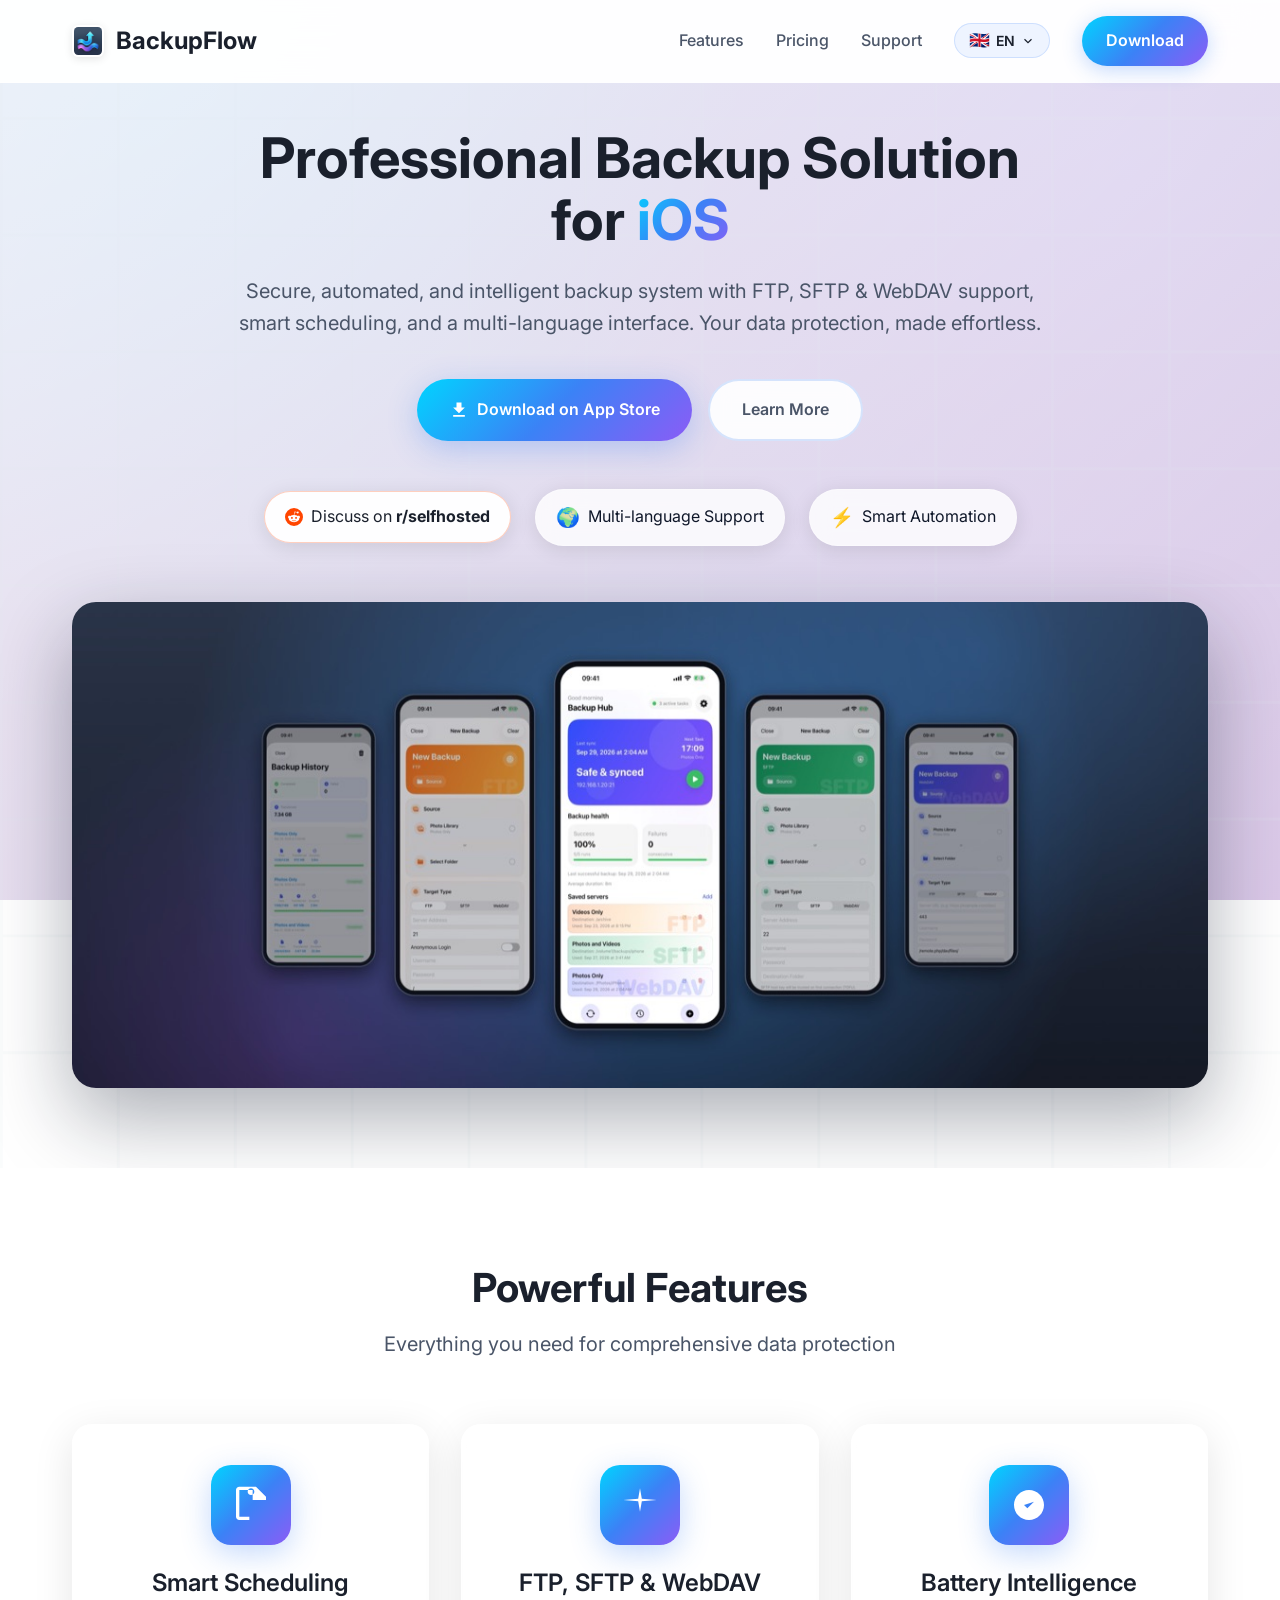
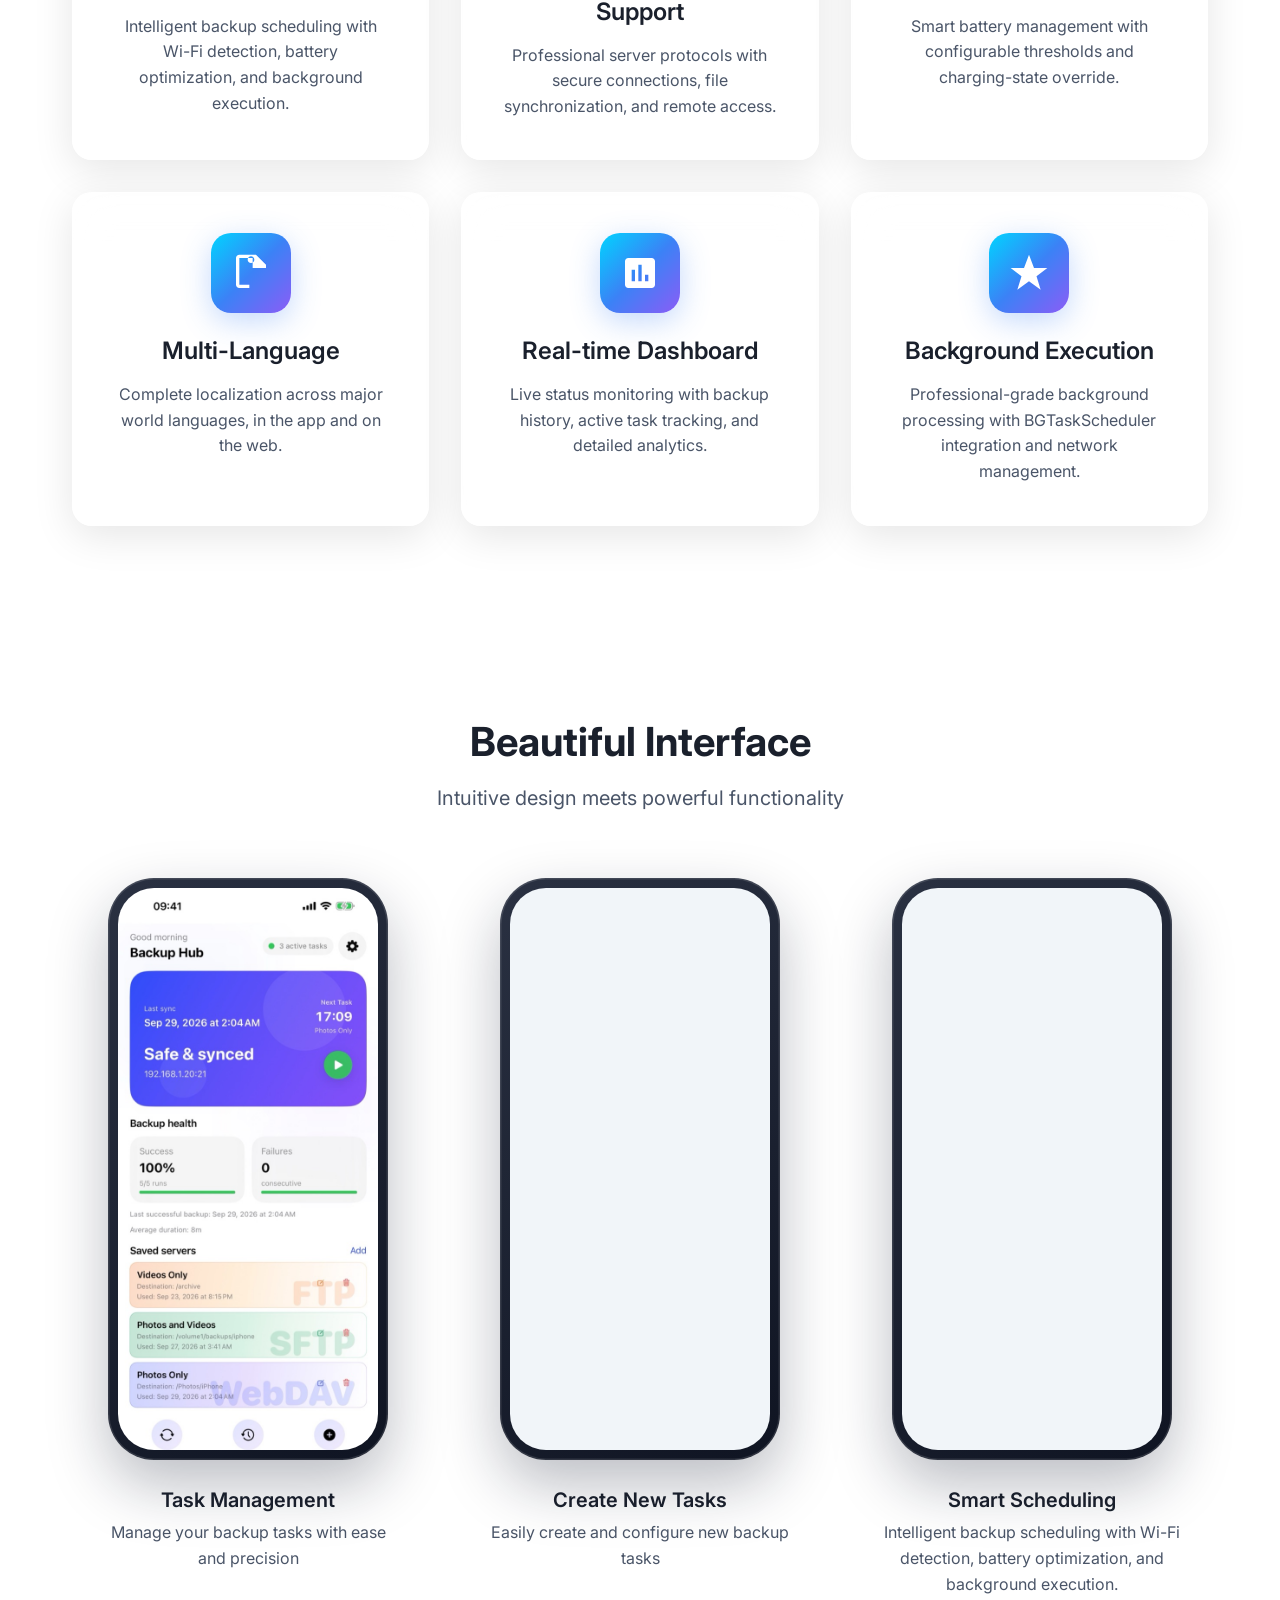
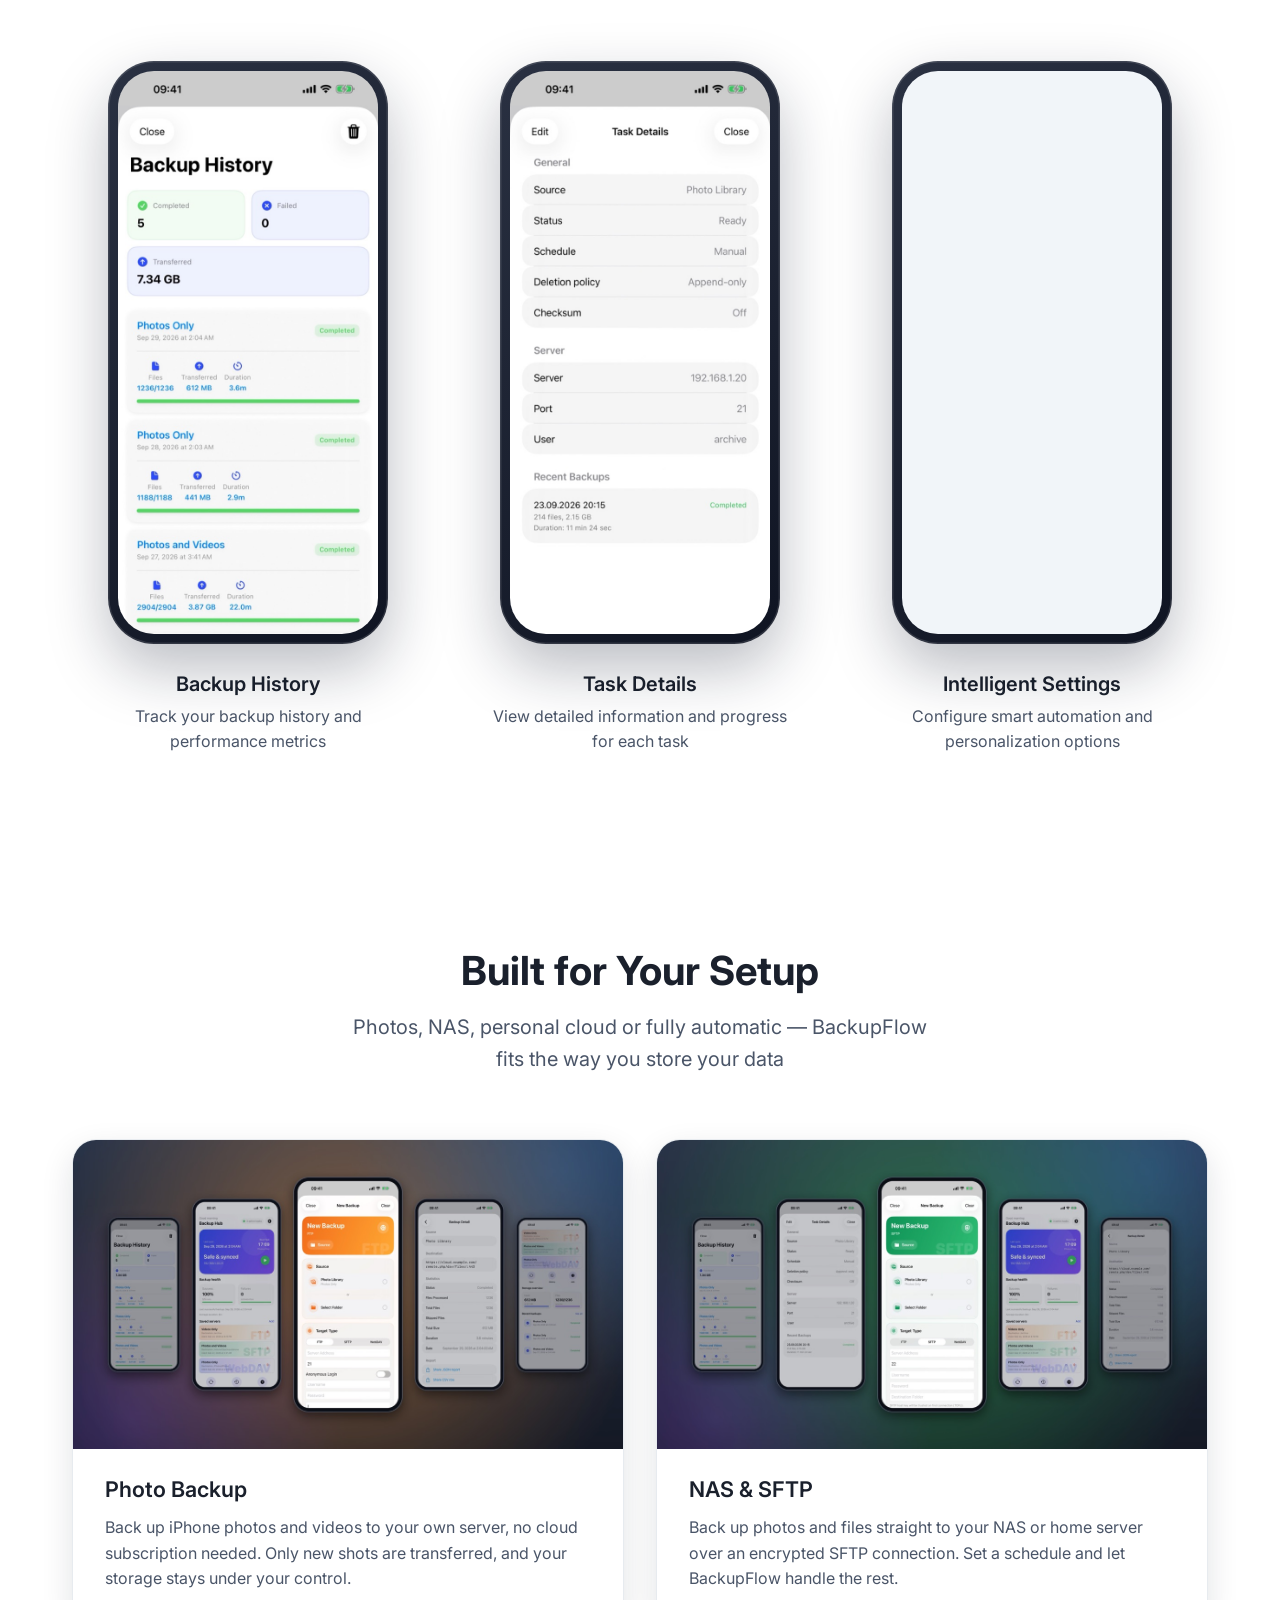
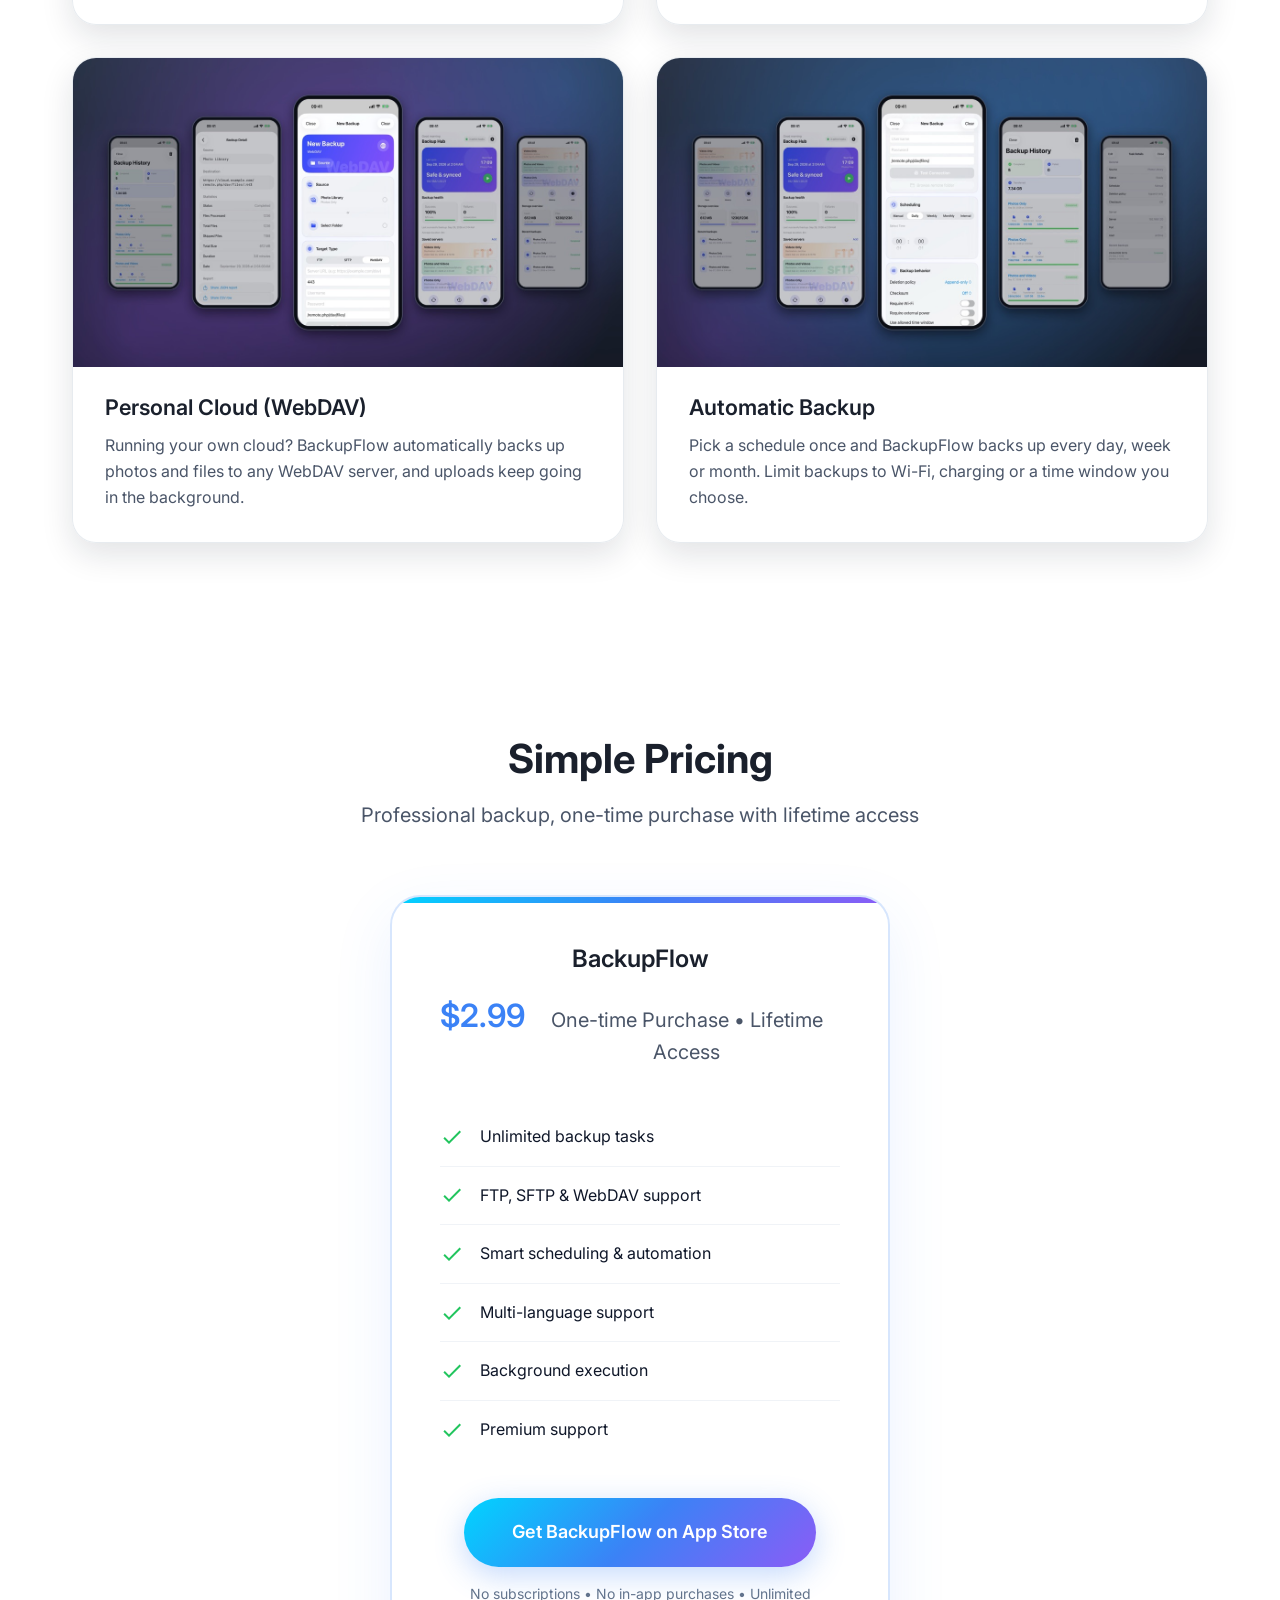
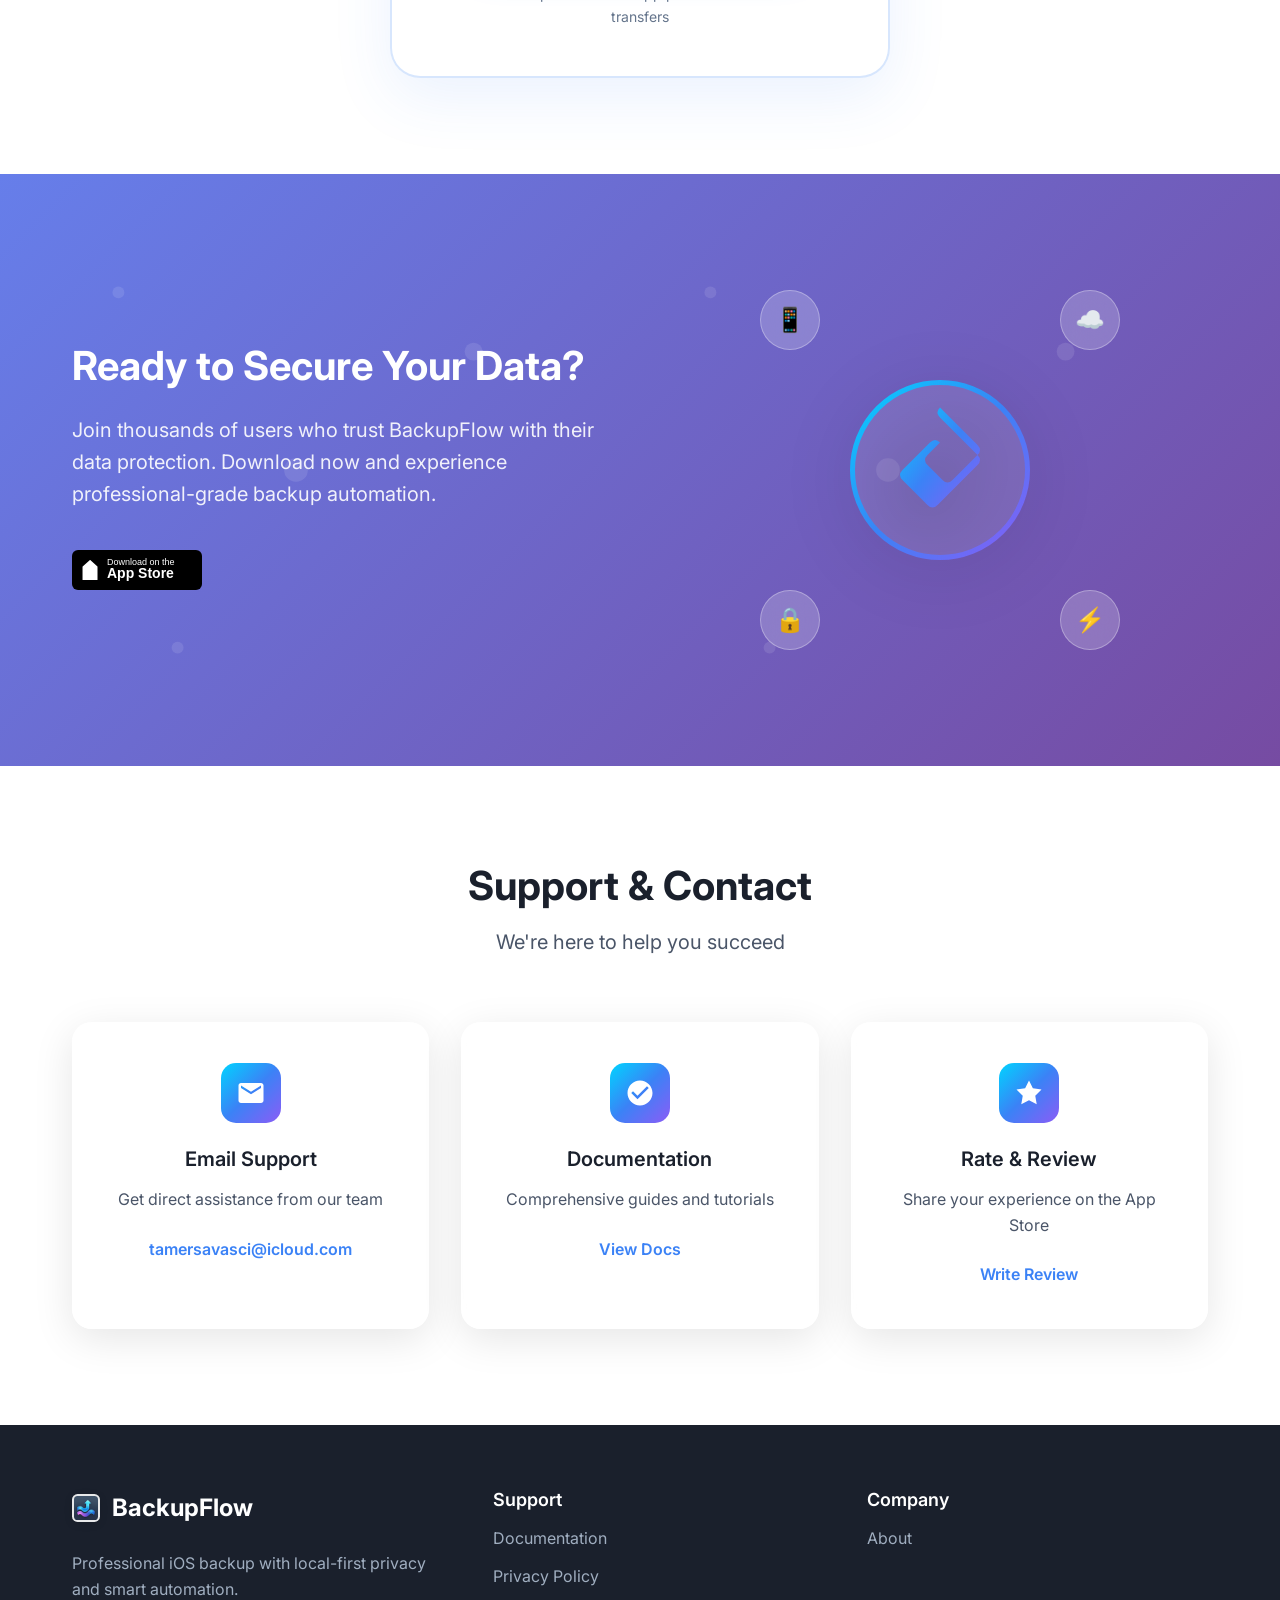
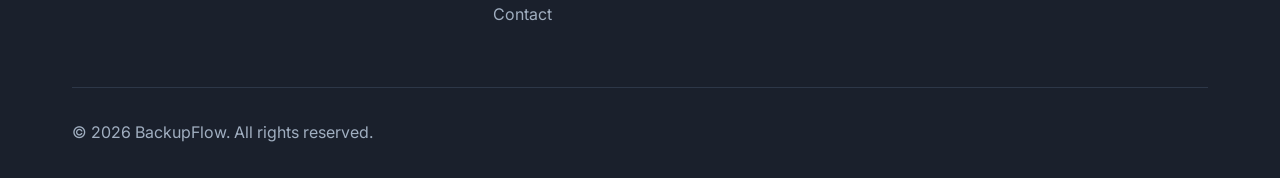
<file: index.html>
<!doctype html>
<html lang="en">
    <head>
        <meta charset="UTF-8" />
        <meta name="viewport" content="width=device-width, initial-scale=1.0" />
        <title>BackupFlow – iOS Photo & File Backup to NAS, SFTP, WebDAV & FTP</title>
        <meta
            name="description"
            content="Automatically back up iPhone & iPad photos, videos (HEIC/RAW/MOV) and files directly to your NAS (Synology, QNAP, TrueNAS), Nextcloud, ownCloud or home server via SFTP, WebDAV and FTP. One-time purchase — no subscriptions, no in-app purchases."
        />
        <meta
            name="keywords"
            content="iOS photo backup, NAS backup iPhone, Synology photo backup, Nextcloud WebDAV iOS, SFTP backup iPhone, FTP backup, TrueNAS, QNAP, self-hosted photo sync, local cloud backup, BackupFlow"
        />
        <meta name="author" content="Tamer Savaşcı" />
        <meta name="robots" content="index, follow" />
        <meta name="theme-color" content="#3B82F6" />
        <meta name="apple-itunes-app" content="app-id=6753620051" />

        <!-- Open Graph / Facebook -->
        <meta property="og:type" content="website" />
        <meta property="og:url" content="https://tsavasci.github.io/BackupFlowWeb/" />
        <meta
            property="og:title"
            content="BackupFlow – Private iOS Photo & File Backup to NAS (SFTP, WebDAV, FTP)"
        />
        <meta
            property="og:description"
            content="Back up iPhone photos and files directly to your Synology, Nextcloud, TrueNAS or home server via SFTP, WebDAV & FTP. Smart Year/Month folders, original HEIC/RAW support. One-time purchase — no subscriptions, no in-app purchases."
        />
        <meta
            property="og:image"
            content="https://tsavasci.github.io/BackupFlowWeb/assets/og-image.jpg"
        />
        <meta property="og:site_name" content="BackupFlow" />
        <meta property="og:locale" content="en_US" />

        <!-- Twitter Card -->
        <meta property="twitter:card" content="summary_large_image" />
        <meta
            property="twitter:url"
            content="https://tsavasci.github.io/BackupFlowWeb/"
        />
        <meta
            property="twitter:title"
            content="BackupFlow – Private iOS Photo & File Backup to NAS (SFTP, WebDAV, FTP)"
        />
        <meta
            property="twitter:description"
            content="Back up iPhone photos and files directly to your Synology, Nextcloud, TrueNAS or home server via SFTP, WebDAV & FTP. One-time purchase — no subscriptions, no in-app purchases."
        />
        <meta
            property="twitter:image"
            content="https://tsavasci.github.io/BackupFlowWeb/assets/og-image.jpg"
        />

        <!-- Structured Data (Schema.org SoftwareApplication) -->
        <script type="application/ld+json">
        {
          "@context": "https://schema.org",
          "@type": "SoftwareApplication",
          "name": "BackupFlow",
          "operatingSystem": "iOS 17.0 or later",
          "applicationCategory": "UtilitiesApplication",
          "downloadUrl": "https://apps.apple.com/app/backupflow/id6753620051",
          "offers": {
            "@type": "Offer",
            "price": "0.00",
            "priceCurrency": "USD"
          },
          "description": "Privacy-first iOS photo, video and file backup app supporting SFTP (SSH), WebDAV (HTTPS) and FTP to personal NAS servers and Nextcloud."
        }
        </script>

        <!-- iOS Safari -->
        <meta name="apple-mobile-web-app-capable" content="yes" />
        <meta name="apple-mobile-web-app-status-bar-style" content="default" />
        <meta name="apple-mobile-web-app-title" content="BackupFlow" />

        <!-- Windows -->
        <meta name="msapplication-TileColor" content="#3B82F6" />
        <link rel="stylesheet" href="styles.css" />
        <link rel="preconnect" href="https://fonts.googleapis.com" />
        <link rel="preconnect" href="https://fonts.gstatic.com" crossorigin />
        <link
            href="https://fonts.googleapis.com/css2?family=Inter:wght@300;400;500;600;700&display=swap"
            rel="stylesheet"
        />
        <link rel="icon" type="image/svg+xml" href="favicon.svg" />
        <link rel="canonical" href="https://tsavasci.github.io/BackupFlowWeb/" />
    </head>
    <body>
        <a href="#main-content" class="skip-link" data-i18n="misc.skipLink">Skip to content</a>
        <!-- Navigation -->
        <nav class="navbar">
            <div class="nav-container">
                <div class="nav-logo">
                    <div class="logo-icon">
                        <img src="web_logo.png" alt="BackupFlow Logo" class="logo-image" />
                    </div>
                    <span class="logo-text">BackupFlow</span>
                </div>
                <div class="nav-menu" id="nav-menu">
                    <a class="nav-link" href="#features" data-i18n="nav.features">Features</a>
                    <a class="nav-link" href="#pricing" data-i18n="nav.pricing">Pricing</a>
                    <a class="nav-link" href="#support" data-i18n="nav.support">Support</a>
                    <div class="lang-switcher" id="lang-switcher">
                        <button
                            type="button"
                            class="lang-toggle"
                            id="lang-toggle"
                            aria-haspopup="listbox"
                            aria-expanded="false"
                            aria-controls="lang-menu"
                        >
                            <span class="lang-flag" id="lang-current-flag">🇬🇧</span>
                            <span class="lang-code" id="lang-current-code">EN</span>
                            <svg class="lang-caret" viewBox="0 0 24 24" fill="none" stroke="currentColor" stroke-width="2">
                                <path d="M6 9l6 6 6-6" />
                            </svg>
                        </button>
                        <ul class="lang-menu" id="lang-menu" role="listbox" aria-label="Language"></ul>
                    </div>
                    <a class="nav-link download-btn" href="#download" data-i18n="nav.download">Download</a>
                </div>
                <button
                    type="button"
                    class="nav-toggle"
                    aria-label="Toggle navigation"
                    data-i18n-attr="aria-label:misc.toggleNav"
                    aria-controls="nav-menu"
                    aria-expanded="false"
                >
                    <span></span>
                    <span></span>
                    <span></span>
                </button>
            </div>
        </nav>

        <main id="main-content">
        <!-- Hero Section -->
        <section class="hero">
            <div class="hero-container">
                <div class="hero-content">
                    <h1 class="hero-title" data-i18n-html="hero.title">
                        Professional Backup Solution for
                        <span class="gradient-text">iOS</span>
                    </h1>
                    <p class="hero-subtitle" data-i18n="hero.subtitle">
                        Secure, automated, and intelligent backup system with
                        FTP, SFTP &amp; WebDAV support, smart scheduling, and multi-language
                        interface. Your data protection made effortless.
                    </p>
                    <div class="hero-buttons">
                        <a href="#download" class="btn btn-primary">
                            <svg
                                class="btn-icon"
                                viewBox="0 0 24 24"
                                fill="currentColor"
                            >
                                <path
                                    d="M5 20h14v-2H5v2zM19 9h-4V3H9v6H5l7 7 7-7z"
                                />
                            </svg>
                            <span data-i18n="hero.btnPrimary">Download on App Store</span>
                        </a>
                        <a href="#features" class="btn btn-secondary" data-i18n="hero.btnSecondary"
                            >Learn More</a
                        >
                    </div>
                    <div class="hero-badges">
                        <a
                            href="https://www.reddit.com/r/selfhosted/comments/1izk3u0/ios_backupflow_099_onetime_purchase_app_to/"
                            target="_blank"
                            rel="noopener noreferrer"
                            class="badge badge-reddit"
                            title="Discuss on r/selfhosted"
                        >
                            <span class="badge-icon">
                                <svg width="18" height="18" viewBox="0 0 24 24">
                                    <path d="M12 0A12 12 0 0 0 0 12a12 12 0 0 0 12 12 12 12 0 0 0 12-12A12 12 0 0 0 12 0zm5.01 4.744c.688 0 1.25.561 1.25 1.249a1.25 1.25 0 0 1-2.498.056l-2.597-.547-.8 3.747c1.824.07 3.48.632 4.674 1.488.308-.309.73-.491 1.207-.491.968 0 1.754.786 1.754 1.754 0 .716-.435 1.333-1.01 1.614a3.111 3.111 0 0 1 .042.52c0 2.694-3.13 4.87-7.004 4.87-3.874 0-7.004-2.176-7.004-4.87 0-.183.015-.366.043-.534A1.748 1.748 0 0 1 4.028 12c0-.968.786-1.754 1.754-1.754.463 0 .898.196 1.207.49 1.207-.883 2.878-1.43 4.744-1.487l.885-4.182a.342.342 0 0 1 .14-.197.35.35 0 0 1 .238-.042l2.906.617a1.214 1.214 0 0 1 1.108-.703zM9.25 12C8.561 12 8 12.562 8 13.25c0 .687.561 1.248 1.25 1.248.687 0 1.248-.561 1.248-1.249 0-.688-.561-1.249-1.249-1.249zm5.5 0c-.687 0-1.248.561-1.248 1.25 0 .687.561 1.248 1.249 1.248.688 0 1.249-.561 1.249-1.249 0-.687-.562-1.249-1.25-1.249zm-4.723 4.062a.343.343 0 0 0-.244.587c.725.727 1.834.984 2.217.984.383 0 1.492-.257 2.217-.984a.343.343 0 0 0-.485-.486c-.523.524-1.353.727-1.732.727-.378 0-1.21-.203-1.732-.727a.34.34 0 0 0-.241-.101z"/>
                                </svg>
                            </span>
                            <span>Discuss on <strong>r/selfhosted</strong></span>
                        </a>
                        <div class="badge">
                            <span class="badge-icon">🌍</span>
                            <span data-i18n="hero.badges.0">Multi-language Support</span>
                        </div>
                        <div class="badge">
                            <span class="badge-icon">⚡</span>
                            <span data-i18n="hero.badges.1">Smart Automation</span>
                        </div>
                    </div>
                </div>
                <div class="hero-visual">
                    <!-- Localized App Store banner; {lang} is replaced by script.js -->
                    <img
                        src="assets/banners/hero-en.jpg"
                        srcset="assets/banners/hero-en-1200.jpg 1200w, assets/banners/hero-en.jpg 2400w"
                        sizes="(max-width: 1240px) 100vw, 1200px"
                        data-lang-src="assets/banners/hero-{lang}.jpg"
                        data-lang-srcset="assets/banners/hero-{lang}-1200.jpg 1200w, assets/banners/hero-{lang}.jpg 2400w"
                        width="2400"
                        height="1029"
                        alt="BackupFlow app screens: dashboard, FTP, SFTP and WebDAV backups, backup history"
                        class="hero-banner"
                        fetchpriority="high"
                    />
                </div>
            </div>
        </section>

        <!-- Features Section -->
        <section id="features" class="features">
            <div class="container">
                <div class="section-header">
                    <h2 class="section-title" data-i18n="features.title">Powerful Features</h2>
                    <p class="section-subtitle" data-i18n="features.subtitle">
                        Everything you need for comprehensive data protection
                    </p>
                </div>
                <div class="features-grid">
                    <div class="feature-card">
                        <div class="feature-icon">
                            <svg viewBox="0 0 24 24" fill="currentColor">
                                <path
                                    d="M12 2C13.1 2 14 2.9 14 4C14 5.1 13.1 6 12 6C10.9 6 10 5.1 10 4C10 2.9 10.9 2 12 2ZM21 9V7L15 1H5C3.89 1 3 1.89 3 3V19C3 20.1 3.9 21 5 21H11V19H5V3H13V9H21Z"
                                />
                            </svg>
                        </div>
                        <h3 class="feature-title" data-i18n="features.items.0.title">Smart Scheduling</h3>
                        <p class="feature-description" data-i18n="features.items.0.desc">
                            Intelligent backup scheduling with WiFi detection,
                            battery optimization, and background execution.
                        </p>
                    </div>

                    <div class="feature-card">
                        <div class="feature-icon">
                            <svg viewBox="0 0 24 24" fill="currentColor">
                                <path
                                    d="M12 2L13.09 8.26L22 9L13.09 9.74L12 16L10.91 9.74L2 9L10.91 8.26L12 2Z"
                                />
                            </svg>
                        </div>
                        <h3 class="feature-title" data-i18n="features.items.1.title">FTP, SFTP &amp; WebDAV Support</h3>
                        <p class="feature-description" data-i18n="features.items.1.desc">
                            Professional server protocols with secure
                            connections, file synchronization, and remote
                            access.
                        </p>
                    </div>

                    <div class="feature-card">
                        <div class="feature-icon">
                            <svg viewBox="0 0 24 24" fill="currentColor">
                                <path
                                    d="M9 12L11 14L15 10M21 12C21 16.97 16.97 21 12 21C7.03 21 3 16.97 3 12C3 7.03 7.03 3 12 3C16.97 3 21 7.03 21 12Z"
                                />
                            </svg>
                        </div>
                        <h3 class="feature-title" data-i18n="features.items.2.title">Battery Intelligence</h3>
                        <p class="feature-description" data-i18n="features.items.2.desc">
                            Smart battery management with configurable
                            thresholds and charging state override
                            functionality.
                        </p>
                    </div>

                    <div class="feature-card">
                        <div class="feature-icon">
                            <svg viewBox="0 0 24 24" fill="currentColor">
                                <path
                                    d="M12 2C13.1 2 14 2.9 14 4C14 5.1 13.1 6 12 6C10.9 6 10 5.1 10 4C10 2.9 10.9 2 12 2M21 9V7L15 1H5C3.89 1 3 1.89 3 3V19C3 20.1 3.9 21 5 21H11V19H5V3H13V9H21Z"
                                />
                            </svg>
                        </div>
                        <h3 class="feature-title" data-i18n="features.items.3.title">Multi-Language</h3>
                        <p class="feature-description" data-i18n="features.items.3.desc">
                            Complete localization across major world languages,
                            in the app and on the web.
                        </p>
                    </div>

                    <div class="feature-card">
                        <div class="feature-icon">
                            <svg viewBox="0 0 24 24" fill="currentColor">
                                <path
                                    d="M19 3H5C3.9 3 3 3.9 3 5V19C3 20.1 3.9 21 5 21H19C20.1 21 21 20.1 21 19V5C21 3.9 20.1 3 19 3ZM9 17H7V10H9V17ZM13 17H11V7H13V17ZM17 17H15V13H17V17Z"
                                />
                            </svg>
                        </div>
                        <h3 class="feature-title" data-i18n="features.items.4.title">Real-time Dashboard</h3>
                        <p class="feature-description" data-i18n="features.items.4.desc">
                            Live status monitoring with backup history, active
                            task tracking, and comprehensive analytics.
                        </p>
                    </div>

                    <div class="feature-card">
                        <div class="feature-icon">
                            <svg viewBox="0 0 24 24" fill="currentColor">
                                <path
                                    d="M12 1L9 9L1 9L7.5 14L5 22L12 17L19 22L16.5 14L23 9L15 9L12 1Z"
                                />
                            </svg>
                        </div>
                        <h3 class="feature-title" data-i18n="features.items.5.title">Background Execution</h3>
                        <p class="feature-description" data-i18n="features.items.5.desc">
                            Professional-grade background processing with
                            BGTaskScheduler integration and network management.
                        </p>
                    </div>
                </div>
            </div>
        </section>

        <!-- Screenshots Section -->
        <section class="screenshots">
            <div class="container">
                <div class="section-header">
                    <h2 class="section-title" data-i18n="screenshots.title">Beautiful Interface</h2>
                    <p class="section-subtitle" data-i18n="screenshots.subtitle">
                        Intuitive design meets powerful functionality
                    </p>
                </div>
                <div class="screenshots-grid">
                    <figure class="screenshot-card">
                        <div class="device-frame">
                            <img
                                src="assets/screens/en/1.jpg"
                                data-lang-src="assets/screens/{lang}/1.jpg"
                                width="600"
                                height="1298"
                                alt="BackupFlow dashboard with backup health and saved servers"
                                class="screenshot-image"
                                loading="lazy"
                                decoding="async"
                            />
                        </div>
                        <figcaption>
                            <h4 data-i18n="screenshots.items.0.title">Task Management</h4>
                            <p data-i18n="screenshots.items.0.desc">Manage your backup tasks with ease and precision</p>
                        </figcaption>
                    </figure>
                    <figure class="screenshot-card">
                        <div class="device-frame">
                            <img
                                src="assets/screens/en/6.jpg"
                                data-lang-src="assets/screens/{lang}/6.jpg"
                                width="600"
                                height="1298"
                                alt="Creating a new FTP backup task"
                                class="screenshot-image"
                                loading="lazy"
                                decoding="async"
                            />
                        </div>
                        <figcaption>
                            <h4 data-i18n="screenshots.items.1.title">Create New Tasks</h4>
                            <p data-i18n="screenshots.items.1.desc">Easily create and configure new backup tasks</p>
                        </figcaption>
                    </figure>
                    <figure class="screenshot-card">
                        <div class="device-frame">
                            <img
                                src="assets/screens/en/9.jpg"
                                data-lang-src="assets/screens/{lang}/9.jpg"
                                width="600"
                                height="1298"
                                alt="Scheduling and backup behavior options"
                                class="screenshot-image"
                                loading="lazy"
                                decoding="async"
                            />
                        </div>
                        <figcaption>
                            <h4 data-i18n="features.items.0.title">Smart Scheduling</h4>
                            <p data-i18n="features.items.0.desc">Intelligent backup scheduling with WiFi detection, battery optimization, and background execution.</p>
                        </figcaption>
                    </figure>
                    <figure class="screenshot-card">
                        <div class="device-frame">
                            <img
                                src="assets/screens/en/3.jpg"
                                data-lang-src="assets/screens/{lang}/3.jpg"
                                width="600"
                                height="1298"
                                alt="Backup history with transfer statistics"
                                class="screenshot-image"
                                loading="lazy"
                                decoding="async"
                            />
                        </div>
                        <figcaption>
                            <h4 data-i18n="screenshots.items.4.title">Backup History</h4>
                            <p data-i18n="screenshots.items.4.desc">Track your backup history and performance metrics</p>
                        </figcaption>
                    </figure>
                    <figure class="screenshot-card">
                        <div class="device-frame">
                            <img
                                src="assets/screens/en/5.jpg"
                                data-lang-src="assets/screens/{lang}/5.jpg"
                                width="600"
                                height="1298"
                                alt="Task details with server and schedule information"
                                class="screenshot-image"
                                loading="lazy"
                                decoding="async"
                            />
                        </div>
                        <figcaption>
                            <h4 data-i18n="screenshots.items.3.title">Task Details</h4>
                            <p data-i18n="screenshots.items.3.desc">View detailed information and progress for each task</p>
                        </figcaption>
                    </figure>
                    <figure class="screenshot-card">
                        <div class="device-frame">
                            <img
                                src="assets/screens/en/10.jpg"
                                data-lang-src="assets/screens/{lang}/10.jpg"
                                width="600"
                                height="1298"
                                alt="Settings screen"
                                class="screenshot-image"
                                loading="lazy"
                                decoding="async"
                            />
                        </div>
                        <figcaption>
                            <h4 data-i18n="screenshots.items.2.title">Intelligent Settings</h4>
                            <p data-i18n="screenshots.items.2.desc">Configure smart automation and personalization options</p>
                        </figcaption>
                    </figure>
                </div>
            </div>
        </section>

        <!-- Use Cases Section -->
        <section id="use-cases" class="use-cases">
            <div class="container">
                <div class="section-header">
                    <h2 class="section-title" data-i18n="useCases.title">Built for Your Setup</h2>
                    <p class="section-subtitle" data-i18n="useCases.subtitle">
                        Photos, NAS, personal cloud or fully automatic — BackupFlow fits the way you store your data
                    </p>
                </div>
                <div class="use-cases-grid">
                    <article class="use-case-card">
                        <img
                            src="assets/usecases/1-en.jpg"
                            data-lang-src="assets/usecases/1-{lang}.jpg"
                            width="1200"
                            height="675"
                            alt=""
                            class="use-case-image"
                            loading="lazy"
                            decoding="async"
                        />
                        <div class="use-case-body">
                            <h3 class="use-case-title" data-i18n="useCases.items.0.title">Photo Backup</h3>
                            <p class="use-case-description" data-i18n="useCases.items.0.desc">
                                Back up iPhone photos and videos to your own server, no cloud subscription needed. Only new shots are transferred, and your storage stays under your control.
                            </p>
                        </div>
                    </article>
                    <article class="use-case-card">
                        <img
                            src="assets/usecases/2-en.jpg"
                            data-lang-src="assets/usecases/2-{lang}.jpg"
                            width="1200"
                            height="675"
                            alt=""
                            class="use-case-image"
                            loading="lazy"
                            decoding="async"
                        />
                        <div class="use-case-body">
                            <h3 class="use-case-title" data-i18n="useCases.items.1.title">NAS & SFTP</h3>
                            <p class="use-case-description" data-i18n="useCases.items.1.desc">
                                Back up photos and files straight to your NAS or home server over an encrypted SFTP connection. Set a schedule and let BackupFlow handle the rest.
                            </p>
                        </div>
                    </article>
                    <article class="use-case-card">
                        <img
                            src="assets/usecases/3-en.jpg"
                            data-lang-src="assets/usecases/3-{lang}.jpg"
                            width="1200"
                            height="675"
                            alt=""
                            class="use-case-image"
                            loading="lazy"
                            decoding="async"
                        />
                        <div class="use-case-body">
                            <h3 class="use-case-title" data-i18n="useCases.items.2.title">Personal Cloud (WebDAV)</h3>
                            <p class="use-case-description" data-i18n="useCases.items.2.desc">
                                Running your own cloud? BackupFlow automatically backs up photos and files to any WebDAV server, and uploads keep going in the background.
                            </p>
                        </div>
                    </article>
                    <article class="use-case-card">
                        <img
                            src="assets/usecases/4-en.jpg"
                            data-lang-src="assets/usecases/4-{lang}.jpg"
                            width="1200"
                            height="675"
                            alt=""
                            class="use-case-image"
                            loading="lazy"
                            decoding="async"
                        />
                        <div class="use-case-body">
                            <h3 class="use-case-title" data-i18n="useCases.items.3.title">Automatic Backup</h3>
                            <p class="use-case-description" data-i18n="useCases.items.3.desc">
                                Pick a schedule once and BackupFlow backs up every day, week or month. Limit backups to Wi-Fi, charging or a time window you choose.
                            </p>
                        </div>
                    </article>
                </div>
            </div>
        </section>

        <!-- Pricing Section -->
        <section id="pricing" class="pricing">
            <div class="container">
                <div class="section-header">
                    <h2 class="section-title" data-i18n="pricing.title">Simple Pricing</h2>
                    <p class="section-subtitle" data-i18n="pricing.subtitle">
                        One-time purchase, lifetime ownership. No subscriptions or in-app purchases.
                    </p>
                </div>
                <div class="pricing-card">
                    <div class="pricing-header">
                        <h3 class="pricing-title" data-i18n="pricing.planTitle">BackupFlow</h3>
                        <div class="pricing-price">
                            <span class="price-currency">$2.99</span>
                            <span class="price-period" data-i18n="pricing.pricePeriod">One-time Purchase • Lifetime Access</span>
                        </div>
                    </div>
                    <div class="pricing-features">
                        <div class="feature-item">
                            <svg
                                class="feature-check"
                                viewBox="0 0 24 24"
                                fill="currentColor"
                            >
                                <path
                                    d="M9 16.17L4.83 12l-1.42 1.41L9 19 21 7l-1.41-1.41z"
                                />
                            </svg>
                            <span data-i18n="pricing.items.0">Unlimited backup tasks</span>
                        </div>
                        <div class="feature-item">
                            <svg
                                class="feature-check"
                                viewBox="0 0 24 24"
                                fill="currentColor"
                            >
                                <path
                                    d="M9 16.17L4.83 12l-1.42 1.41L9 19 21 7l-1.41-1.41z"
                                />
                            </svg>
                            <span data-i18n="pricing.items.1">FTP, SFTP &amp; WebDAV support</span>
                        </div>
                        <div class="feature-item">
                            <svg
                                class="feature-check"
                                viewBox="0 0 24 24"
                                fill="currentColor"
                            >
                                <path
                                    d="M9 16.17L4.83 12l-1.42 1.41L9 19 21 7l-1.41-1.41z"
                                />
                            </svg>
                            <span data-i18n="pricing.items.2">Smart scheduling & automation</span>
                        </div>
                        <div class="feature-item">
                            <svg
                                class="feature-check"
                                viewBox="0 0 24 24"
                                fill="currentColor"
                            >
                                <path
                                    d="M9 16.17L4.83 12l-1.42 1.41L9 19 21 7l-1.41-1.41z"
                                />
                            </svg>
                            <span data-i18n="pricing.items.3">Multi-language support</span>
                        </div>
                        <div class="feature-item">
                            <svg
                                class="feature-check"
                                viewBox="0 0 24 24"
                                fill="currentColor"
                            >
                                <path
                                    d="M9 16.17L4.83 12l-1.42 1.41L9 19 21 7l-1.41-1.41z"
                                />
                            </svg>
                            <span data-i18n="pricing.items.4">Background execution</span>
                        </div>
                        <div class="feature-item">
                            <svg
                                class="feature-check"
                                viewBox="0 0 24 24"
                                fill="currentColor"
                            >
                                <path
                                    d="M9 16.17L4.83 12l-1.42 1.41L9 19 21 7l-1.41-1.41z"
                                />
                            </svg>
                            <span data-i18n="pricing.items.5">Premium support</span>
                        </div>
                    </div>
                    <div class="pricing-footer">
                        <a href="#download" class="btn btn-primary btn-large" data-i18n="pricing.btn"
                            >Download Now</a
                        >
                        <p class="pricing-note" data-i18n="pricing.note">
                            No subscriptions • No in-app purchases • Unlimited transfers
                        </p>
                    </div>
                </div>
            </div>
        </section>

        <!-- Download Section -->
        <section id="download" class="download">
            <div class="container">
                <div class="download-content">
                    <div class="download-info">
                        <h2 class="download-title" data-i18n="download.title">
                            Ready to Secure Your Data?
                        </h2>
                        <p class="download-subtitle" data-i18n="download.subtitle">
                            Join thousands of users who trust BackupFlow for
                            their data protection needs. Download now and
                            experience professional-grade backup automation.
                        </p>
                        <div class="download-buttons">
                            <a href="https://apps.apple.com/us/app/backupflow/id6753620051" class="download-btn app-store" target="_blank" rel="noopener noreferrer">
                                <img
                                    src="[data-uri]"
                                    alt="Download on the App Store"
                                    data-i18n-attr="alt:download.appstoreAlt"
                                />
                            </a>
                        </div>
                    </div>
                    <div class="download-visual">
                        <div class="download-graphic">
                            <div class="floating-icon icon-1">📱</div>
                            <div class="floating-icon icon-2">☁️</div>
                            <div class="floating-icon icon-3">🔒</div>
                            <div class="floating-icon icon-4">⚡</div>
                            <div class="central-logo">
                                <svg viewBox="0 0 80 80" class="logo-large">
                                    <defs>
                                        <linearGradient
                                            id="downloadGradient"
                                            x1="0%"
                                            y1="0%"
                                            x2="100%"
                                            y2="100%"
                                        >
                                            <stop
                                                offset="0%"
                                                style="stop-color: #00d4ff"
                                            />
                                            <stop
                                                offset="50%"
                                                style="stop-color: #3b82f6"
                                            />
                                            <stop
                                                offset="100%"
                                                style="stop-color: #8b5cf6"
                                            />
                                        </linearGradient>
                                    </defs>
                                    <circle
                                        cx="40"
                                        cy="40"
                                        r="35"
                                        fill="rgba(255,255,255,0.1)"
                                        stroke="url(#downloadGradient)"
                                        stroke-width="2"
                                    />
                                    <path
                                        d="M40 15 L55 30 Q57 32 55 34 L45 44 Q43 46 41 44 L35 38 Q33 36 35 34 L40 29 Q38 27 36 29 L25 40 Q23 42 25 44 L35 54 Q37 56 39 54 L55 38 Q57 36 55 34 L40 19 Q38 17 40 15 Z"
                                        fill="url(#downloadGradient)"
                                    />
                                </svg>
                            </div>
                        </div>
                    </div>
                </div>
            </div>
        </section>

        <!-- Support Section -->
        <section id="support" class="support">
            <div class="container">
                <div class="section-header">
                    <h2 class="section-title" data-i18n="support.title">Support & Contact</h2>
                    <p class="section-subtitle" data-i18n="support.subtitle">
                        We're here to help you succeed
                    </p>
                </div>
                <div class="support-grid">
                    <div class="support-card">
                        <div class="support-icon">
                            <svg viewBox="0 0 24 24" fill="currentColor">
                                <path
                                    d="M20 4H4c-1.1 0-1.99.9-1.99 2L2 18c0 1.1.9 2 2 2h16c1.1 0 2-.9 2-2V6c0-1.1-.9-2-2-2zm0 4l-8 5-8-5V6l8 5 8-5v2z"
                                />
                            </svg>
                        </div>
                        <h3 data-i18n="support.cards.0.title">Email Support</h3>
                        <p data-i18n="support.cards.0.desc">Get direct assistance from our team</p>
                        <a
                            href="mailto:tamersavasci@icloud.com"
                            class="support-link"
                            >tamersavasci@icloud.com</a
                        >
                    </div>

                    <div class="support-card">
                        <div class="support-icon">
                            <svg viewBox="0 0 24 24" fill="currentColor">
                                <path
                                    d="M12 2C6.48 2 2 6.48 2 12s4.48 10 10 10 10-4.48 10-10S17.52 2 12 2zm-2 15l-5-5 1.41-1.41L10 14.17l7.59-7.59L19 8l-9 9z"
                                />
                            </svg>
                        </div>
                        <h3 data-i18n="support.cards.1.title">Documentation</h3>
                        <p data-i18n="support.cards.1.desc">Comprehensive guides and tutorials</p>
                        <a href="docs/" class="support-link" data-docs-link data-i18n="support.cards.1.link">View Docs</a>
                    </div>

                    <div class="support-card">
                        <div class="support-icon">
                            <svg viewBox="0 0 24 24" fill="currentColor">
                                <path
                                    d="M12 2l3.09 6.26L22 9.27l-5 4.87 1.18 6.88L12 17.77l-6.18 3.25L7 14.14 2 9.27l6.91-1.01L12 2z"
                                />
                            </svg>
                        </div>
                        <h3 data-i18n="support.cards.2.title">Rate & Review</h3>
                        <p data-i18n="support.cards.2.desc">Share your experience on the App Store</p>
                        <a href="https://apps.apple.com/app/backupflow/id6753620051?action=write-review" class="support-link" target="_blank" rel="noopener noreferrer" data-i18n="support.cards.2.link">Write Review</a>
                    </div>
                </div>
            </div>
        </section>
        </main>

        <!-- Footer -->
        <footer class="footer">
            <div class="container">
                <div class="footer-content">
                    <div class="footer-brand">
                        <div class="footer-logo">
                            <div class="logo-icon">
                                <img src="web_logo.png" alt="BackupFlow Logo" class="logo-image" />
                            </div>
                            <span class="logo-text">BackupFlow</span>
                        </div>
                        <p class="footer-description" data-i18n="footer.desc">
                            Professional iOS backup with local-first privacy and smart automation.
                        </p>
                    </div>
                    <div class="footer-links">
                        <div class="footer-column">
                            <h4 data-i18n="footer.supportHeading">Support</h4>
                            <a href="docs/" data-docs-link data-i18n="footer.docs">Documentation</a>
                            <a href="privacy-policy.html" data-i18n="footer.privacy">Privacy Policy</a>
                            <a href="mailto:tamersavasci@icloud.com" data-i18n="footer.contact">Contact</a>
                        </div>
                        <div class="footer-column">
                            <h4 data-i18n="footer.companyHeading">Company</h4>
                            <a href="#features" data-i18n="footer.about">About</a>
                        </div>
                    </div>
                </div>
                <div class="footer-bottom">
                    <p>
                        &copy; 2026 BackupFlow. <span data-i18n="footer.copyright">All rights reserved.</span>
                    </p>
                </div>
            </div>
        </footer>

        <script src="translations.js"></script>
        <script src="script.js"></script>
    </body>
</html>
</file>
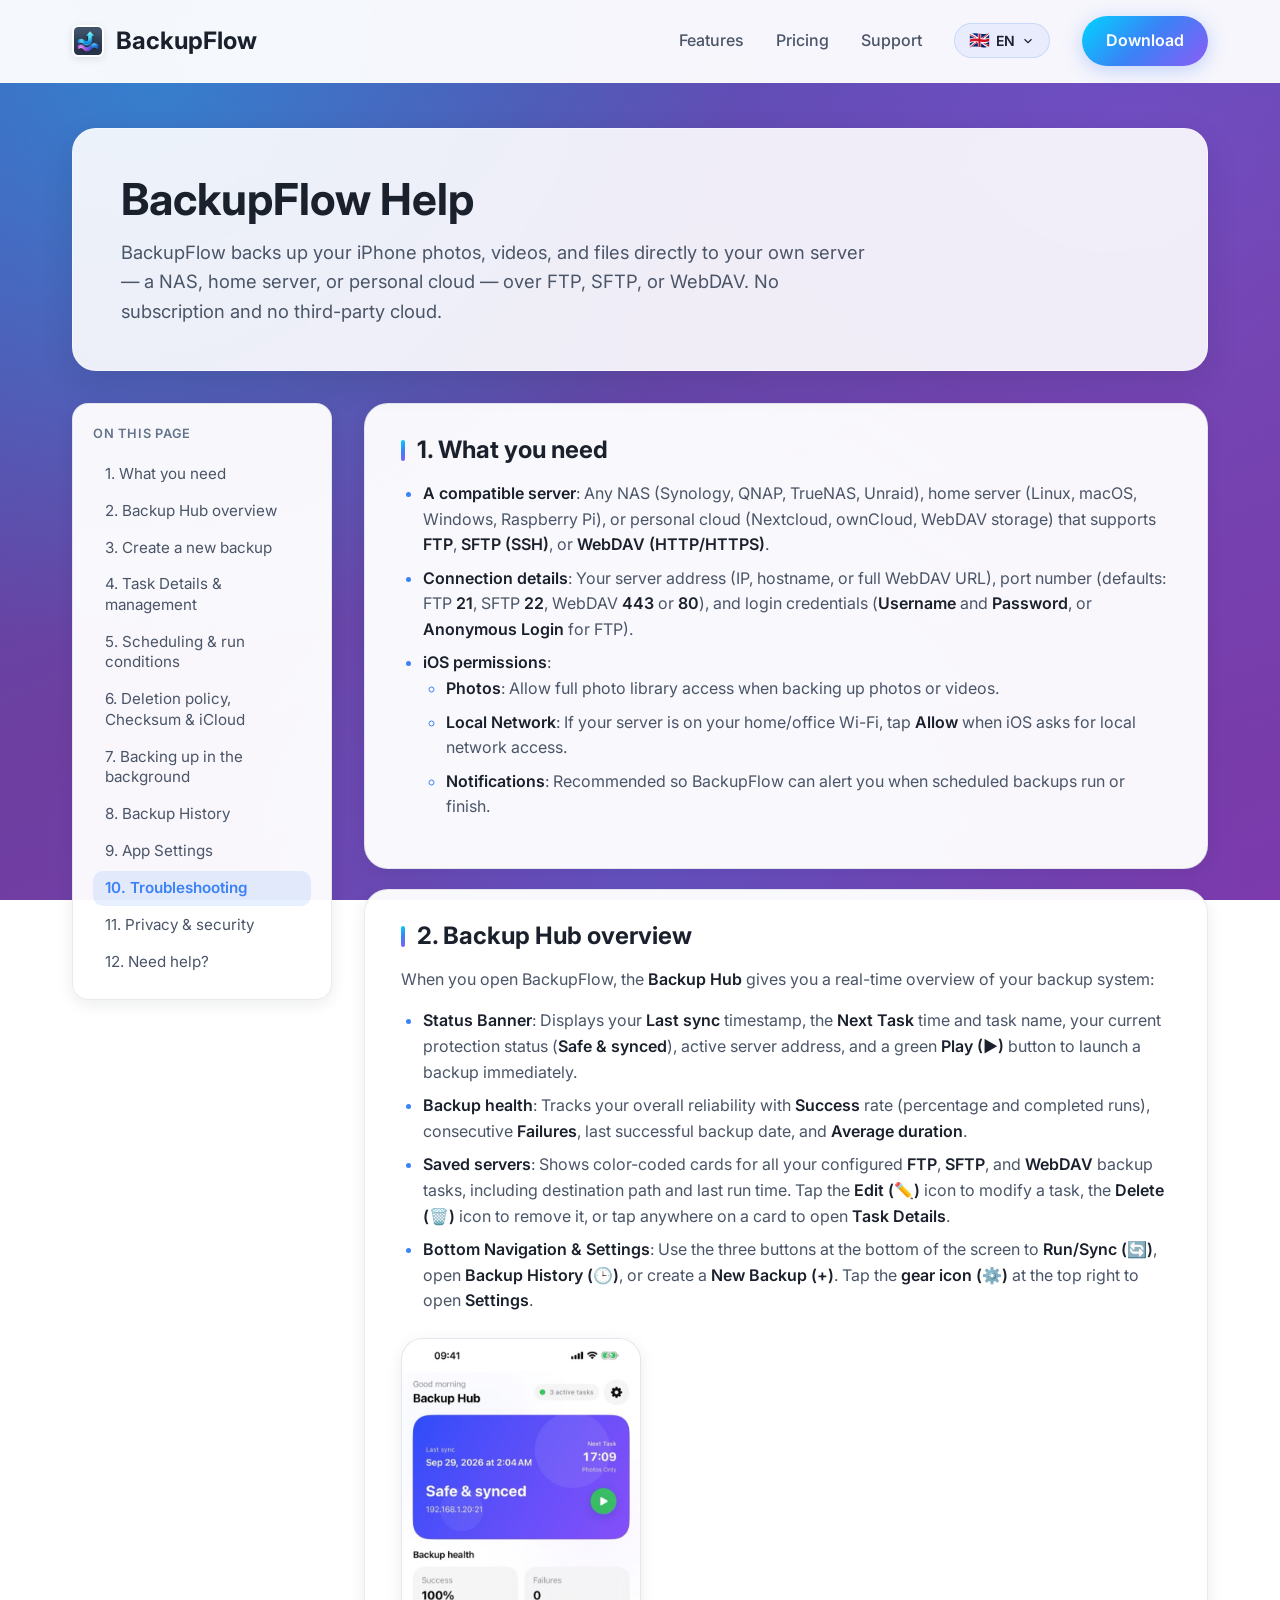
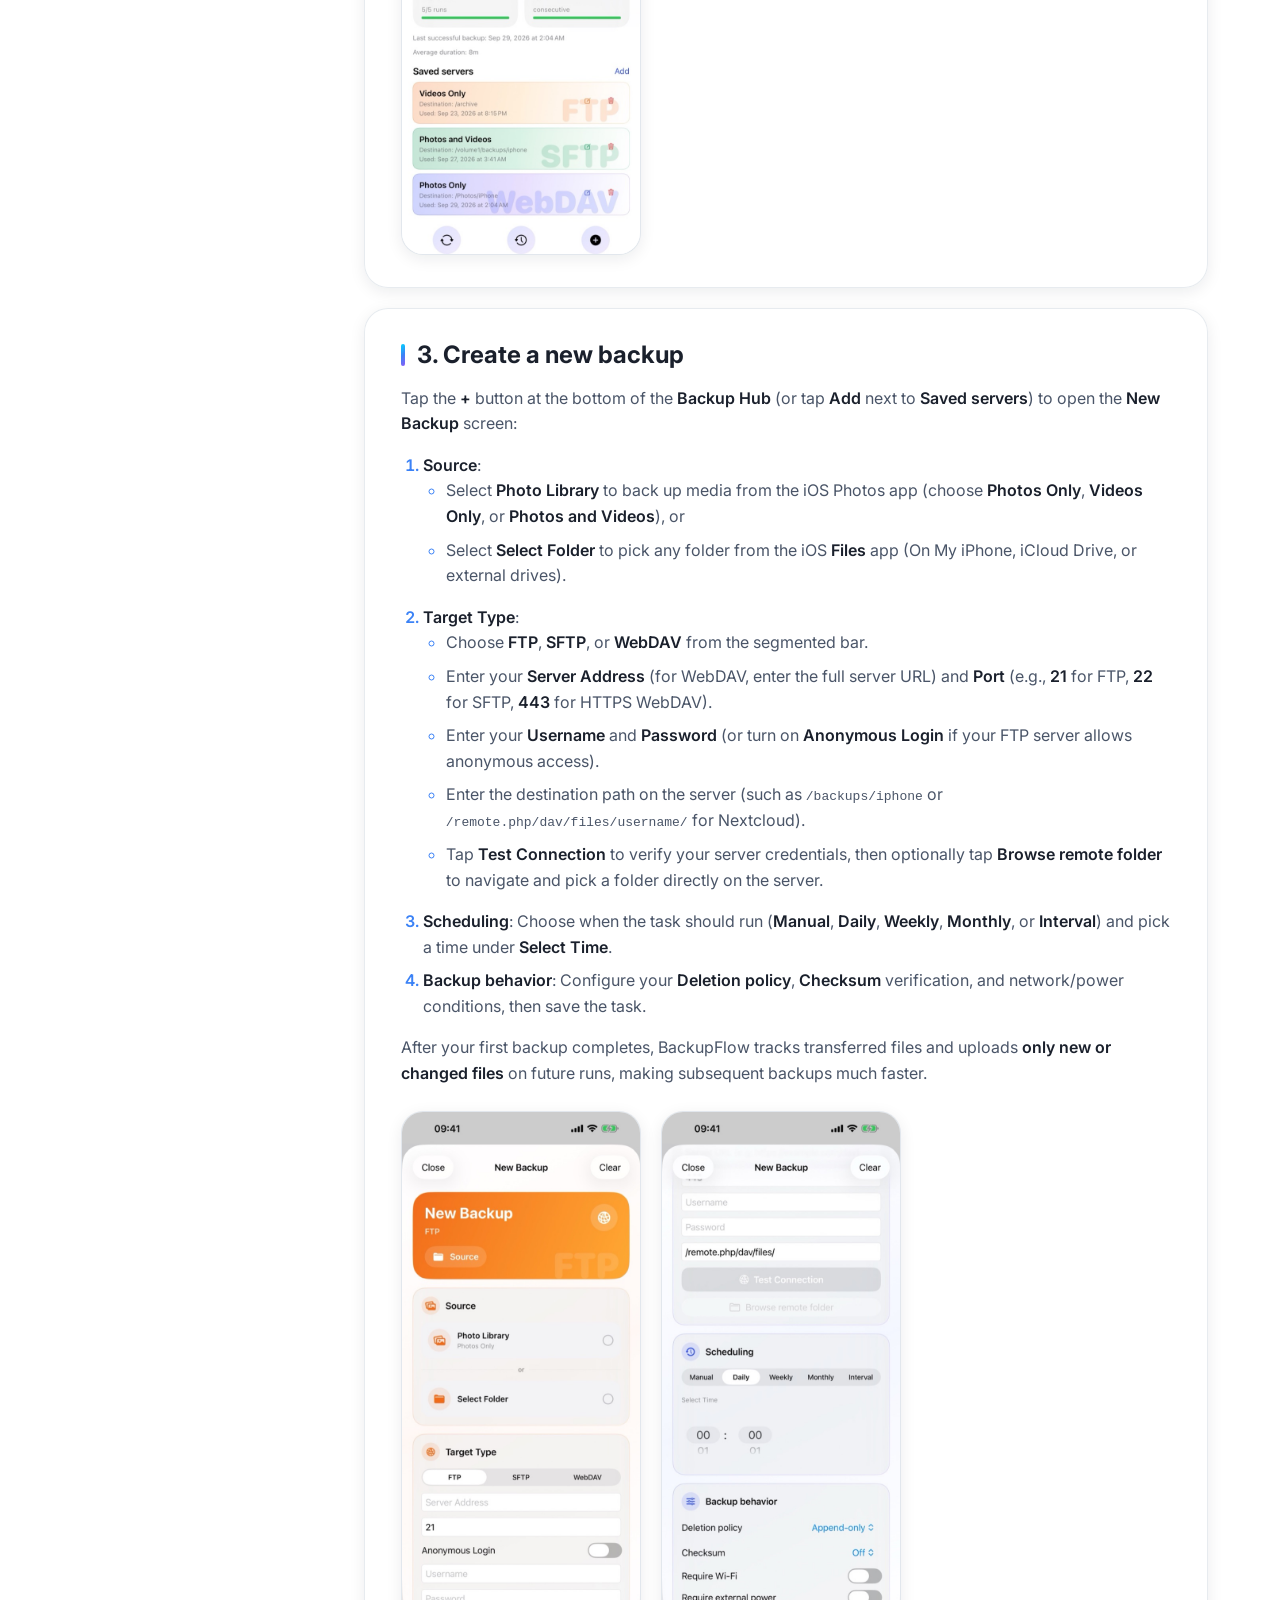
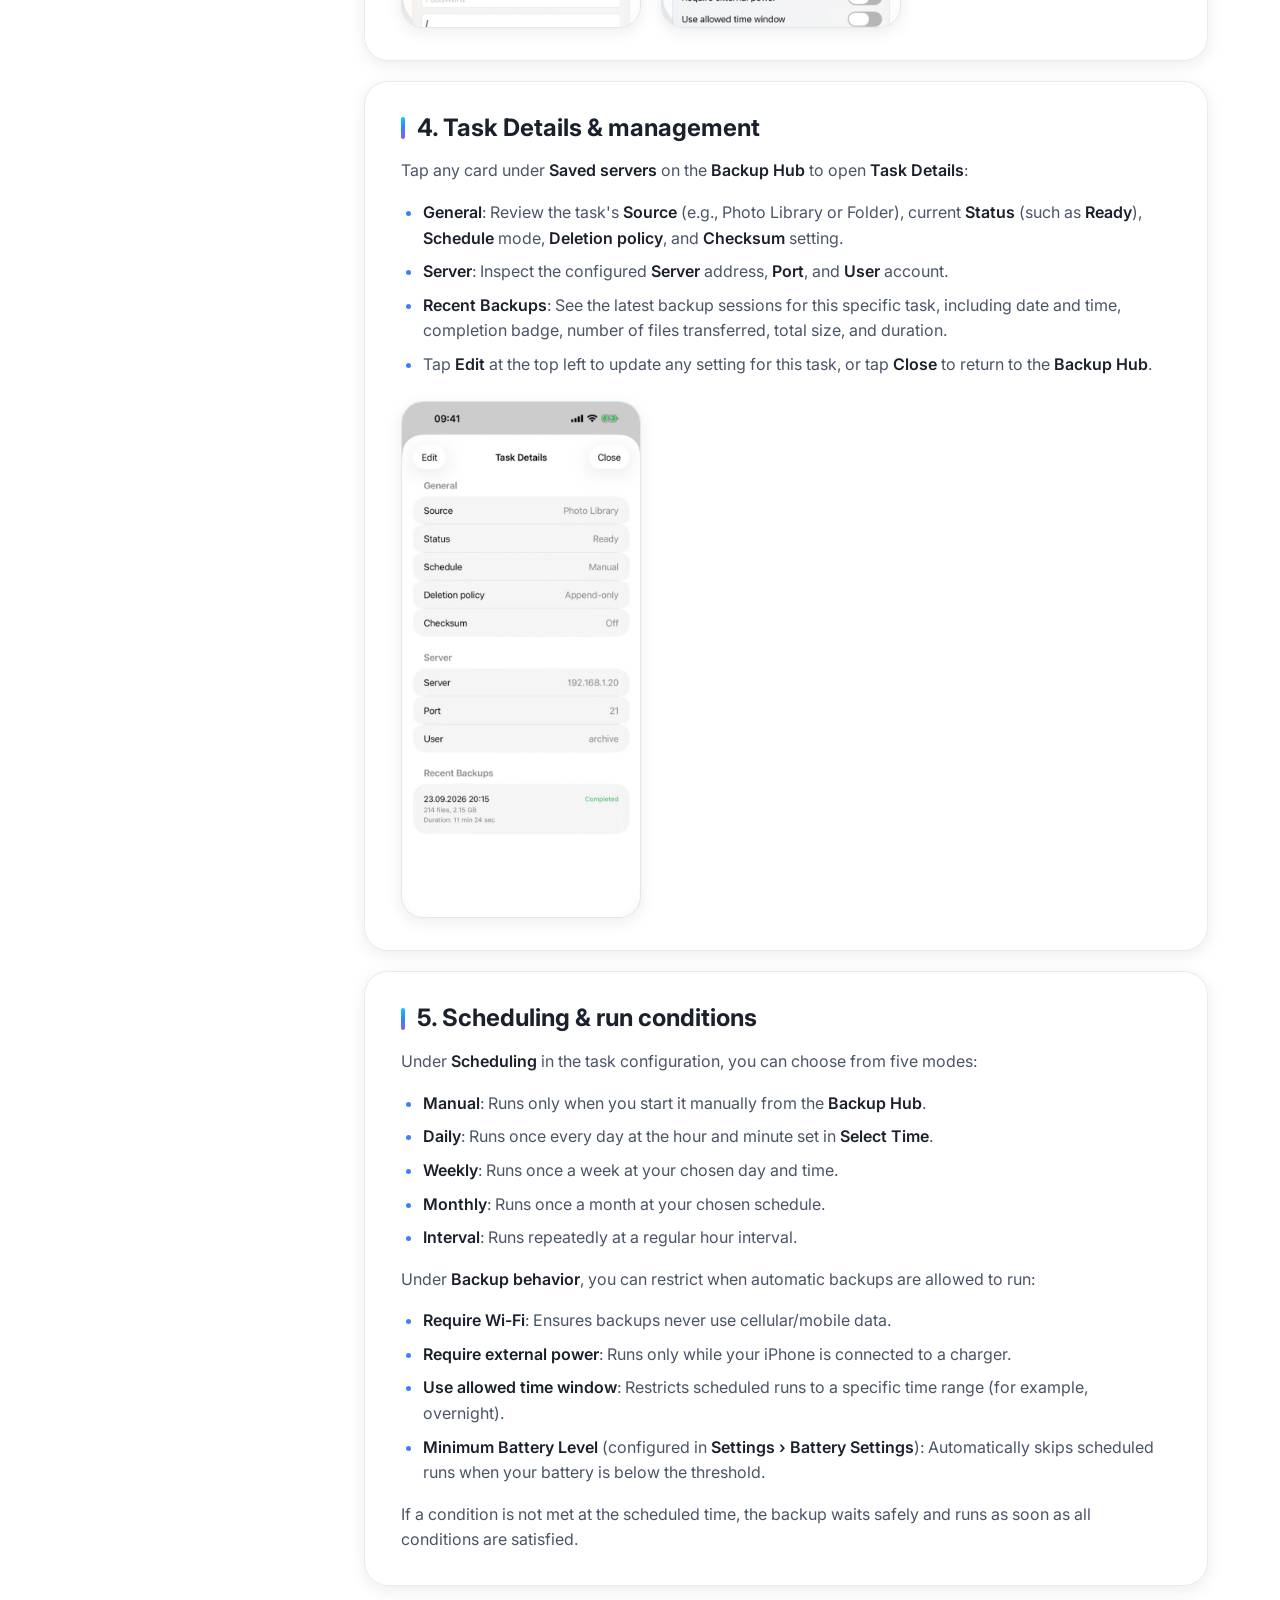
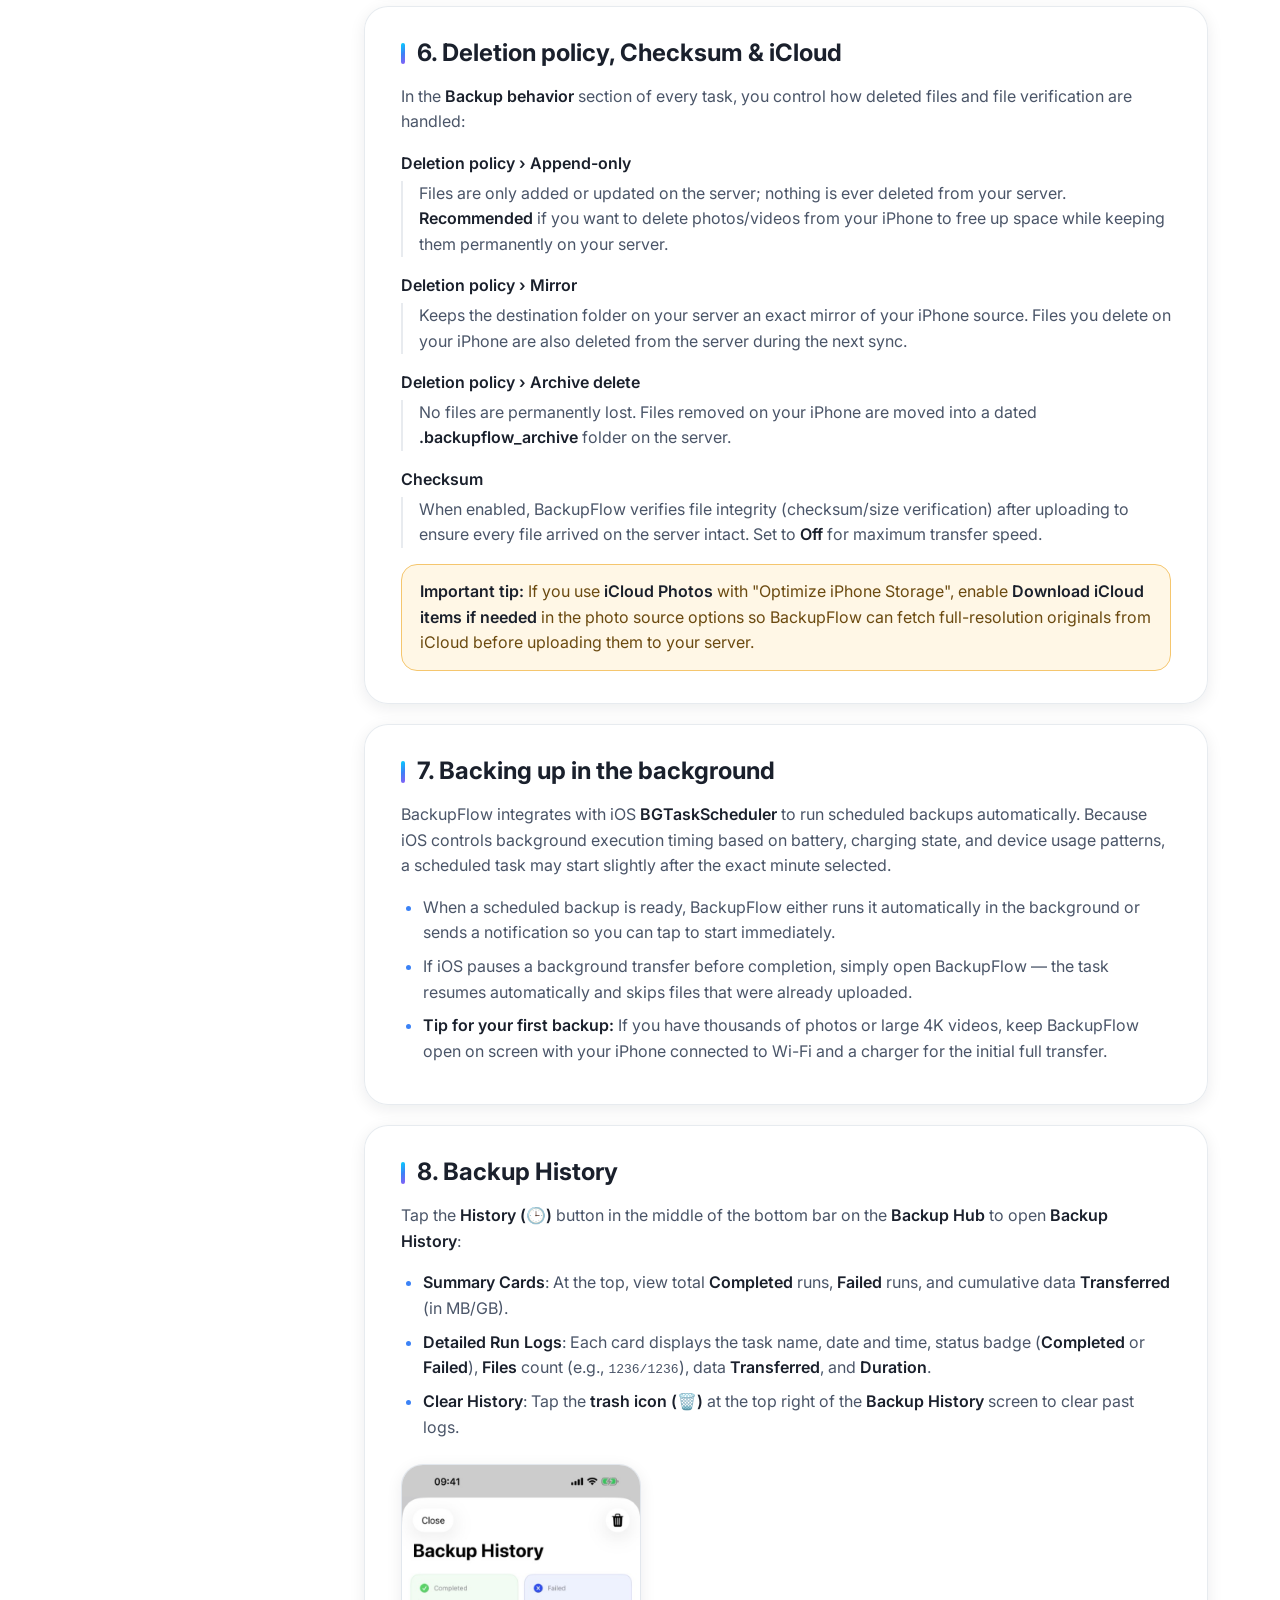
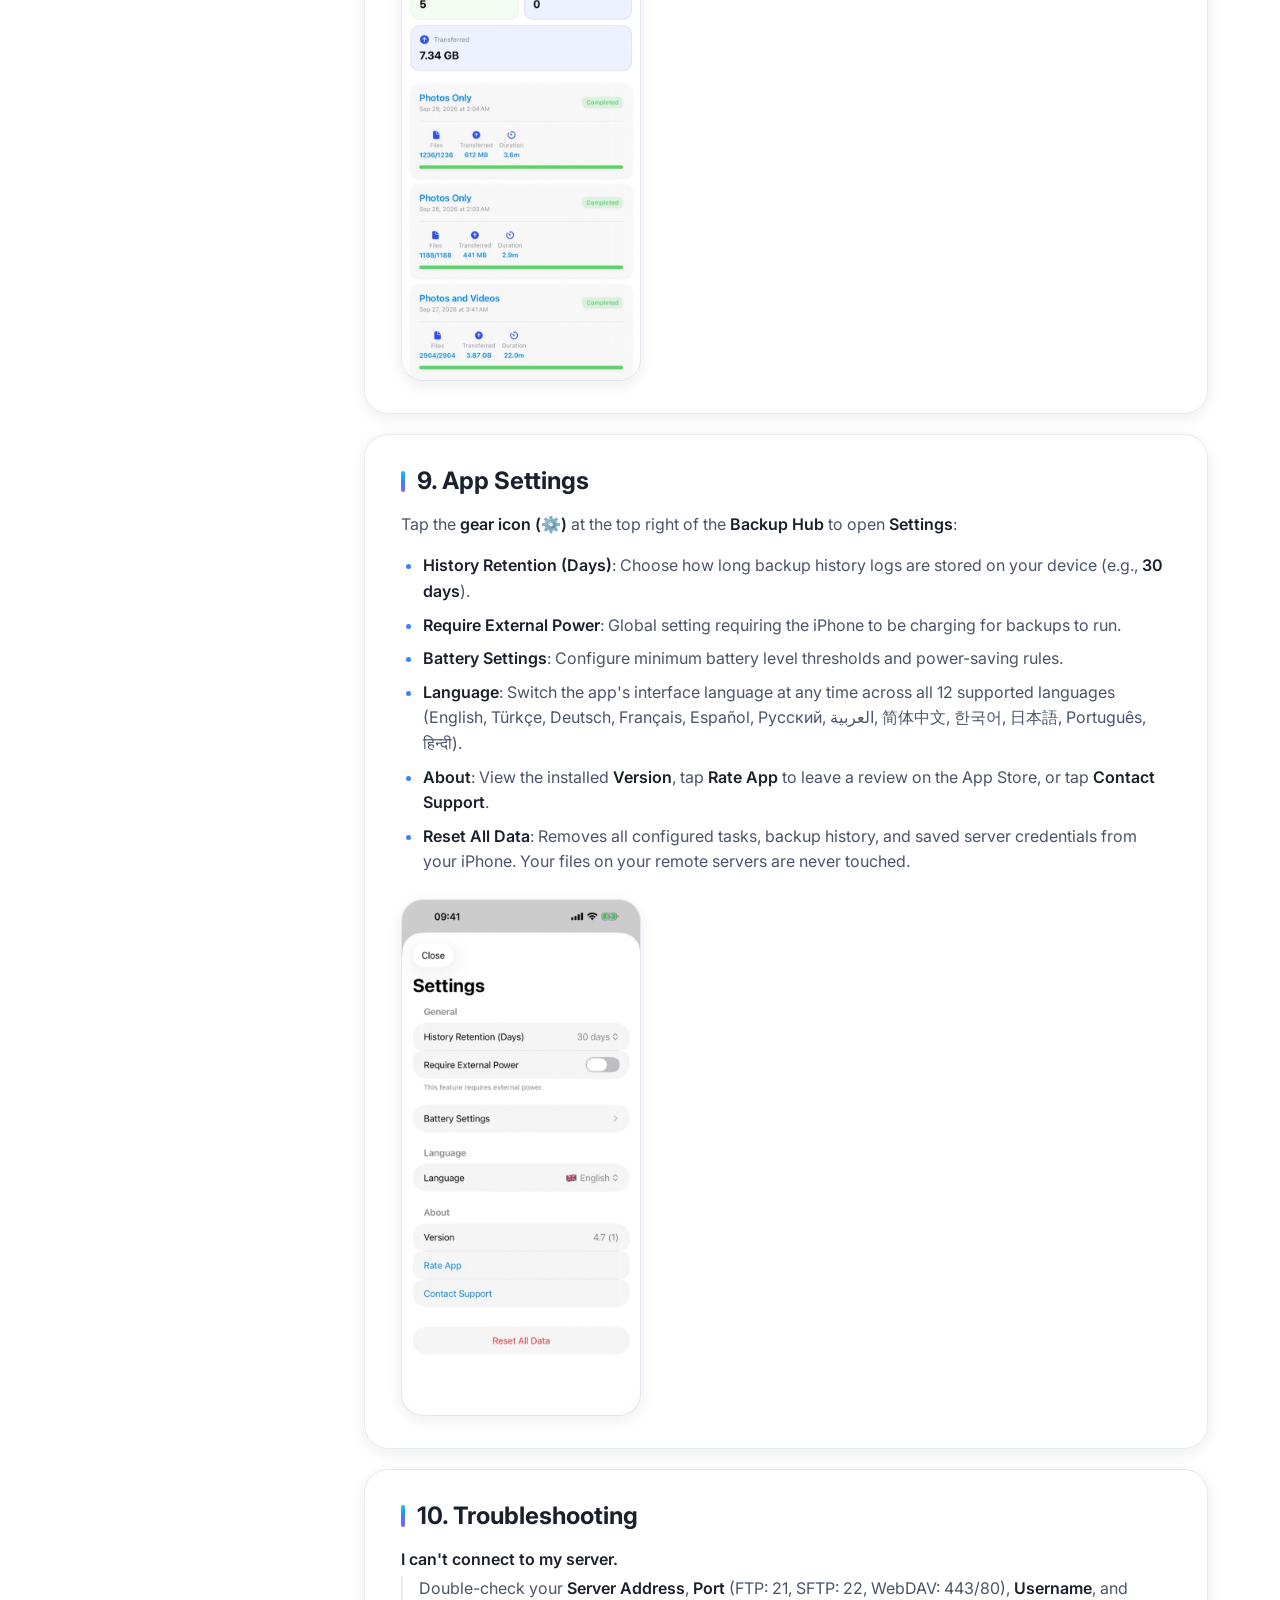
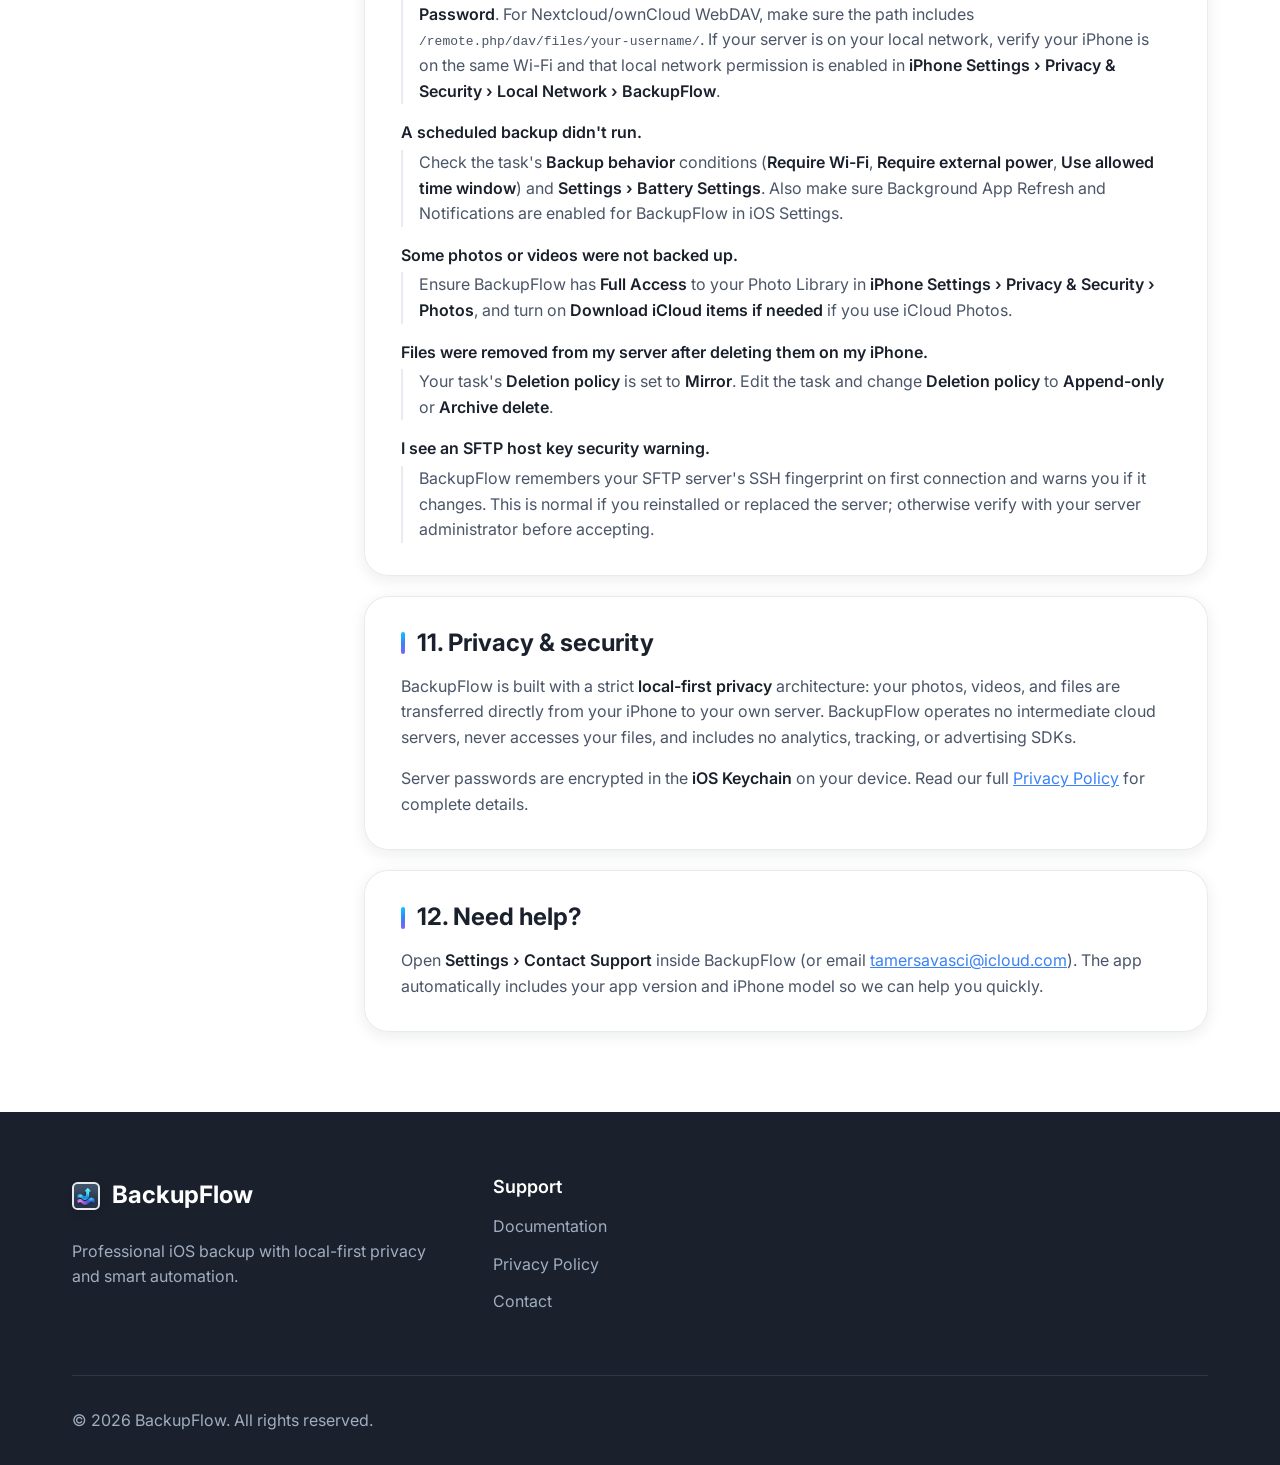
<file: docs/index.html>
<!doctype html>
<html lang="en">
    <head>
        <meta charset="UTF-8" />
        <meta name="viewport" content="width=device-width, initial-scale=1.0" />
        <title>BackupFlow Help</title>
        <link rel="canonical" href="https://tsavasci.github.io/BackupFlowWeb/docs/" />
        <script>
            // Open the Help page in the language chosen on the main site, else the browser language.
            (function () {
                var supported = ["en", "tr", "de", "fr", "es", "ru", "ar", "zh", "ko", "ja", "pt", "hi"];
                var langs = [];
                try {
                    langs.push(localStorage.getItem("bf_lang") || "");
                } catch (e) {
                    /* localStorage unavailable */
                }
                langs = langs.concat(navigator.languages || [navigator.language || "en"]);
                for (var i = 0; i < langs.length; i++) {
                    var code = (langs[i] || "").toLowerCase().split("-")[0];
                    if (supported.indexOf(code) !== -1) {
                        location.replace(code + "/");
                        return;
                    }
                }
            })();
        </script>
        <link rel="stylesheet" href="../styles.css" />
        <link rel="stylesheet" href="docs.css" />
        <link rel="icon" type="image/svg+xml" href="../favicon.svg" />
    </head>
    <body class="docs-body">
        <main class="docs-page">
            <div class="container">
                <header class="docs-hero">
                    <h1>BackupFlow Help</h1>
                    <p class="docs-lead">Choose your language</p>
                </header>
                <ul class="docs-picker">
                <li><a href="en/" lang="en" hreflang="en"><span class="lang-flag">🇬🇧</span> English</a></li>
                <li><a href="tr/" lang="tr" hreflang="tr"><span class="lang-flag">🇹🇷</span> Türkçe</a></li>
                <li><a href="de/" lang="de" hreflang="de"><span class="lang-flag">🇩🇪</span> Deutsch</a></li>
                <li><a href="fr/" lang="fr" hreflang="fr"><span class="lang-flag">🇫🇷</span> Français</a></li>
                <li><a href="es/" lang="es" hreflang="es"><span class="lang-flag">🇪🇸</span> Español</a></li>
                <li><a href="ru/" lang="ru" hreflang="ru"><span class="lang-flag">🇷🇺</span> Русский</a></li>
                <li><a href="ar/" lang="ar" hreflang="ar"><span class="lang-flag">🇸🇦</span> العربية</a></li>
                <li><a href="zh/" lang="zh" hreflang="zh"><span class="lang-flag">🇨🇳</span> 简体中文</a></li>
                <li><a href="ko/" lang="ko" hreflang="ko"><span class="lang-flag">🇰🇷</span> 한국어</a></li>
                <li><a href="ja/" lang="ja" hreflang="ja"><span class="lang-flag">🇯🇵</span> 日本語</a></li>
                <li><a href="pt/" lang="pt" hreflang="pt"><span class="lang-flag">🇵🇹</span> Português</a></li>
                <li><a href="hi/" lang="hi" hreflang="hi"><span class="lang-flag">🇮🇳</span> हिन्दी</a></li>
                </ul>
            </div>
        </main>
    </body>
</html>
</file>
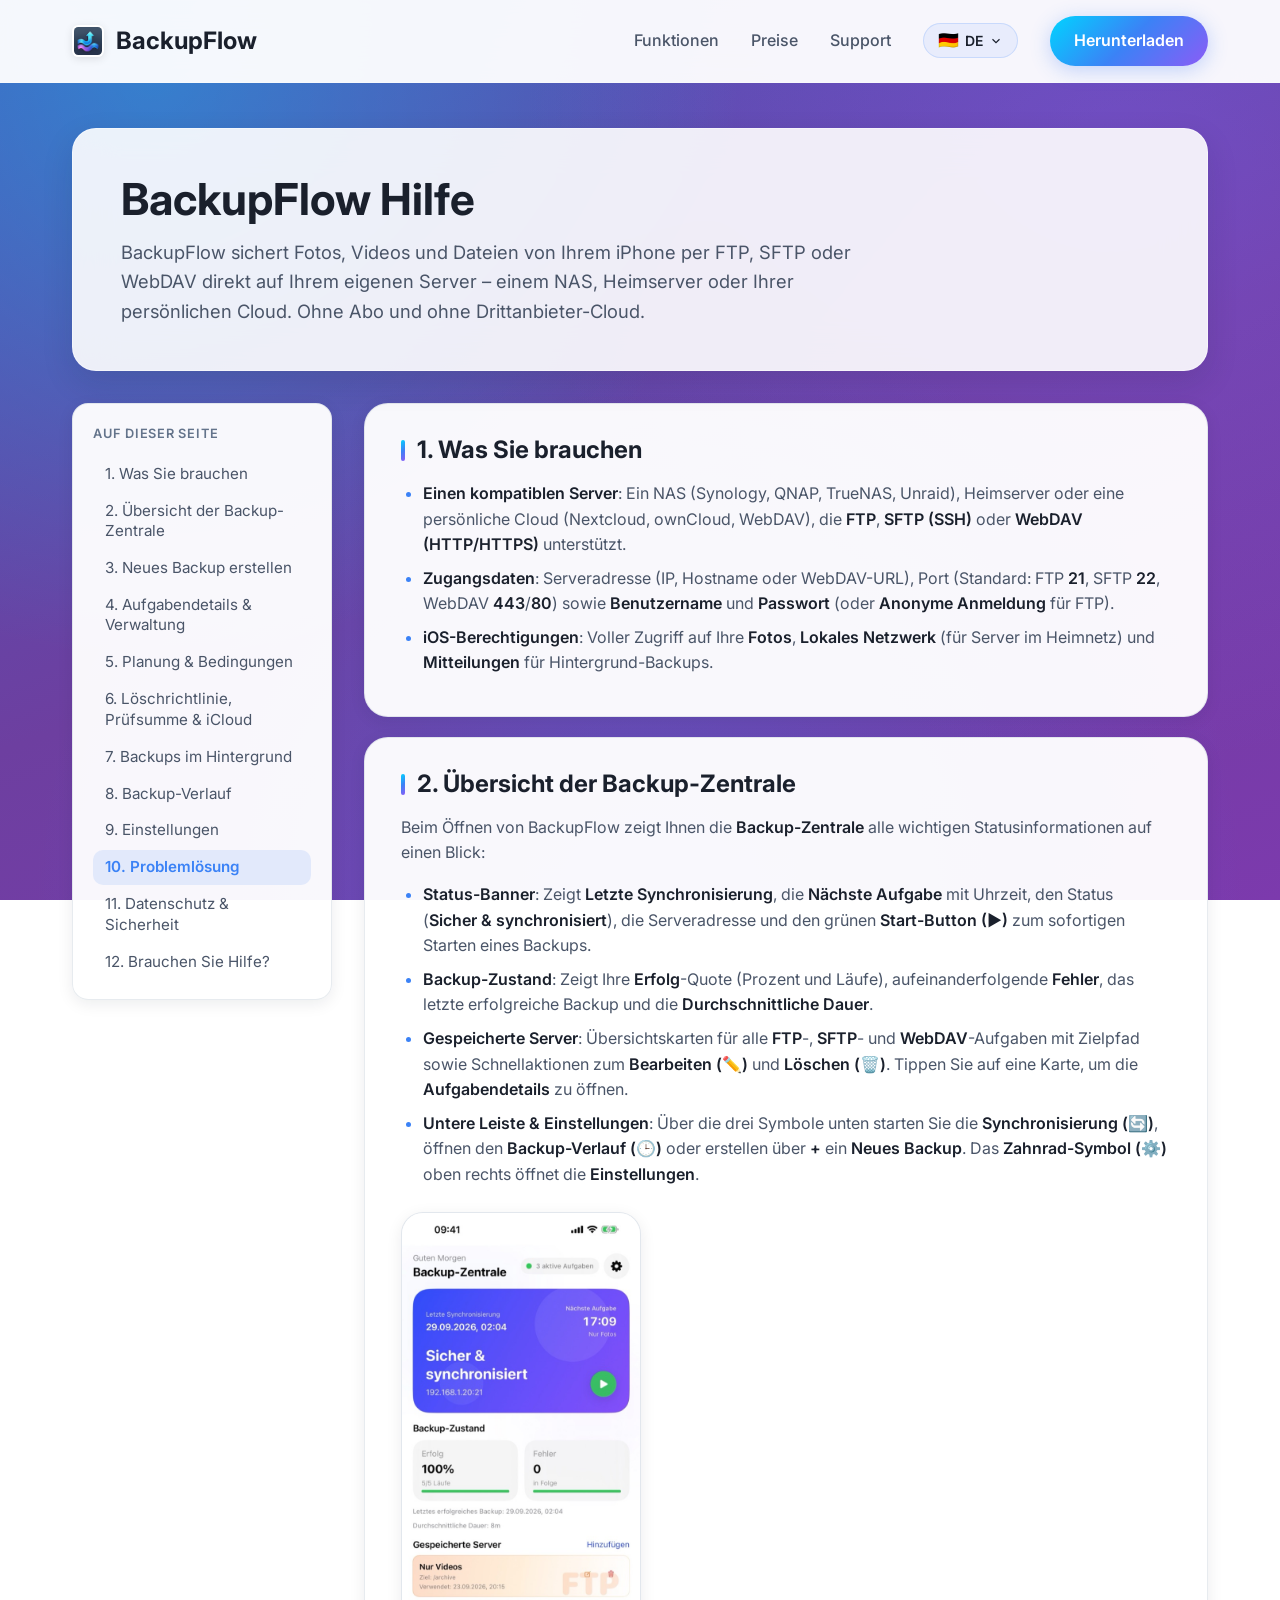
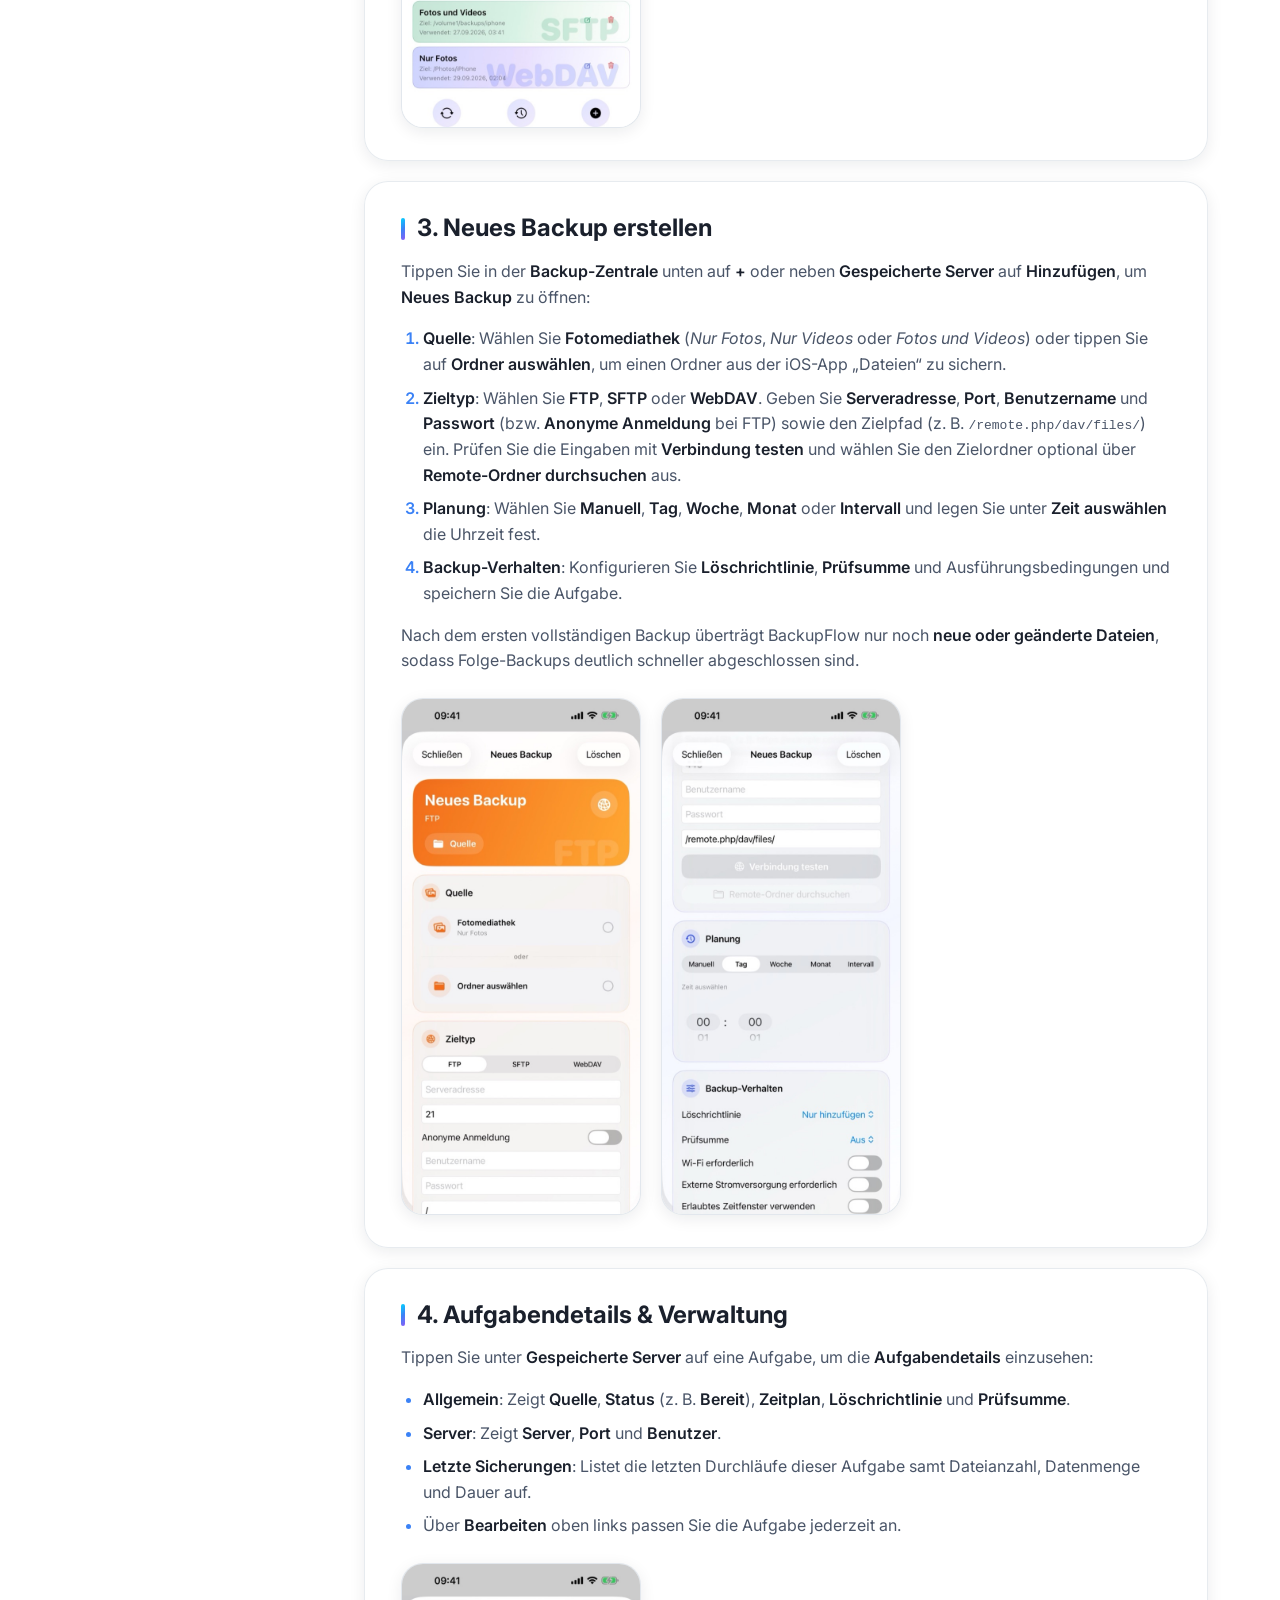
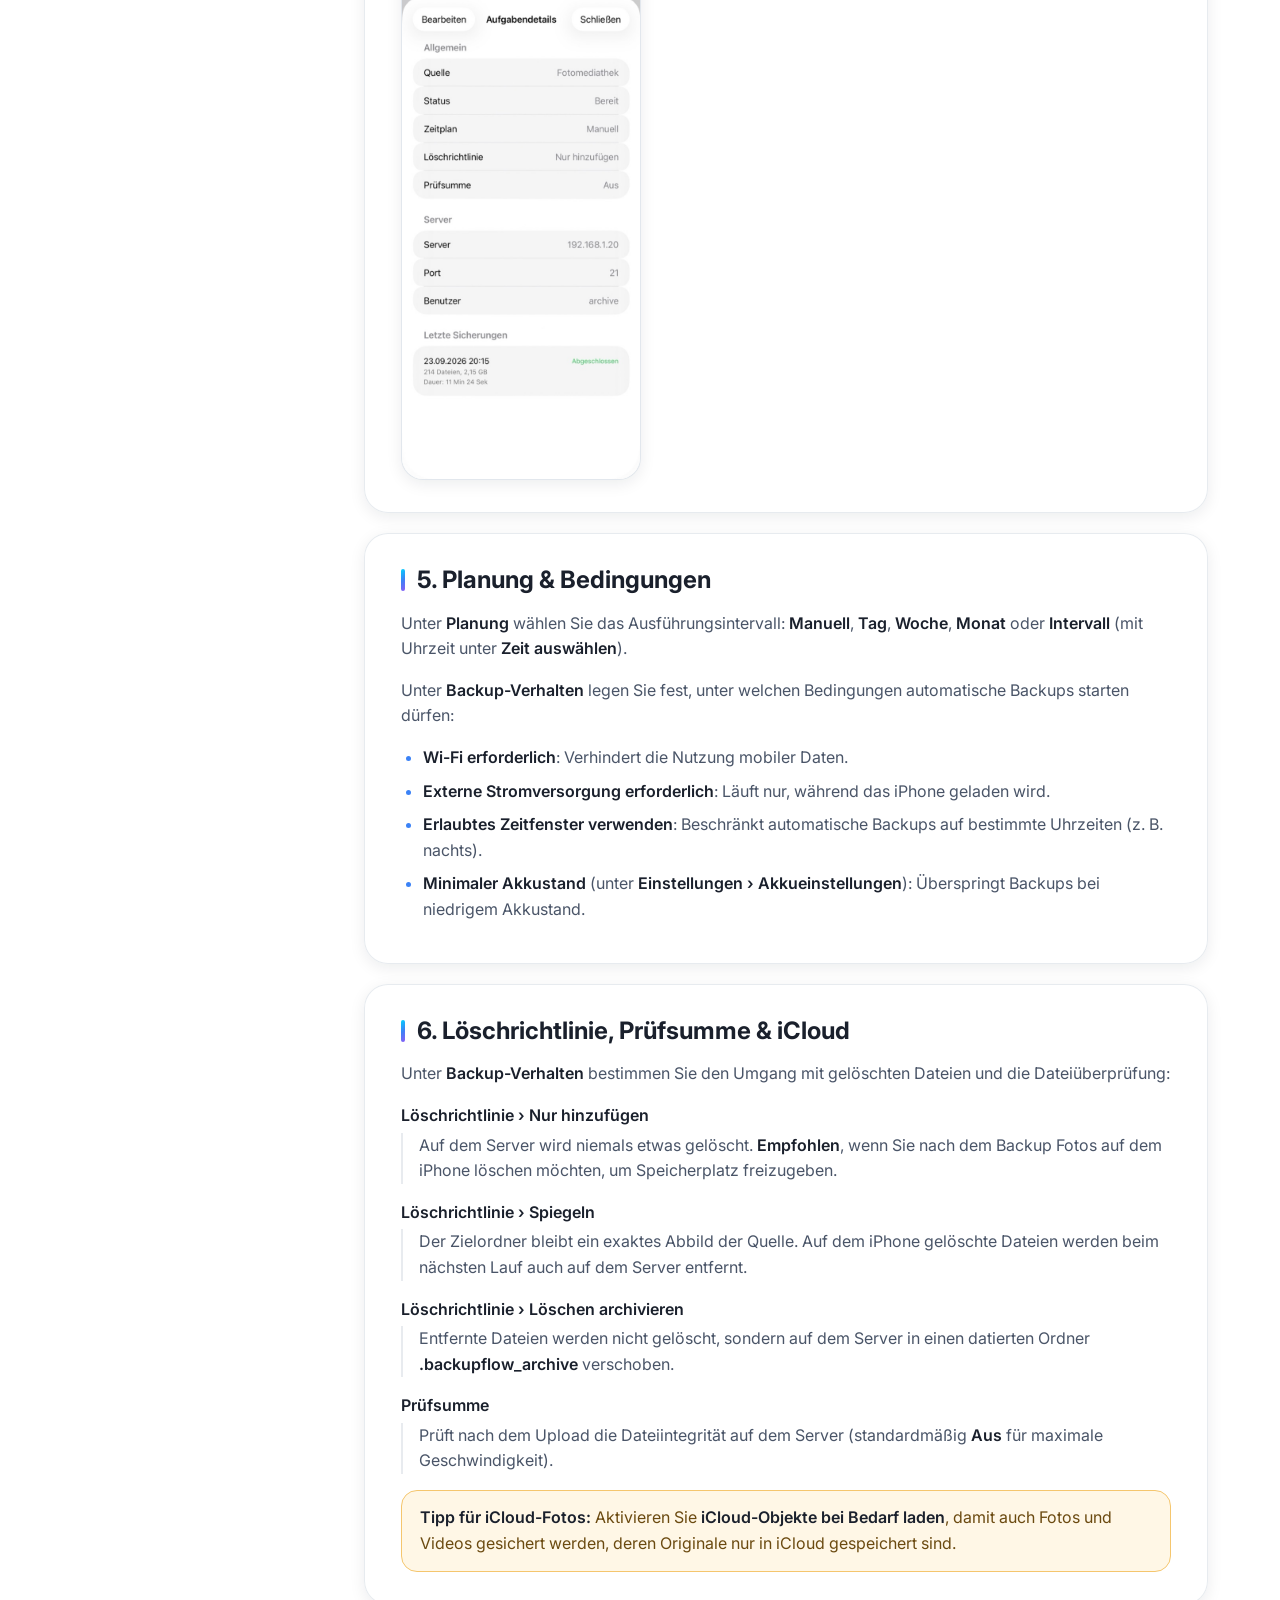
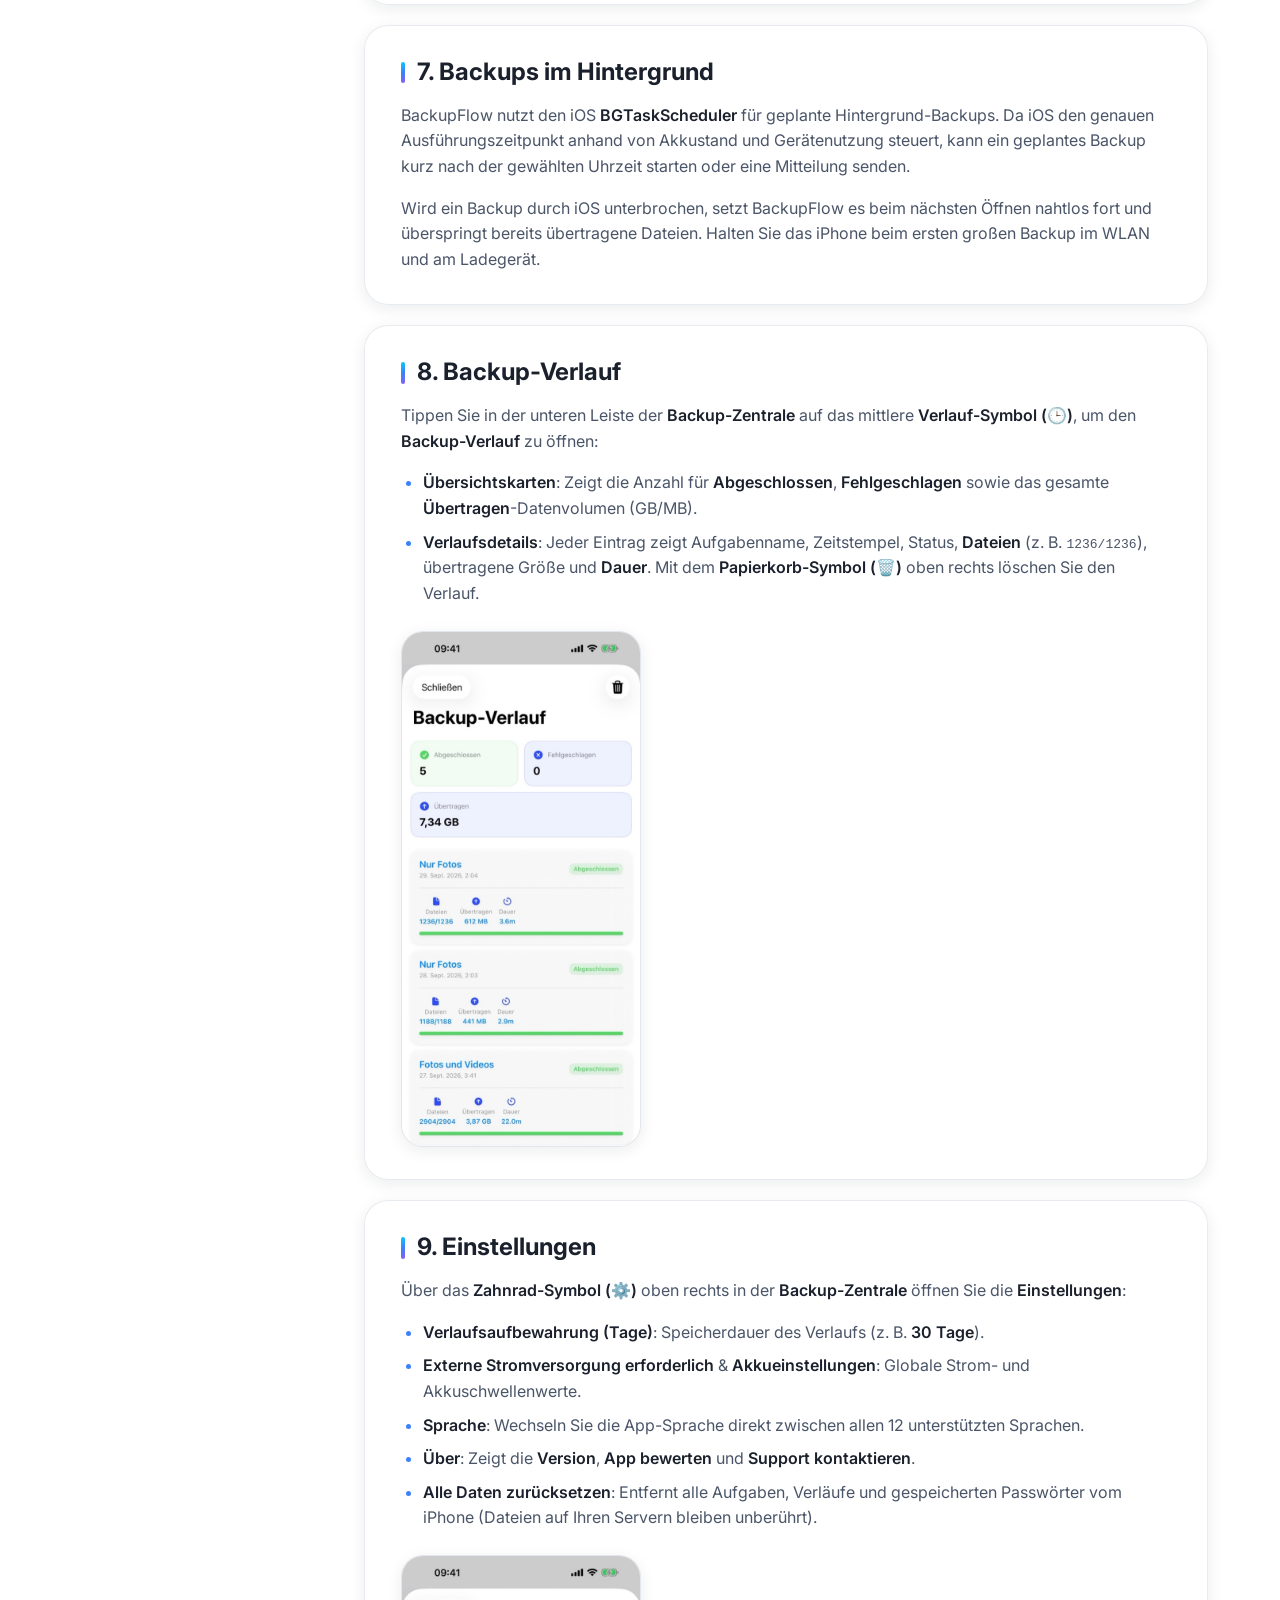
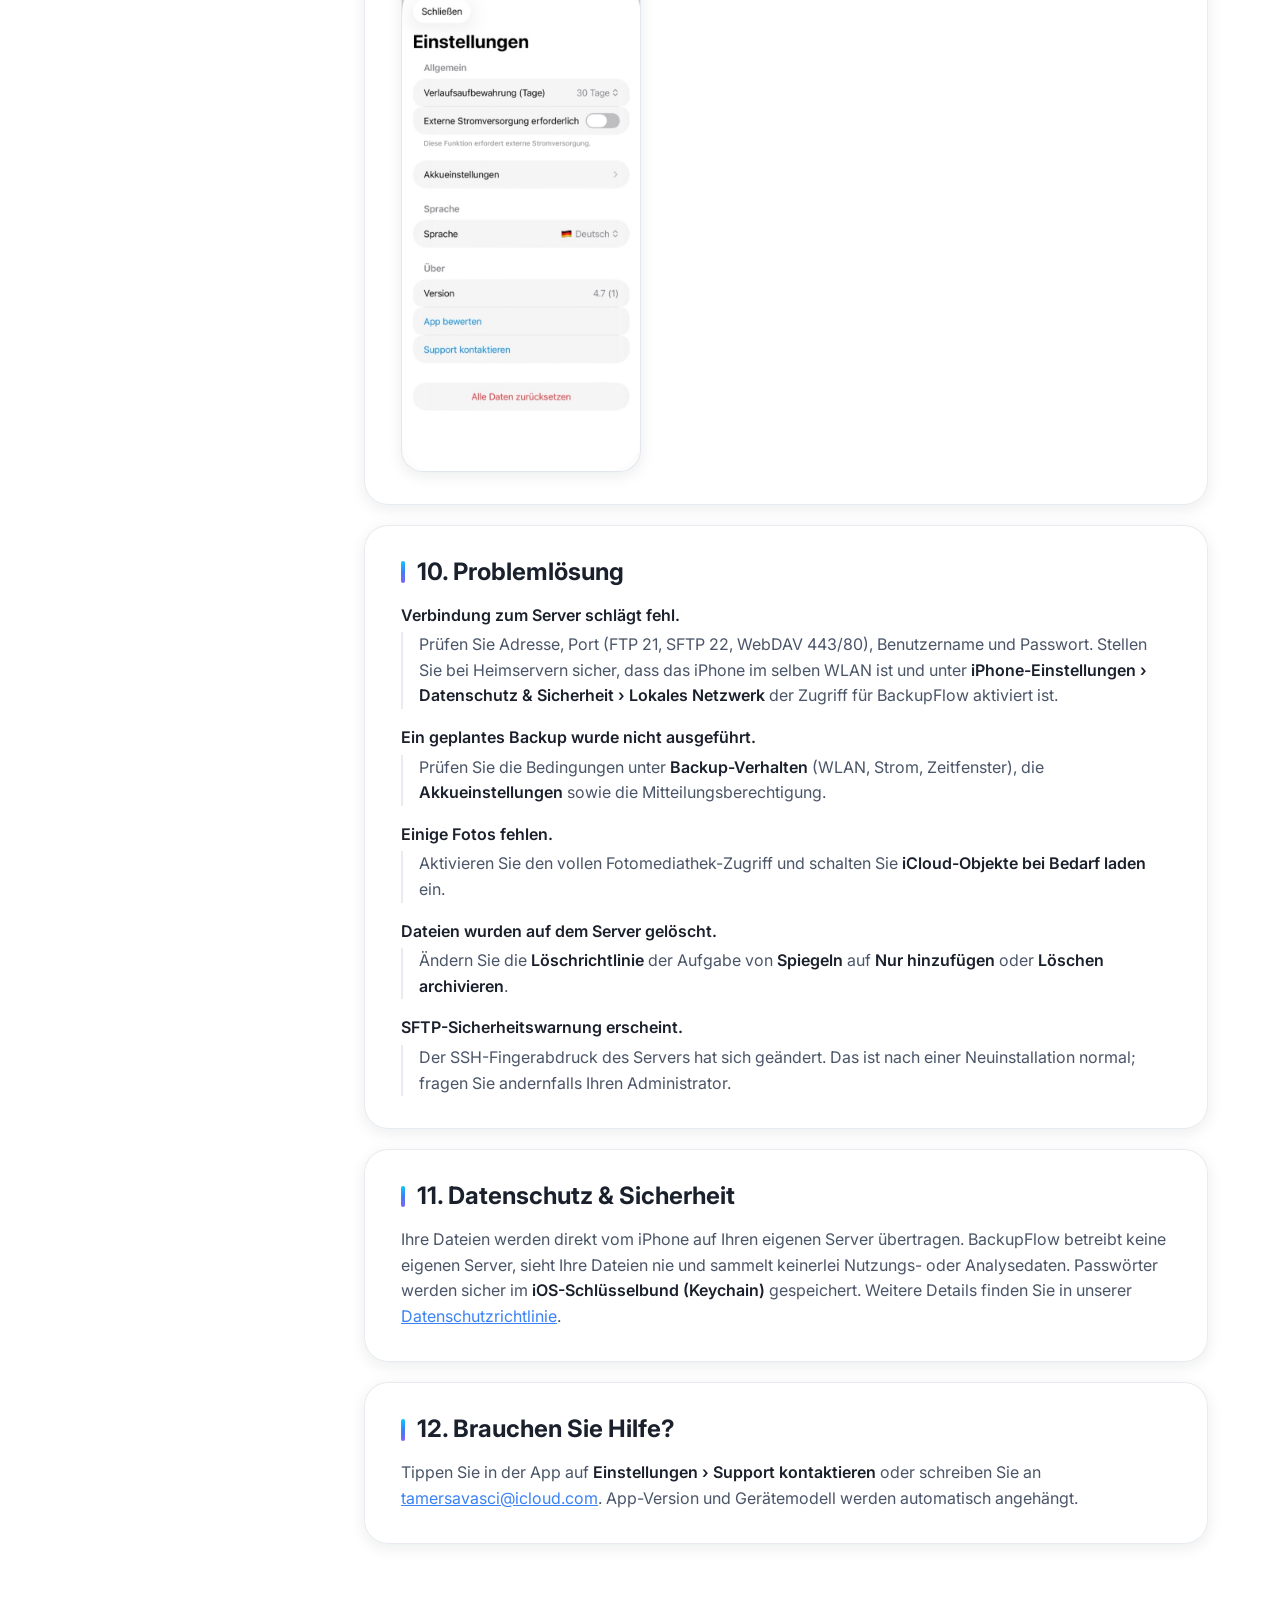
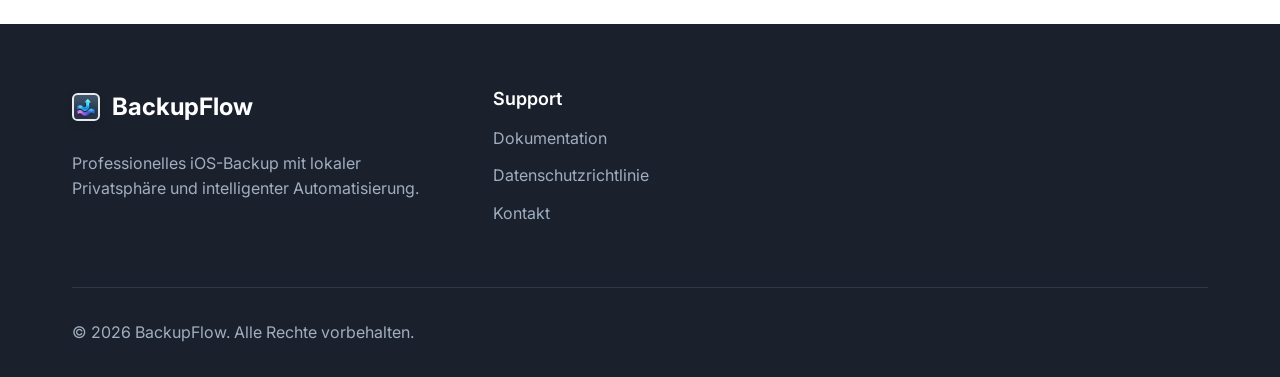
<file: docs/de/index.html>
<!doctype html>
<html lang="de" dir="ltr">
    <head>
        <meta charset="UTF-8" />
        <meta name="viewport" content="width=device-width, initial-scale=1.0" />
        <title>BackupFlow Hilfe &amp; Dokumentation</title>
        <meta name="description" content="Vollständige Anleitung für BackupFlow auf iOS: Backup-Zentrale, FTP/SFTP/WebDAV-Einrichtung, Fotomediathek- und Dateien-Backup, Planung, Löschrichtlinien und Problemlösung." />
        <meta name="theme-color" content="#3B82F6" />
        <meta name="apple-itunes-app" content="app-id=6753620051" />
        <meta property="og:type" content="article" />
        <meta property="og:title" content="BackupFlow Hilfe &amp; Dokumentation" />
        <meta property="og:description" content="Vollständige Anleitung für BackupFlow auf iOS: Backup-Zentrale, FTP/SFTP/WebDAV-Einrichtung, Fotomediathek- und Dateien-Backup, Planung, Löschrichtlinien und Problemlösung." />
        <meta property="og:url" content="https://tsavasci.github.io/BackupFlowWeb/docs/de/" />
        <meta property="og:image" content="https://tsavasci.github.io/BackupFlowWeb/assets/og-image.jpg" />
        <link rel="canonical" href="https://tsavasci.github.io/BackupFlowWeb/docs/de/" />
        <link rel="alternate" hreflang="en" href="https://tsavasci.github.io/BackupFlowWeb/docs/en/" />
        <link rel="alternate" hreflang="tr" href="https://tsavasci.github.io/BackupFlowWeb/docs/tr/" />
        <link rel="alternate" hreflang="de" href="https://tsavasci.github.io/BackupFlowWeb/docs/de/" />
        <link rel="alternate" hreflang="fr" href="https://tsavasci.github.io/BackupFlowWeb/docs/fr/" />
        <link rel="alternate" hreflang="es" href="https://tsavasci.github.io/BackupFlowWeb/docs/es/" />
        <link rel="alternate" hreflang="ru" href="https://tsavasci.github.io/BackupFlowWeb/docs/ru/" />
        <link rel="alternate" hreflang="ar" href="https://tsavasci.github.io/BackupFlowWeb/docs/ar/" />
        <link rel="alternate" hreflang="zh" href="https://tsavasci.github.io/BackupFlowWeb/docs/zh/" />
        <link rel="alternate" hreflang="ko" href="https://tsavasci.github.io/BackupFlowWeb/docs/ko/" />
        <link rel="alternate" hreflang="ja" href="https://tsavasci.github.io/BackupFlowWeb/docs/ja/" />
        <link rel="alternate" hreflang="pt" href="https://tsavasci.github.io/BackupFlowWeb/docs/pt/" />
        <link rel="alternate" hreflang="hi" href="https://tsavasci.github.io/BackupFlowWeb/docs/hi/" />
        <link rel="preconnect" href="https://fonts.googleapis.com" />
        <link rel="preconnect" href="https://fonts.gstatic.com" crossorigin />
        <link
            href="https://fonts.googleapis.com/css2?family=Inter:wght@300;400;500;600;700&display=swap"
            rel="stylesheet"
        />
        <link rel="stylesheet" href="../../styles.css" />
        <link rel="stylesheet" href="../docs.css" />
        <link rel="icon" type="image/svg+xml" href="../../favicon.svg" />
    </head>
    <body class="docs-body">
        <a href="#docs-content" class="skip-link">Zum Inhalt springen</a>
        <nav class="navbar">
            <div class="nav-container">
                <a class="nav-logo" href="../../index.html">
                    <span class="logo-icon">
                        <img src="../../web_logo.png" alt="" class="logo-image" />
                    </span>
                    <span class="logo-text">BackupFlow</span>
                </a>
                <div class="nav-menu" id="nav-menu">
                    <a class="nav-link" href="../../index.html#features">Funktionen</a>
                    <a class="nav-link" href="../../index.html#pricing">Preise</a>
                    <a class="nav-link" href="../../index.html#support">Support</a>
                    <div class="lang-switcher" id="lang-switcher">
                        <button
                            type="button"
                            class="lang-toggle"
                            id="lang-toggle"
                            aria-haspopup="listbox"
                            aria-expanded="false"
                            aria-controls="lang-menu"
                        >
                            <span class="lang-flag">🇩🇪</span>
                            <span class="lang-code">DE</span>
                            <svg class="lang-caret" viewBox="0 0 24 24" fill="none" stroke="currentColor" stroke-width="2">
                                <path d="M6 9l6 6 6-6" />
                            </svg>
                        </button>
                        <ul class="lang-menu" id="lang-menu" role="listbox" aria-label="Sprache">
                            <li role="presentation"><a role="option" class="lang-option" aria-selected="false" href="../en/" hreflang="en" lang="en" data-lang-code="en"><span class="lang-flag">🇬🇧</span><span class="lang-name">English</span></a></li>
                            <li role="presentation"><a role="option" class="lang-option" aria-selected="false" href="../tr/" hreflang="tr" lang="tr" data-lang-code="tr"><span class="lang-flag">🇹🇷</span><span class="lang-name">Türkçe</span></a></li>
                            <li role="presentation"><a role="option" class="lang-option active" aria-selected="true" href="../de/" hreflang="de" lang="de" data-lang-code="de"><span class="lang-flag">🇩🇪</span><span class="lang-name">Deutsch</span></a></li>
                            <li role="presentation"><a role="option" class="lang-option" aria-selected="false" href="../fr/" hreflang="fr" lang="fr" data-lang-code="fr"><span class="lang-flag">🇫🇷</span><span class="lang-name">Français</span></a></li>
                            <li role="presentation"><a role="option" class="lang-option" aria-selected="false" href="../es/" hreflang="es" lang="es" data-lang-code="es"><span class="lang-flag">🇪🇸</span><span class="lang-name">Español</span></a></li>
                            <li role="presentation"><a role="option" class="lang-option" aria-selected="false" href="../ru/" hreflang="ru" lang="ru" data-lang-code="ru"><span class="lang-flag">🇷🇺</span><span class="lang-name">Русский</span></a></li>
                            <li role="presentation"><a role="option" class="lang-option" aria-selected="false" href="../ar/" hreflang="ar" lang="ar" data-lang-code="ar"><span class="lang-flag">🇸🇦</span><span class="lang-name">العربية</span></a></li>
                            <li role="presentation"><a role="option" class="lang-option" aria-selected="false" href="../zh/" hreflang="zh" lang="zh" data-lang-code="zh"><span class="lang-flag">🇨🇳</span><span class="lang-name">简体中文</span></a></li>
                            <li role="presentation"><a role="option" class="lang-option" aria-selected="false" href="../ko/" hreflang="ko" lang="ko" data-lang-code="ko"><span class="lang-flag">🇰🇷</span><span class="lang-name">한국어</span></a></li>
                            <li role="presentation"><a role="option" class="lang-option" aria-selected="false" href="../ja/" hreflang="ja" lang="ja" data-lang-code="ja"><span class="lang-flag">🇯🇵</span><span class="lang-name">日本語</span></a></li>
                            <li role="presentation"><a role="option" class="lang-option" aria-selected="false" href="../pt/" hreflang="pt" lang="pt" data-lang-code="pt"><span class="lang-flag">🇵🇹</span><span class="lang-name">Português</span></a></li>
                            <li role="presentation"><a role="option" class="lang-option" aria-selected="false" href="../hi/" hreflang="hi" lang="hi" data-lang-code="hi"><span class="lang-flag">🇮🇳</span><span class="lang-name">हिन्दी</span></a></li>
                        </ul>
                    </div>
                    <a class="nav-link download-btn" href="https://apps.apple.com/app/backupflow/id6753620051" target="_blank" rel="noopener noreferrer">Herunterladen</a>
                </div>
                <button
                    type="button"
                    class="nav-toggle"
                    aria-label="Navigation umschalten"
                    aria-controls="nav-menu"
                    aria-expanded="false"
                >
                    <span></span>
                    <span></span>
                    <span></span>
                </button>
            </div>
        </nav>

        <main id="docs-content" class="docs-page">
            <div class="container">
                <header class="docs-hero">
                    <h1>BackupFlow Hilfe</h1>
                    <p class="docs-lead">BackupFlow sichert Fotos, Videos und Dateien von Ihrem iPhone per FTP, SFTP oder WebDAV direkt auf Ihrem eigenen Server – einem NAS, Heimserver oder Ihrer persönlichen Cloud. Ohne Abo und ohne Drittanbieter-Cloud.</p>
                </header>

                <div class="docs-layout">
                    <aside class="docs-toc" aria-labelledby="docs-toc-title">
                        <p class="docs-toc-title" id="docs-toc-title">Auf dieser Seite</p>
                        <ol>
                        <li><a href="#what-you-need">1. Was Sie brauchen</a></li>
                        <li><a href="#backup-hub">2. Übersicht der Backup-Zentrale</a></li>
                        <li><a href="#first-backup">3. Neues Backup erstellen</a></li>
                        <li><a href="#task-details">4. Aufgabendetails &amp; Verwaltung</a></li>
                        <li><a href="#automatic-backups">5. Planung &amp; Bedingungen</a></li>
                        <li><a href="#deleted-files">6. Löschrichtlinie, Prüfsumme &amp; iCloud</a></li>
                        <li><a href="#background">7. Backups im Hintergrund</a></li>
                        <li><a href="#history">8. Backup-Verlauf</a></li>
                        <li><a href="#settings">9. Einstellungen</a></li>
                        <li><a href="#troubleshooting">10. Problemlösung</a></li>
                        <li><a href="#privacy">11. Datenschutz &amp; Sicherheit</a></li>
                        <li><a href="#help">12. Brauchen Sie Hilfe?</a></li>
                        </ol>
                    </aside>

                    <article class="docs-content">
                    <section id="what-you-need" class="docs-section">
                        <h2>1. Was Sie brauchen</h2>
                        <ul>
                        <li><b>Einen kompatiblen Server</b>: Ein NAS (Synology, QNAP, TrueNAS, Unraid), Heimserver oder eine persönliche Cloud (Nextcloud, ownCloud, WebDAV), die <b>FTP</b>, <b>SFTP (SSH)</b> oder <b>WebDAV (HTTP/HTTPS)</b> unterstützt.</li>
                        <li><b>Zugangsdaten</b>: Serveradresse (IP, Hostname oder WebDAV-URL), Port (Standard: FTP <b>21</b>, SFTP <b>22</b>, WebDAV <b>443</b>/<b>80</b>) sowie <b>Benutzername</b> und <b>Passwort</b> (oder <b>Anonyme Anmeldung</b> für FTP).</li>
                        <li><b>iOS-Berechtigungen</b>: Voller Zugriff auf Ihre <b>Fotos</b>, <b>Lokales Netzwerk</b> (für Server im Heimnetz) und <b>Mitteilungen</b> für Hintergrund-Backups.</li>
                        </ul>
                    </section>

                    <section id="backup-hub" class="docs-section">
                        <h2>2. Übersicht der Backup-Zentrale</h2>
                        <p>Beim Öffnen von BackupFlow zeigt Ihnen die <b>Backup-Zentrale</b> alle wichtigen Statusinformationen auf einen Blick:</p>
                        <ul>
                        <li><b>Status-Banner</b>: Zeigt <b>Letzte Synchronisierung</b>, die <b>Nächste Aufgabe</b> mit Uhrzeit, den Status (<b>Sicher &amp; synchronisiert</b>), die Serveradresse und den grünen <b>Start-Button (▶)</b> zum sofortigen Starten eines Backups.</li>
                        <li><b>Backup-Zustand</b>: Zeigt Ihre <b>Erfolg</b>-Quote (Prozent und Läufe), aufeinanderfolgende <b>Fehler</b>, das letzte erfolgreiche Backup und die <b>Durchschnittliche Dauer</b>.</li>
                        <li><b>Gespeicherte Server</b>: Übersichtskarten für alle <b>FTP</b>-, <b>SFTP</b>- und <b>WebDAV</b>-Aufgaben mit Zielpfad sowie Schnellaktionen zum <b>Bearbeiten (✏️)</b> und <b>Löschen (🗑️)</b>. Tippen Sie auf eine Karte, um die <b>Aufgabendetails</b> zu öffnen.</li>
                        <li><b>Untere Leiste &amp; Einstellungen</b>: Über die drei Symbole unten starten Sie die <b>Synchronisierung (🔄)</b>, öffnen den <b>Backup-Verlauf (🕒)</b> oder erstellen über <b>+</b> ein <b>Neues Backup</b>. Das <b>Zahnrad-Symbol (⚙️)</b> oben rechts öffnet die <b>Einstellungen</b>.</li>
                        </ul>
                        <div class="docs-screens">
                            <figure class="docs-screen-card"><img src="../../assets/screens/de/1.jpg" width="300" height="649" loading="lazy" decoding="async" alt="2. Übersicht der Backup-Zentrale" /></figure>
                        </div>
                    </section>

                    <section id="first-backup" class="docs-section">
                        <h2>3. Neues Backup erstellen</h2>
                        <p>Tippen Sie in der <b>Backup-Zentrale</b> unten auf <b>+</b> oder neben <b>Gespeicherte Server</b> auf <b>Hinzufügen</b>, um <b>Neues Backup</b> zu öffnen:</p>
                        <ol>
                        <li><b>Quelle</b>: Wählen Sie <b>Fotomediathek</b> (<i>Nur Fotos</i>, <i>Nur Videos</i> oder <i>Fotos und Videos</i>) oder tippen Sie auf <b>Ordner auswählen</b>, um einen Ordner aus der iOS-App „Dateien“ zu sichern.</li>
                        <li><b>Zieltyp</b>: Wählen Sie <b>FTP</b>, <b>SFTP</b> oder <b>WebDAV</b>. Geben Sie <b>Serveradresse</b>, <b>Port</b>, <b>Benutzername</b> und <b>Passwort</b> (bzw. <b>Anonyme Anmeldung</b> bei FTP) sowie den Zielpfad (z. B. <code>/remote.php/dav/files/</code>) ein. Prüfen Sie die Eingaben mit <b>Verbindung testen</b> und wählen Sie den Zielordner optional über <b>Remote-Ordner durchsuchen</b> aus.</li>
                        <li><b>Planung</b>: Wählen Sie <b>Manuell</b>, <b>Tag</b>, <b>Woche</b>, <b>Monat</b> oder <b>Intervall</b> und legen Sie unter <b>Zeit auswählen</b> die Uhrzeit fest.</li>
                        <li><b>Backup-Verhalten</b>: Konfigurieren Sie <b>Löschrichtlinie</b>, <b>Prüfsumme</b> und Ausführungsbedingungen und speichern Sie die Aufgabe.</li>
                        </ol>
                        <p>Nach dem ersten vollständigen Backup überträgt BackupFlow nur noch <b>neue oder geänderte Dateien</b>, sodass Folge-Backups deutlich schneller abgeschlossen sind.</p>
                        <div class="docs-screens docs-screens-pair">
                            <figure class="docs-screen-card"><img src="../../assets/screens/de/6.jpg" width="300" height="649" loading="lazy" decoding="async" alt="3. Neues Backup erstellen" /></figure>
                            <figure class="docs-screen-card"><img src="../../assets/screens/de/9.jpg" width="300" height="649" loading="lazy" decoding="async" alt="3. Neues Backup erstellen" /></figure>
                        </div>
                    </section>

                    <section id="task-details" class="docs-section">
                        <h2>4. Aufgabendetails &amp; Verwaltung</h2>
                        <p>Tippen Sie unter <b>Gespeicherte Server</b> auf eine Aufgabe, um die <b>Aufgabendetails</b> einzusehen:</p>
                        <ul>
                        <li><b>Allgemein</b>: Zeigt <b>Quelle</b>, <b>Status</b> (z. B. <b>Bereit</b>), <b>Zeitplan</b>, <b>Löschrichtlinie</b> und <b>Prüfsumme</b>.</li>
                        <li><b>Server</b>: Zeigt <b>Server</b>, <b>Port</b> und <b>Benutzer</b>.</li>
                        <li><b>Letzte Sicherungen</b>: Listet die letzten Durchläufe dieser Aufgabe samt Dateianzahl, Datenmenge und Dauer auf.</li>
                        <li>Über <b>Bearbeiten</b> oben links passen Sie die Aufgabe jederzeit an.</li>
                        </ul>
                        <div class="docs-screens">
                            <figure class="docs-screen-card"><img src="../../assets/screens/de/5.jpg" width="300" height="649" loading="lazy" decoding="async" alt="4. Aufgabendetails &amp; Verwaltung" /></figure>
                        </div>
                    </section>

                    <section id="automatic-backups" class="docs-section">
                        <h2>5. Planung &amp; Bedingungen</h2>
                        <p>Unter <b>Planung</b> wählen Sie das Ausführungsintervall: <b>Manuell</b>, <b>Tag</b>, <b>Woche</b>, <b>Monat</b> oder <b>Intervall</b> (mit Uhrzeit unter <b>Zeit auswählen</b>).</p>
                        <p>Unter <b>Backup-Verhalten</b> legen Sie fest, unter welchen Bedingungen automatische Backups starten dürfen:</p>
                        <ul>
                        <li><b>Wi-Fi erforderlich</b>: Verhindert die Nutzung mobiler Daten.</li>
                        <li><b>Externe Stromversorgung erforderlich</b>: Läuft nur, während das iPhone geladen wird.</li>
                        <li><b>Erlaubtes Zeitfenster verwenden</b>: Beschränkt automatische Backups auf bestimmte Uhrzeiten (z. B. nachts).</li>
                        <li><b>Minimaler Akkustand</b> (unter <b>Einstellungen › Akkueinstellungen</b>): Überspringt Backups bei niedrigem Akkustand.</li>
                        </ul>
                    </section>

                    <section id="deleted-files" class="docs-section">
                        <h2>6. Löschrichtlinie, Prüfsumme &amp; iCloud</h2>
                        <p>Unter <b>Backup-Verhalten</b> bestimmen Sie den Umgang mit gelöschten Dateien und die Dateiüberprüfung:</p>
                        <dl>
                        <dt>Löschrichtlinie › Nur hinzufügen</dt>
                        <dd>Auf dem Server wird niemals etwas gelöscht. <b>Empfohlen</b>, wenn Sie nach dem Backup Fotos auf dem iPhone löschen möchten, um Speicherplatz freizugeben.</dd>
                        <dt>Löschrichtlinie › Spiegeln</dt>
                        <dd>Der Zielordner bleibt ein exaktes Abbild der Quelle. Auf dem iPhone gelöschte Dateien werden beim nächsten Lauf auch auf dem Server entfernt.</dd>
                        <dt>Löschrichtlinie › Löschen archivieren</dt>
                        <dd>Entfernte Dateien werden nicht gelöscht, sondern auf dem Server in einen datierten Ordner <b>.backupflow_archive</b> verschoben.</dd>
                        <dt>Prüfsumme</dt>
                        <dd>Prüft nach dem Upload die Dateiintegrität auf dem Server (standardmäßig <b>Aus</b> für maximale Geschwindigkeit).</dd>
                        </dl>
                        <p class="note"><b>Tipp für iCloud-Fotos:</b> Aktivieren Sie <b>iCloud-Objekte bei Bedarf laden</b>, damit auch Fotos und Videos gesichert werden, deren Originale nur in iCloud gespeichert sind.</p>
                    </section>

                    <section id="background" class="docs-section">
                        <h2>7. Backups im Hintergrund</h2>
                        <p>BackupFlow nutzt den iOS <b>BGTaskScheduler</b> für geplante Hintergrund-Backups. Da iOS den genauen Ausführungszeitpunkt anhand von Akkustand und Gerätenutzung steuert, kann ein geplantes Backup kurz nach der gewählten Uhrzeit starten oder eine Mitteilung senden.</p>
                        <p>Wird ein Backup durch iOS unterbrochen, setzt BackupFlow es beim nächsten Öffnen nahtlos fort und überspringt bereits übertragene Dateien. Halten Sie das iPhone beim ersten großen Backup im WLAN und am Ladegerät.</p>
                    </section>

                    <section id="history" class="docs-section">
                        <h2>8. Backup-Verlauf</h2>
                        <p>Tippen Sie in der unteren Leiste der <b>Backup-Zentrale</b> auf das mittlere <b>Verlauf-Symbol (🕒)</b>, um den <b>Backup-Verlauf</b> zu öffnen:</p>
                        <ul>
                        <li><b>Übersichtskarten</b>: Zeigt die Anzahl für <b>Abgeschlossen</b>, <b>Fehlgeschlagen</b> sowie das gesamte <b>Übertragen</b>-Datenvolumen (GB/MB).</li>
                        <li><b>Verlaufsdetails</b>: Jeder Eintrag zeigt Aufgabenname, Zeitstempel, Status, <b>Dateien</b> (z. B. <code>1236/1236</code>), übertragene Größe und <b>Dauer</b>. Mit dem <b>Papierkorb-Symbol (🗑️)</b> oben rechts löschen Sie den Verlauf.</li>
                        </ul>
                        <div class="docs-screens">
                            <figure class="docs-screen-card"><img src="../../assets/screens/de/3.jpg" width="300" height="649" loading="lazy" decoding="async" alt="8. Backup-Verlauf" /></figure>
                        </div>
                    </section>

                    <section id="settings" class="docs-section">
                        <h2>9. Einstellungen</h2>
                        <p>Über das <b>Zahnrad-Symbol (⚙️)</b> oben rechts in der <b>Backup-Zentrale</b> öffnen Sie die <b>Einstellungen</b>:</p>
                        <ul>
                        <li><b>Verlaufsaufbewahrung (Tage)</b>: Speicherdauer des Verlaufs (z. B. <b>30 Tage</b>).</li>
                        <li><b>Externe Stromversorgung erforderlich</b> &amp; <b>Akkueinstellungen</b>: Globale Strom- und Akkuschwellenwerte.</li>
                        <li><b>Sprache</b>: Wechseln Sie die App-Sprache direkt zwischen allen 12 unterstützten Sprachen.</li>
                        <li><b>Über</b>: Zeigt die <b>Version</b>, <b>App bewerten</b> und <b>Support kontaktieren</b>.</li>
                        <li><b>Alle Daten zurücksetzen</b>: Entfernt alle Aufgaben, Verläufe und gespeicherten Passwörter vom iPhone (Dateien auf Ihren Servern bleiben unberührt).</li>
                        </ul>
                        <div class="docs-screens">
                            <figure class="docs-screen-card"><img src="../../assets/screens/de/10.jpg" width="300" height="649" loading="lazy" decoding="async" alt="9. Einstellungen" /></figure>
                        </div>
                    </section>

                    <section id="troubleshooting" class="docs-section">
                        <h2>10. Problemlösung</h2>
                        <dl>
                        <dt>Verbindung zum Server schlägt fehl.</dt>
                        <dd>Prüfen Sie Adresse, Port (FTP 21, SFTP 22, WebDAV 443/80), Benutzername und Passwort. Stellen Sie bei Heimservern sicher, dass das iPhone im selben WLAN ist und unter <b>iPhone-Einstellungen › Datenschutz &amp; Sicherheit › Lokales Netzwerk</b> der Zugriff für BackupFlow aktiviert ist.</dd>
                        <dt>Ein geplantes Backup wurde nicht ausgeführt.</dt>
                        <dd>Prüfen Sie die Bedingungen unter <b>Backup-Verhalten</b> (WLAN, Strom, Zeitfenster), die <b>Akkueinstellungen</b> sowie die Mitteilungsberechtigung.</dd>
                        <dt>Einige Fotos fehlen.</dt>
                        <dd>Aktivieren Sie den vollen Fotomediathek-Zugriff und schalten Sie <b>iCloud-Objekte bei Bedarf laden</b> ein.</dd>
                        <dt>Dateien wurden auf dem Server gelöscht.</dt>
                        <dd>Ändern Sie die <b>Löschrichtlinie</b> der Aufgabe von <b>Spiegeln</b> auf <b>Nur hinzufügen</b> oder <b>Löschen archivieren</b>.</dd>
                        <dt>SFTP-Sicherheitswarnung erscheint.</dt>
                        <dd>Der SSH-Fingerabdruck des Servers hat sich geändert. Das ist nach einer Neuinstallation normal; fragen Sie andernfalls Ihren Administrator.</dd>
                        </dl>
                    </section>

                    <section id="privacy" class="docs-section">
                        <h2>11. Datenschutz &amp; Sicherheit</h2>
                        <p>Ihre Dateien werden direkt vom iPhone auf Ihren eigenen Server übertragen. BackupFlow betreibt keine eigenen Server, sieht Ihre Dateien nie und sammelt keinerlei Nutzungs- oder Analysedaten. Passwörter werden sicher im <b>iOS-Schlüsselbund (Keychain)</b> gespeichert. Weitere Details finden Sie in unserer <a href="../../privacy-policy.html">Datenschutzrichtlinie</a>.</p>
                    </section>

                    <section id="help" class="docs-section">
                        <h2>12. Brauchen Sie Hilfe?</h2>
                        <p>Tippen Sie in der App auf <b>Einstellungen › Support kontaktieren</b> oder schreiben Sie an <a href="mailto:tamersavasci@icloud.com">tamersavasci@icloud.com</a>. App-Version und Gerätemodell werden automatisch angehängt.</p>
                    </section>
                    </article>
                </div>
            </div>
        </main>

        <footer class="footer">
            <div class="container">
                <div class="footer-content">
                    <div class="footer-brand">
                        <div class="footer-logo">
                            <div class="logo-icon">
                                <img src="../../web_logo.png" alt="" class="logo-image" />
                            </div>
                            <span class="logo-text">BackupFlow</span>
                        </div>
                        <p class="footer-description">Professionelles iOS-Backup mit lokaler Privatsphäre und intelligenter Automatisierung.</p>
                    </div>
                    <div class="footer-links">
                        <div class="footer-column">
                            <h4>Support</h4>
                            <a href="./">Dokumentation</a>
                            <a href="../../privacy-policy.html?lang=de">Datenschutzrichtlinie</a>
                            <a href="mailto:tamersavasci@icloud.com">Kontakt</a>
                        </div>
                    </div>
                </div>
                <div class="footer-bottom">
                    <p>&copy; 2026 BackupFlow. Alle Rechte vorbehalten.</p>
                </div>
            </div>
        </footer>

        <script src="../docs.js"></script>
    </body>
</html>
</file>
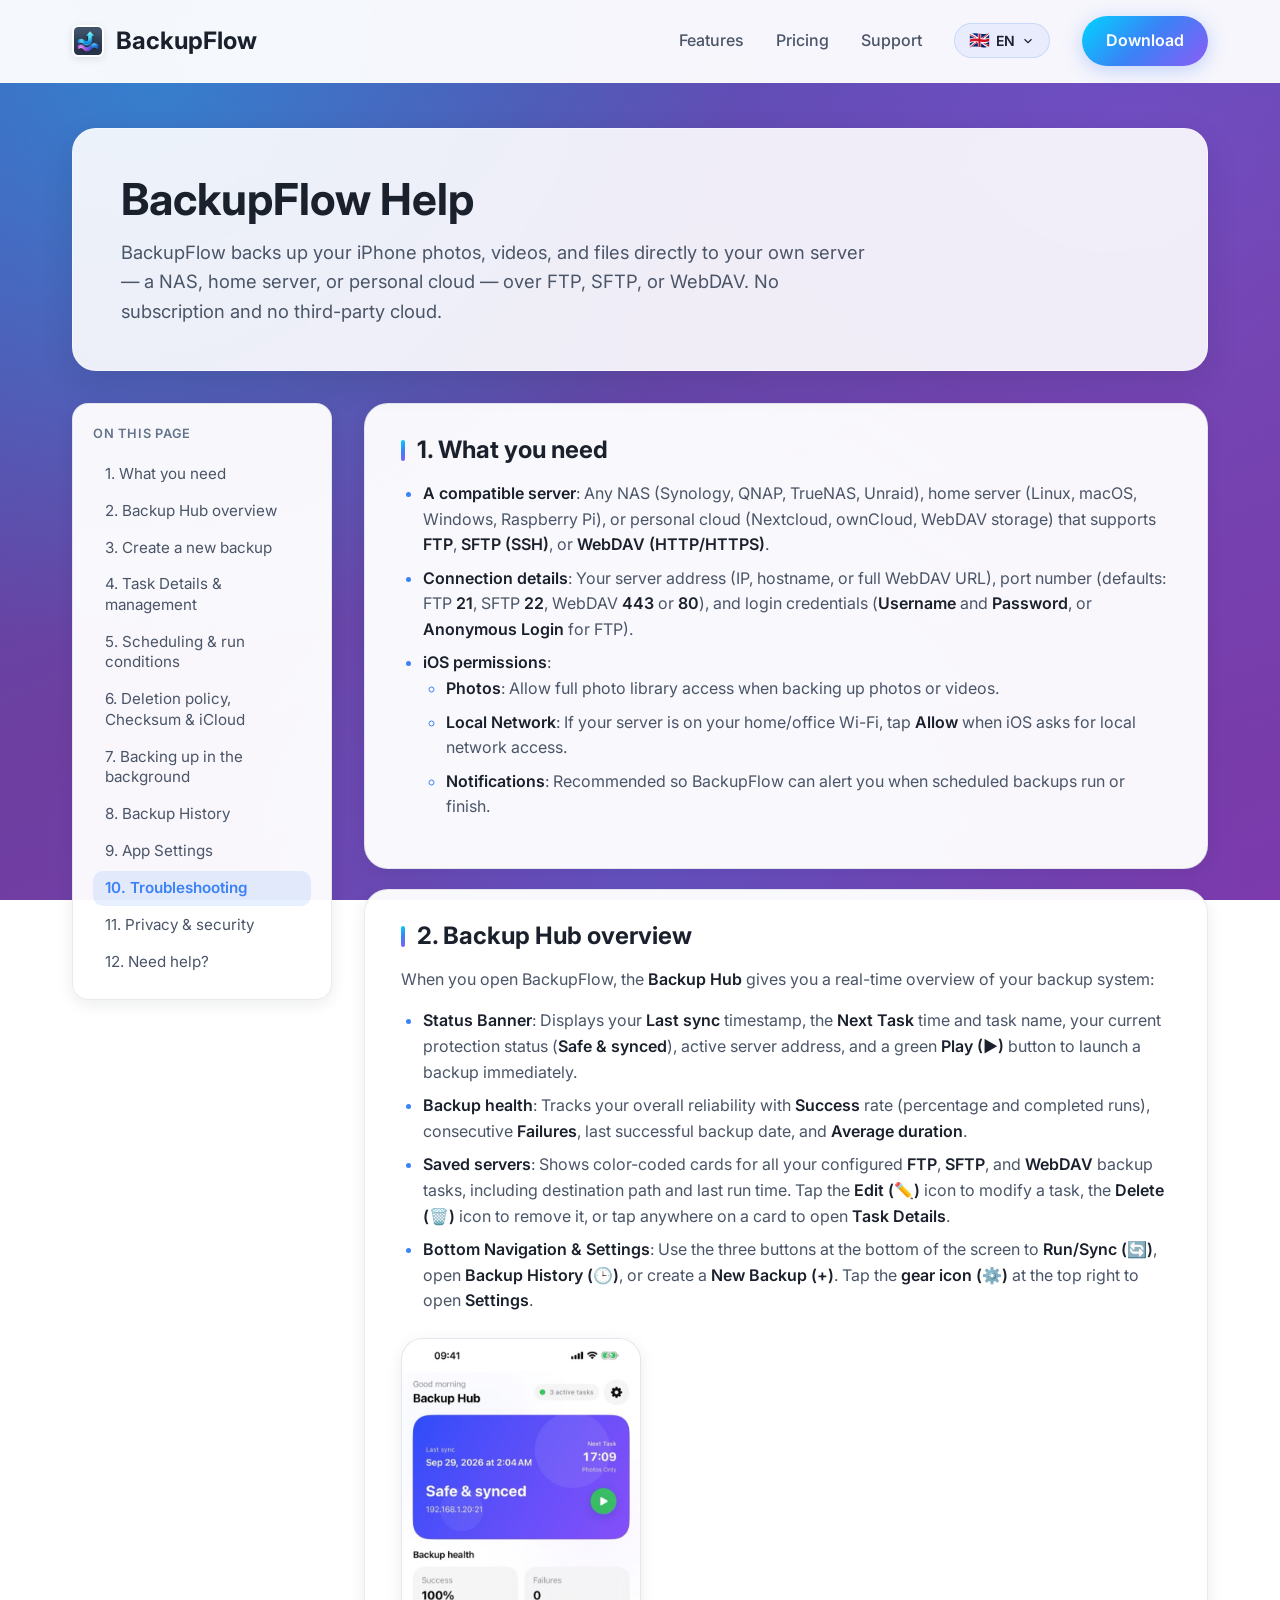
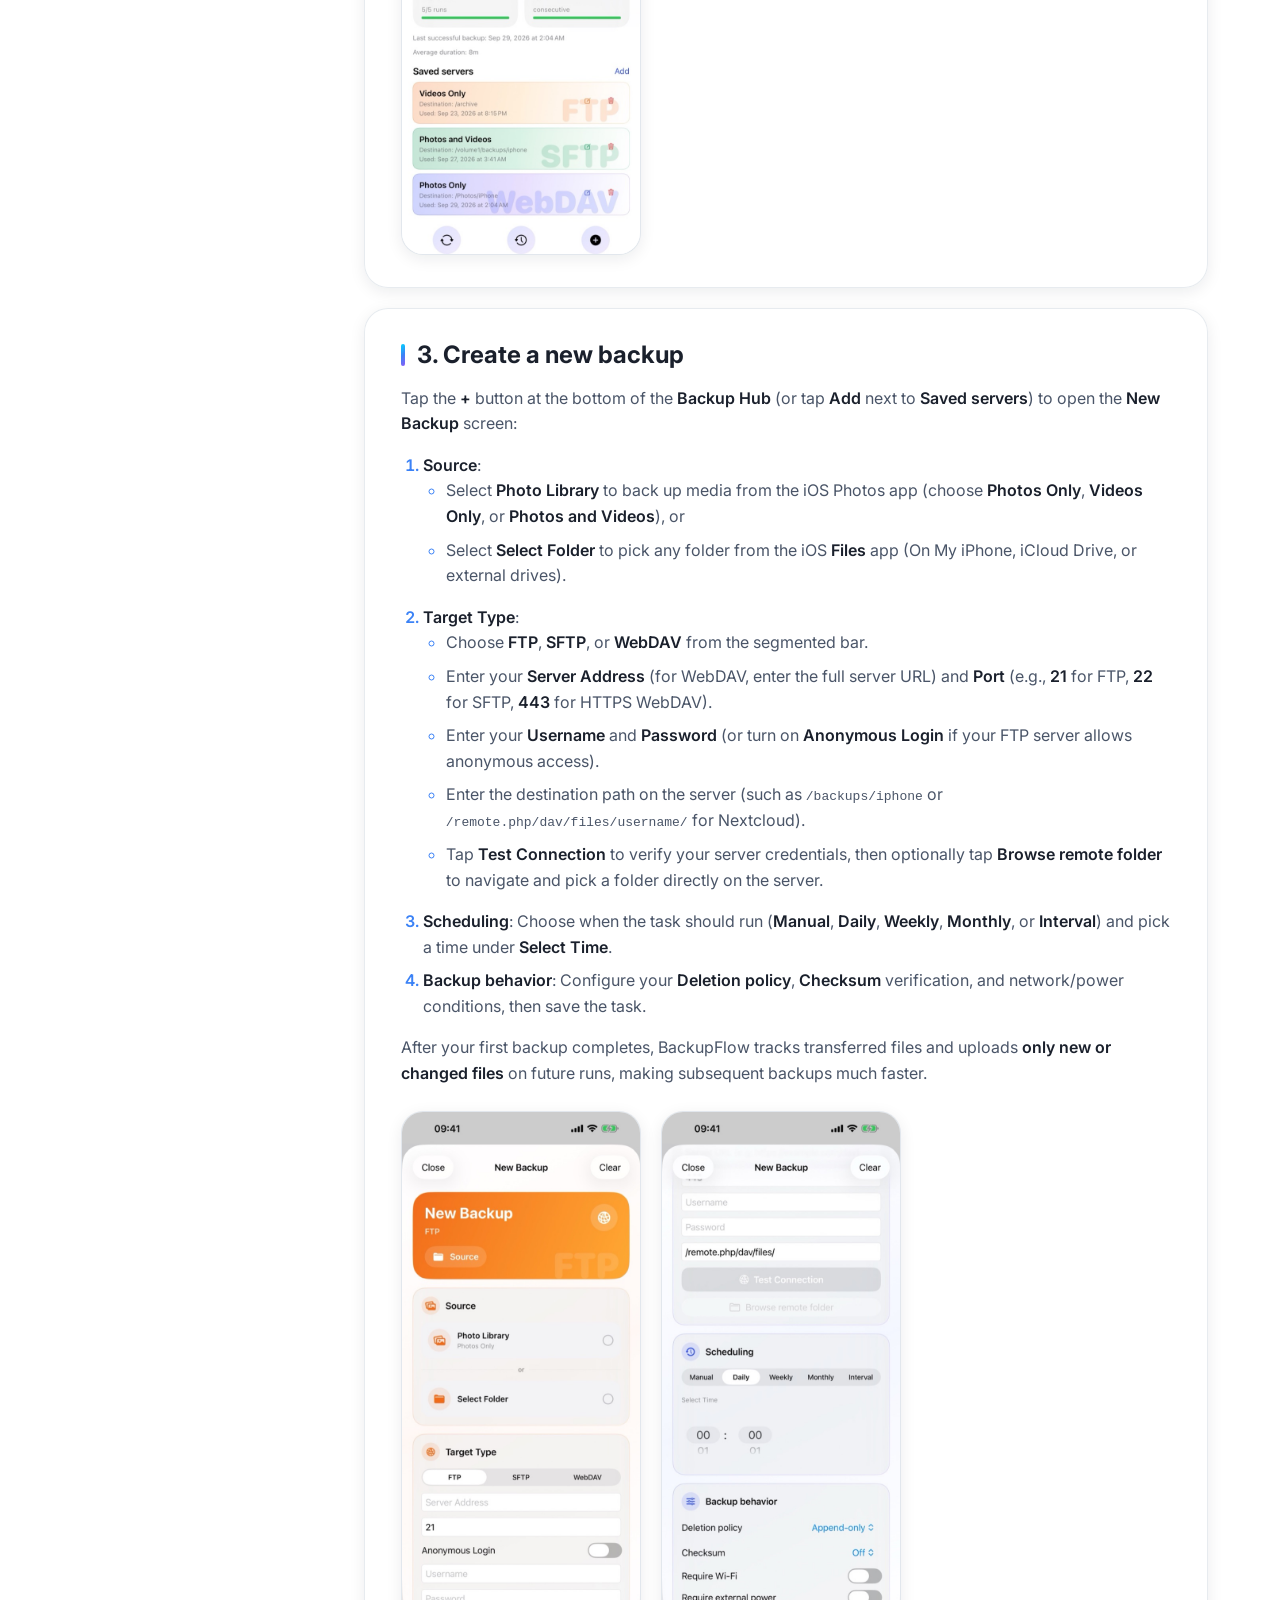
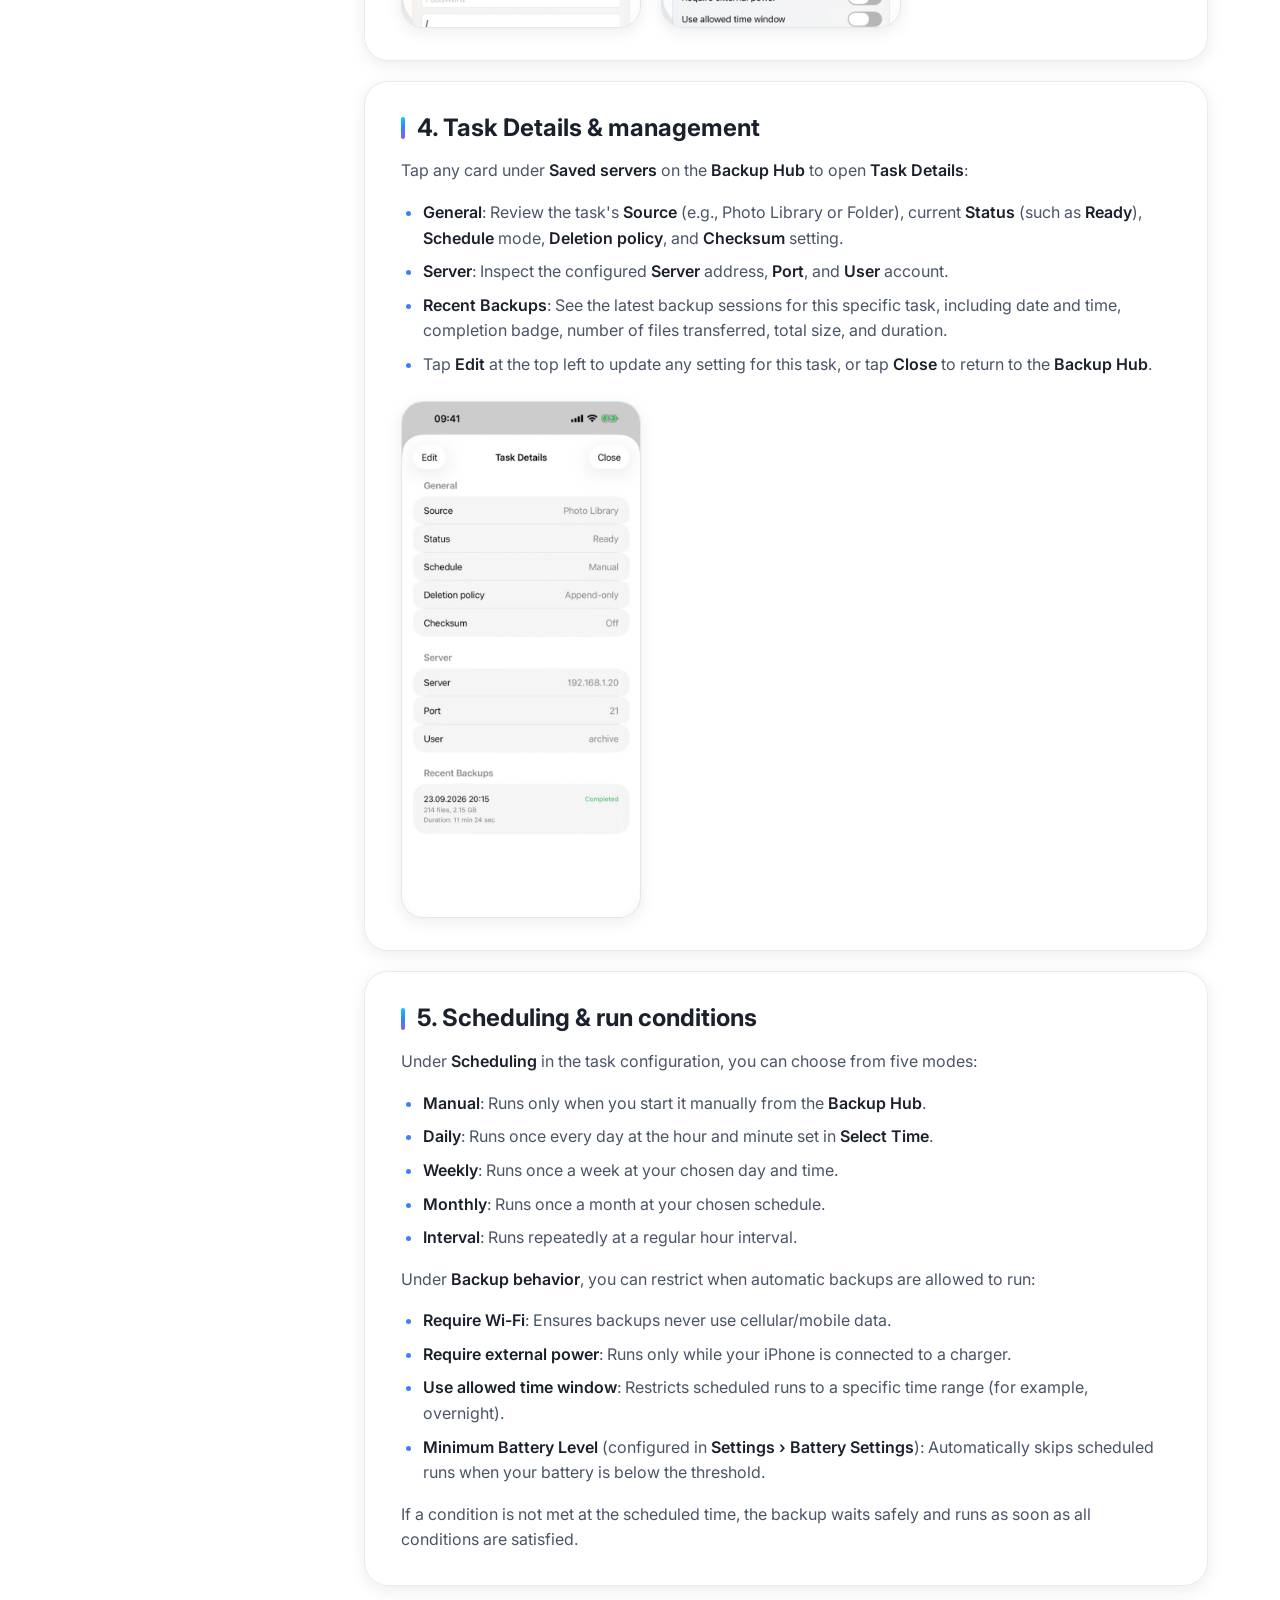
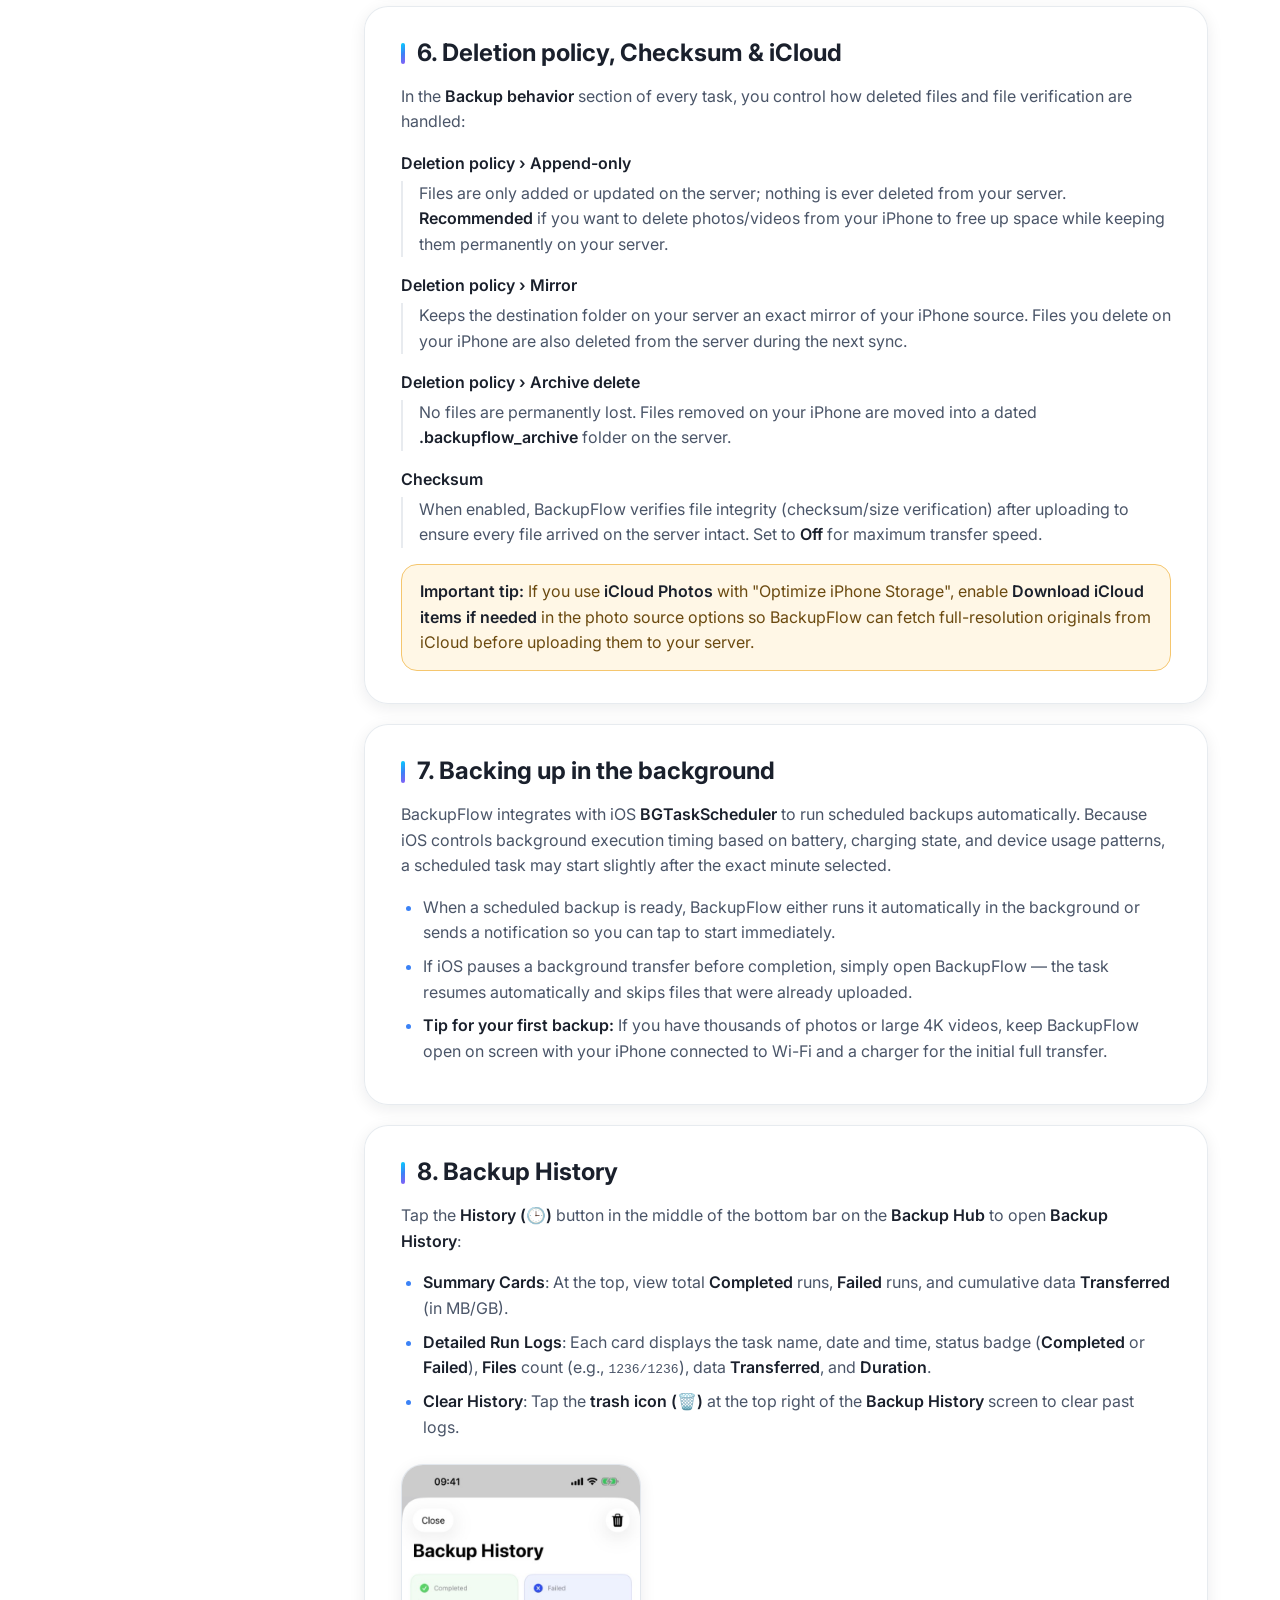
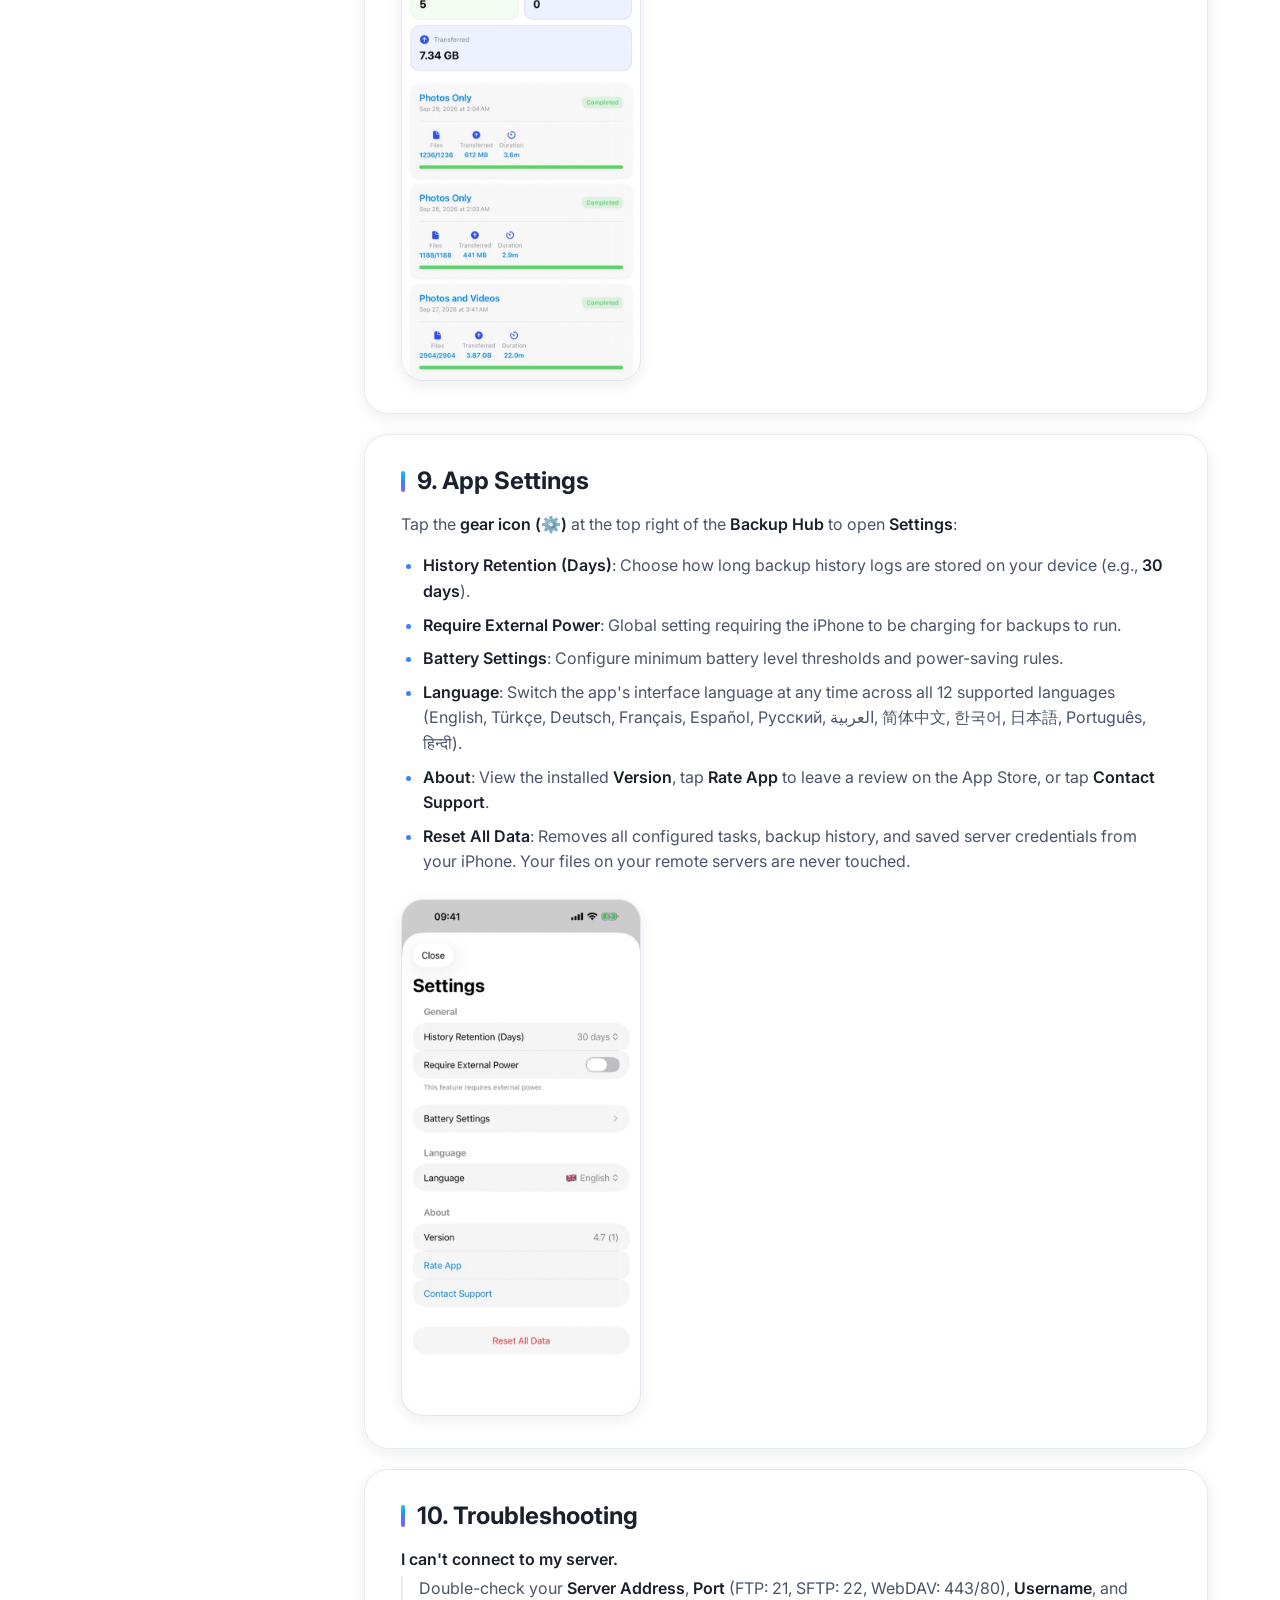
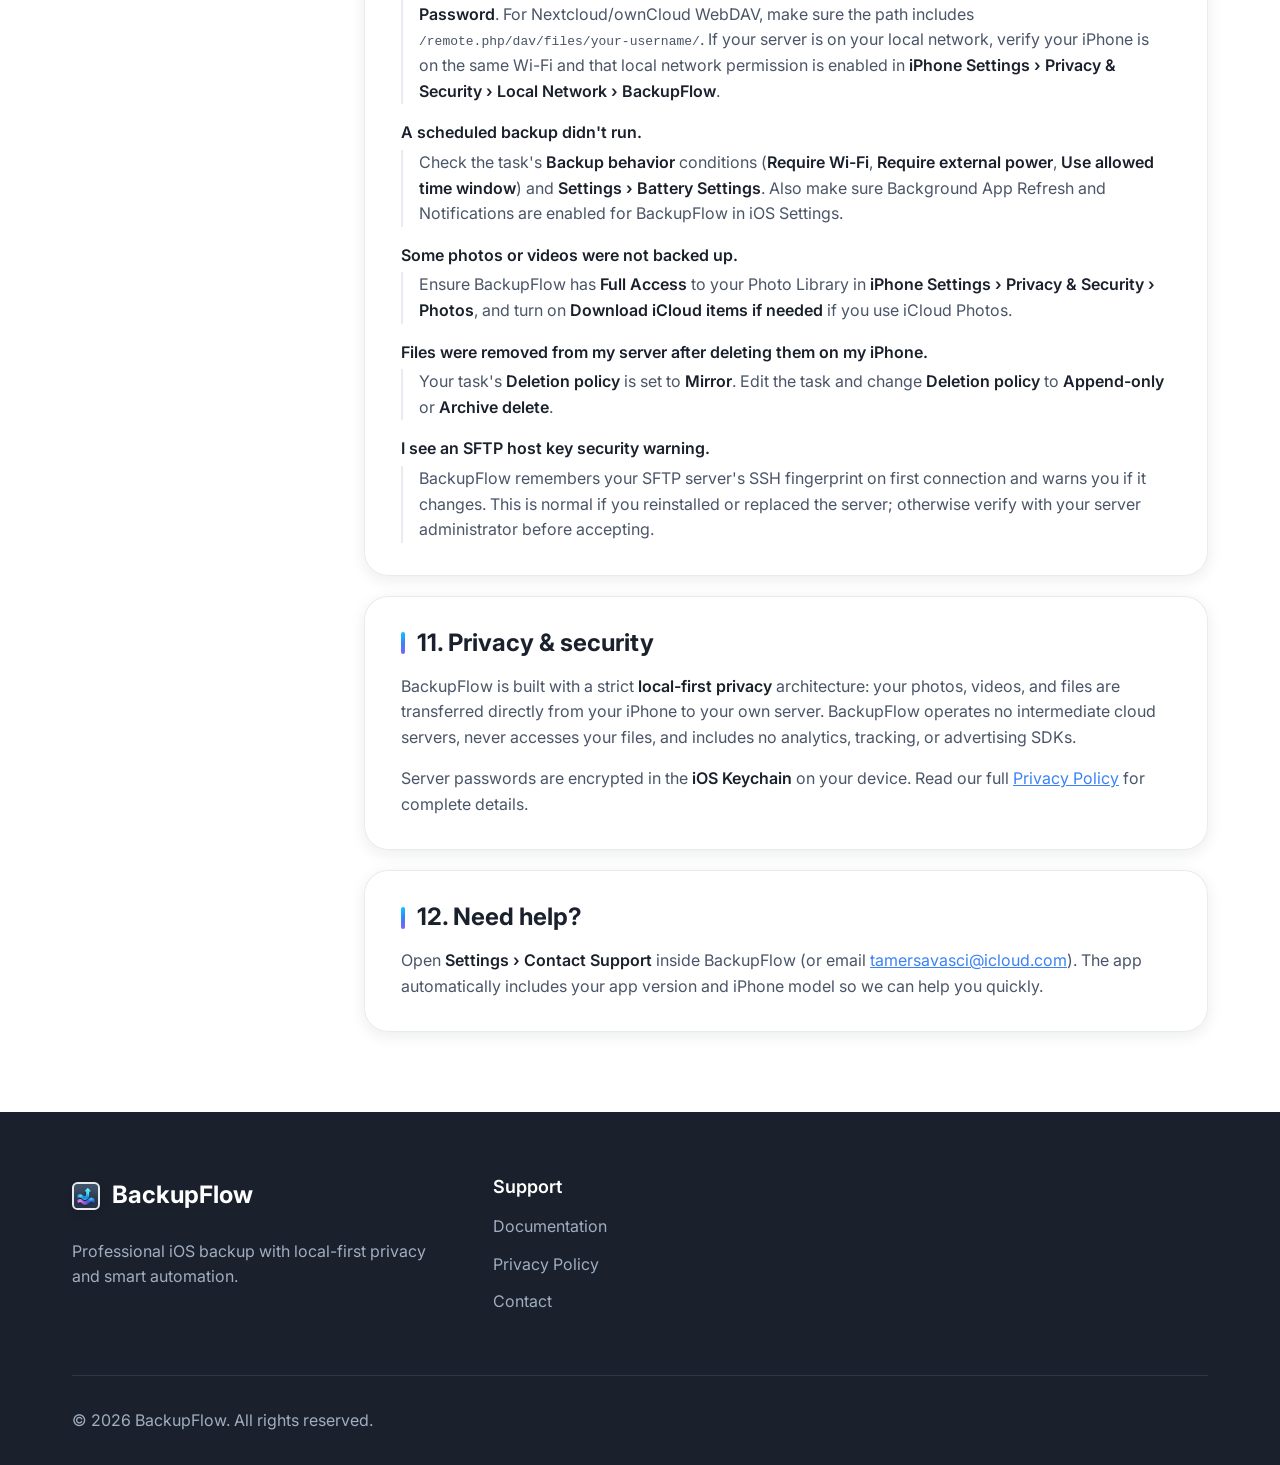
<file: docs/en/index.html>
<!doctype html>
<html lang="en" dir="ltr">
    <head>
        <meta charset="UTF-8" />
        <meta name="viewport" content="width=device-width, initial-scale=1.0" />
        <title>BackupFlow Help &amp; Documentation</title>
        <meta name="description" content="Complete guide to BackupFlow for iOS: Backup Hub, FTP/SFTP/WebDAV setup, Photo Library and Files backup, scheduling, deletion policies, checksum verification, and troubleshooting." />
        <meta name="theme-color" content="#3B82F6" />
        <meta name="apple-itunes-app" content="app-id=6753620051" />
        <meta property="og:type" content="article" />
        <meta property="og:title" content="BackupFlow Help &amp; Documentation" />
        <meta property="og:description" content="Complete guide to BackupFlow for iOS: Backup Hub, FTP/SFTP/WebDAV setup, Photo Library and Files backup, scheduling, deletion policies, checksum verification, and troubleshooting." />
        <meta property="og:url" content="https://tsavasci.github.io/BackupFlowWeb/docs/en/" />
        <meta property="og:image" content="https://tsavasci.github.io/BackupFlowWeb/assets/og-image.jpg" />
        <link rel="canonical" href="https://tsavasci.github.io/BackupFlowWeb/docs/en/" />
        <link rel="alternate" hreflang="en" href="https://tsavasci.github.io/BackupFlowWeb/docs/en/" />
        <link rel="alternate" hreflang="tr" href="https://tsavasci.github.io/BackupFlowWeb/docs/tr/" />
        <link rel="alternate" hreflang="de" href="https://tsavasci.github.io/BackupFlowWeb/docs/de/" />
        <link rel="alternate" hreflang="fr" href="https://tsavasci.github.io/BackupFlowWeb/docs/fr/" />
        <link rel="alternate" hreflang="es" href="https://tsavasci.github.io/BackupFlowWeb/docs/es/" />
        <link rel="alternate" hreflang="ru" href="https://tsavasci.github.io/BackupFlowWeb/docs/ru/" />
        <link rel="alternate" hreflang="ar" href="https://tsavasci.github.io/BackupFlowWeb/docs/ar/" />
        <link rel="alternate" hreflang="zh" href="https://tsavasci.github.io/BackupFlowWeb/docs/zh/" />
        <link rel="alternate" hreflang="ko" href="https://tsavasci.github.io/BackupFlowWeb/docs/ko/" />
        <link rel="alternate" hreflang="ja" href="https://tsavasci.github.io/BackupFlowWeb/docs/ja/" />
        <link rel="alternate" hreflang="pt" href="https://tsavasci.github.io/BackupFlowWeb/docs/pt/" />
        <link rel="alternate" hreflang="hi" href="https://tsavasci.github.io/BackupFlowWeb/docs/hi/" />
        <link rel="preconnect" href="https://fonts.googleapis.com" />
        <link rel="preconnect" href="https://fonts.gstatic.com" crossorigin />
        <link
            href="https://fonts.googleapis.com/css2?family=Inter:wght@300;400;500;600;700&display=swap"
            rel="stylesheet"
        />
        <link rel="stylesheet" href="../../styles.css" />
        <link rel="stylesheet" href="../docs.css" />
        <link rel="icon" type="image/svg+xml" href="../../favicon.svg" />
    </head>
    <body class="docs-body">
        <a href="#docs-content" class="skip-link">Skip to content</a>
        <nav class="navbar">
            <div class="nav-container">
                <a class="nav-logo" href="../../index.html">
                    <span class="logo-icon">
                        <img src="../../web_logo.png" alt="" class="logo-image" />
                    </span>
                    <span class="logo-text">BackupFlow</span>
                </a>
                <div class="nav-menu" id="nav-menu">
                    <a class="nav-link" href="../../index.html#features">Features</a>
                    <a class="nav-link" href="../../index.html#pricing">Pricing</a>
                    <a class="nav-link" href="../../index.html#support">Support</a>
                    <div class="lang-switcher" id="lang-switcher">
                        <button
                            type="button"
                            class="lang-toggle"
                            id="lang-toggle"
                            aria-haspopup="listbox"
                            aria-expanded="false"
                            aria-controls="lang-menu"
                        >
                            <span class="lang-flag">🇬🇧</span>
                            <span class="lang-code">EN</span>
                            <svg class="lang-caret" viewBox="0 0 24 24" fill="none" stroke="currentColor" stroke-width="2">
                                <path d="M6 9l6 6 6-6" />
                            </svg>
                        </button>
                        <ul class="lang-menu" id="lang-menu" role="listbox" aria-label="Language">
                            <li role="presentation"><a role="option" class="lang-option active" aria-selected="true" href="../en/" hreflang="en" lang="en" data-lang-code="en"><span class="lang-flag">🇬🇧</span><span class="lang-name">English</span></a></li>
                            <li role="presentation"><a role="option" class="lang-option" aria-selected="false" href="../tr/" hreflang="tr" lang="tr" data-lang-code="tr"><span class="lang-flag">🇹🇷</span><span class="lang-name">Türkçe</span></a></li>
                            <li role="presentation"><a role="option" class="lang-option" aria-selected="false" href="../de/" hreflang="de" lang="de" data-lang-code="de"><span class="lang-flag">🇩🇪</span><span class="lang-name">Deutsch</span></a></li>
                            <li role="presentation"><a role="option" class="lang-option" aria-selected="false" href="../fr/" hreflang="fr" lang="fr" data-lang-code="fr"><span class="lang-flag">🇫🇷</span><span class="lang-name">Français</span></a></li>
                            <li role="presentation"><a role="option" class="lang-option" aria-selected="false" href="../es/" hreflang="es" lang="es" data-lang-code="es"><span class="lang-flag">🇪🇸</span><span class="lang-name">Español</span></a></li>
                            <li role="presentation"><a role="option" class="lang-option" aria-selected="false" href="../ru/" hreflang="ru" lang="ru" data-lang-code="ru"><span class="lang-flag">🇷🇺</span><span class="lang-name">Русский</span></a></li>
                            <li role="presentation"><a role="option" class="lang-option" aria-selected="false" href="../ar/" hreflang="ar" lang="ar" data-lang-code="ar"><span class="lang-flag">🇸🇦</span><span class="lang-name">العربية</span></a></li>
                            <li role="presentation"><a role="option" class="lang-option" aria-selected="false" href="../zh/" hreflang="zh" lang="zh" data-lang-code="zh"><span class="lang-flag">🇨🇳</span><span class="lang-name">简体中文</span></a></li>
                            <li role="presentation"><a role="option" class="lang-option" aria-selected="false" href="../ko/" hreflang="ko" lang="ko" data-lang-code="ko"><span class="lang-flag">🇰🇷</span><span class="lang-name">한국어</span></a></li>
                            <li role="presentation"><a role="option" class="lang-option" aria-selected="false" href="../ja/" hreflang="ja" lang="ja" data-lang-code="ja"><span class="lang-flag">🇯🇵</span><span class="lang-name">日本語</span></a></li>
                            <li role="presentation"><a role="option" class="lang-option" aria-selected="false" href="../pt/" hreflang="pt" lang="pt" data-lang-code="pt"><span class="lang-flag">🇵🇹</span><span class="lang-name">Português</span></a></li>
                            <li role="presentation"><a role="option" class="lang-option" aria-selected="false" href="../hi/" hreflang="hi" lang="hi" data-lang-code="hi"><span class="lang-flag">🇮🇳</span><span class="lang-name">हिन्दी</span></a></li>
                        </ul>
                    </div>
                    <a class="nav-link download-btn" href="https://apps.apple.com/app/backupflow/id6753620051" target="_blank" rel="noopener noreferrer">Download</a>
                </div>
                <button
                    type="button"
                    class="nav-toggle"
                    aria-label="Toggle navigation"
                    aria-controls="nav-menu"
                    aria-expanded="false"
                >
                    <span></span>
                    <span></span>
                    <span></span>
                </button>
            </div>
        </nav>

        <main id="docs-content" class="docs-page">
            <div class="container">
                <header class="docs-hero">
                    <h1>BackupFlow Help</h1>
                    <p class="docs-lead">BackupFlow backs up your iPhone photos, videos, and files directly to your own server — a NAS, home server, or personal cloud — over FTP, SFTP, or WebDAV. No subscription and no third-party cloud.</p>
                </header>

                <div class="docs-layout">
                    <aside class="docs-toc" aria-labelledby="docs-toc-title">
                        <p class="docs-toc-title" id="docs-toc-title">On this page</p>
                        <ol>
                        <li><a href="#what-you-need">1. What you need</a></li>
                        <li><a href="#backup-hub">2. Backup Hub overview</a></li>
                        <li><a href="#first-backup">3. Create a new backup</a></li>
                        <li><a href="#task-details">4. Task Details &amp; management</a></li>
                        <li><a href="#automatic-backups">5. Scheduling &amp; run conditions</a></li>
                        <li><a href="#deleted-files">6. Deletion policy, Checksum &amp; iCloud</a></li>
                        <li><a href="#background">7. Backing up in the background</a></li>
                        <li><a href="#history">8. Backup History</a></li>
                        <li><a href="#settings">9. App Settings</a></li>
                        <li><a href="#troubleshooting">10. Troubleshooting</a></li>
                        <li><a href="#privacy">11. Privacy &amp; security</a></li>
                        <li><a href="#help">12. Need help?</a></li>
                        </ol>
                    </aside>

                    <article class="docs-content">
                    <section id="what-you-need" class="docs-section">
                        <h2>1. What you need</h2>
                        <ul>
                        <li><b>A compatible server</b>: Any NAS (Synology, QNAP, TrueNAS, Unraid), home server (Linux, macOS, Windows, Raspberry Pi), or personal cloud (Nextcloud, ownCloud, WebDAV storage) that supports <b>FTP</b>, <b>SFTP (SSH)</b>, or <b>WebDAV (HTTP/HTTPS)</b>.</li>
                        <li><b>Connection details</b>: Your server address (IP, hostname, or full WebDAV URL), port number (defaults: FTP <b>21</b>, SFTP <b>22</b>, WebDAV <b>443</b> or <b>80</b>), and login credentials (<b>Username</b> and <b>Password</b>, or <b>Anonymous Login</b> for FTP).</li>
                        <li><b>iOS permissions</b>:
                            <ul>
                                <li><b>Photos</b>: Allow full photo library access when backing up photos or videos.</li>
                                <li><b>Local Network</b>: If your server is on your home/office Wi-Fi, tap <b>Allow</b> when iOS asks for local network access.</li>
                                <li><b>Notifications</b>: Recommended so BackupFlow can alert you when scheduled backups run or finish.</li>
                            </ul>
                        </li>
                        </ul>
                    </section>

                    <section id="backup-hub" class="docs-section">
                        <h2>2. Backup Hub overview</h2>
                        <p>When you open BackupFlow, the <b>Backup Hub</b> gives you a real-time overview of your backup system:</p>
                        <ul>
                        <li><b>Status Banner</b>: Displays your <b>Last sync</b> timestamp, the <b>Next Task</b> time and task name, your current protection status (<b>Safe &amp; synced</b>), active server address, and a green <b>Play (▶)</b> button to launch a backup immediately.</li>
                        <li><b>Backup health</b>: Tracks your overall reliability with <b>Success</b> rate (percentage and completed runs), consecutive <b>Failures</b>, last successful backup date, and <b>Average duration</b>.</li>
                        <li><b>Saved servers</b>: Shows color-coded cards for all your configured <b>FTP</b>, <b>SFTP</b>, and <b>WebDAV</b> backup tasks, including destination path and last run time. Tap the <b>Edit (✏️)</b> icon to modify a task, the <b>Delete (🗑️)</b> icon to remove it, or tap anywhere on a card to open <b>Task Details</b>.</li>
                        <li><b>Bottom Navigation &amp; Settings</b>: Use the three buttons at the bottom of the screen to <b>Run/Sync (🔄)</b>, open <b>Backup History (🕒)</b>, or create a <b>New Backup (+)</b>. Tap the <b>gear icon (⚙️)</b> at the top right to open <b>Settings</b>.</li>
                        </ul>
                        <div class="docs-screens">
                            <figure class="docs-screen-card"><img src="../../assets/screens/en/1.jpg" width="300" height="649" loading="lazy" decoding="async" alt="2. Backup Hub overview" /></figure>
                        </div>
                    </section>

                    <section id="first-backup" class="docs-section">
                        <h2>3. Create a new backup</h2>
                        <p>Tap the <b>+</b> button at the bottom of the <b>Backup Hub</b> (or tap <b>Add</b> next to <b>Saved servers</b>) to open the <b>New Backup</b> screen:</p>
                        <ol>
                        <li><b>Source</b>:
                            <ul>
                                <li>Select <b>Photo Library</b> to back up media from the iOS Photos app (choose <b>Photos Only</b>, <b>Videos Only</b>, or <b>Photos and Videos</b>), or</li>
                                <li>Select <b>Select Folder</b> to pick any folder from the iOS <b>Files</b> app (On My iPhone, iCloud Drive, or external drives).</li>
                            </ul>
                        </li>
                        <li><b>Target Type</b>:
                            <ul>
                                <li>Choose <b>FTP</b>, <b>SFTP</b>, or <b>WebDAV</b> from the segmented bar.</li>
                                <li>Enter your <b>Server Address</b> (for WebDAV, enter the full server URL) and <b>Port</b> (e.g., <b>21</b> for FTP, <b>22</b> for SFTP, <b>443</b> for HTTPS WebDAV).</li>
                                <li>Enter your <b>Username</b> and <b>Password</b> (or turn on <b>Anonymous Login</b> if your FTP server allows anonymous access).</li>
                                <li>Enter the destination path on the server (such as <code>/backups/iphone</code> or <code>/remote.php/dav/files/username/</code> for Nextcloud).</li>
                                <li>Tap <b>Test Connection</b> to verify your server credentials, then optionally tap <b>Browse remote folder</b> to navigate and pick a folder directly on the server.</li>
                            </ul>
                        </li>
                        <li><b>Scheduling</b>: Choose when the task should run (<b>Manual</b>, <b>Daily</b>, <b>Weekly</b>, <b>Monthly</b>, or <b>Interval</b>) and pick a time under <b>Select Time</b>.</li>
                        <li><b>Backup behavior</b>: Configure your <b>Deletion policy</b>, <b>Checksum</b> verification, and network/power conditions, then save the task.</li>
                        </ol>
                        <p>After your first backup completes, BackupFlow tracks transferred files and uploads <b>only new or changed files</b> on future runs, making subsequent backups much faster.</p>
                        <div class="docs-screens docs-screens-pair">
                            <figure class="docs-screen-card"><img src="../../assets/screens/en/6.jpg" width="300" height="649" loading="lazy" decoding="async" alt="3. Create a new backup" /></figure>
                            <figure class="docs-screen-card"><img src="../../assets/screens/en/9.jpg" width="300" height="649" loading="lazy" decoding="async" alt="3. Create a new backup" /></figure>
                        </div>
                    </section>

                    <section id="task-details" class="docs-section">
                        <h2>4. Task Details &amp; management</h2>
                        <p>Tap any card under <b>Saved servers</b> on the <b>Backup Hub</b> to open <b>Task Details</b>:</p>
                        <ul>
                        <li><b>General</b>: Review the task's <b>Source</b> (e.g., Photo Library or Folder), current <b>Status</b> (such as <b>Ready</b>), <b>Schedule</b> mode, <b>Deletion policy</b>, and <b>Checksum</b> setting.</li>
                        <li><b>Server</b>: Inspect the configured <b>Server</b> address, <b>Port</b>, and <b>User</b> account.</li>
                        <li><b>Recent Backups</b>: See the latest backup sessions for this specific task, including date and time, completion badge, number of files transferred, total size, and duration.</li>
                        <li>Tap <b>Edit</b> at the top left to update any setting for this task, or tap <b>Close</b> to return to the <b>Backup Hub</b>.</li>
                        </ul>
                        <div class="docs-screens">
                            <figure class="docs-screen-card"><img src="../../assets/screens/en/5.jpg" width="300" height="649" loading="lazy" decoding="async" alt="4. Task Details &amp; management" /></figure>
                        </div>
                    </section>

                    <section id="automatic-backups" class="docs-section">
                        <h2>5. Scheduling &amp; run conditions</h2>
                        <p>Under <b>Scheduling</b> in the task configuration, you can choose from five modes:</p>
                        <ul>
                        <li><b>Manual</b>: Runs only when you start it manually from the <b>Backup Hub</b>.</li>
                        <li><b>Daily</b>: Runs once every day at the hour and minute set in <b>Select Time</b>.</li>
                        <li><b>Weekly</b>: Runs once a week at your chosen day and time.</li>
                        <li><b>Monthly</b>: Runs once a month at your chosen schedule.</li>
                        <li><b>Interval</b>: Runs repeatedly at a regular hour interval.</li>
                        </ul>
                        <p>Under <b>Backup behavior</b>, you can restrict when automatic backups are allowed to run:</p>
                        <ul>
                        <li><b>Require Wi-Fi</b>: Ensures backups never use cellular/mobile data.</li>
                        <li><b>Require external power</b>: Runs only while your iPhone is connected to a charger.</li>
                        <li><b>Use allowed time window</b>: Restricts scheduled runs to a specific time range (for example, overnight).</li>
                        <li><b>Minimum Battery Level</b> (configured in <b>Settings › Battery Settings</b>): Automatically skips scheduled runs when your battery is below the threshold.</li>
                        </ul>
                        <p>If a condition is not met at the scheduled time, the backup waits safely and runs as soon as all conditions are satisfied.</p>
                    </section>

                    <section id="deleted-files" class="docs-section">
                        <h2>6. Deletion policy, Checksum &amp; iCloud</h2>
                        <p>In the <b>Backup behavior</b> section of every task, you control how deleted files and file verification are handled:</p>
                        <dl>
                        <dt>Deletion policy › Append-only</dt>
                        <dd>Files are only added or updated on the server; nothing is ever deleted from your server. <b>Recommended</b> if you want to delete photos/videos from your iPhone to free up space while keeping them permanently on your server.</dd>
                        <dt>Deletion policy › Mirror</dt>
                        <dd>Keeps the destination folder on your server an exact mirror of your iPhone source. Files you delete on your iPhone are also deleted from the server during the next sync.</dd>
                        <dt>Deletion policy › Archive delete</dt>
                        <dd>No files are permanently lost. Files removed on your iPhone are moved into a dated <b>.backupflow_archive</b> folder on the server.</dd>
                        <dt>Checksum</dt>
                        <dd>When enabled, BackupFlow verifies file integrity (checksum/size verification) after uploading to ensure every file arrived on the server intact. Set to <b>Off</b> for maximum transfer speed.</dd>
                        </dl>
                        <p class="note"><b>Important tip:</b> If you use <b>iCloud Photos</b> with "Optimize iPhone Storage", enable <b>Download iCloud items if needed</b> in the photo source options so BackupFlow can fetch full-resolution originals from iCloud before uploading them to your server.</p>
                    </section>

                    <section id="background" class="docs-section">
                        <h2>7. Backing up in the background</h2>
                        <p>BackupFlow integrates with iOS <b>BGTaskScheduler</b> to run scheduled backups automatically. Because iOS controls background execution timing based on battery, charging state, and device usage patterns, a scheduled task may start slightly after the exact minute selected.</p>
                        <ul>
                        <li>When a scheduled backup is ready, BackupFlow either runs it automatically in the background or sends a notification so you can tap to start immediately.</li>
                        <li>If iOS pauses a background transfer before completion, simply open BackupFlow — the task resumes automatically and skips files that were already uploaded.</li>
                        <li><b>Tip for your first backup:</b> If you have thousands of photos or large 4K videos, keep BackupFlow open on screen with your iPhone connected to Wi-Fi and a charger for the initial full transfer.</li>
                        </ul>
                    </section>

                    <section id="history" class="docs-section">
                        <h2>8. Backup History</h2>
                        <p>Tap the <b>History (🕒)</b> button in the middle of the bottom bar on the <b>Backup Hub</b> to open <b>Backup History</b>:</p>
                        <ul>
                        <li><b>Summary Cards</b>: At the top, view total <b>Completed</b> runs, <b>Failed</b> runs, and cumulative data <b>Transferred</b> (in MB/GB).</li>
                        <li><b>Detailed Run Logs</b>: Each card displays the task name, date and time, status badge (<b>Completed</b> or <b>Failed</b>), <b>Files</b> count (e.g., <code>1236/1236</code>), data <b>Transferred</b>, and <b>Duration</b>.</li>
                        <li><b>Clear History</b>: Tap the <b>trash icon (🗑️)</b> at the top right of the <b>Backup History</b> screen to clear past logs.</li>
                        </ul>
                        <div class="docs-screens">
                            <figure class="docs-screen-card"><img src="../../assets/screens/en/3.jpg" width="300" height="649" loading="lazy" decoding="async" alt="8. Backup History" /></figure>
                        </div>
                    </section>

                    <section id="settings" class="docs-section">
                        <h2>9. App Settings</h2>
                        <p>Tap the <b>gear icon (⚙️)</b> at the top right of the <b>Backup Hub</b> to open <b>Settings</b>:</p>
                        <ul>
                        <li><b>History Retention (Days)</b>: Choose how long backup history logs are stored on your device (e.g., <b>30 days</b>).</li>
                        <li><b>Require External Power</b>: Global setting requiring the iPhone to be charging for backups to run.</li>
                        <li><b>Battery Settings</b>: Configure minimum battery level thresholds and power-saving rules.</li>
                        <li><b>Language</b>: Switch the app's interface language at any time across all 12 supported languages (English, Türkçe, Deutsch, Français, Español, Русский, العربية, 简体中文, 한국어, 日本語, Português, हिन्दी).</li>
                        <li><b>About</b>: View the installed <b>Version</b>, tap <b>Rate App</b> to leave a review on the App Store, or tap <b>Contact Support</b>.</li>
                        <li><b>Reset All Data</b>: Removes all configured tasks, backup history, and saved server credentials from your iPhone. Your files on your remote servers are never touched.</li>
                        </ul>
                        <div class="docs-screens">
                            <figure class="docs-screen-card"><img src="../../assets/screens/en/10.jpg" width="300" height="649" loading="lazy" decoding="async" alt="9. App Settings" /></figure>
                        </div>
                    </section>

                    <section id="troubleshooting" class="docs-section">
                        <h2>10. Troubleshooting</h2>
                        <dl>
                        <dt>I can't connect to my server.</dt>
                        <dd>Double-check your <b>Server Address</b>, <b>Port</b> (FTP: 21, SFTP: 22, WebDAV: 443/80), <b>Username</b>, and <b>Password</b>. For Nextcloud/ownCloud WebDAV, make sure the path includes <code>/remote.php/dav/files/your-username/</code>. If your server is on your local network, verify your iPhone is on the same Wi-Fi and that local network permission is enabled in <b>iPhone Settings › Privacy &amp; Security › Local Network › BackupFlow</b>.</dd>
                        <dt>A scheduled backup didn't run.</dt>
                        <dd>Check the task's <b>Backup behavior</b> conditions (<b>Require Wi-Fi</b>, <b>Require external power</b>, <b>Use allowed time window</b>) and <b>Settings › Battery Settings</b>. Also make sure Background App Refresh and Notifications are enabled for BackupFlow in iOS Settings.</dd>
                        <dt>Some photos or videos were not backed up.</dt>
                        <dd>Ensure BackupFlow has <b>Full Access</b> to your Photo Library in <b>iPhone Settings › Privacy &amp; Security › Photos</b>, and turn on <b>Download iCloud items if needed</b> if you use iCloud Photos.</dd>
                        <dt>Files were removed from my server after deleting them on my iPhone.</dt>
                        <dd>Your task's <b>Deletion policy</b> is set to <b>Mirror</b>. Edit the task and change <b>Deletion policy</b> to <b>Append-only</b> or <b>Archive delete</b>.</dd>
                        <dt>I see an SFTP host key security warning.</dt>
                        <dd>BackupFlow remembers your SFTP server's SSH fingerprint on first connection and warns you if it changes. This is normal if you reinstalled or replaced the server; otherwise verify with your server administrator before accepting.</dd>
                        </dl>
                    </section>

                    <section id="privacy" class="docs-section">
                        <h2>11. Privacy &amp; security</h2>
                        <p>BackupFlow is built with a strict <b>local-first privacy</b> architecture: your photos, videos, and files are transferred directly from your iPhone to your own server. BackupFlow operates no intermediate cloud servers, never accesses your files, and includes no analytics, tracking, or advertising SDKs.</p>
                        <p>Server passwords are encrypted in the <b>iOS Keychain</b> on your device. Read our full <a href="../../privacy-policy.html">Privacy Policy</a> for complete details.</p>
                    </section>

                    <section id="help" class="docs-section">
                        <h2>12. Need help?</h2>
                        <p>Open <b>Settings › Contact Support</b> inside BackupFlow (or email <a href="mailto:tamersavasci@icloud.com">tamersavasci@icloud.com</a>). The app automatically includes your app version and iPhone model so we can help you quickly.</p>
                    </section>
                    </article>
                </div>
            </div>
        </main>

        <footer class="footer">
            <div class="container">
                <div class="footer-content">
                    <div class="footer-brand">
                        <div class="footer-logo">
                            <div class="logo-icon">
                                <img src="../../web_logo.png" alt="" class="logo-image" />
                            </div>
                            <span class="logo-text">BackupFlow</span>
                        </div>
                        <p class="footer-description">Professional iOS backup with local-first privacy and smart automation.</p>
                    </div>
                    <div class="footer-links">
                        <div class="footer-column">
                            <h4>Support</h4>
                            <a href="./">Documentation</a>
                            <a href="../../privacy-policy.html?lang=en">Privacy Policy</a>
                            <a href="mailto:tamersavasci@icloud.com">Contact</a>
                        </div>
                    </div>
                </div>
                <div class="footer-bottom">
                    <p>&copy; 2026 BackupFlow. All rights reserved.</p>
                </div>
            </div>
        </footer>

        <script src="../docs.js"></script>
    </body>
</html>
</file>
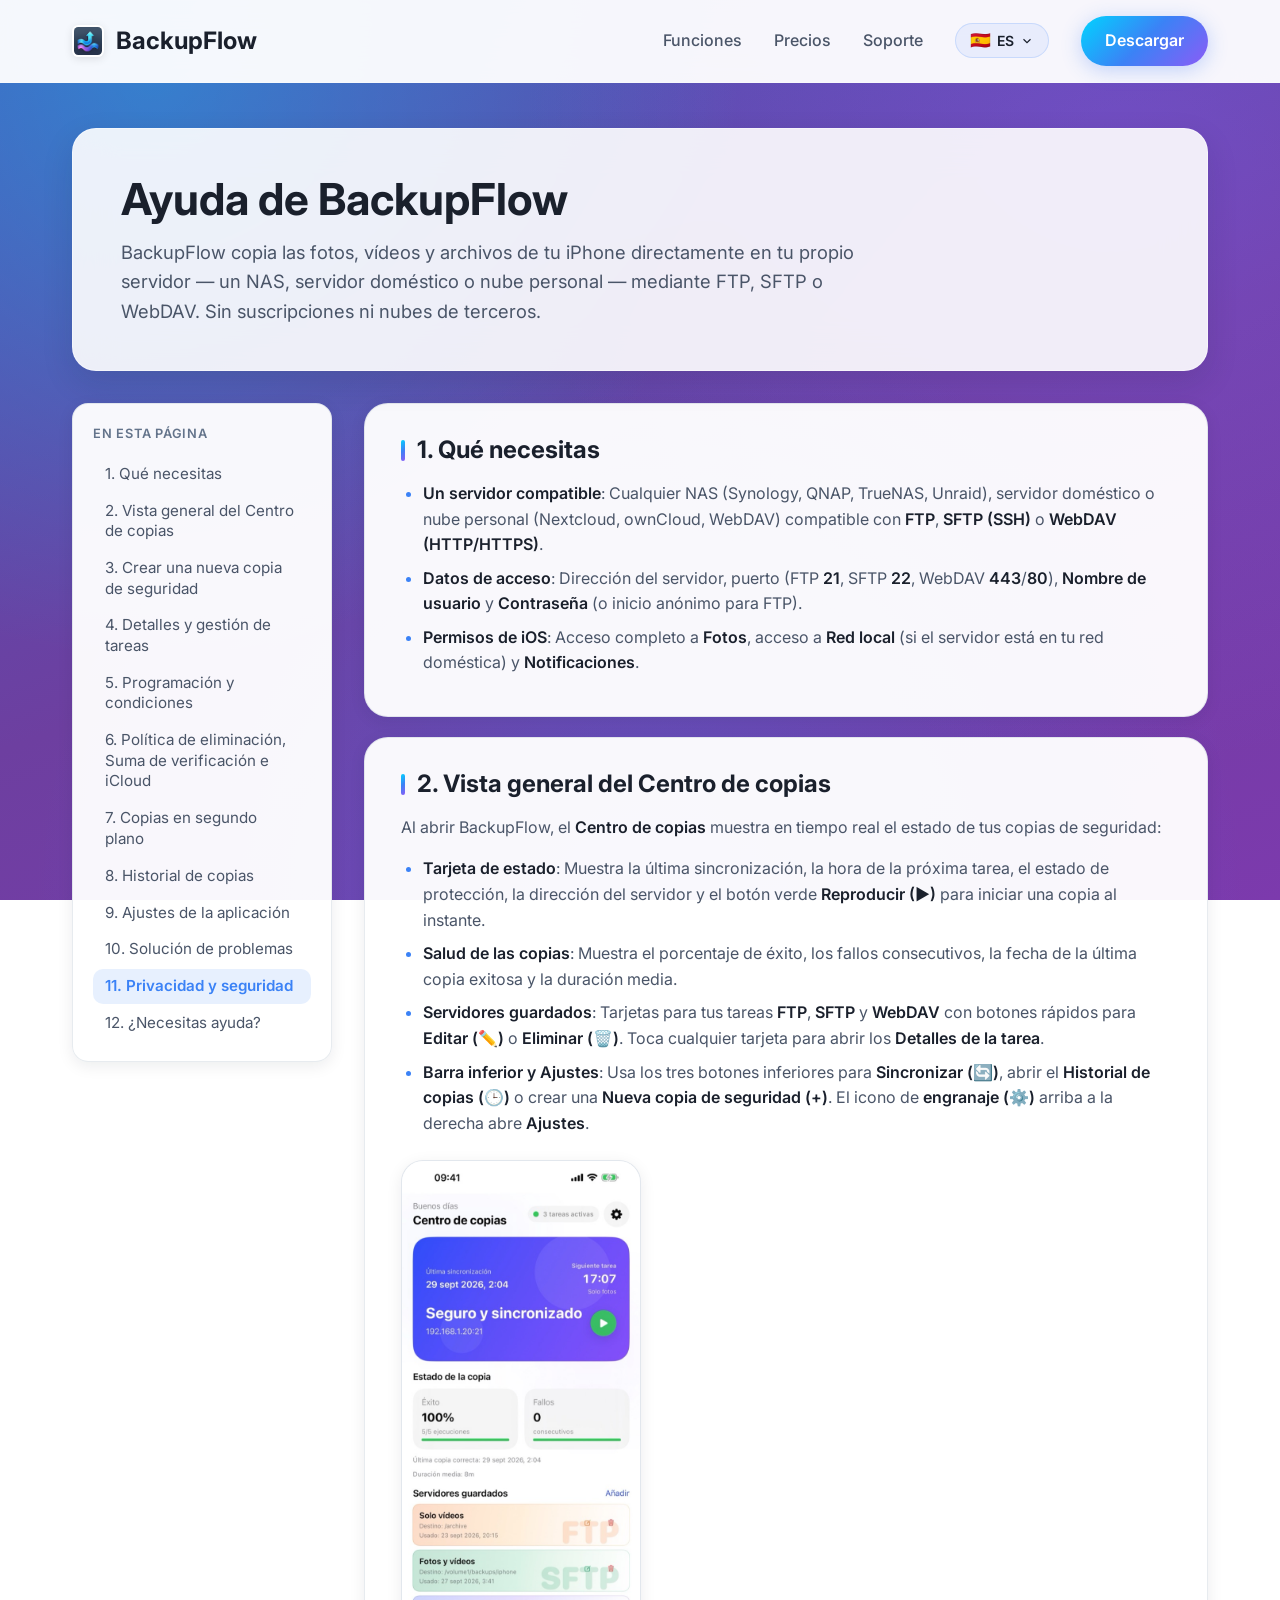
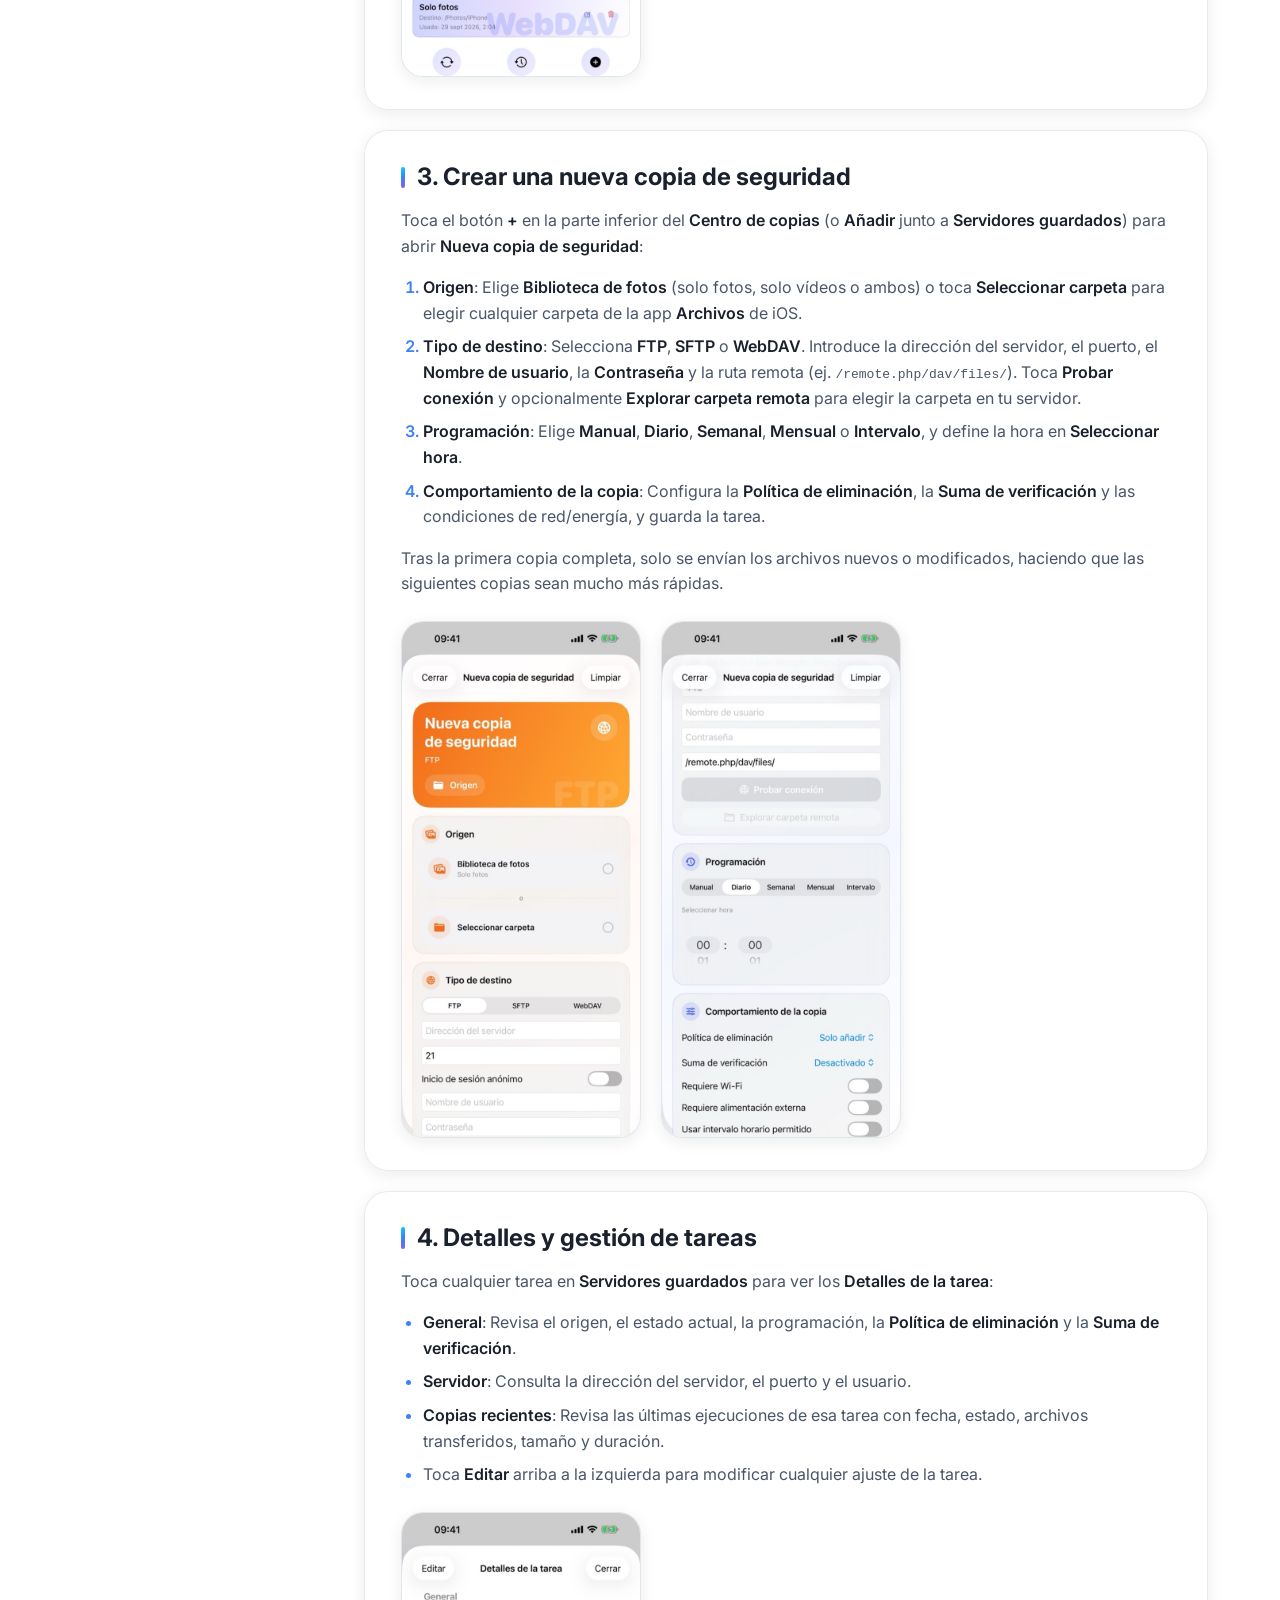
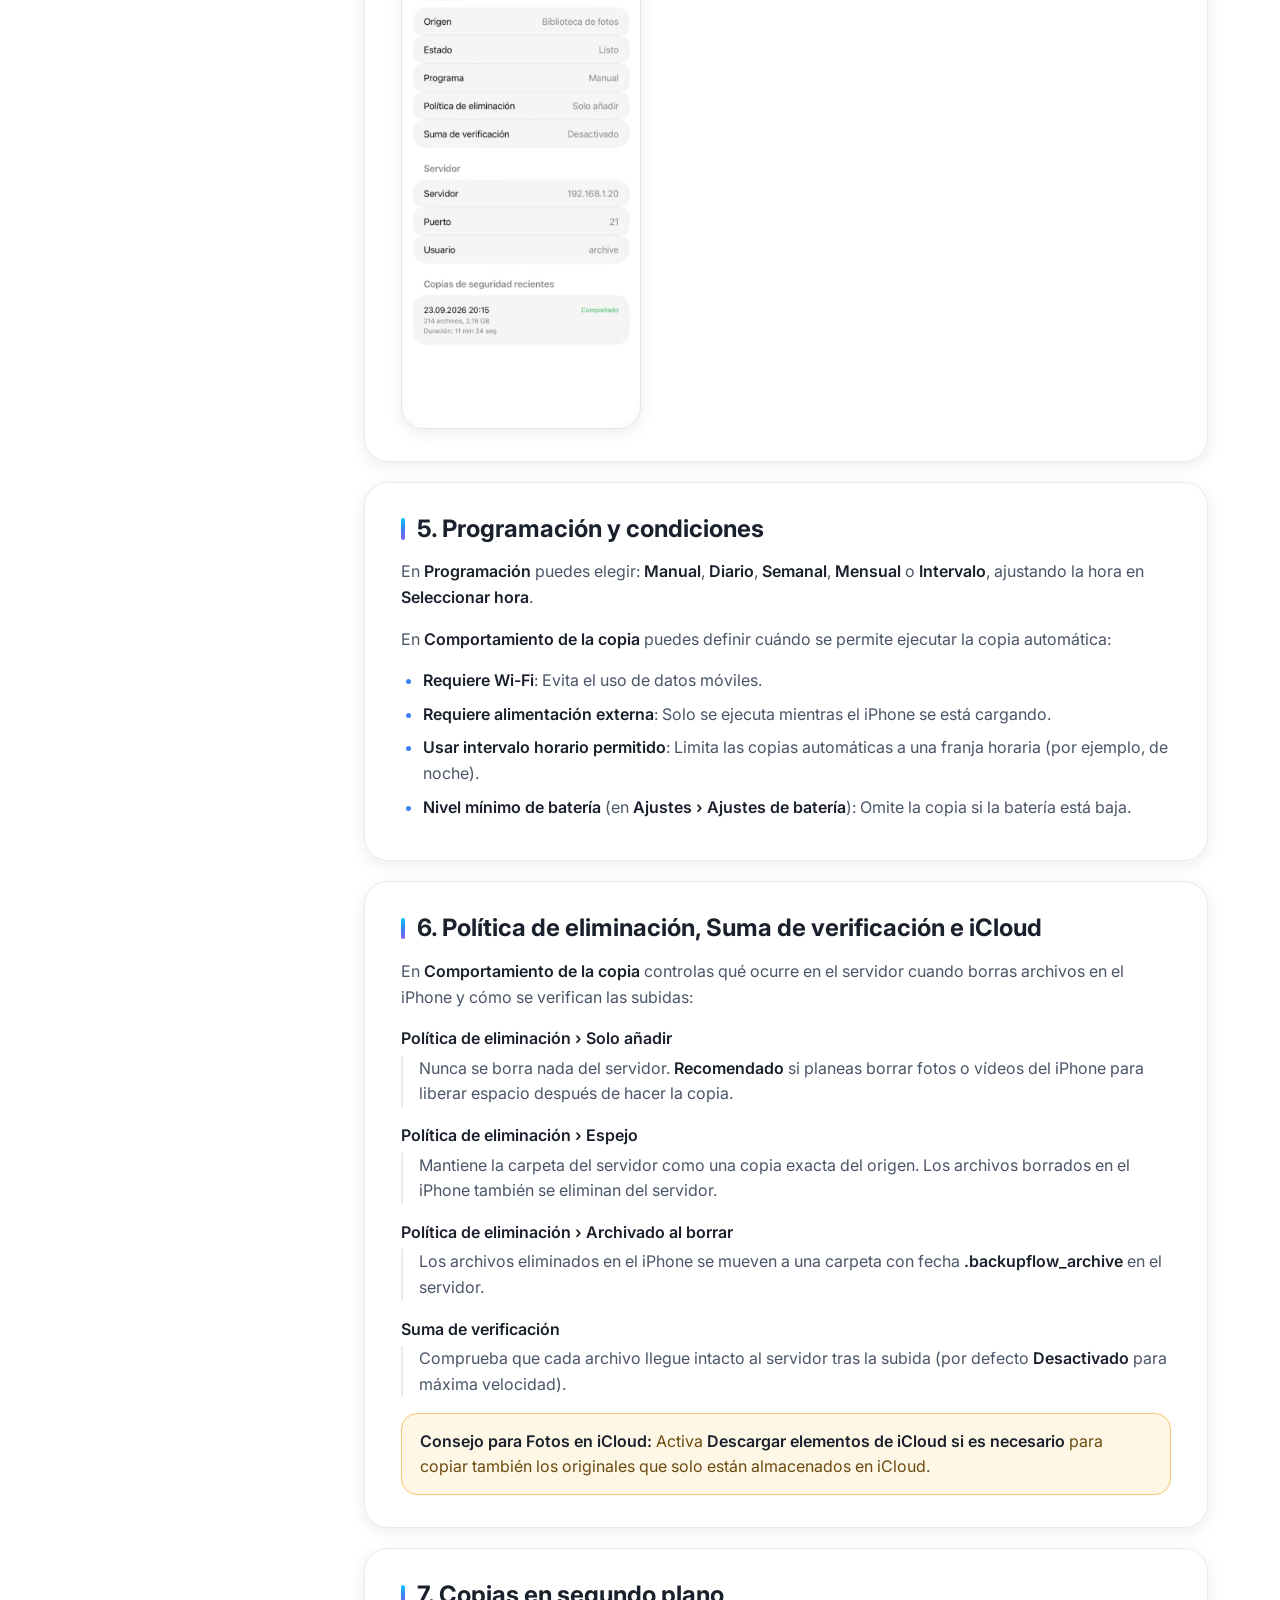
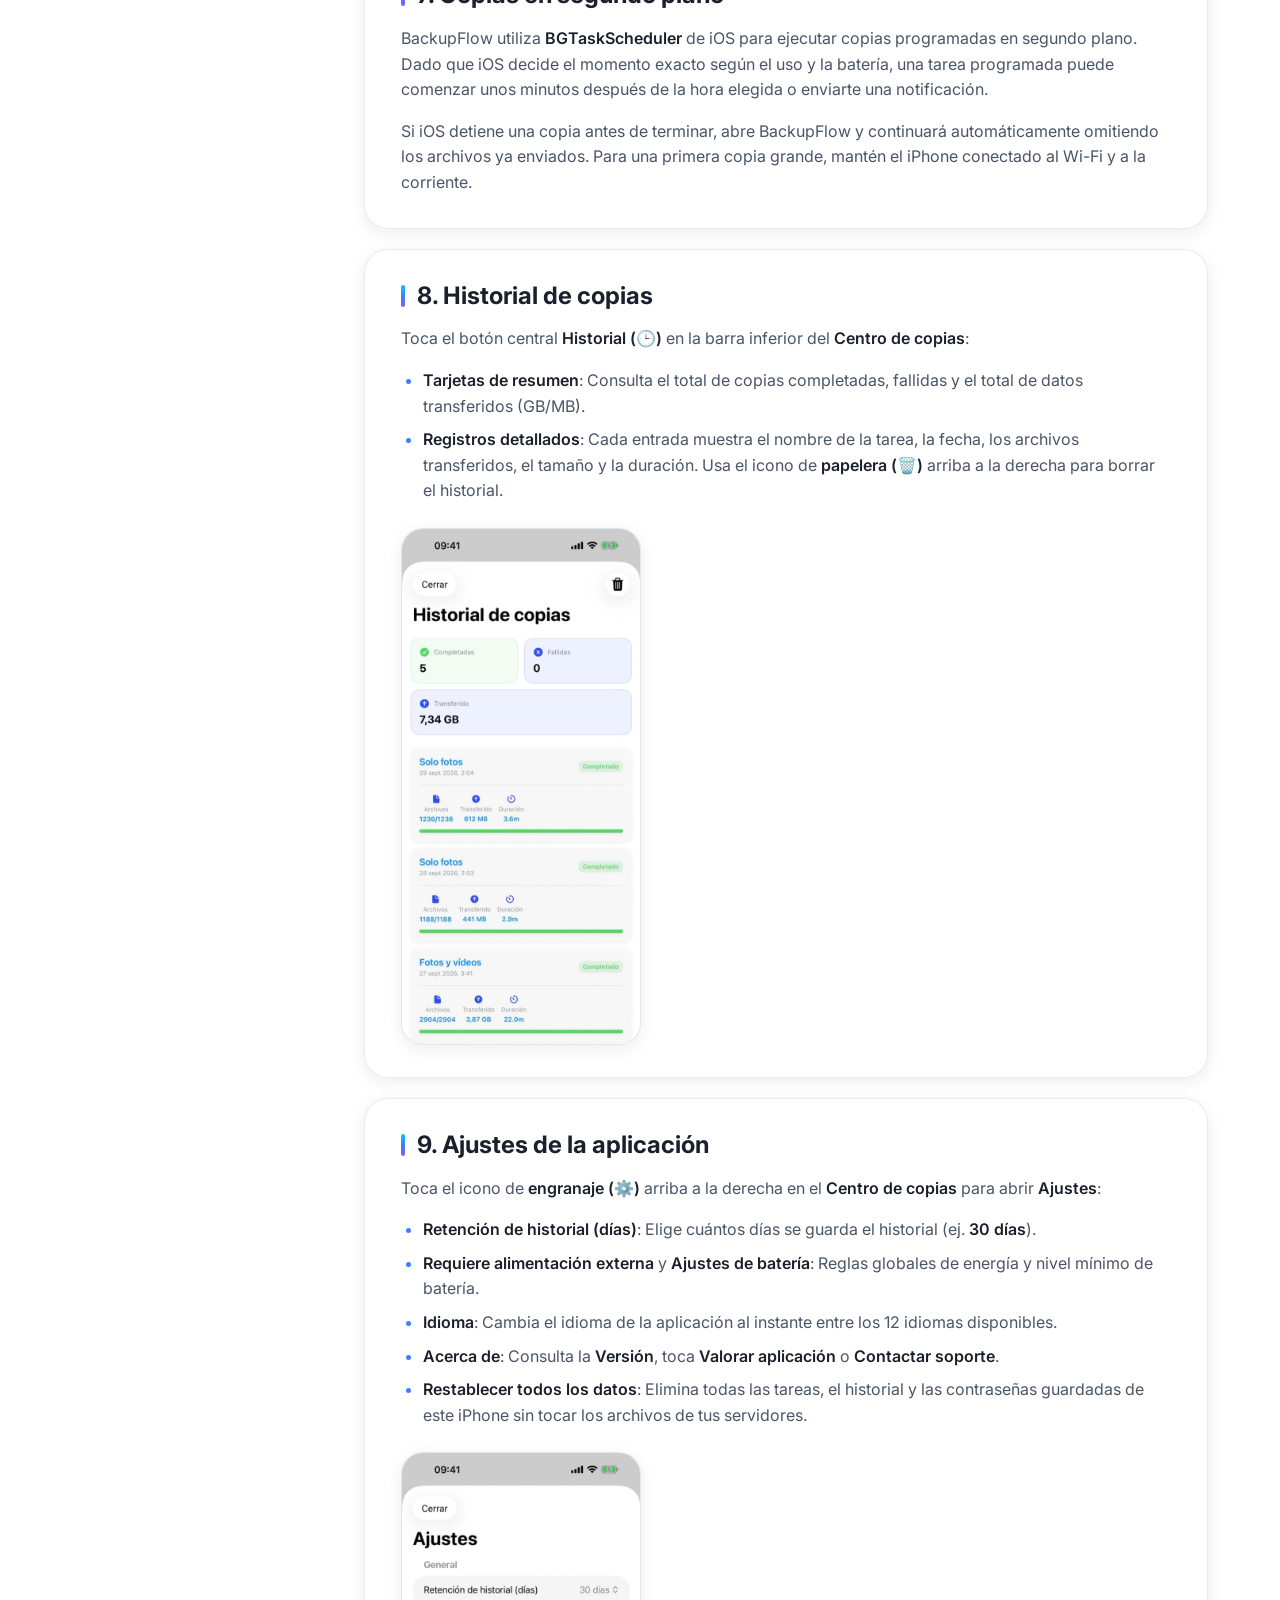
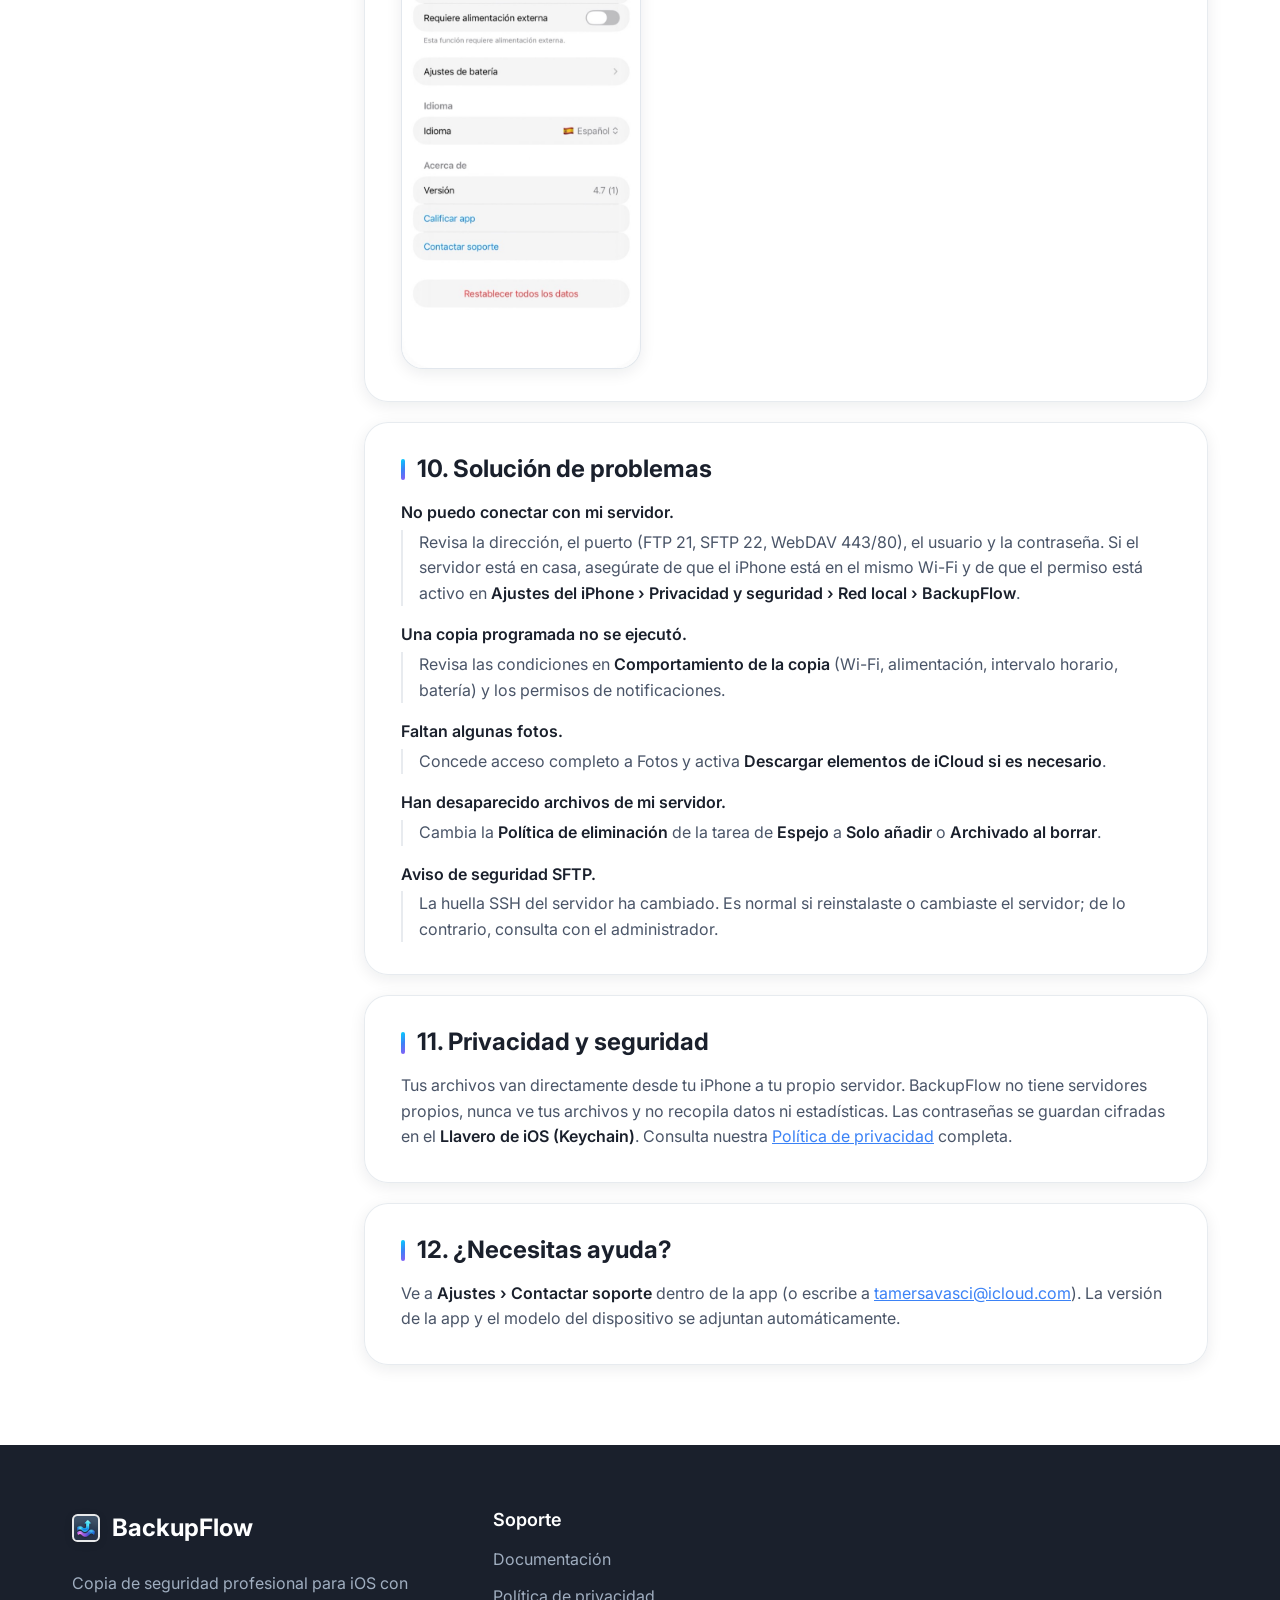
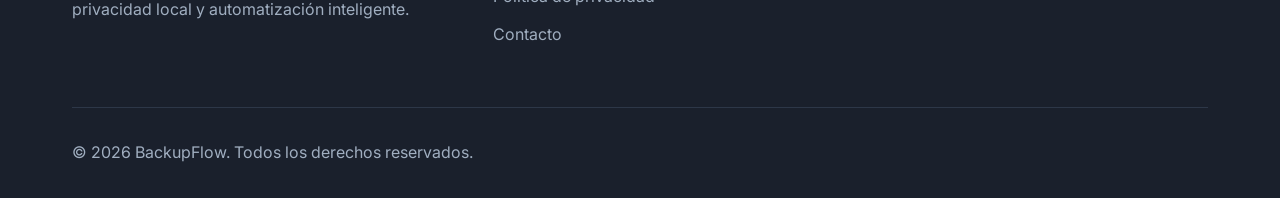
<file: docs/es/index.html>
<!doctype html>
<html lang="es" dir="ltr">
    <head>
        <meta charset="UTF-8" />
        <meta name="viewport" content="width=device-width, initial-scale=1.0" />
        <title>Ayuda y Documentación de BackupFlow</title>
        <meta name="description" content="Guía completa de BackupFlow para iOS: Centro de copias, configuración FTP/SFTP/WebDAV, copia de Biblioteca de fotos y Archivos, programación, políticas de eliminación y solución de problemas." />
        <meta name="theme-color" content="#3B82F6" />
        <meta name="apple-itunes-app" content="app-id=6753620051" />
        <meta property="og:type" content="article" />
        <meta property="og:title" content="Ayuda y Documentación de BackupFlow" />
        <meta property="og:description" content="Guía completa de BackupFlow para iOS: Centro de copias, configuración FTP/SFTP/WebDAV, copia de Biblioteca de fotos y Archivos, programación, políticas de eliminación y solución de problemas." />
        <meta property="og:url" content="https://tsavasci.github.io/BackupFlowWeb/docs/es/" />
        <meta property="og:image" content="https://tsavasci.github.io/BackupFlowWeb/assets/og-image.jpg" />
        <link rel="canonical" href="https://tsavasci.github.io/BackupFlowWeb/docs/es/" />
        <link rel="alternate" hreflang="en" href="https://tsavasci.github.io/BackupFlowWeb/docs/en/" />
        <link rel="alternate" hreflang="tr" href="https://tsavasci.github.io/BackupFlowWeb/docs/tr/" />
        <link rel="alternate" hreflang="de" href="https://tsavasci.github.io/BackupFlowWeb/docs/de/" />
        <link rel="alternate" hreflang="fr" href="https://tsavasci.github.io/BackupFlowWeb/docs/fr/" />
        <link rel="alternate" hreflang="es" href="https://tsavasci.github.io/BackupFlowWeb/docs/es/" />
        <link rel="alternate" hreflang="ru" href="https://tsavasci.github.io/BackupFlowWeb/docs/ru/" />
        <link rel="alternate" hreflang="ar" href="https://tsavasci.github.io/BackupFlowWeb/docs/ar/" />
        <link rel="alternate" hreflang="zh" href="https://tsavasci.github.io/BackupFlowWeb/docs/zh/" />
        <link rel="alternate" hreflang="ko" href="https://tsavasci.github.io/BackupFlowWeb/docs/ko/" />
        <link rel="alternate" hreflang="ja" href="https://tsavasci.github.io/BackupFlowWeb/docs/ja/" />
        <link rel="alternate" hreflang="pt" href="https://tsavasci.github.io/BackupFlowWeb/docs/pt/" />
        <link rel="alternate" hreflang="hi" href="https://tsavasci.github.io/BackupFlowWeb/docs/hi/" />
        <link rel="preconnect" href="https://fonts.googleapis.com" />
        <link rel="preconnect" href="https://fonts.gstatic.com" crossorigin />
        <link
            href="https://fonts.googleapis.com/css2?family=Inter:wght@300;400;500;600;700&display=swap"
            rel="stylesheet"
        />
        <link rel="stylesheet" href="../../styles.css" />
        <link rel="stylesheet" href="../docs.css" />
        <link rel="icon" type="image/svg+xml" href="../../favicon.svg" />
    </head>
    <body class="docs-body">
        <a href="#docs-content" class="skip-link">Saltar al contenido</a>
        <nav class="navbar">
            <div class="nav-container">
                <a class="nav-logo" href="../../index.html">
                    <span class="logo-icon">
                        <img src="../../web_logo.png" alt="" class="logo-image" />
                    </span>
                    <span class="logo-text">BackupFlow</span>
                </a>
                <div class="nav-menu" id="nav-menu">
                    <a class="nav-link" href="../../index.html#features">Funciones</a>
                    <a class="nav-link" href="../../index.html#pricing">Precios</a>
                    <a class="nav-link" href="../../index.html#support">Soporte</a>
                    <div class="lang-switcher" id="lang-switcher">
                        <button
                            type="button"
                            class="lang-toggle"
                            id="lang-toggle"
                            aria-haspopup="listbox"
                            aria-expanded="false"
                            aria-controls="lang-menu"
                        >
                            <span class="lang-flag">🇪🇸</span>
                            <span class="lang-code">ES</span>
                            <svg class="lang-caret" viewBox="0 0 24 24" fill="none" stroke="currentColor" stroke-width="2">
                                <path d="M6 9l6 6 6-6" />
                            </svg>
                        </button>
                        <ul class="lang-menu" id="lang-menu" role="listbox" aria-label="Idioma">
                            <li role="presentation"><a role="option" class="lang-option" aria-selected="false" href="../en/" hreflang="en" lang="en" data-lang-code="en"><span class="lang-flag">🇬🇧</span><span class="lang-name">English</span></a></li>
                            <li role="presentation"><a role="option" class="lang-option" aria-selected="false" href="../tr/" hreflang="tr" lang="tr" data-lang-code="tr"><span class="lang-flag">🇹🇷</span><span class="lang-name">Türkçe</span></a></li>
                            <li role="presentation"><a role="option" class="lang-option" aria-selected="false" href="../de/" hreflang="de" lang="de" data-lang-code="de"><span class="lang-flag">🇩🇪</span><span class="lang-name">Deutsch</span></a></li>
                            <li role="presentation"><a role="option" class="lang-option" aria-selected="false" href="../fr/" hreflang="fr" lang="fr" data-lang-code="fr"><span class="lang-flag">🇫🇷</span><span class="lang-name">Français</span></a></li>
                            <li role="presentation"><a role="option" class="lang-option active" aria-selected="true" href="../es/" hreflang="es" lang="es" data-lang-code="es"><span class="lang-flag">🇪🇸</span><span class="lang-name">Español</span></a></li>
                            <li role="presentation"><a role="option" class="lang-option" aria-selected="false" href="../ru/" hreflang="ru" lang="ru" data-lang-code="ru"><span class="lang-flag">🇷🇺</span><span class="lang-name">Русский</span></a></li>
                            <li role="presentation"><a role="option" class="lang-option" aria-selected="false" href="../ar/" hreflang="ar" lang="ar" data-lang-code="ar"><span class="lang-flag">🇸🇦</span><span class="lang-name">العربية</span></a></li>
                            <li role="presentation"><a role="option" class="lang-option" aria-selected="false" href="../zh/" hreflang="zh" lang="zh" data-lang-code="zh"><span class="lang-flag">🇨🇳</span><span class="lang-name">简体中文</span></a></li>
                            <li role="presentation"><a role="option" class="lang-option" aria-selected="false" href="../ko/" hreflang="ko" lang="ko" data-lang-code="ko"><span class="lang-flag">🇰🇷</span><span class="lang-name">한국어</span></a></li>
                            <li role="presentation"><a role="option" class="lang-option" aria-selected="false" href="../ja/" hreflang="ja" lang="ja" data-lang-code="ja"><span class="lang-flag">🇯🇵</span><span class="lang-name">日本語</span></a></li>
                            <li role="presentation"><a role="option" class="lang-option" aria-selected="false" href="../pt/" hreflang="pt" lang="pt" data-lang-code="pt"><span class="lang-flag">🇵🇹</span><span class="lang-name">Português</span></a></li>
                            <li role="presentation"><a role="option" class="lang-option" aria-selected="false" href="../hi/" hreflang="hi" lang="hi" data-lang-code="hi"><span class="lang-flag">🇮🇳</span><span class="lang-name">हिन्दी</span></a></li>
                        </ul>
                    </div>
                    <a class="nav-link download-btn" href="https://apps.apple.com/app/backupflow/id6753620051" target="_blank" rel="noopener noreferrer">Descargar</a>
                </div>
                <button
                    type="button"
                    class="nav-toggle"
                    aria-label="Alternar navegación"
                    aria-controls="nav-menu"
                    aria-expanded="false"
                >
                    <span></span>
                    <span></span>
                    <span></span>
                </button>
            </div>
        </nav>

        <main id="docs-content" class="docs-page">
            <div class="container">
                <header class="docs-hero">
                    <h1>Ayuda de BackupFlow</h1>
                    <p class="docs-lead">BackupFlow copia las fotos, vídeos y archivos de tu iPhone directamente en tu propio servidor — un NAS, servidor doméstico o nube personal — mediante FTP, SFTP o WebDAV. Sin suscripciones ni nubes de terceros.</p>
                </header>

                <div class="docs-layout">
                    <aside class="docs-toc" aria-labelledby="docs-toc-title">
                        <p class="docs-toc-title" id="docs-toc-title">En esta página</p>
                        <ol>
                        <li><a href="#what-you-need">1. Qué necesitas</a></li>
                        <li><a href="#backup-hub">2. Vista general del Centro de copias</a></li>
                        <li><a href="#first-backup">3. Crear una nueva copia de seguridad</a></li>
                        <li><a href="#task-details">4. Detalles y gestión de tareas</a></li>
                        <li><a href="#automatic-backups">5. Programación y condiciones</a></li>
                        <li><a href="#deleted-files">6. Política de eliminación, Suma de verificación e iCloud</a></li>
                        <li><a href="#background">7. Copias en segundo plano</a></li>
                        <li><a href="#history">8. Historial de copias</a></li>
                        <li><a href="#settings">9. Ajustes de la aplicación</a></li>
                        <li><a href="#troubleshooting">10. Solución de problemas</a></li>
                        <li><a href="#privacy">11. Privacidad y seguridad</a></li>
                        <li><a href="#help">12. ¿Necesitas ayuda?</a></li>
                        </ol>
                    </aside>

                    <article class="docs-content">
                    <section id="what-you-need" class="docs-section">
                        <h2>1. Qué necesitas</h2>
                        <ul>
                        <li><b>Un servidor compatible</b>: Cualquier NAS (Synology, QNAP, TrueNAS, Unraid), servidor doméstico o nube personal (Nextcloud, ownCloud, WebDAV) compatible con <b>FTP</b>, <b>SFTP (SSH)</b> o <b>WebDAV (HTTP/HTTPS)</b>.</li>
                        <li><b>Datos de acceso</b>: Dirección del servidor, puerto (FTP <b>21</b>, SFTP <b>22</b>, WebDAV <b>443</b>/<b>80</b>), <b>Nombre de usuario</b> y <b>Contraseña</b> (o inicio anónimo para FTP).</li>
                        <li><b>Permisos de iOS</b>: Acceso completo a <b>Fotos</b>, acceso a <b>Red local</b> (si el servidor está en tu red doméstica) y <b>Notificaciones</b>.</li>
                        </ul>
                    </section>

                    <section id="backup-hub" class="docs-section">
                        <h2>2. Vista general del Centro de copias</h2>
                        <p>Al abrir BackupFlow, el <b>Centro de copias</b> muestra en tiempo real el estado de tus copias de seguridad:</p>
                        <ul>
                        <li><b>Tarjeta de estado</b>: Muestra la última sincronización, la hora de la próxima tarea, el estado de protección, la dirección del servidor y el botón verde <b>Reproducir (▶)</b> para iniciar una copia al instante.</li>
                        <li><b>Salud de las copias</b>: Muestra el porcentaje de éxito, los fallos consecutivos, la fecha de la última copia exitosa y la duración media.</li>
                        <li><b>Servidores guardados</b>: Tarjetas para tus tareas <b>FTP</b>, <b>SFTP</b> y <b>WebDAV</b> con botones rápidos para <b>Editar (✏️)</b> o <b>Eliminar (🗑️)</b>. Toca cualquier tarjeta para abrir los <b>Detalles de la tarea</b>.</li>
                        <li><b>Barra inferior y Ajustes</b>: Usa los tres botones inferiores para <b>Sincronizar (🔄)</b>, abrir el <b>Historial de copias (🕒)</b> o crear una <b>Nueva copia de seguridad (+)</b>. El icono de <b>engranaje (⚙️)</b> arriba a la derecha abre <b>Ajustes</b>.</li>
                        </ul>
                        <div class="docs-screens">
                            <figure class="docs-screen-card"><img src="../../assets/screens/es/1.jpg" width="300" height="649" loading="lazy" decoding="async" alt="2. Vista general del Centro de copias" /></figure>
                        </div>
                    </section>

                    <section id="first-backup" class="docs-section">
                        <h2>3. Crear una nueva copia de seguridad</h2>
                        <p>Toca el botón <b>+</b> en la parte inferior del <b>Centro de copias</b> (o <b>Añadir</b> junto a <b>Servidores guardados</b>) para abrir <b>Nueva copia de seguridad</b>:</p>
                        <ol>
                        <li><b>Origen</b>: Elige <b>Biblioteca de fotos</b> (solo fotos, solo vídeos o ambos) o toca <b>Seleccionar carpeta</b> para elegir cualquier carpeta de la app <b>Archivos</b> de iOS.</li>
                        <li><b>Tipo de destino</b>: Selecciona <b>FTP</b>, <b>SFTP</b> o <b>WebDAV</b>. Introduce la dirección del servidor, el puerto, el <b>Nombre de usuario</b>, la <b>Contraseña</b> y la ruta remota (ej. <code>/remote.php/dav/files/</code>). Toca <b>Probar conexión</b> y opcionalmente <b>Explorar carpeta remota</b> para elegir la carpeta en tu servidor.</li>
                        <li><b>Programación</b>: Elige <b>Manual</b>, <b>Diario</b>, <b>Semanal</b>, <b>Mensual</b> o <b>Intervalo</b>, y define la hora en <b>Seleccionar hora</b>.</li>
                        <li><b>Comportamiento de la copia</b>: Configura la <b>Política de eliminación</b>, la <b>Suma de verificación</b> y las condiciones de red/energía, y guarda la tarea.</li>
                        </ol>
                        <p>Tras la primera copia completa, solo se envían los archivos nuevos o modificados, haciendo que las siguientes copias sean mucho más rápidas.</p>
                        <div class="docs-screens docs-screens-pair">
                            <figure class="docs-screen-card"><img src="../../assets/screens/es/6.jpg" width="300" height="649" loading="lazy" decoding="async" alt="3. Crear una nueva copia de seguridad" /></figure>
                            <figure class="docs-screen-card"><img src="../../assets/screens/es/9.jpg" width="300" height="649" loading="lazy" decoding="async" alt="3. Crear una nueva copia de seguridad" /></figure>
                        </div>
                    </section>

                    <section id="task-details" class="docs-section">
                        <h2>4. Detalles y gestión de tareas</h2>
                        <p>Toca cualquier tarea en <b>Servidores guardados</b> para ver los <b>Detalles de la tarea</b>:</p>
                        <ul>
                        <li><b>General</b>: Revisa el origen, el estado actual, la programación, la <b>Política de eliminación</b> y la <b>Suma de verificación</b>.</li>
                        <li><b>Servidor</b>: Consulta la dirección del servidor, el puerto y el usuario.</li>
                        <li><b>Copias recientes</b>: Revisa las últimas ejecuciones de esa tarea con fecha, estado, archivos transferidos, tamaño y duración.</li>
                        <li>Toca <b>Editar</b> arriba a la izquierda para modificar cualquier ajuste de la tarea.</li>
                        </ul>
                        <div class="docs-screens">
                            <figure class="docs-screen-card"><img src="../../assets/screens/es/5.jpg" width="300" height="649" loading="lazy" decoding="async" alt="4. Detalles y gestión de tareas" /></figure>
                        </div>
                    </section>

                    <section id="automatic-backups" class="docs-section">
                        <h2>5. Programación y condiciones</h2>
                        <p>En <b>Programación</b> puedes elegir: <b>Manual</b>, <b>Diario</b>, <b>Semanal</b>, <b>Mensual</b> o <b>Intervalo</b>, ajustando la hora en <b>Seleccionar hora</b>.</p>
                        <p>En <b>Comportamiento de la copia</b> puedes definir cuándo se permite ejecutar la copia automática:</p>
                        <ul>
                        <li><b>Requiere Wi-Fi</b>: Evita el uso de datos móviles.</li>
                        <li><b>Requiere alimentación externa</b>: Solo se ejecuta mientras el iPhone se está cargando.</li>
                        <li><b>Usar intervalo horario permitido</b>: Limita las copias automáticas a una franja horaria (por ejemplo, de noche).</li>
                        <li><b>Nivel mínimo de batería</b> (en <b>Ajustes › Ajustes de batería</b>): Omite la copia si la batería está baja.</li>
                        </ul>
                    </section>

                    <section id="deleted-files" class="docs-section">
                        <h2>6. Política de eliminación, Suma de verificación e iCloud</h2>
                        <p>En <b>Comportamiento de la copia</b> controlas qué ocurre en el servidor cuando borras archivos en el iPhone y cómo se verifican las subidas:</p>
                        <dl>
                        <dt>Política de eliminación › Solo añadir</dt>
                        <dd>Nunca se borra nada del servidor. <b>Recomendado</b> si planeas borrar fotos o vídeos del iPhone para liberar espacio después de hacer la copia.</dd>
                        <dt>Política de eliminación › Espejo</dt>
                        <dd>Mantiene la carpeta del servidor como una copia exacta del origen. Los archivos borrados en el iPhone también se eliminan del servidor.</dd>
                        <dt>Política de eliminación › Archivado al borrar</dt>
                        <dd>Los archivos eliminados en el iPhone se mueven a una carpeta con fecha <b>.backupflow_archive</b> en el servidor.</dd>
                        <dt>Suma de verificación</dt>
                        <dd>Comprueba que cada archivo llegue intacto al servidor tras la subida (por defecto <b>Desactivado</b> para máxima velocidad).</dd>
                        </dl>
                        <p class="note"><b>Consejo para Fotos en iCloud:</b> Activa <b>Descargar elementos de iCloud si es necesario</b> para copiar también los originales que solo están almacenados en iCloud.</p>
                    </section>

                    <section id="background" class="docs-section">
                        <h2>7. Copias en segundo plano</h2>
                        <p>BackupFlow utiliza <b>BGTaskScheduler</b> de iOS para ejecutar copias programadas en segundo plano. Dado que iOS decide el momento exacto según el uso y la batería, una tarea programada puede comenzar unos minutos después de la hora elegida o enviarte una notificación.</p>
                        <p>Si iOS detiene una copia antes de terminar, abre BackupFlow y continuará automáticamente omitiendo los archivos ya enviados. Para una primera copia grande, mantén el iPhone conectado al Wi-Fi y a la corriente.</p>
                    </section>

                    <section id="history" class="docs-section">
                        <h2>8. Historial de copias</h2>
                        <p>Toca el botón central <b>Historial (🕒)</b> en la barra inferior del <b>Centro de copias</b>:</p>
                        <ul>
                        <li><b>Tarjetas de resumen</b>: Consulta el total de copias completadas, fallidas y el total de datos transferidos (GB/MB).</li>
                        <li><b>Registros detallados</b>: Cada entrada muestra el nombre de la tarea, la fecha, los archivos transferidos, el tamaño y la duración. Usa el icono de <b>papelera (🗑️)</b> arriba a la derecha para borrar el historial.</li>
                        </ul>
                        <div class="docs-screens">
                            <figure class="docs-screen-card"><img src="../../assets/screens/es/3.jpg" width="300" height="649" loading="lazy" decoding="async" alt="8. Historial de copias" /></figure>
                        </div>
                    </section>

                    <section id="settings" class="docs-section">
                        <h2>9. Ajustes de la aplicación</h2>
                        <p>Toca el icono de <b>engranaje (⚙️)</b> arriba a la derecha en el <b>Centro de copias</b> para abrir <b>Ajustes</b>:</p>
                        <ul>
                        <li><b>Retención de historial (días)</b>: Elige cuántos días se guarda el historial (ej. <b>30 días</b>).</li>
                        <li><b>Requiere alimentación externa</b> y <b>Ajustes de batería</b>: Reglas globales de energía y nivel mínimo de batería.</li>
                        <li><b>Idioma</b>: Cambia el idioma de la aplicación al instante entre los 12 idiomas disponibles.</li>
                        <li><b>Acerca de</b>: Consulta la <b>Versión</b>, toca <b>Valorar aplicación</b> o <b>Contactar soporte</b>.</li>
                        <li><b>Restablecer todos los datos</b>: Elimina todas las tareas, el historial y las contraseñas guardadas de este iPhone sin tocar los archivos de tus servidores.</li>
                        </ul>
                        <div class="docs-screens">
                            <figure class="docs-screen-card"><img src="../../assets/screens/es/10.jpg" width="300" height="649" loading="lazy" decoding="async" alt="9. Ajustes de la aplicación" /></figure>
                        </div>
                    </section>

                    <section id="troubleshooting" class="docs-section">
                        <h2>10. Solución de problemas</h2>
                        <dl>
                        <dt>No puedo conectar con mi servidor.</dt>
                        <dd>Revisa la dirección, el puerto (FTP 21, SFTP 22, WebDAV 443/80), el usuario y la contraseña. Si el servidor está en casa, asegúrate de que el iPhone está en el mismo Wi-Fi y de que el permiso está activo en <b>Ajustes del iPhone › Privacidad y seguridad › Red local › BackupFlow</b>.</dd>
                        <dt>Una copia programada no se ejecutó.</dt>
                        <dd>Revisa las condiciones en <b>Comportamiento de la copia</b> (Wi-Fi, alimentación, intervalo horario, batería) y los permisos de notificaciones.</dd>
                        <dt>Faltan algunas fotos.</dt>
                        <dd>Concede acceso completo a Fotos y activa <b>Descargar elementos de iCloud si es necesario</b>.</dd>
                        <dt>Han desaparecido archivos de mi servidor.</dt>
                        <dd>Cambia la <b>Política de eliminación</b> de la tarea de <b>Espejo</b> a <b>Solo añadir</b> o <b>Archivado al borrar</b>.</dd>
                        <dt>Aviso de seguridad SFTP.</dt>
                        <dd>La huella SSH del servidor ha cambiado. Es normal si reinstalaste o cambiaste el servidor; de lo contrario, consulta con el administrador.</dd>
                        </dl>
                    </section>

                    <section id="privacy" class="docs-section">
                        <h2>11. Privacidad y seguridad</h2>
                        <p>Tus archivos van directamente desde tu iPhone a tu propio servidor. BackupFlow no tiene servidores propios, nunca ve tus archivos y no recopila datos ni estadísticas. Las contraseñas se guardan cifradas en el <b>Llavero de iOS (Keychain)</b>. Consulta nuestra <a href="../../privacy-policy.html">Política de privacidad</a> completa.</p>
                    </section>

                    <section id="help" class="docs-section">
                        <h2>12. ¿Necesitas ayuda?</h2>
                        <p>Ve a <b>Ajustes › Contactar soporte</b> dentro de la app (o escribe a <a href="mailto:tamersavasci@icloud.com">tamersavasci@icloud.com</a>). La versión de la app y el modelo del dispositivo se adjuntan automáticamente.</p>
                    </section>
                    </article>
                </div>
            </div>
        </main>

        <footer class="footer">
            <div class="container">
                <div class="footer-content">
                    <div class="footer-brand">
                        <div class="footer-logo">
                            <div class="logo-icon">
                                <img src="../../web_logo.png" alt="" class="logo-image" />
                            </div>
                            <span class="logo-text">BackupFlow</span>
                        </div>
                        <p class="footer-description">Copia de seguridad profesional para iOS con privacidad local y automatización inteligente.</p>
                    </div>
                    <div class="footer-links">
                        <div class="footer-column">
                            <h4>Soporte</h4>
                            <a href="./">Documentación</a>
                            <a href="../../privacy-policy.html?lang=es">Política de privacidad</a>
                            <a href="mailto:tamersavasci@icloud.com">Contacto</a>
                        </div>
                    </div>
                </div>
                <div class="footer-bottom">
                    <p>&copy; 2026 BackupFlow. Todos los derechos reservados.</p>
                </div>
            </div>
        </footer>

        <script src="../docs.js"></script>
    </body>
</html>
</file>
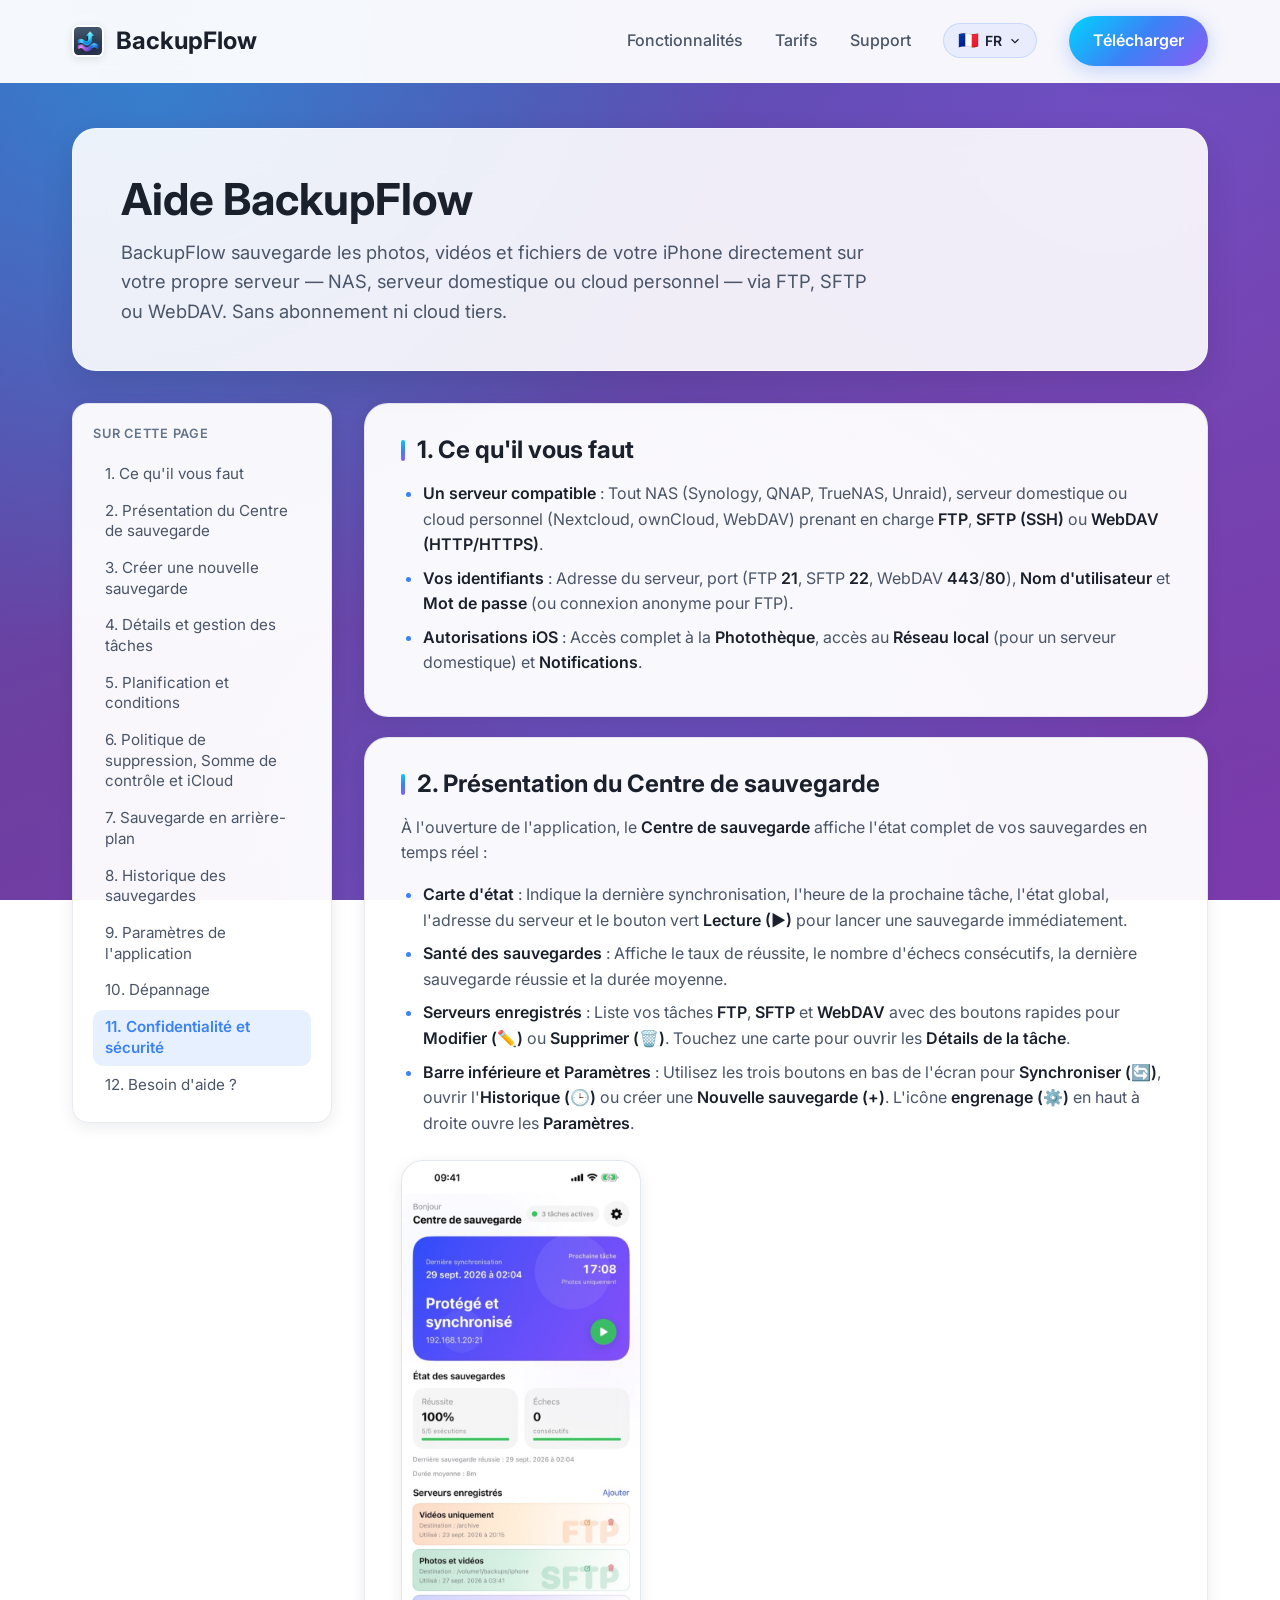
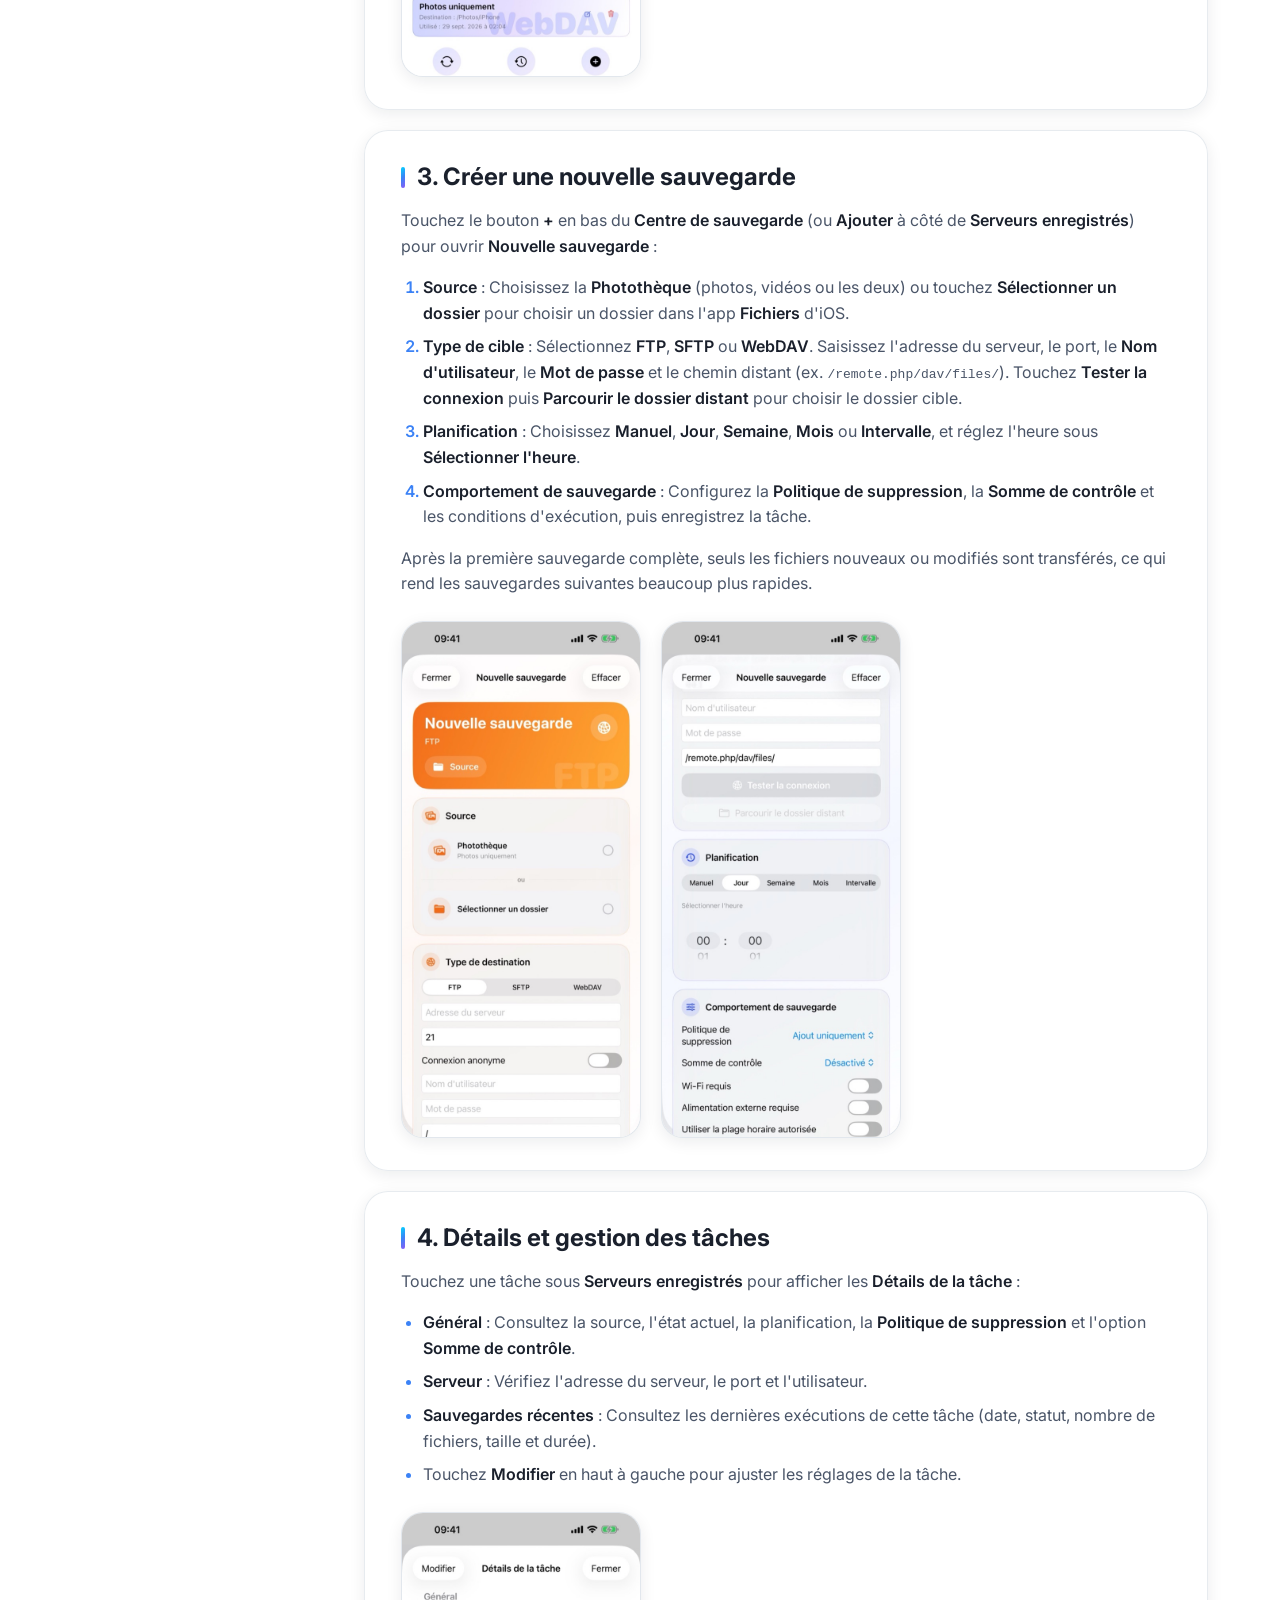
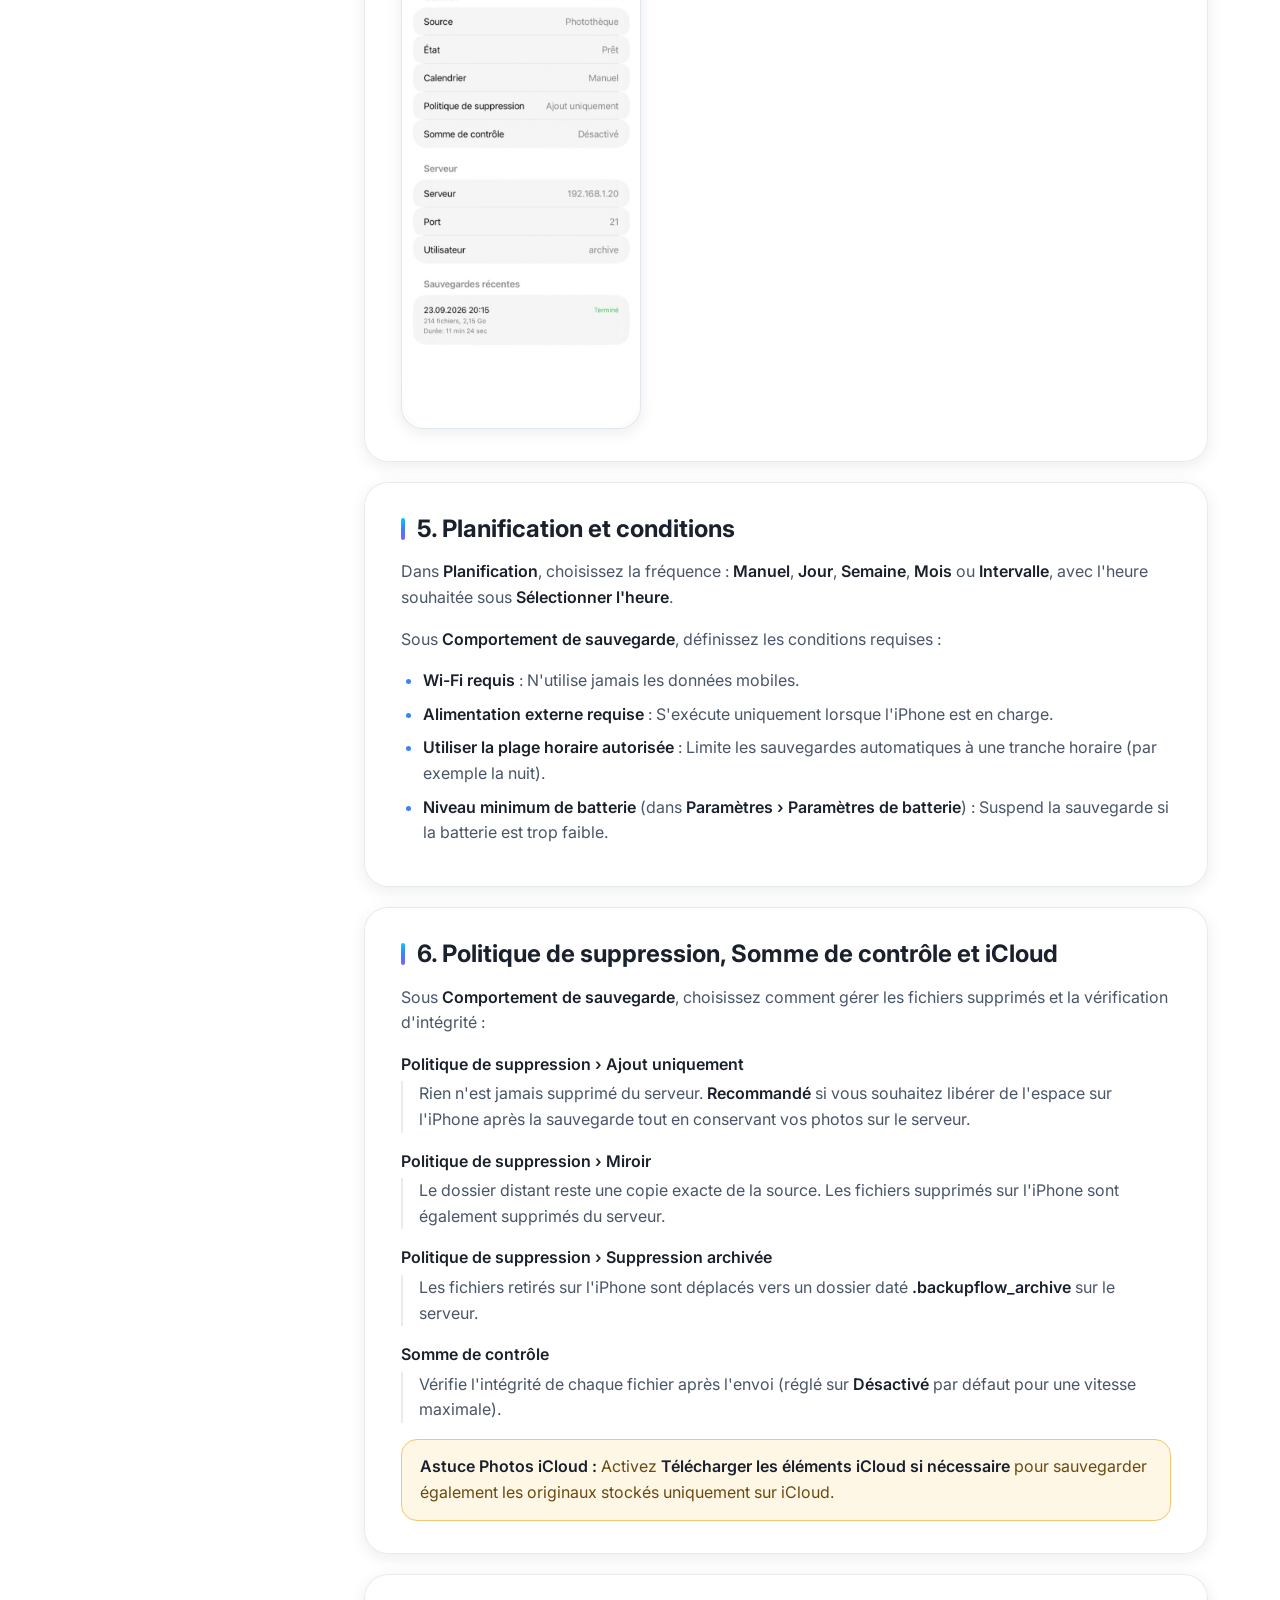
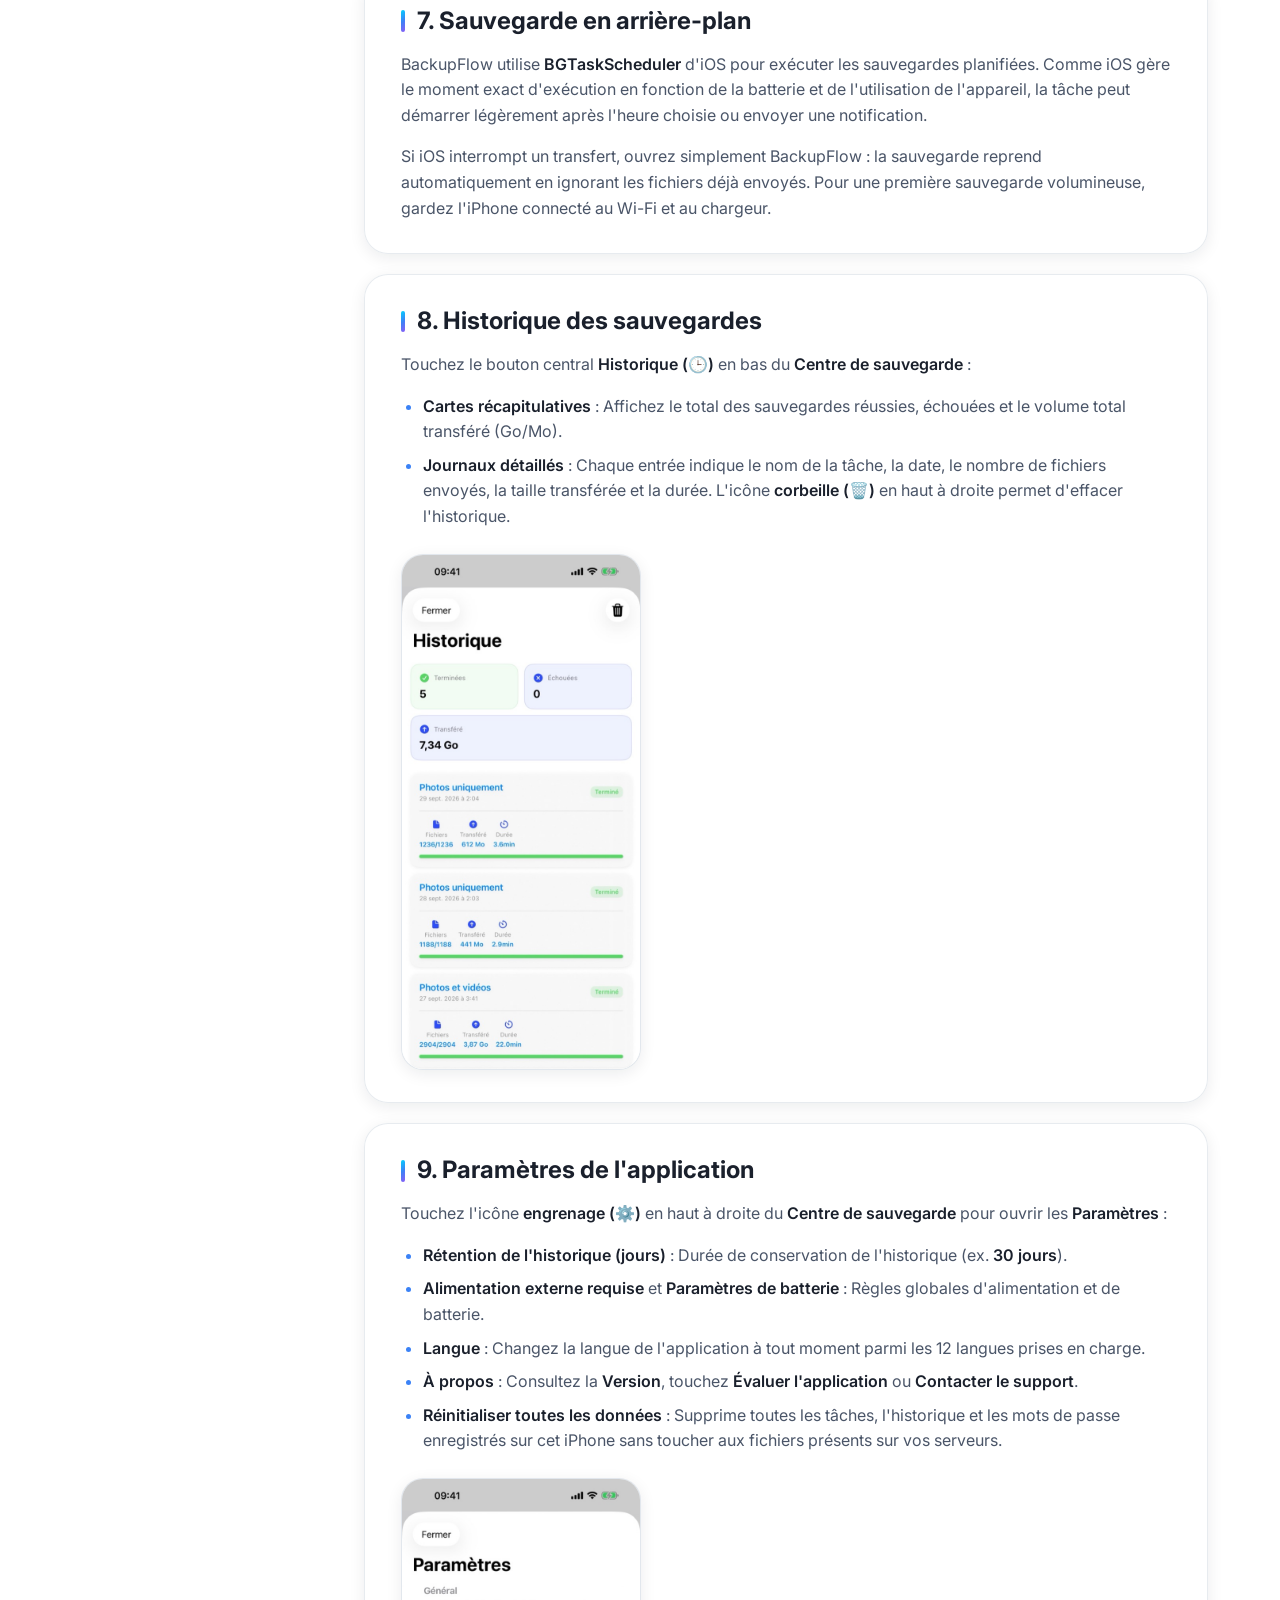
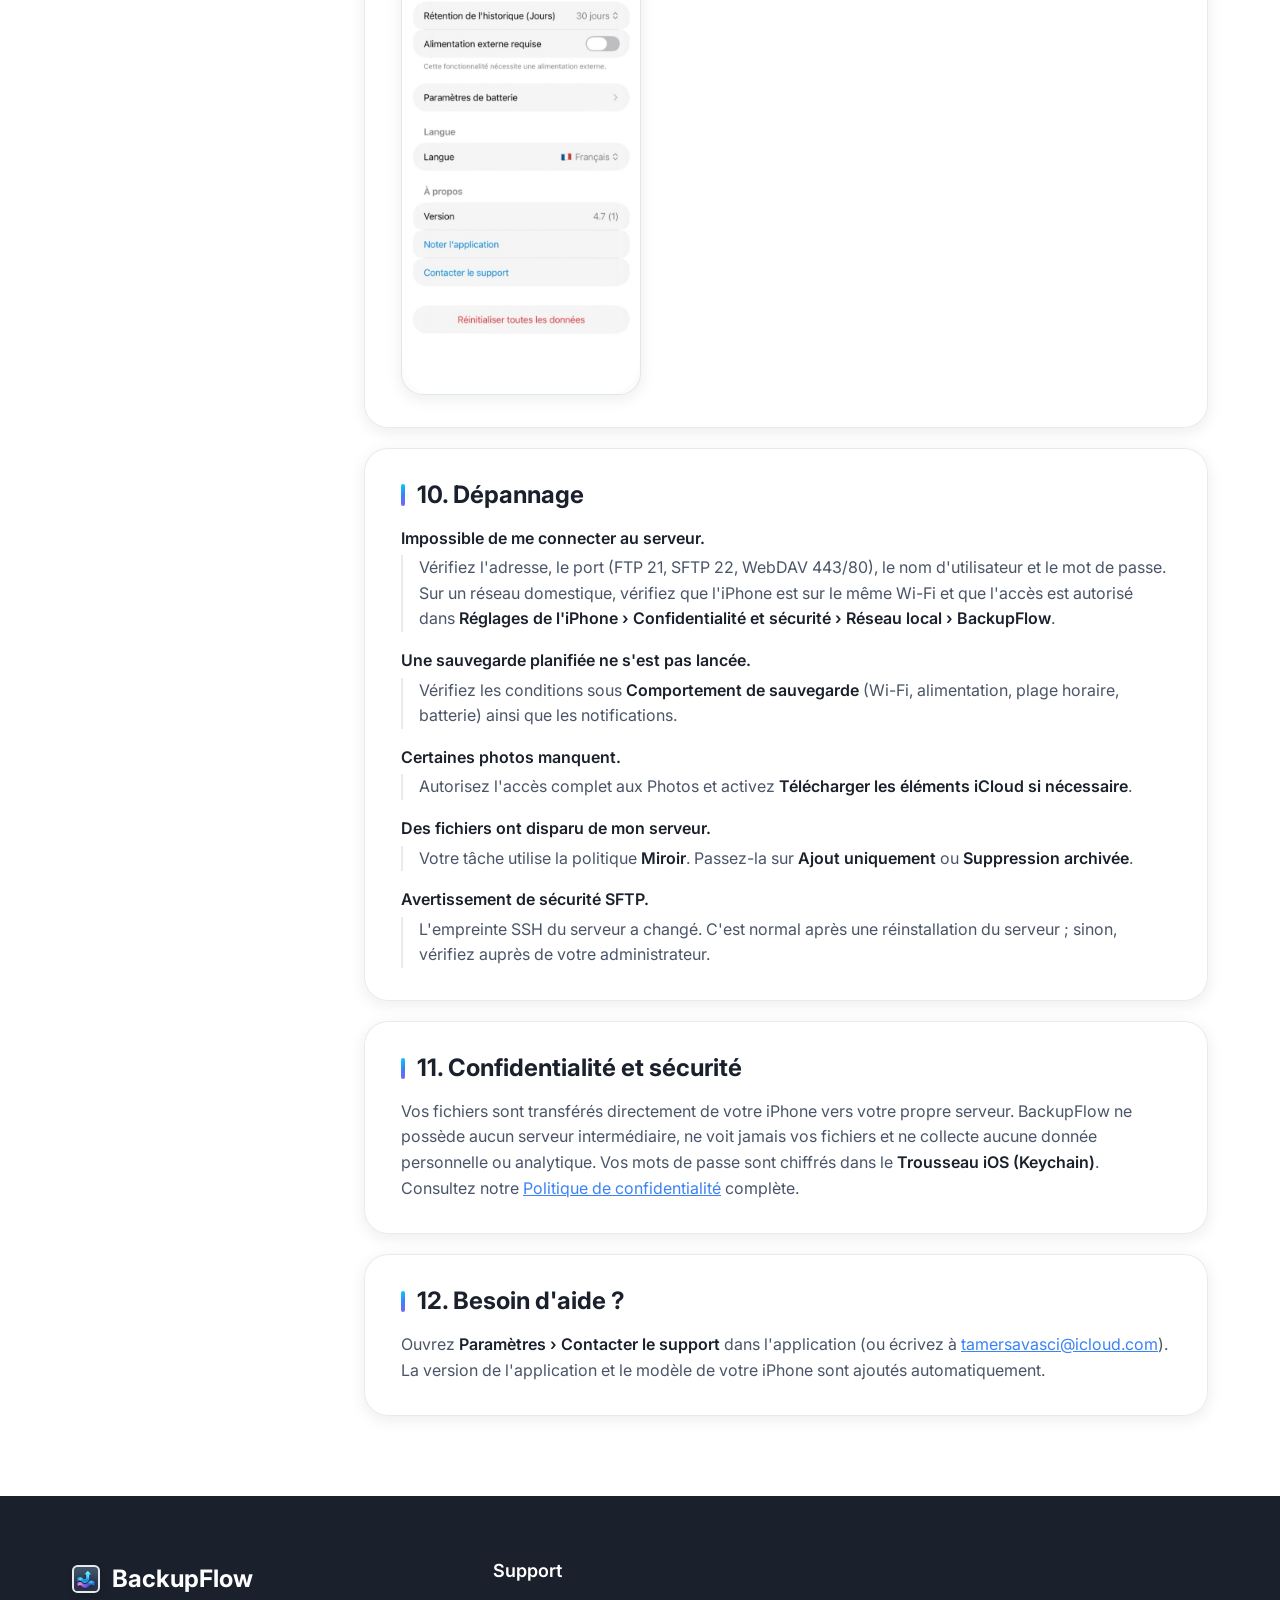
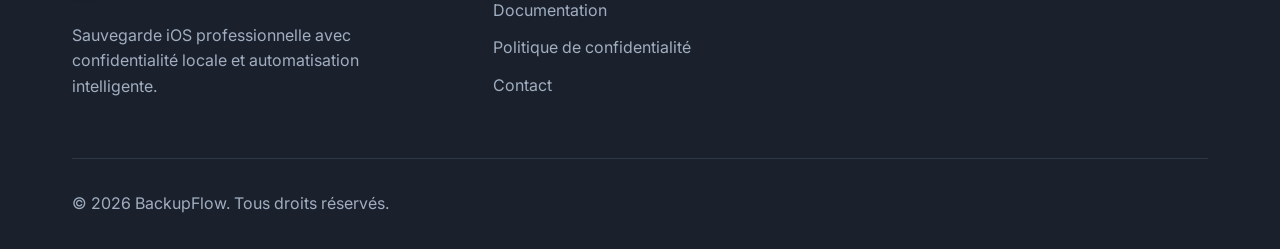
<file: docs/fr/index.html>
<!doctype html>
<html lang="fr" dir="ltr">
    <head>
        <meta charset="UTF-8" />
        <meta name="viewport" content="width=device-width, initial-scale=1.0" />
        <title>Aide et Documentation BackupFlow</title>
        <meta name="description" content="Guide complet de BackupFlow pour iOS : Centre de sauvegarde, configuration FTP/SFTP/WebDAV, sauvegarde Photothèque et Fichiers, planification, politique de suppression et dépannage." />
        <meta name="theme-color" content="#3B82F6" />
        <meta name="apple-itunes-app" content="app-id=6753620051" />
        <meta property="og:type" content="article" />
        <meta property="og:title" content="Aide et Documentation BackupFlow" />
        <meta property="og:description" content="Guide complet de BackupFlow pour iOS : Centre de sauvegarde, configuration FTP/SFTP/WebDAV, sauvegarde Photothèque et Fichiers, planification, politique de suppression et dépannage." />
        <meta property="og:url" content="https://tsavasci.github.io/BackupFlowWeb/docs/fr/" />
        <meta property="og:image" content="https://tsavasci.github.io/BackupFlowWeb/assets/og-image.jpg" />
        <link rel="canonical" href="https://tsavasci.github.io/BackupFlowWeb/docs/fr/" />
        <link rel="alternate" hreflang="en" href="https://tsavasci.github.io/BackupFlowWeb/docs/en/" />
        <link rel="alternate" hreflang="tr" href="https://tsavasci.github.io/BackupFlowWeb/docs/tr/" />
        <link rel="alternate" hreflang="de" href="https://tsavasci.github.io/BackupFlowWeb/docs/de/" />
        <link rel="alternate" hreflang="fr" href="https://tsavasci.github.io/BackupFlowWeb/docs/fr/" />
        <link rel="alternate" hreflang="es" href="https://tsavasci.github.io/BackupFlowWeb/docs/es/" />
        <link rel="alternate" hreflang="ru" href="https://tsavasci.github.io/BackupFlowWeb/docs/ru/" />
        <link rel="alternate" hreflang="ar" href="https://tsavasci.github.io/BackupFlowWeb/docs/ar/" />
        <link rel="alternate" hreflang="zh" href="https://tsavasci.github.io/BackupFlowWeb/docs/zh/" />
        <link rel="alternate" hreflang="ko" href="https://tsavasci.github.io/BackupFlowWeb/docs/ko/" />
        <link rel="alternate" hreflang="ja" href="https://tsavasci.github.io/BackupFlowWeb/docs/ja/" />
        <link rel="alternate" hreflang="pt" href="https://tsavasci.github.io/BackupFlowWeb/docs/pt/" />
        <link rel="alternate" hreflang="hi" href="https://tsavasci.github.io/BackupFlowWeb/docs/hi/" />
        <link rel="preconnect" href="https://fonts.googleapis.com" />
        <link rel="preconnect" href="https://fonts.gstatic.com" crossorigin />
        <link
            href="https://fonts.googleapis.com/css2?family=Inter:wght@300;400;500;600;700&display=swap"
            rel="stylesheet"
        />
        <link rel="stylesheet" href="../../styles.css" />
        <link rel="stylesheet" href="../docs.css" />
        <link rel="icon" type="image/svg+xml" href="../../favicon.svg" />
    </head>
    <body class="docs-body">
        <a href="#docs-content" class="skip-link">Passer au contenu</a>
        <nav class="navbar">
            <div class="nav-container">
                <a class="nav-logo" href="../../index.html">
                    <span class="logo-icon">
                        <img src="../../web_logo.png" alt="" class="logo-image" />
                    </span>
                    <span class="logo-text">BackupFlow</span>
                </a>
                <div class="nav-menu" id="nav-menu">
                    <a class="nav-link" href="../../index.html#features">Fonctionnalités</a>
                    <a class="nav-link" href="../../index.html#pricing">Tarifs</a>
                    <a class="nav-link" href="../../index.html#support">Support</a>
                    <div class="lang-switcher" id="lang-switcher">
                        <button
                            type="button"
                            class="lang-toggle"
                            id="lang-toggle"
                            aria-haspopup="listbox"
                            aria-expanded="false"
                            aria-controls="lang-menu"
                        >
                            <span class="lang-flag">🇫🇷</span>
                            <span class="lang-code">FR</span>
                            <svg class="lang-caret" viewBox="0 0 24 24" fill="none" stroke="currentColor" stroke-width="2">
                                <path d="M6 9l6 6 6-6" />
                            </svg>
                        </button>
                        <ul class="lang-menu" id="lang-menu" role="listbox" aria-label="Langue">
                            <li role="presentation"><a role="option" class="lang-option" aria-selected="false" href="../en/" hreflang="en" lang="en" data-lang-code="en"><span class="lang-flag">🇬🇧</span><span class="lang-name">English</span></a></li>
                            <li role="presentation"><a role="option" class="lang-option" aria-selected="false" href="../tr/" hreflang="tr" lang="tr" data-lang-code="tr"><span class="lang-flag">🇹🇷</span><span class="lang-name">Türkçe</span></a></li>
                            <li role="presentation"><a role="option" class="lang-option" aria-selected="false" href="../de/" hreflang="de" lang="de" data-lang-code="de"><span class="lang-flag">🇩🇪</span><span class="lang-name">Deutsch</span></a></li>
                            <li role="presentation"><a role="option" class="lang-option active" aria-selected="true" href="../fr/" hreflang="fr" lang="fr" data-lang-code="fr"><span class="lang-flag">🇫🇷</span><span class="lang-name">Français</span></a></li>
                            <li role="presentation"><a role="option" class="lang-option" aria-selected="false" href="../es/" hreflang="es" lang="es" data-lang-code="es"><span class="lang-flag">🇪🇸</span><span class="lang-name">Español</span></a></li>
                            <li role="presentation"><a role="option" class="lang-option" aria-selected="false" href="../ru/" hreflang="ru" lang="ru" data-lang-code="ru"><span class="lang-flag">🇷🇺</span><span class="lang-name">Русский</span></a></li>
                            <li role="presentation"><a role="option" class="lang-option" aria-selected="false" href="../ar/" hreflang="ar" lang="ar" data-lang-code="ar"><span class="lang-flag">🇸🇦</span><span class="lang-name">العربية</span></a></li>
                            <li role="presentation"><a role="option" class="lang-option" aria-selected="false" href="../zh/" hreflang="zh" lang="zh" data-lang-code="zh"><span class="lang-flag">🇨🇳</span><span class="lang-name">简体中文</span></a></li>
                            <li role="presentation"><a role="option" class="lang-option" aria-selected="false" href="../ko/" hreflang="ko" lang="ko" data-lang-code="ko"><span class="lang-flag">🇰🇷</span><span class="lang-name">한국어</span></a></li>
                            <li role="presentation"><a role="option" class="lang-option" aria-selected="false" href="../ja/" hreflang="ja" lang="ja" data-lang-code="ja"><span class="lang-flag">🇯🇵</span><span class="lang-name">日本語</span></a></li>
                            <li role="presentation"><a role="option" class="lang-option" aria-selected="false" href="../pt/" hreflang="pt" lang="pt" data-lang-code="pt"><span class="lang-flag">🇵🇹</span><span class="lang-name">Português</span></a></li>
                            <li role="presentation"><a role="option" class="lang-option" aria-selected="false" href="../hi/" hreflang="hi" lang="hi" data-lang-code="hi"><span class="lang-flag">🇮🇳</span><span class="lang-name">हिन्दी</span></a></li>
                        </ul>
                    </div>
                    <a class="nav-link download-btn" href="https://apps.apple.com/app/backupflow/id6753620051" target="_blank" rel="noopener noreferrer">Télécharger</a>
                </div>
                <button
                    type="button"
                    class="nav-toggle"
                    aria-label="Basculer la navigation"
                    aria-controls="nav-menu"
                    aria-expanded="false"
                >
                    <span></span>
                    <span></span>
                    <span></span>
                </button>
            </div>
        </nav>

        <main id="docs-content" class="docs-page">
            <div class="container">
                <header class="docs-hero">
                    <h1>Aide BackupFlow</h1>
                    <p class="docs-lead">BackupFlow sauvegarde les photos, vidéos et fichiers de votre iPhone directement sur votre propre serveur — NAS, serveur domestique ou cloud personnel — via FTP, SFTP ou WebDAV. Sans abonnement ni cloud tiers.</p>
                </header>

                <div class="docs-layout">
                    <aside class="docs-toc" aria-labelledby="docs-toc-title">
                        <p class="docs-toc-title" id="docs-toc-title">Sur cette page</p>
                        <ol>
                        <li><a href="#what-you-need">1. Ce qu&#x27;il vous faut</a></li>
                        <li><a href="#backup-hub">2. Présentation du Centre de sauvegarde</a></li>
                        <li><a href="#first-backup">3. Créer une nouvelle sauvegarde</a></li>
                        <li><a href="#task-details">4. Détails et gestion des tâches</a></li>
                        <li><a href="#automatic-backups">5. Planification et conditions</a></li>
                        <li><a href="#deleted-files">6. Politique de suppression, Somme de contrôle et iCloud</a></li>
                        <li><a href="#background">7. Sauvegarde en arrière-plan</a></li>
                        <li><a href="#history">8. Historique des sauvegardes</a></li>
                        <li><a href="#settings">9. Paramètres de l&#x27;application</a></li>
                        <li><a href="#troubleshooting">10. Dépannage</a></li>
                        <li><a href="#privacy">11. Confidentialité et sécurité</a></li>
                        <li><a href="#help">12. Besoin d&#x27;aide ?</a></li>
                        </ol>
                    </aside>

                    <article class="docs-content">
                    <section id="what-you-need" class="docs-section">
                        <h2>1. Ce qu&#x27;il vous faut</h2>
                        <ul>
                        <li><b>Un serveur compatible</b> : Tout NAS (Synology, QNAP, TrueNAS, Unraid), serveur domestique ou cloud personnel (Nextcloud, ownCloud, WebDAV) prenant en charge <b>FTP</b>, <b>SFTP (SSH)</b> ou <b>WebDAV (HTTP/HTTPS)</b>.</li>
                        <li><b>Vos identifiants</b> : Adresse du serveur, port (FTP <b>21</b>, SFTP <b>22</b>, WebDAV <b>443</b>/<b>80</b>), <b>Nom d'utilisateur</b> et <b>Mot de passe</b> (ou connexion anonyme pour FTP).</li>
                        <li><b>Autorisations iOS</b> : Accès complet à la <b>Photothèque</b>, accès au <b>Réseau local</b> (pour un serveur domestique) et <b>Notifications</b>.</li>
                        </ul>
                    </section>

                    <section id="backup-hub" class="docs-section">
                        <h2>2. Présentation du Centre de sauvegarde</h2>
                        <p>À l'ouverture de l'application, le <b>Centre de sauvegarde</b> affiche l'état complet de vos sauvegardes en temps réel :</p>
                        <ul>
                        <li><b>Carte d'état</b> : Indique la dernière synchronisation, l'heure de la prochaine tâche, l'état global, l'adresse du serveur et le bouton vert <b>Lecture (▶)</b> pour lancer une sauvegarde immédiatement.</li>
                        <li><b>Santé des sauvegardes</b> : Affiche le taux de réussite, le nombre d'échecs consécutifs, la dernière sauvegarde réussie et la durée moyenne.</li>
                        <li><b>Serveurs enregistrés</b> : Liste vos tâches <b>FTP</b>, <b>SFTP</b> et <b>WebDAV</b> avec des boutons rapides pour <b>Modifier (✏️)</b> ou <b>Supprimer (🗑️)</b>. Touchez une carte pour ouvrir les <b>Détails de la tâche</b>.</li>
                        <li><b>Barre inférieure et Paramètres</b> : Utilisez les trois boutons en bas de l'écran pour <b>Synchroniser (🔄)</b>, ouvrir l'<b>Historique (🕒)</b> ou créer une <b>Nouvelle sauvegarde (+)</b>. L'icône <b>engrenage (⚙️)</b> en haut à droite ouvre les <b>Paramètres</b>.</li>
                        </ul>
                        <div class="docs-screens">
                            <figure class="docs-screen-card"><img src="../../assets/screens/fr/1.jpg" width="300" height="649" loading="lazy" decoding="async" alt="2. Présentation du Centre de sauvegarde" /></figure>
                        </div>
                    </section>

                    <section id="first-backup" class="docs-section">
                        <h2>3. Créer une nouvelle sauvegarde</h2>
                        <p>Touchez le bouton <b>+</b> en bas du <b>Centre de sauvegarde</b> (ou <b>Ajouter</b> à côté de <b>Serveurs enregistrés</b>) pour ouvrir <b>Nouvelle sauvegarde</b> :</p>
                        <ol>
                        <li><b>Source</b> : Choisissez la <b>Photothèque</b> (photos, vidéos ou les deux) ou touchez <b>Sélectionner un dossier</b> pour choisir un dossier dans l'app <b>Fichiers</b> d'iOS.</li>
                        <li><b>Type de cible</b> : Sélectionnez <b>FTP</b>, <b>SFTP</b> ou <b>WebDAV</b>. Saisissez l'adresse du serveur, le port, le <b>Nom d'utilisateur</b>, le <b>Mot de passe</b> et le chemin distant (ex. <code>/remote.php/dav/files/</code>). Touchez <b>Tester la connexion</b> puis <b>Parcourir le dossier distant</b> pour choisir le dossier cible.</li>
                        <li><b>Planification</b> : Choisissez <b>Manuel</b>, <b>Jour</b>, <b>Semaine</b>, <b>Mois</b> ou <b>Intervalle</b>, et réglez l'heure sous <b>Sélectionner l'heure</b>.</li>
                        <li><b>Comportement de sauvegarde</b> : Configurez la <b>Politique de suppression</b>, la <b>Somme de contrôle</b> et les conditions d'exécution, puis enregistrez la tâche.</li>
                        </ol>
                        <p>Après la première sauvegarde complète, seuls les fichiers nouveaux ou modifiés sont transférés, ce qui rend les sauvegardes suivantes beaucoup plus rapides.</p>
                        <div class="docs-screens docs-screens-pair">
                            <figure class="docs-screen-card"><img src="../../assets/screens/fr/6.jpg" width="300" height="649" loading="lazy" decoding="async" alt="3. Créer une nouvelle sauvegarde" /></figure>
                            <figure class="docs-screen-card"><img src="../../assets/screens/fr/9.jpg" width="300" height="649" loading="lazy" decoding="async" alt="3. Créer une nouvelle sauvegarde" /></figure>
                        </div>
                    </section>

                    <section id="task-details" class="docs-section">
                        <h2>4. Détails et gestion des tâches</h2>
                        <p>Touchez une tâche sous <b>Serveurs enregistrés</b> pour afficher les <b>Détails de la tâche</b> :</p>
                        <ul>
                        <li><b>Général</b> : Consultez la source, l'état actuel, la planification, la <b>Politique de suppression</b> et l'option <b>Somme de contrôle</b>.</li>
                        <li><b>Serveur</b> : Vérifiez l'adresse du serveur, le port et l'utilisateur.</li>
                        <li><b>Sauvegardes récentes</b> : Consultez les dernières exécutions de cette tâche (date, statut, nombre de fichiers, taille et durée).</li>
                        <li>Touchez <b>Modifier</b> en haut à gauche pour ajuster les réglages de la tâche.</li>
                        </ul>
                        <div class="docs-screens">
                            <figure class="docs-screen-card"><img src="../../assets/screens/fr/5.jpg" width="300" height="649" loading="lazy" decoding="async" alt="4. Détails et gestion des tâches" /></figure>
                        </div>
                    </section>

                    <section id="automatic-backups" class="docs-section">
                        <h2>5. Planification et conditions</h2>
                        <p>Dans <b>Planification</b>, choisissez la fréquence : <b>Manuel</b>, <b>Jour</b>, <b>Semaine</b>, <b>Mois</b> ou <b>Intervalle</b>, avec l'heure souhaitée sous <b>Sélectionner l'heure</b>.</p>
                        <p>Sous <b>Comportement de sauvegarde</b>, définissez les conditions requises :</p>
                        <ul>
                        <li><b>Wi-Fi requis</b> : N'utilise jamais les données mobiles.</li>
                        <li><b>Alimentation externe requise</b> : S'exécute uniquement lorsque l'iPhone est en charge.</li>
                        <li><b>Utiliser la plage horaire autorisée</b> : Limite les sauvegardes automatiques à une tranche horaire (par exemple la nuit).</li>
                        <li><b>Niveau minimum de batterie</b> (dans <b>Paramètres › Paramètres de batterie</b>) : Suspend la sauvegarde si la batterie est trop faible.</li>
                        </ul>
                    </section>

                    <section id="deleted-files" class="docs-section">
                        <h2>6. Politique de suppression, Somme de contrôle et iCloud</h2>
                        <p>Sous <b>Comportement de sauvegarde</b>, choisissez comment gérer les fichiers supprimés et la vérification d'intégrité :</p>
                        <dl>
                        <dt>Politique de suppression › Ajout uniquement</dt>
                        <dd>Rien n'est jamais supprimé du serveur. <b>Recommandé</b> si vous souhaitez libérer de l'espace sur l'iPhone après la sauvegarde tout en conservant vos photos sur le serveur.</dd>
                        <dt>Politique de suppression › Miroir</dt>
                        <dd>Le dossier distant reste une copie exacte de la source. Les fichiers supprimés sur l'iPhone sont également supprimés du serveur.</dd>
                        <dt>Politique de suppression › Suppression archivée</dt>
                        <dd>Les fichiers retirés sur l'iPhone sont déplacés vers un dossier daté <b>.backupflow_archive</b> sur le serveur.</dd>
                        <dt>Somme de contrôle</dt>
                        <dd>Vérifie l'intégrité de chaque fichier après l'envoi (réglé sur <b>Désactivé</b> par défaut pour une vitesse maximale).</dd>
                        </dl>
                        <p class="note"><b>Astuce Photos iCloud :</b> Activez <b>Télécharger les éléments iCloud si nécessaire</b> pour sauvegarder également les originaux stockés uniquement sur iCloud.</p>
                    </section>

                    <section id="background" class="docs-section">
                        <h2>7. Sauvegarde en arrière-plan</h2>
                        <p>BackupFlow utilise <b>BGTaskScheduler</b> d'iOS pour exécuter les sauvegardes planifiées. Comme iOS gère le moment exact d'exécution en fonction de la batterie et de l'utilisation de l'appareil, la tâche peut démarrer légèrement après l'heure choisie ou envoyer une notification.</p>
                        <p>Si iOS interrompt un transfert, ouvrez simplement BackupFlow : la sauvegarde reprend automatiquement en ignorant les fichiers déjà envoyés. Pour une première sauvegarde volumineuse, gardez l'iPhone connecté au Wi-Fi et au chargeur.</p>
                    </section>

                    <section id="history" class="docs-section">
                        <h2>8. Historique des sauvegardes</h2>
                        <p>Touchez le bouton central <b>Historique (🕒)</b> en bas du <b>Centre de sauvegarde</b> :</p>
                        <ul>
                        <li><b>Cartes récapitulatives</b> : Affichez le total des sauvegardes réussies, échouées et le volume total transféré (Go/Mo).</li>
                        <li><b>Journaux détaillés</b> : Chaque entrée indique le nom de la tâche, la date, le nombre de fichiers envoyés, la taille transférée et la durée. L'icône <b>corbeille (🗑️)</b> en haut à droite permet d'effacer l'historique.</li>
                        </ul>
                        <div class="docs-screens">
                            <figure class="docs-screen-card"><img src="../../assets/screens/fr/3.jpg" width="300" height="649" loading="lazy" decoding="async" alt="8. Historique des sauvegardes" /></figure>
                        </div>
                    </section>

                    <section id="settings" class="docs-section">
                        <h2>9. Paramètres de l&#x27;application</h2>
                        <p>Touchez l'icône <b>engrenage (⚙️)</b> en haut à droite du <b>Centre de sauvegarde</b> pour ouvrir les <b>Paramètres</b> :</p>
                        <ul>
                        <li><b>Rétention de l'historique (jours)</b> : Durée de conservation de l'historique (ex. <b>30 jours</b>).</li>
                        <li><b>Alimentation externe requise</b> et <b>Paramètres de batterie</b> : Règles globales d'alimentation et de batterie.</li>
                        <li><b>Langue</b> : Changez la langue de l'application à tout moment parmi les 12 langues prises en charge.</li>
                        <li><b>À propos</b> : Consultez la <b>Version</b>, touchez <b>Évaluer l'application</b> ou <b>Contacter le support</b>.</li>
                        <li><b>Réinitialiser toutes les données</b> : Supprime toutes les tâches, l'historique et les mots de passe enregistrés sur cet iPhone sans toucher aux fichiers présents sur vos serveurs.</li>
                        </ul>
                        <div class="docs-screens">
                            <figure class="docs-screen-card"><img src="../../assets/screens/fr/10.jpg" width="300" height="649" loading="lazy" decoding="async" alt="9. Paramètres de l&#x27;application" /></figure>
                        </div>
                    </section>

                    <section id="troubleshooting" class="docs-section">
                        <h2>10. Dépannage</h2>
                        <dl>
                        <dt>Impossible de me connecter au serveur.</dt>
                        <dd>Vérifiez l'adresse, le port (FTP 21, SFTP 22, WebDAV 443/80), le nom d'utilisateur et le mot de passe. Sur un réseau domestique, vérifiez que l'iPhone est sur le même Wi-Fi et que l'accès est autorisé dans <b>Réglages de l'iPhone › Confidentialité et sécurité › Réseau local › BackupFlow</b>.</dd>
                        <dt>Une sauvegarde planifiée ne s'est pas lancée.</dt>
                        <dd>Vérifiez les conditions sous <b>Comportement de sauvegarde</b> (Wi-Fi, alimentation, plage horaire, batterie) ainsi que les notifications.</dd>
                        <dt>Certaines photos manquent.</dt>
                        <dd>Autorisez l'accès complet aux Photos et activez <b>Télécharger les éléments iCloud si nécessaire</b>.</dd>
                        <dt>Des fichiers ont disparu de mon serveur.</dt>
                        <dd>Votre tâche utilise la politique <b>Miroir</b>. Passez-la sur <b>Ajout uniquement</b> ou <b>Suppression archivée</b>.</dd>
                        <dt>Avertissement de sécurité SFTP.</dt>
                        <dd>L'empreinte SSH du serveur a changé. C'est normal après une réinstallation du serveur ; sinon, vérifiez auprès de votre administrateur.</dd>
                        </dl>
                    </section>

                    <section id="privacy" class="docs-section">
                        <h2>11. Confidentialité et sécurité</h2>
                        <p>Vos fichiers sont transférés directement de votre iPhone vers votre propre serveur. BackupFlow ne possède aucun serveur intermédiaire, ne voit jamais vos fichiers et ne collecte aucune donnée personnelle ou analytique. Vos mots de passe sont chiffrés dans le <b>Trousseau iOS (Keychain)</b>. Consultez notre <a href="../../privacy-policy.html">Politique de confidentialité</a> complète.</p>
                    </section>

                    <section id="help" class="docs-section">
                        <h2>12. Besoin d&#x27;aide ?</h2>
                        <p>Ouvrez <b>Paramètres › Contacter le support</b> dans l'application (ou écrivez à <a href="mailto:tamersavasci@icloud.com">tamersavasci@icloud.com</a>). La version de l'application et le modèle de votre iPhone sont ajoutés automatiquement.</p>
                    </section>
                    </article>
                </div>
            </div>
        </main>

        <footer class="footer">
            <div class="container">
                <div class="footer-content">
                    <div class="footer-brand">
                        <div class="footer-logo">
                            <div class="logo-icon">
                                <img src="../../web_logo.png" alt="" class="logo-image" />
                            </div>
                            <span class="logo-text">BackupFlow</span>
                        </div>
                        <p class="footer-description">Sauvegarde iOS professionnelle avec confidentialité locale et automatisation intelligente.</p>
                    </div>
                    <div class="footer-links">
                        <div class="footer-column">
                            <h4>Support</h4>
                            <a href="./">Documentation</a>
                            <a href="../../privacy-policy.html?lang=fr">Politique de confidentialité</a>
                            <a href="mailto:tamersavasci@icloud.com">Contact</a>
                        </div>
                    </div>
                </div>
                <div class="footer-bottom">
                    <p>&copy; 2026 BackupFlow. Tous droits réservés.</p>
                </div>
            </div>
        </footer>

        <script src="../docs.js"></script>
    </body>
</html>
</file>
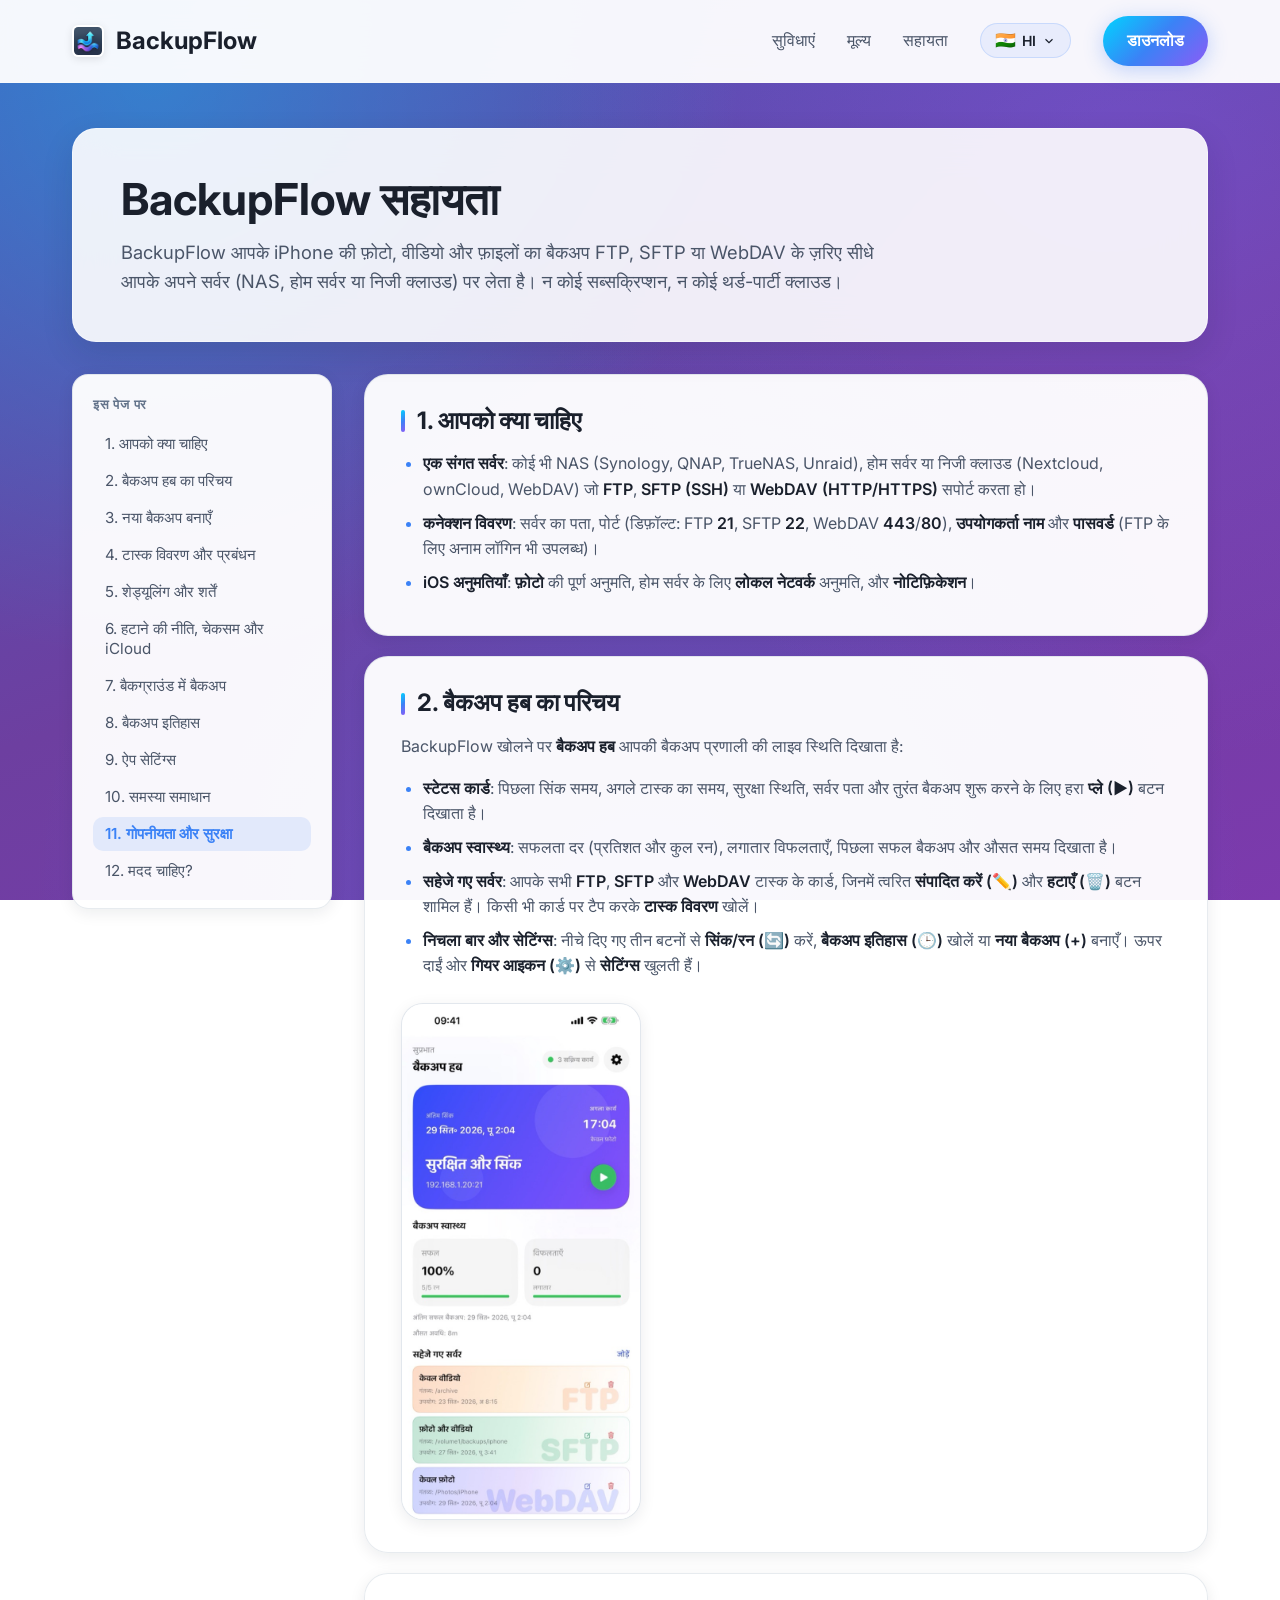
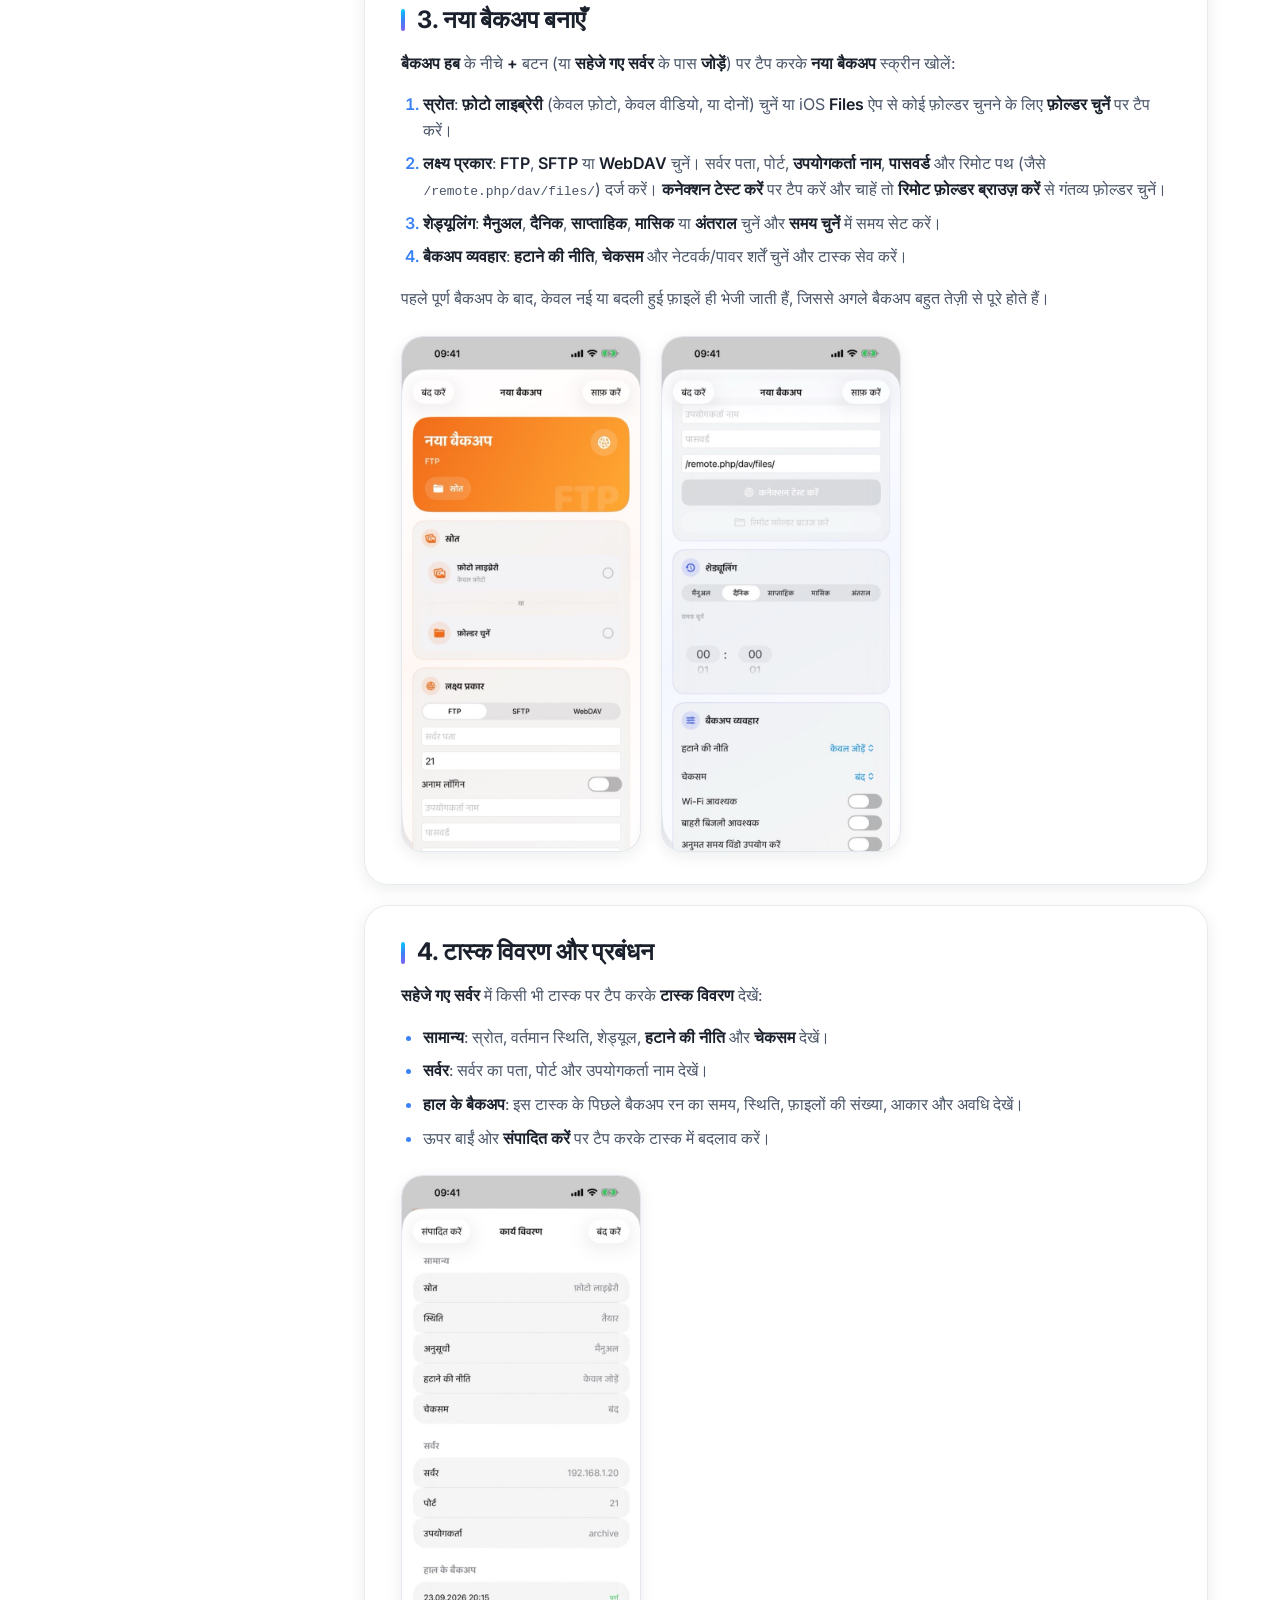
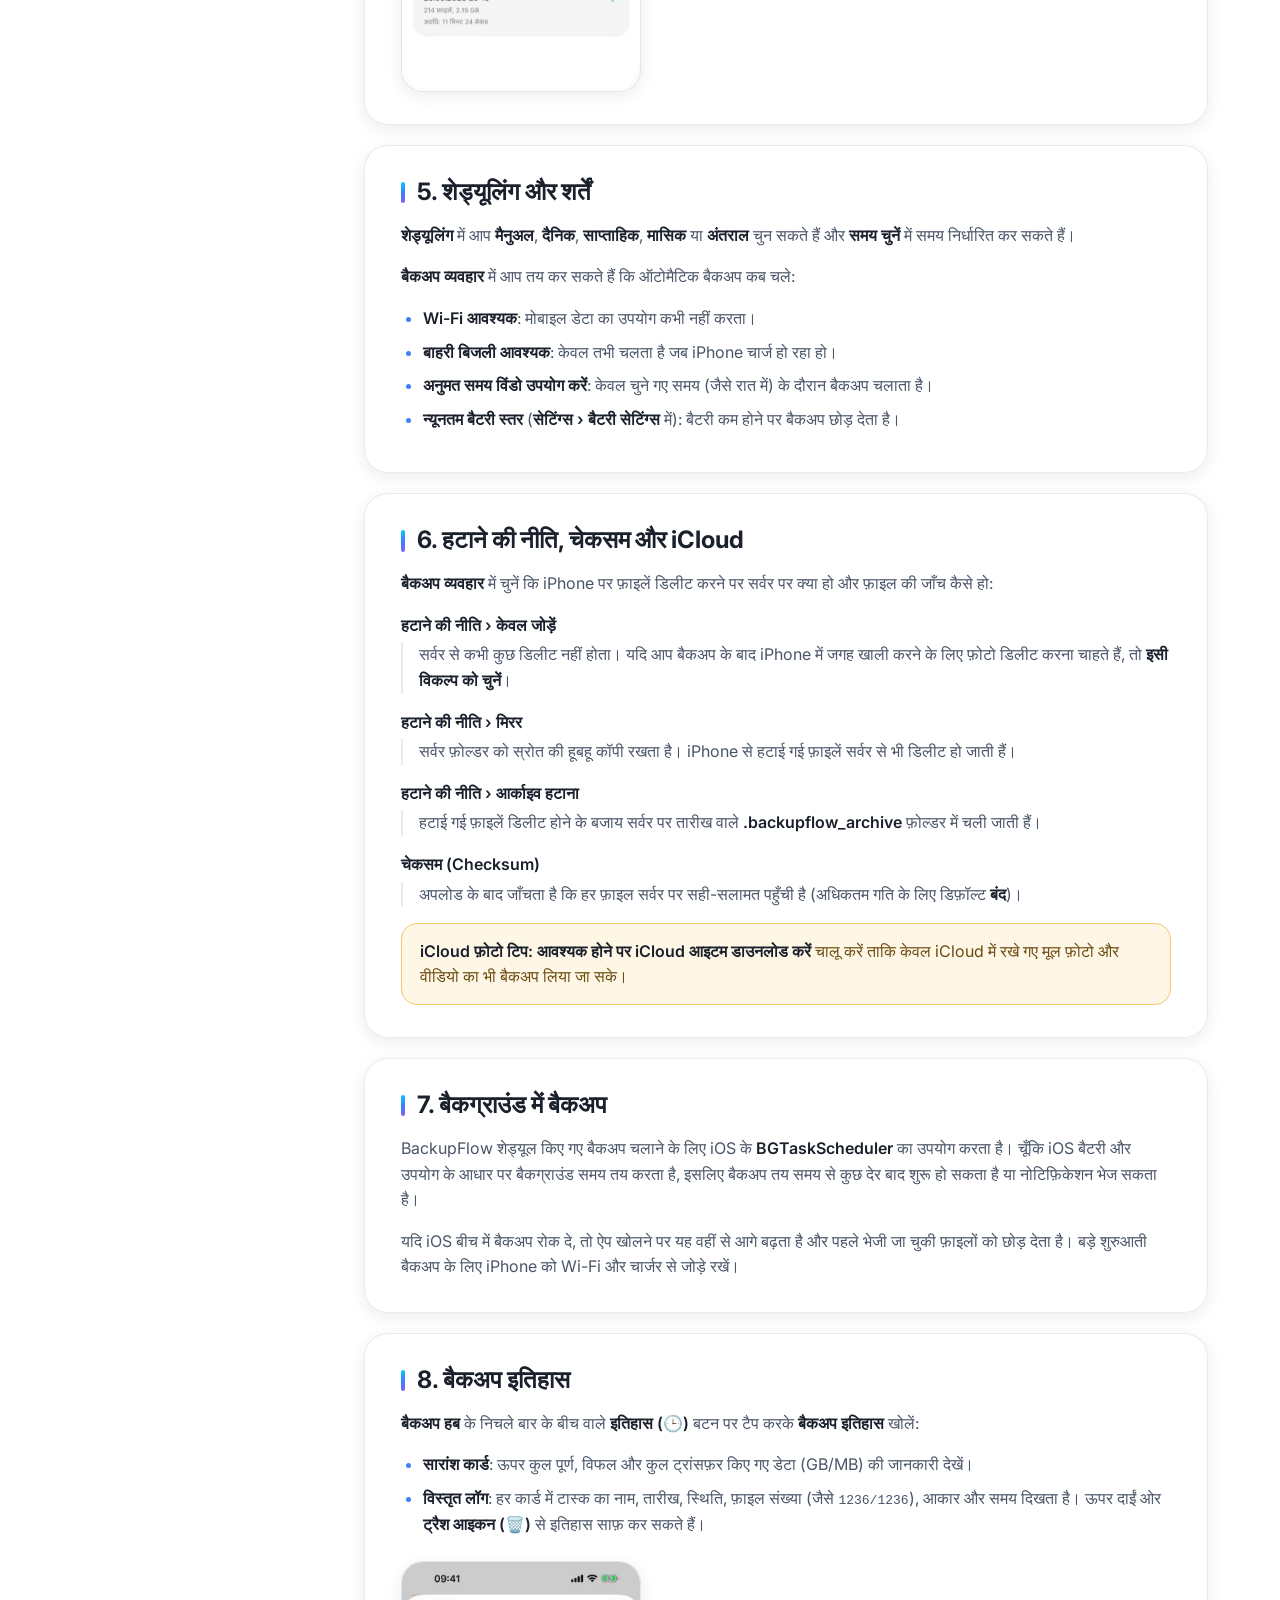
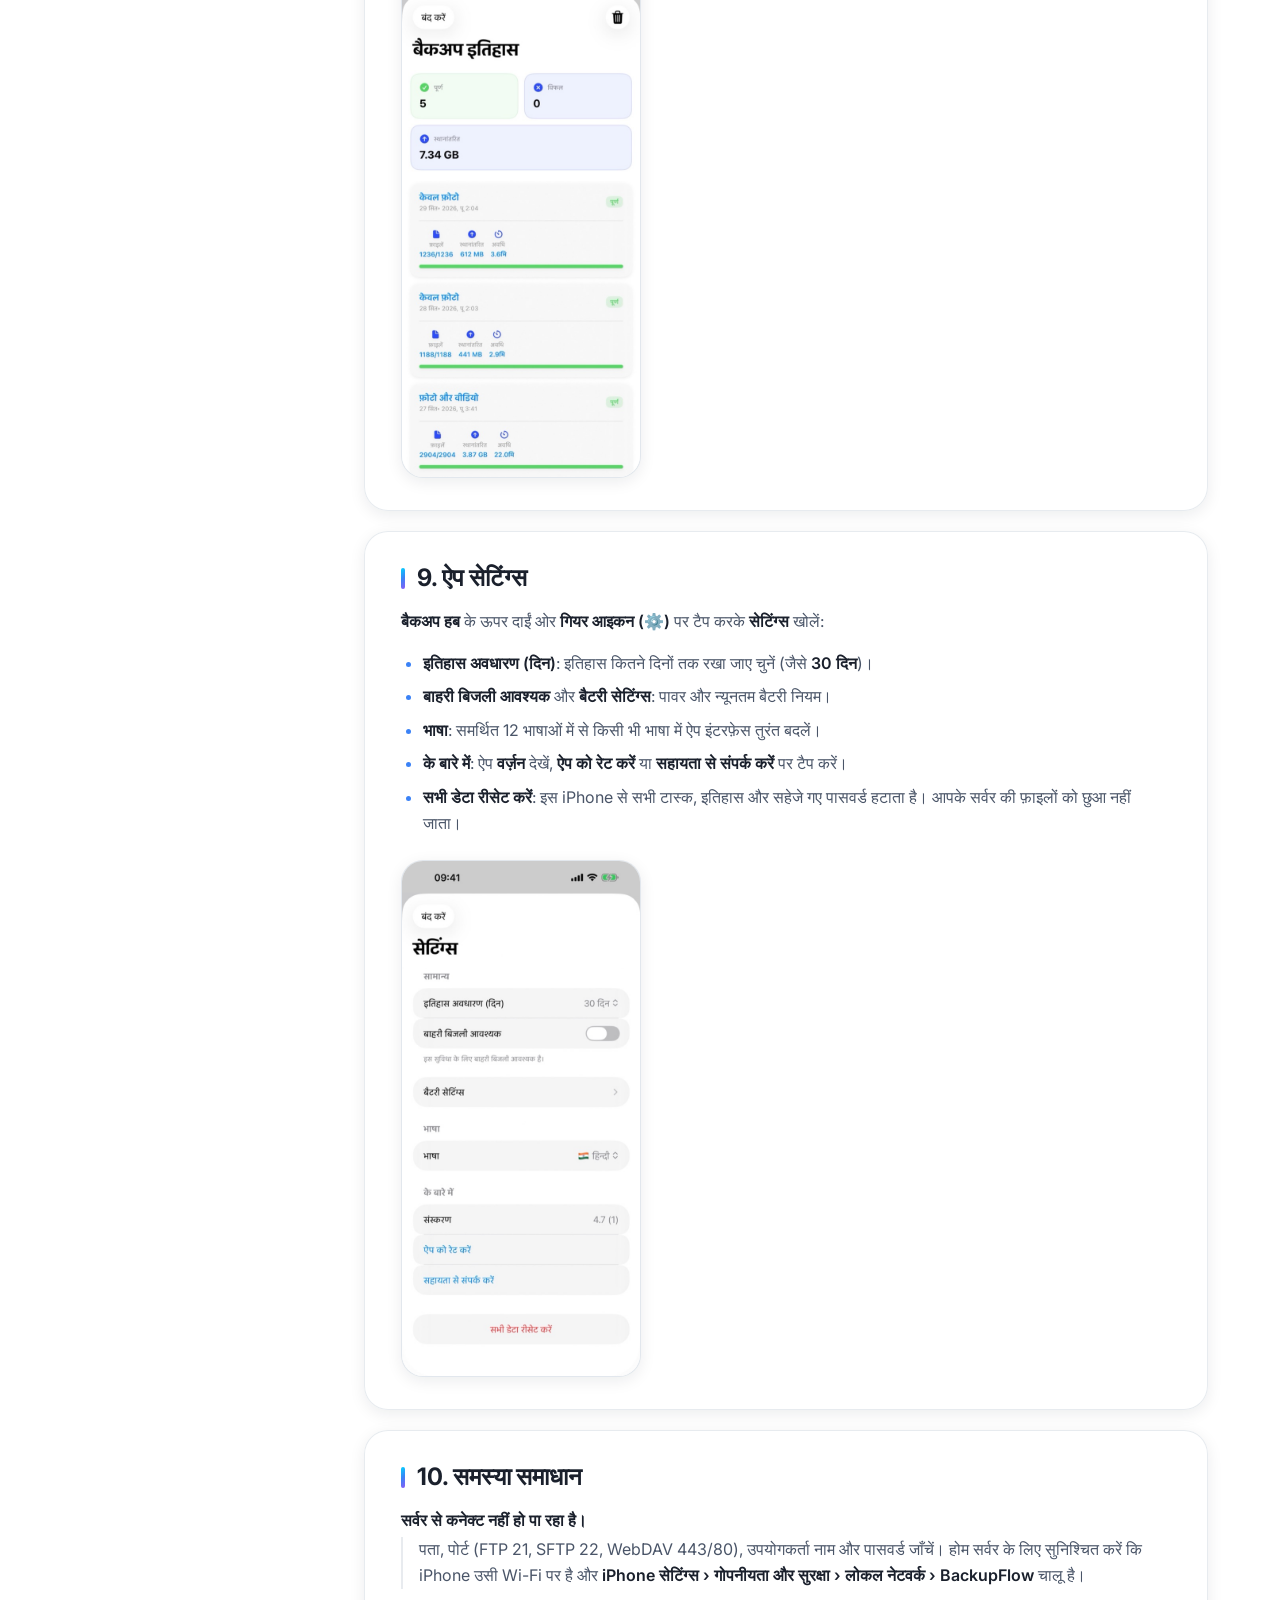
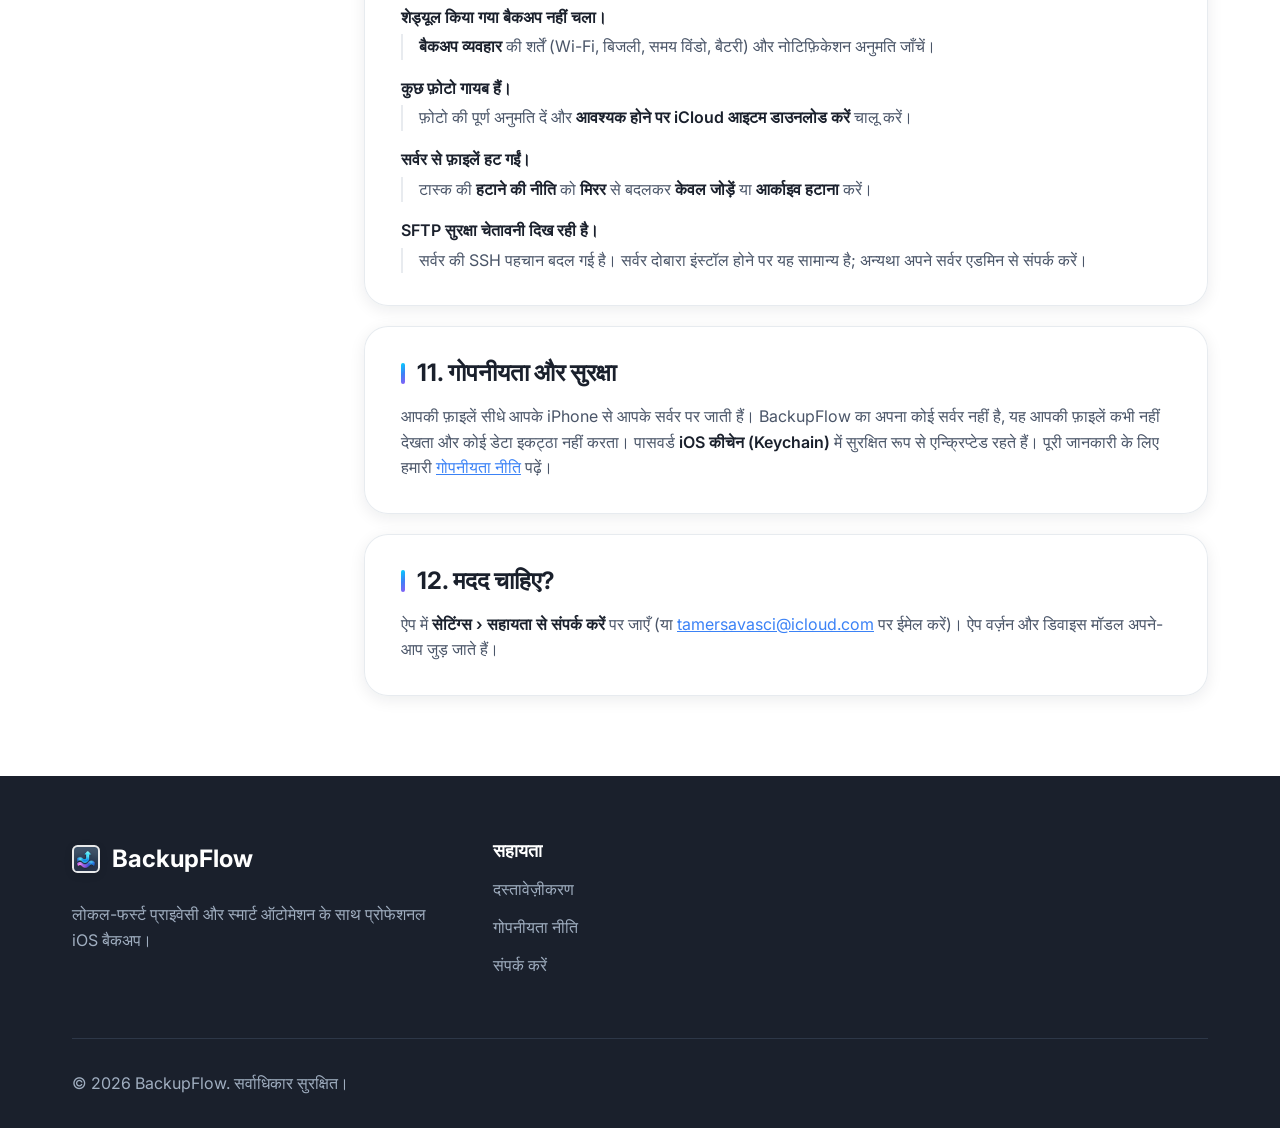
<file: docs/hi/index.html>
<!doctype html>
<html lang="hi" dir="ltr">
    <head>
        <meta charset="UTF-8" />
        <meta name="viewport" content="width=device-width, initial-scale=1.0" />
        <title>BackupFlow सहायता और दस्तावेज़ीकरण</title>
        <meta name="description" content="iOS के लिए BackupFlow की पूरी गाइड: बैकअप हब, FTP/SFTP/WebDAV सेटअप, फ़ोटो लाइब्रेरी और फ़ाइल बैकअप, शेड्यूलिंग, हटाने की नीति और समस्या समाधान।" />
        <meta name="theme-color" content="#3B82F6" />
        <meta name="apple-itunes-app" content="app-id=6753620051" />
        <meta property="og:type" content="article" />
        <meta property="og:title" content="BackupFlow सहायता और दस्तावेज़ीकरण" />
        <meta property="og:description" content="iOS के लिए BackupFlow की पूरी गाइड: बैकअप हब, FTP/SFTP/WebDAV सेटअप, फ़ोटो लाइब्रेरी और फ़ाइल बैकअप, शेड्यूलिंग, हटाने की नीति और समस्या समाधान।" />
        <meta property="og:url" content="https://tsavasci.github.io/BackupFlowWeb/docs/hi/" />
        <meta property="og:image" content="https://tsavasci.github.io/BackupFlowWeb/assets/og-image.jpg" />
        <link rel="canonical" href="https://tsavasci.github.io/BackupFlowWeb/docs/hi/" />
        <link rel="alternate" hreflang="en" href="https://tsavasci.github.io/BackupFlowWeb/docs/en/" />
        <link rel="alternate" hreflang="tr" href="https://tsavasci.github.io/BackupFlowWeb/docs/tr/" />
        <link rel="alternate" hreflang="de" href="https://tsavasci.github.io/BackupFlowWeb/docs/de/" />
        <link rel="alternate" hreflang="fr" href="https://tsavasci.github.io/BackupFlowWeb/docs/fr/" />
        <link rel="alternate" hreflang="es" href="https://tsavasci.github.io/BackupFlowWeb/docs/es/" />
        <link rel="alternate" hreflang="ru" href="https://tsavasci.github.io/BackupFlowWeb/docs/ru/" />
        <link rel="alternate" hreflang="ar" href="https://tsavasci.github.io/BackupFlowWeb/docs/ar/" />
        <link rel="alternate" hreflang="zh" href="https://tsavasci.github.io/BackupFlowWeb/docs/zh/" />
        <link rel="alternate" hreflang="ko" href="https://tsavasci.github.io/BackupFlowWeb/docs/ko/" />
        <link rel="alternate" hreflang="ja" href="https://tsavasci.github.io/BackupFlowWeb/docs/ja/" />
        <link rel="alternate" hreflang="pt" href="https://tsavasci.github.io/BackupFlowWeb/docs/pt/" />
        <link rel="alternate" hreflang="hi" href="https://tsavasci.github.io/BackupFlowWeb/docs/hi/" />
        <link rel="preconnect" href="https://fonts.googleapis.com" />
        <link rel="preconnect" href="https://fonts.gstatic.com" crossorigin />
        <link
            href="https://fonts.googleapis.com/css2?family=Inter:wght@300;400;500;600;700&display=swap"
            rel="stylesheet"
        />
        <link rel="stylesheet" href="../../styles.css" />
        <link rel="stylesheet" href="../docs.css" />
        <link rel="icon" type="image/svg+xml" href="../../favicon.svg" />
    </head>
    <body class="docs-body">
        <a href="#docs-content" class="skip-link">सामग्री पर जाएं</a>
        <nav class="navbar">
            <div class="nav-container">
                <a class="nav-logo" href="../../index.html">
                    <span class="logo-icon">
                        <img src="../../web_logo.png" alt="" class="logo-image" />
                    </span>
                    <span class="logo-text">BackupFlow</span>
                </a>
                <div class="nav-menu" id="nav-menu">
                    <a class="nav-link" href="../../index.html#features">सुविधाएं</a>
                    <a class="nav-link" href="../../index.html#pricing">मूल्य</a>
                    <a class="nav-link" href="../../index.html#support">सहायता</a>
                    <div class="lang-switcher" id="lang-switcher">
                        <button
                            type="button"
                            class="lang-toggle"
                            id="lang-toggle"
                            aria-haspopup="listbox"
                            aria-expanded="false"
                            aria-controls="lang-menu"
                        >
                            <span class="lang-flag">🇮🇳</span>
                            <span class="lang-code">HI</span>
                            <svg class="lang-caret" viewBox="0 0 24 24" fill="none" stroke="currentColor" stroke-width="2">
                                <path d="M6 9l6 6 6-6" />
                            </svg>
                        </button>
                        <ul class="lang-menu" id="lang-menu" role="listbox" aria-label="भाषा">
                            <li role="presentation"><a role="option" class="lang-option" aria-selected="false" href="../en/" hreflang="en" lang="en" data-lang-code="en"><span class="lang-flag">🇬🇧</span><span class="lang-name">English</span></a></li>
                            <li role="presentation"><a role="option" class="lang-option" aria-selected="false" href="../tr/" hreflang="tr" lang="tr" data-lang-code="tr"><span class="lang-flag">🇹🇷</span><span class="lang-name">Türkçe</span></a></li>
                            <li role="presentation"><a role="option" class="lang-option" aria-selected="false" href="../de/" hreflang="de" lang="de" data-lang-code="de"><span class="lang-flag">🇩🇪</span><span class="lang-name">Deutsch</span></a></li>
                            <li role="presentation"><a role="option" class="lang-option" aria-selected="false" href="../fr/" hreflang="fr" lang="fr" data-lang-code="fr"><span class="lang-flag">🇫🇷</span><span class="lang-name">Français</span></a></li>
                            <li role="presentation"><a role="option" class="lang-option" aria-selected="false" href="../es/" hreflang="es" lang="es" data-lang-code="es"><span class="lang-flag">🇪🇸</span><span class="lang-name">Español</span></a></li>
                            <li role="presentation"><a role="option" class="lang-option" aria-selected="false" href="../ru/" hreflang="ru" lang="ru" data-lang-code="ru"><span class="lang-flag">🇷🇺</span><span class="lang-name">Русский</span></a></li>
                            <li role="presentation"><a role="option" class="lang-option" aria-selected="false" href="../ar/" hreflang="ar" lang="ar" data-lang-code="ar"><span class="lang-flag">🇸🇦</span><span class="lang-name">العربية</span></a></li>
                            <li role="presentation"><a role="option" class="lang-option" aria-selected="false" href="../zh/" hreflang="zh" lang="zh" data-lang-code="zh"><span class="lang-flag">🇨🇳</span><span class="lang-name">简体中文</span></a></li>
                            <li role="presentation"><a role="option" class="lang-option" aria-selected="false" href="../ko/" hreflang="ko" lang="ko" data-lang-code="ko"><span class="lang-flag">🇰🇷</span><span class="lang-name">한국어</span></a></li>
                            <li role="presentation"><a role="option" class="lang-option" aria-selected="false" href="../ja/" hreflang="ja" lang="ja" data-lang-code="ja"><span class="lang-flag">🇯🇵</span><span class="lang-name">日本語</span></a></li>
                            <li role="presentation"><a role="option" class="lang-option" aria-selected="false" href="../pt/" hreflang="pt" lang="pt" data-lang-code="pt"><span class="lang-flag">🇵🇹</span><span class="lang-name">Português</span></a></li>
                            <li role="presentation"><a role="option" class="lang-option active" aria-selected="true" href="../hi/" hreflang="hi" lang="hi" data-lang-code="hi"><span class="lang-flag">🇮🇳</span><span class="lang-name">हिन्दी</span></a></li>
                        </ul>
                    </div>
                    <a class="nav-link download-btn" href="https://apps.apple.com/app/backupflow/id6753620051" target="_blank" rel="noopener noreferrer">डाउनलोड</a>
                </div>
                <button
                    type="button"
                    class="nav-toggle"
                    aria-label="नेविगेशन टॉगल करें"
                    aria-controls="nav-menu"
                    aria-expanded="false"
                >
                    <span></span>
                    <span></span>
                    <span></span>
                </button>
            </div>
        </nav>

        <main id="docs-content" class="docs-page">
            <div class="container">
                <header class="docs-hero">
                    <h1>BackupFlow सहायता</h1>
                    <p class="docs-lead">BackupFlow आपके iPhone की फ़ोटो, वीडियो और फ़ाइलों का बैकअप FTP, SFTP या WebDAV के ज़रिए सीधे आपके अपने सर्वर (NAS, होम सर्वर या निजी क्लाउड) पर लेता है। न कोई सब्सक्रिप्शन, न कोई थर्ड-पार्टी क्लाउड।</p>
                </header>

                <div class="docs-layout">
                    <aside class="docs-toc" aria-labelledby="docs-toc-title">
                        <p class="docs-toc-title" id="docs-toc-title">इस पेज पर</p>
                        <ol>
                        <li><a href="#what-you-need">1. आपको क्या चाहिए</a></li>
                        <li><a href="#backup-hub">2. बैकअप हब का परिचय</a></li>
                        <li><a href="#first-backup">3. नया बैकअप बनाएँ</a></li>
                        <li><a href="#task-details">4. टास्क विवरण और प्रबंधन</a></li>
                        <li><a href="#automatic-backups">5. शेड्यूलिंग और शर्तें</a></li>
                        <li><a href="#deleted-files">6. हटाने की नीति, चेकसम और iCloud</a></li>
                        <li><a href="#background">7. बैकग्राउंड में बैकअप</a></li>
                        <li><a href="#history">8. बैकअप इतिहास</a></li>
                        <li><a href="#settings">9. ऐप सेटिंग्स</a></li>
                        <li><a href="#troubleshooting">10. समस्या समाधान</a></li>
                        <li><a href="#privacy">11. गोपनीयता और सुरक्षा</a></li>
                        <li><a href="#help">12. मदद चाहिए?</a></li>
                        </ol>
                    </aside>

                    <article class="docs-content">
                    <section id="what-you-need" class="docs-section">
                        <h2>1. आपको क्या चाहिए</h2>
                        <ul>
                        <li><b>एक संगत सर्वर</b>: कोई भी NAS (Synology, QNAP, TrueNAS, Unraid), होम सर्वर या निजी क्लाउड (Nextcloud, ownCloud, WebDAV) जो <b>FTP</b>, <b>SFTP (SSH)</b> या <b>WebDAV (HTTP/HTTPS)</b> सपोर्ट करता हो।</li>
                        <li><b>कनेक्शन विवरण</b>: सर्वर का पता, पोर्ट (डिफ़ॉल्ट: FTP <b>21</b>, SFTP <b>22</b>, WebDAV <b>443</b>/<b>80</b>), <b>उपयोगकर्ता नाम</b> और <b>पासवर्ड</b> (FTP के लिए अनाम लॉगिन भी उपलब्ध)।</li>
                        <li><b>iOS अनुमतियाँ</b>: <b>फ़ोटो</b> की पूर्ण अनुमति, होम सर्वर के लिए <b>लोकल नेटवर्क</b> अनुमति, और <b>नोटिफ़िकेशन</b>।</li>
                        </ul>
                    </section>

                    <section id="backup-hub" class="docs-section">
                        <h2>2. बैकअप हब का परिचय</h2>
                        <p>BackupFlow खोलने पर <b>बैकअप हब</b> आपकी बैकअप प्रणाली की लाइव स्थिति दिखाता है:</p>
                        <ul>
                        <li><b>स्टेटस कार्ड</b>: पिछला सिंक समय, अगले टास्क का समय, सुरक्षा स्थिति, सर्वर पता और तुरंत बैकअप शुरू करने के लिए हरा <b>प्ले (▶)</b> बटन दिखाता है।</li>
                        <li><b>बैकअप स्वास्थ्य</b>: सफलता दर (प्रतिशत और कुल रन), लगातार विफलताएँ, पिछला सफल बैकअप और औसत समय दिखाता है।</li>
                        <li><b>सहेजे गए सर्वर</b>: आपके सभी <b>FTP</b>, <b>SFTP</b> और <b>WebDAV</b> टास्क के कार्ड, जिनमें त्वरित <b>संपादित करें (✏️)</b> और <b>हटाएँ (🗑️)</b> बटन शामिल हैं। किसी भी कार्ड पर टैप करके <b>टास्क विवरण</b> खोलें।</li>
                        <li><b>निचला बार और सेटिंग्स</b>: नीचे दिए गए तीन बटनों से <b>सिंक/रन (🔄)</b> करें, <b>बैकअप इतिहास (🕒)</b> खोलें या <b>नया बैकअप (+)</b> बनाएँ। ऊपर दाईं ओर <b>गियर आइकन (⚙️)</b> से <b>सेटिंग्स</b> खुलती हैं।</li>
                        </ul>
                        <div class="docs-screens">
                            <figure class="docs-screen-card"><img src="../../assets/screens/hi/1.jpg" width="300" height="649" loading="lazy" decoding="async" alt="2. बैकअप हब का परिचय" /></figure>
                        </div>
                    </section>

                    <section id="first-backup" class="docs-section">
                        <h2>3. नया बैकअप बनाएँ</h2>
                        <p><b>बैकअप हब</b> के नीचे <b>+</b> बटन (या <b>सहेजे गए सर्वर</b> के पास <b>जोड़ें</b>) पर टैप करके <b>नया बैकअप</b> स्क्रीन खोलें:</p>
                        <ol>
                        <li><b>स्रोत</b>: <b>फ़ोटो लाइब्रेरी</b> (केवल फ़ोटो, केवल वीडियो, या दोनों) चुनें या iOS <b>Files</b> ऐप से कोई फ़ोल्डर चुनने के लिए <b>फ़ोल्डर चुनें</b> पर टैप करें।</li>
                        <li><b>लक्ष्य प्रकार</b>: <b>FTP</b>, <b>SFTP</b> या <b>WebDAV</b> चुनें। सर्वर पता, पोर्ट, <b>उपयोगकर्ता नाम</b>, <b>पासवर्ड</b> और रिमोट पथ (जैसे <code>/remote.php/dav/files/</code>) दर्ज करें। <b>कनेक्शन टेस्ट करें</b> पर टैप करें और चाहें तो <b>रिमोट फ़ोल्डर ब्राउज़ करें</b> से गंतव्य फ़ोल्डर चुनें।</li>
                        <li><b>शेड्यूलिंग</b>: <b>मैनुअल</b>, <b>दैनिक</b>, <b>साप्ताहिक</b>, <b>मासिक</b> या <b>अंतराल</b> चुनें और <b>समय चुनें</b> में समय सेट करें।</li>
                        <li><b>बैकअप व्यवहार</b>: <b>हटाने की नीति</b>, <b>चेकसम</b> और नेटवर्क/पावर शर्तें चुनें और टास्क सेव करें।</li>
                        </ol>
                        <p>पहले पूर्ण बैकअप के बाद, केवल नई या बदली हुई फ़ाइलें ही भेजी जाती हैं, जिससे अगले बैकअप बहुत तेज़ी से पूरे होते हैं।</p>
                        <div class="docs-screens docs-screens-pair">
                            <figure class="docs-screen-card"><img src="../../assets/screens/hi/6.jpg" width="300" height="649" loading="lazy" decoding="async" alt="3. नया बैकअप बनाएँ" /></figure>
                            <figure class="docs-screen-card"><img src="../../assets/screens/hi/9.jpg" width="300" height="649" loading="lazy" decoding="async" alt="3. नया बैकअप बनाएँ" /></figure>
                        </div>
                    </section>

                    <section id="task-details" class="docs-section">
                        <h2>4. टास्क विवरण और प्रबंधन</h2>
                        <p><b>सहेजे गए सर्वर</b> में किसी भी टास्क पर टैप करके <b>टास्क विवरण</b> देखें:</p>
                        <ul>
                        <li><b>सामान्य</b>: स्रोत, वर्तमान स्थिति, शेड्यूल, <b>हटाने की नीति</b> और <b>चेकसम</b> देखें।</li>
                        <li><b>सर्वर</b>: सर्वर का पता, पोर्ट और उपयोगकर्ता नाम देखें।</li>
                        <li><b>हाल के बैकअप</b>: इस टास्क के पिछले बैकअप रन का समय, स्थिति, फ़ाइलों की संख्या, आकार और अवधि देखें।</li>
                        <li>ऊपर बाईं ओर <b>संपादित करें</b> पर टैप करके टास्क में बदलाव करें।</li>
                        </ul>
                        <div class="docs-screens">
                            <figure class="docs-screen-card"><img src="../../assets/screens/hi/5.jpg" width="300" height="649" loading="lazy" decoding="async" alt="4. टास्क विवरण और प्रबंधन" /></figure>
                        </div>
                    </section>

                    <section id="automatic-backups" class="docs-section">
                        <h2>5. शेड्यूलिंग और शर्तें</h2>
                        <p><b>शेड्यूलिंग</b> में आप <b>मैनुअल</b>, <b>दैनिक</b>, <b>साप्ताहिक</b>, <b>मासिक</b> या <b>अंतराल</b> चुन सकते हैं और <b>समय चुनें</b> में समय निर्धारित कर सकते हैं।</p>
                        <p><b>बैकअप व्यवहार</b> में आप तय कर सकते हैं कि ऑटोमैटिक बैकअप कब चले:</p>
                        <ul>
                        <li><b>Wi-Fi आवश्यक</b>: मोबाइल डेटा का उपयोग कभी नहीं करता।</li>
                        <li><b>बाहरी बिजली आवश्यक</b>: केवल तभी चलता है जब iPhone चार्ज हो रहा हो।</li>
                        <li><b>अनुमत समय विंडो उपयोग करें</b>: केवल चुने गए समय (जैसे रात में) के दौरान बैकअप चलाता है।</li>
                        <li><b>न्यूनतम बैटरी स्तर</b> (<b>सेटिंग्स › बैटरी सेटिंग्स</b> में): बैटरी कम होने पर बैकअप छोड़ देता है।</li>
                        </ul>
                    </section>

                    <section id="deleted-files" class="docs-section">
                        <h2>6. हटाने की नीति, चेकसम और iCloud</h2>
                        <p><b>बैकअप व्यवहार</b> में चुनें कि iPhone पर फ़ाइलें डिलीट करने पर सर्वर पर क्या हो और फ़ाइल की जाँच कैसे हो:</p>
                        <dl>
                        <dt>हटाने की नीति › केवल जोड़ें</dt>
                        <dd>सर्वर से कभी कुछ डिलीट नहीं होता। यदि आप बैकअप के बाद iPhone में जगह खाली करने के लिए फ़ोटो डिलीट करना चाहते हैं, तो <b>इसी विकल्प को चुनें</b>।</dd>
                        <dt>हटाने की नीति › मिरर</dt>
                        <dd>सर्वर फ़ोल्डर को स्रोत की हूबहू कॉपी रखता है। iPhone से हटाई गई फ़ाइलें सर्वर से भी डिलीट हो जाती हैं।</dd>
                        <dt>हटाने की नीति › आर्काइव हटाना</dt>
                        <dd>हटाई गई फ़ाइलें डिलीट होने के बजाय सर्वर पर तारीख वाले <b>.backupflow_archive</b> फ़ोल्डर में चली जाती हैं।</dd>
                        <dt>चेकसम (Checksum)</dt>
                        <dd>अपलोड के बाद जाँचता है कि हर फ़ाइल सर्वर पर सही-सलामत पहुँची है (अधिकतम गति के लिए डिफ़ॉल्ट <b>बंद</b>)।</dd>
                        </dl>
                        <p class="note"><b>iCloud फ़ोटो टिप:</b> <b>आवश्यक होने पर iCloud आइटम डाउनलोड करें</b> चालू करें ताकि केवल iCloud में रखे गए मूल फ़ोटो और वीडियो का भी बैकअप लिया जा सके।</p>
                    </section>

                    <section id="background" class="docs-section">
                        <h2>7. बैकग्राउंड में बैकअप</h2>
                        <p>BackupFlow शेड्यूल किए गए बैकअप चलाने के लिए iOS के <b>BGTaskScheduler</b> का उपयोग करता है। चूँकि iOS बैटरी और उपयोग के आधार पर बैकग्राउंड समय तय करता है, इसलिए बैकअप तय समय से कुछ देर बाद शुरू हो सकता है या नोटिफ़िकेशन भेज सकता है।</p>
                        <p>यदि iOS बीच में बैकअप रोक दे, तो ऐप खोलने पर यह वहीं से आगे बढ़ता है और पहले भेजी जा चुकी फ़ाइलों को छोड़ देता है। बड़े शुरुआती बैकअप के लिए iPhone को Wi-Fi और चार्जर से जोड़े रखें।</p>
                    </section>

                    <section id="history" class="docs-section">
                        <h2>8. बैकअप इतिहास</h2>
                        <p><b>बैकअप हब</b> के निचले बार के बीच वाले <b>इतिहास (🕒)</b> बटन पर टैप करके <b>बैकअप इतिहास</b> खोलें:</p>
                        <ul>
                        <li><b>सारांश कार्ड</b>: ऊपर कुल पूर्ण, विफल और कुल ट्रांसफ़र किए गए डेटा (GB/MB) की जानकारी देखें।</li>
                        <li><b>विस्तृत लॉग</b>: हर कार्ड में टास्क का नाम, तारीख, स्थिति, फ़ाइल संख्या (जैसे <code>1236/1236</code>), आकार और समय दिखता है। ऊपर दाईं ओर <b>ट्रैश आइकन (🗑️)</b> से इतिहास साफ़ कर सकते हैं।</li>
                        </ul>
                        <div class="docs-screens">
                            <figure class="docs-screen-card"><img src="../../assets/screens/hi/3.jpg" width="300" height="649" loading="lazy" decoding="async" alt="8. बैकअप इतिहास" /></figure>
                        </div>
                    </section>

                    <section id="settings" class="docs-section">
                        <h2>9. ऐप सेटिंग्स</h2>
                        <p><b>बैकअप हब</b> के ऊपर दाईं ओर <b>गियर आइकन (⚙️)</b> पर टैप करके <b>सेटिंग्स</b> खोलें:</p>
                        <ul>
                        <li><b>इतिहास अवधारण (दिन)</b>: इतिहास कितने दिनों तक रखा जाए चुनें (जैसे <b>30 दिन</b>)।</li>
                        <li><b>बाहरी बिजली आवश्यक</b> और <b>बैटरी सेटिंग्स</b>: पावर और न्यूनतम बैटरी नियम।</li>
                        <li><b>भाषा</b>: समर्थित 12 भाषाओं में से किसी भी भाषा में ऐप इंटरफ़ेस तुरंत बदलें।</li>
                        <li><b>के बारे में</b>: ऐप <b>वर्ज़न</b> देखें, <b>ऐप को रेट करें</b> या <b>सहायता से संपर्क करें</b> पर टैप करें।</li>
                        <li><b>सभी डेटा रीसेट करें</b>: इस iPhone से सभी टास्क, इतिहास और सहेजे गए पासवर्ड हटाता है। आपके सर्वर की फ़ाइलों को छुआ नहीं जाता।</li>
                        </ul>
                        <div class="docs-screens">
                            <figure class="docs-screen-card"><img src="../../assets/screens/hi/10.jpg" width="300" height="649" loading="lazy" decoding="async" alt="9. ऐप सेटिंग्स" /></figure>
                        </div>
                    </section>

                    <section id="troubleshooting" class="docs-section">
                        <h2>10. समस्या समाधान</h2>
                        <dl>
                        <dt>सर्वर से कनेक्ट नहीं हो पा रहा है।</dt>
                        <dd>पता, पोर्ट (FTP 21, SFTP 22, WebDAV 443/80), उपयोगकर्ता नाम और पासवर्ड जाँचें। होम सर्वर के लिए सुनिश्चित करें कि iPhone उसी Wi-Fi पर है और <b>iPhone सेटिंग्स › गोपनीयता और सुरक्षा › लोकल नेटवर्क › BackupFlow</b> चालू है।</dd>
                        <dt>शेड्यूल किया गया बैकअप नहीं चला।</dt>
                        <dd><b>बैकअप व्यवहार</b> की शर्तें (Wi-Fi, बिजली, समय विंडो, बैटरी) और नोटिफ़िकेशन अनुमति जाँचें।</dd>
                        <dt>कुछ फ़ोटो गायब हैं।</dt>
                        <dd>फ़ोटो की पूर्ण अनुमति दें और <b>आवश्यक होने पर iCloud आइटम डाउनलोड करें</b> चालू करें।</dd>
                        <dt>सर्वर से फ़ाइलें हट गईं।</dt>
                        <dd>टास्क की <b>हटाने की नीति</b> को <b>मिरर</b> से बदलकर <b>केवल जोड़ें</b> या <b>आर्काइव हटाना</b> करें।</dd>
                        <dt>SFTP सुरक्षा चेतावनी दिख रही है।</dt>
                        <dd>सर्वर की SSH पहचान बदल गई है। सर्वर दोबारा इंस्टॉल होने पर यह सामान्य है; अन्यथा अपने सर्वर एडमिन से संपर्क करें।</dd>
                        </dl>
                    </section>

                    <section id="privacy" class="docs-section">
                        <h2>11. गोपनीयता और सुरक्षा</h2>
                        <p>आपकी फ़ाइलें सीधे आपके iPhone से आपके सर्वर पर जाती हैं। BackupFlow का अपना कोई सर्वर नहीं है, यह आपकी फ़ाइलें कभी नहीं देखता और कोई डेटा इकट्ठा नहीं करता। पासवर्ड <b>iOS कीचेन (Keychain)</b> में सुरक्षित रूप से एन्क्रिप्टेड रहते हैं। पूरी जानकारी के लिए हमारी <a href="../../privacy-policy.html">गोपनीयता नीति</a> पढ़ें।</p>
                    </section>

                    <section id="help" class="docs-section">
                        <h2>12. मदद चाहिए?</h2>
                        <p>ऐप में <b>सेटिंग्स › सहायता से संपर्क करें</b> पर जाएँ (या <a href="mailto:tamersavasci@icloud.com">tamersavasci@icloud.com</a> पर ईमेल करें)। ऐप वर्ज़न और डिवाइस मॉडल अपने-आप जुड़ जाते हैं।</p>
                    </section>
                    </article>
                </div>
            </div>
        </main>

        <footer class="footer">
            <div class="container">
                <div class="footer-content">
                    <div class="footer-brand">
                        <div class="footer-logo">
                            <div class="logo-icon">
                                <img src="../../web_logo.png" alt="" class="logo-image" />
                            </div>
                            <span class="logo-text">BackupFlow</span>
                        </div>
                        <p class="footer-description">लोकल-फर्स्ट प्राइवेसी और स्मार्ट ऑटोमेशन के साथ प्रोफेशनल iOS बैकअप।</p>
                    </div>
                    <div class="footer-links">
                        <div class="footer-column">
                            <h4>सहायता</h4>
                            <a href="./">दस्तावेज़ीकरण</a>
                            <a href="../../privacy-policy.html?lang=hi">गोपनीयता नीति</a>
                            <a href="mailto:tamersavasci@icloud.com">संपर्क करें</a>
                        </div>
                    </div>
                </div>
                <div class="footer-bottom">
                    <p>&copy; 2026 BackupFlow. सर्वाधिकार सुरक्षित।</p>
                </div>
            </div>
        </footer>

        <script src="../docs.js"></script>
    </body>
</html>
</file>
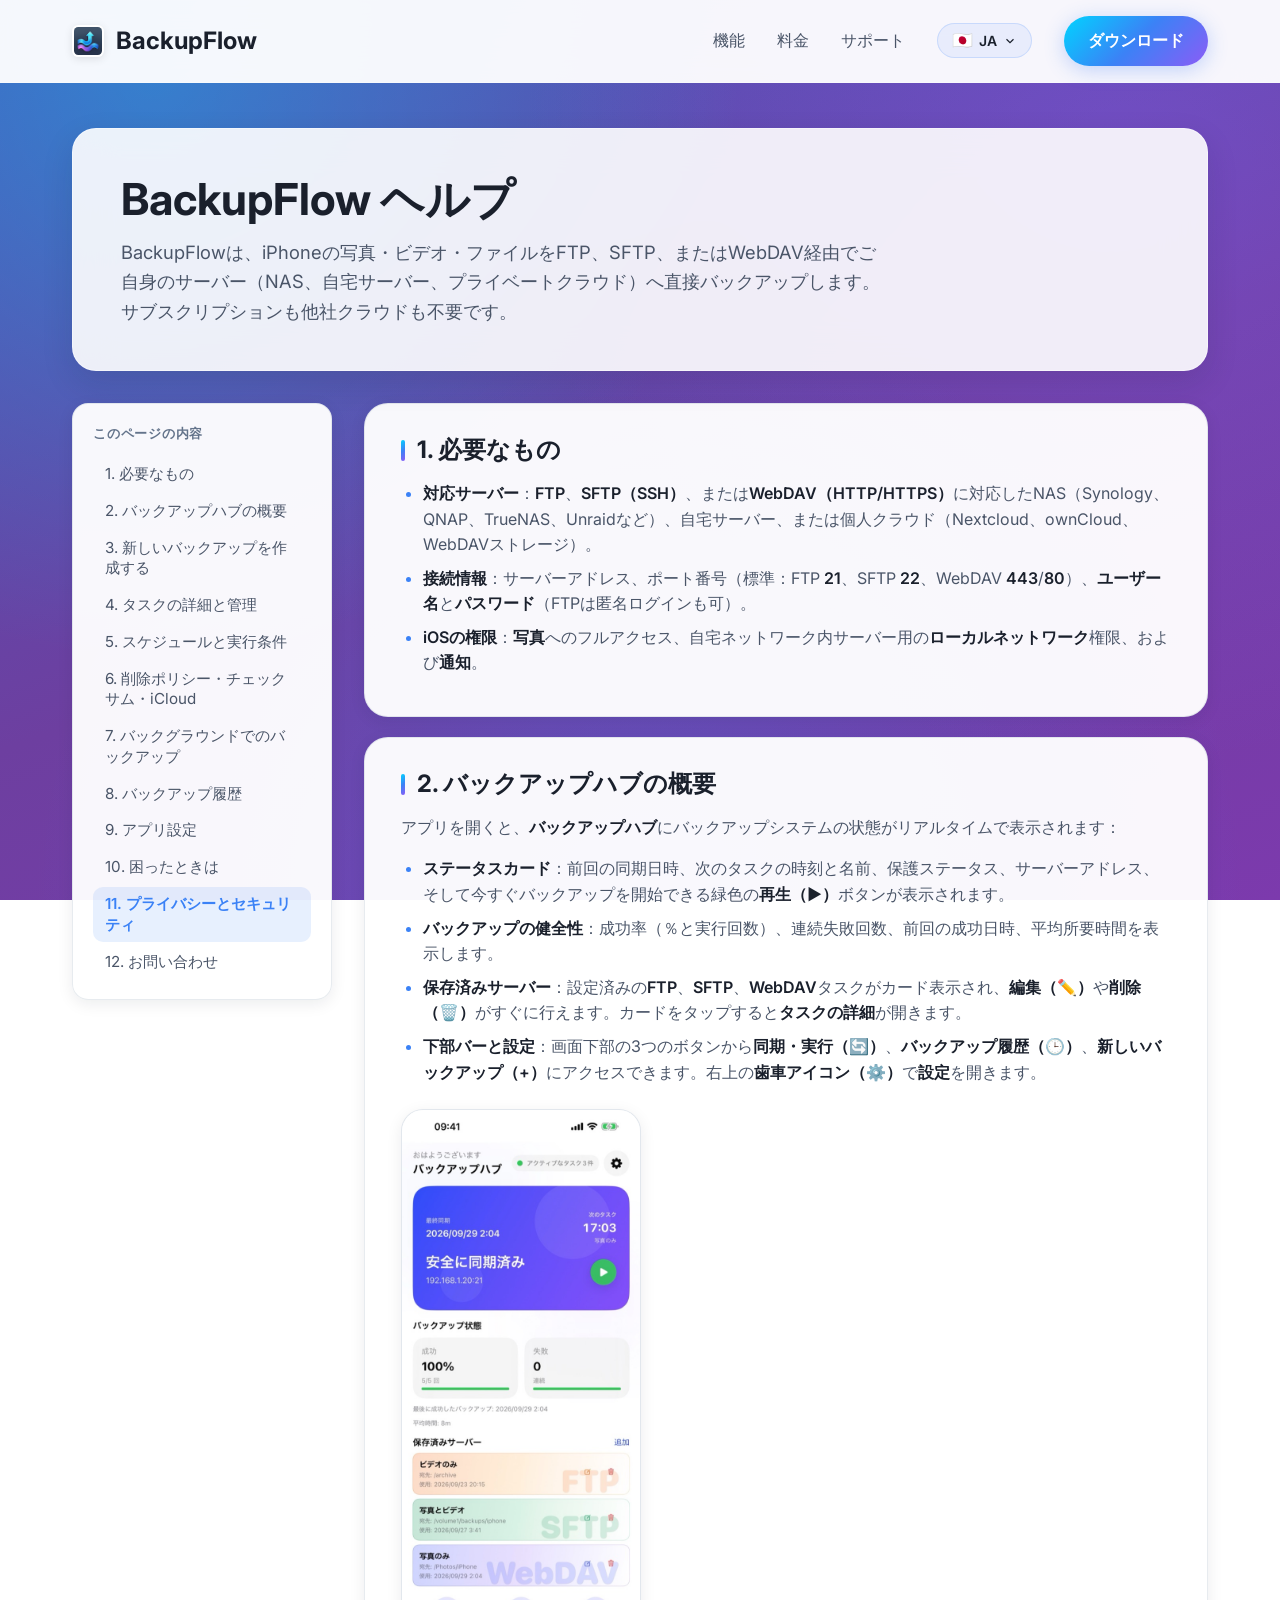
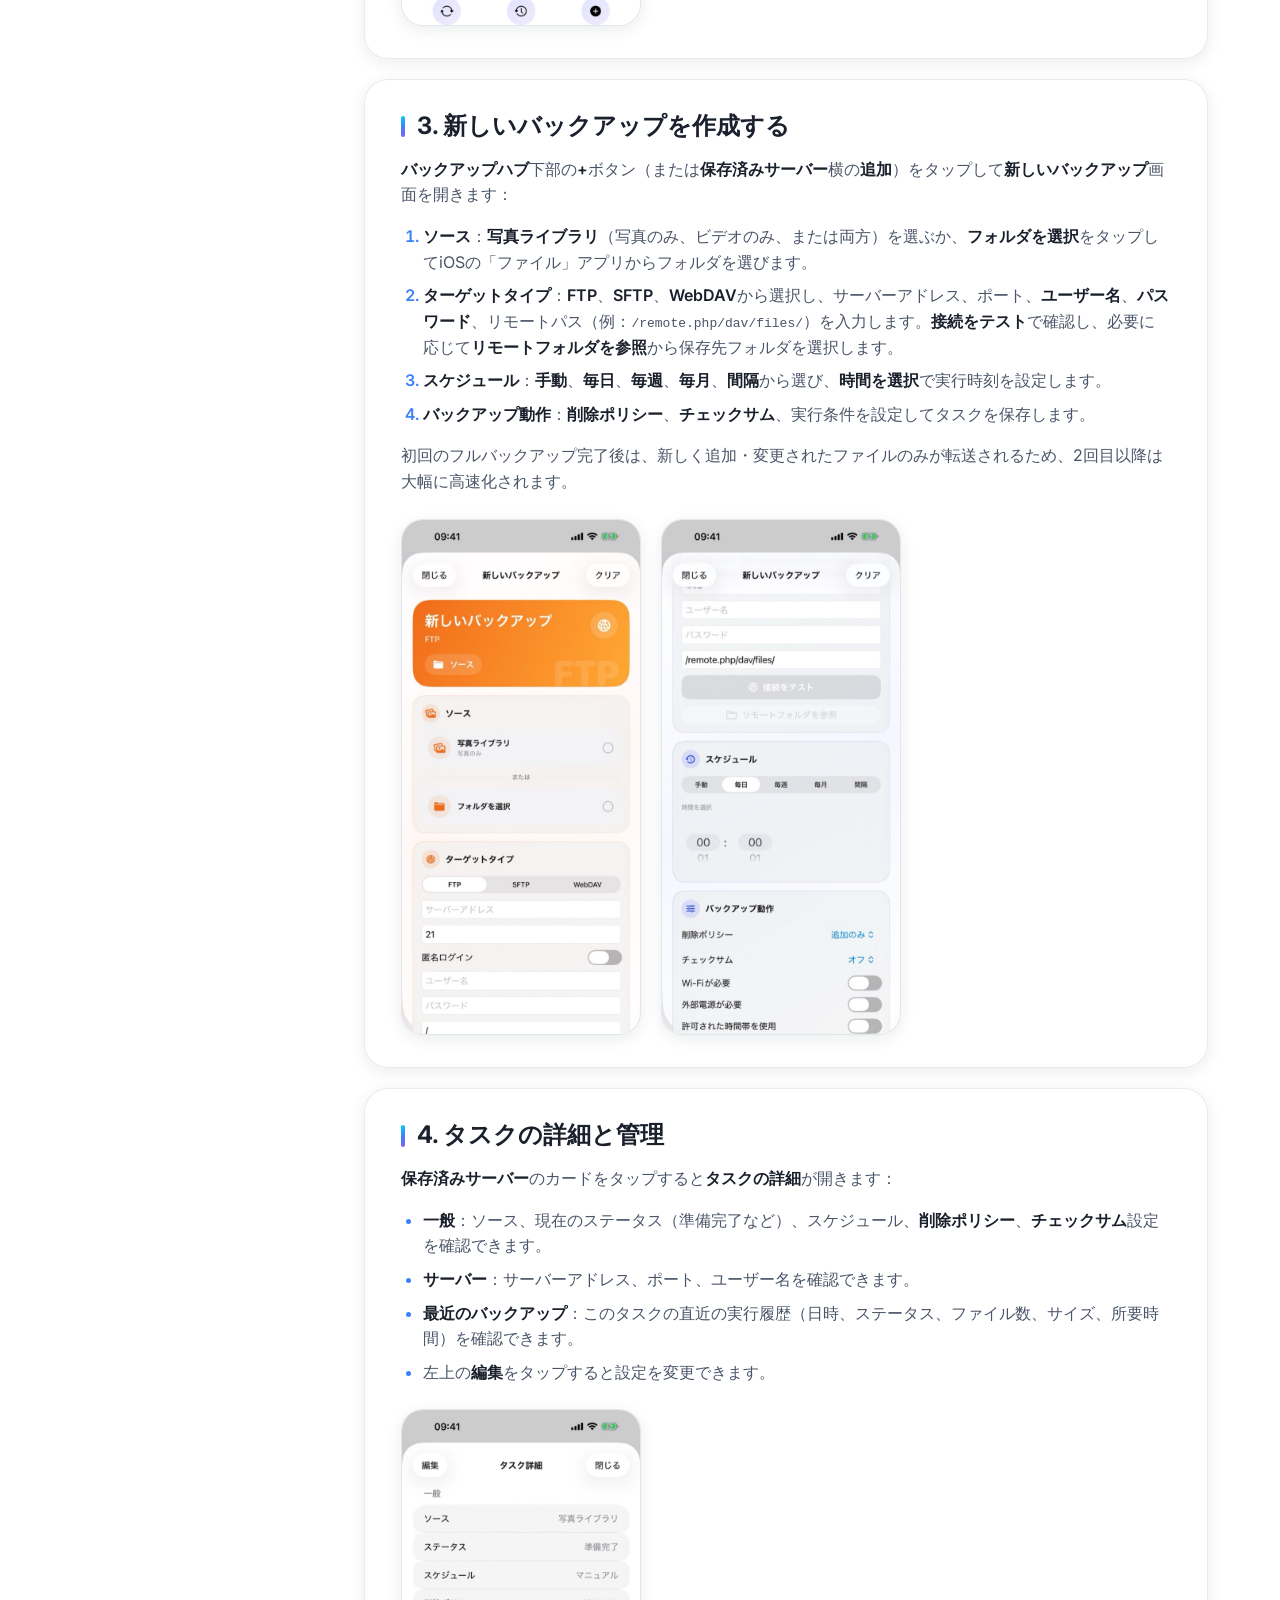
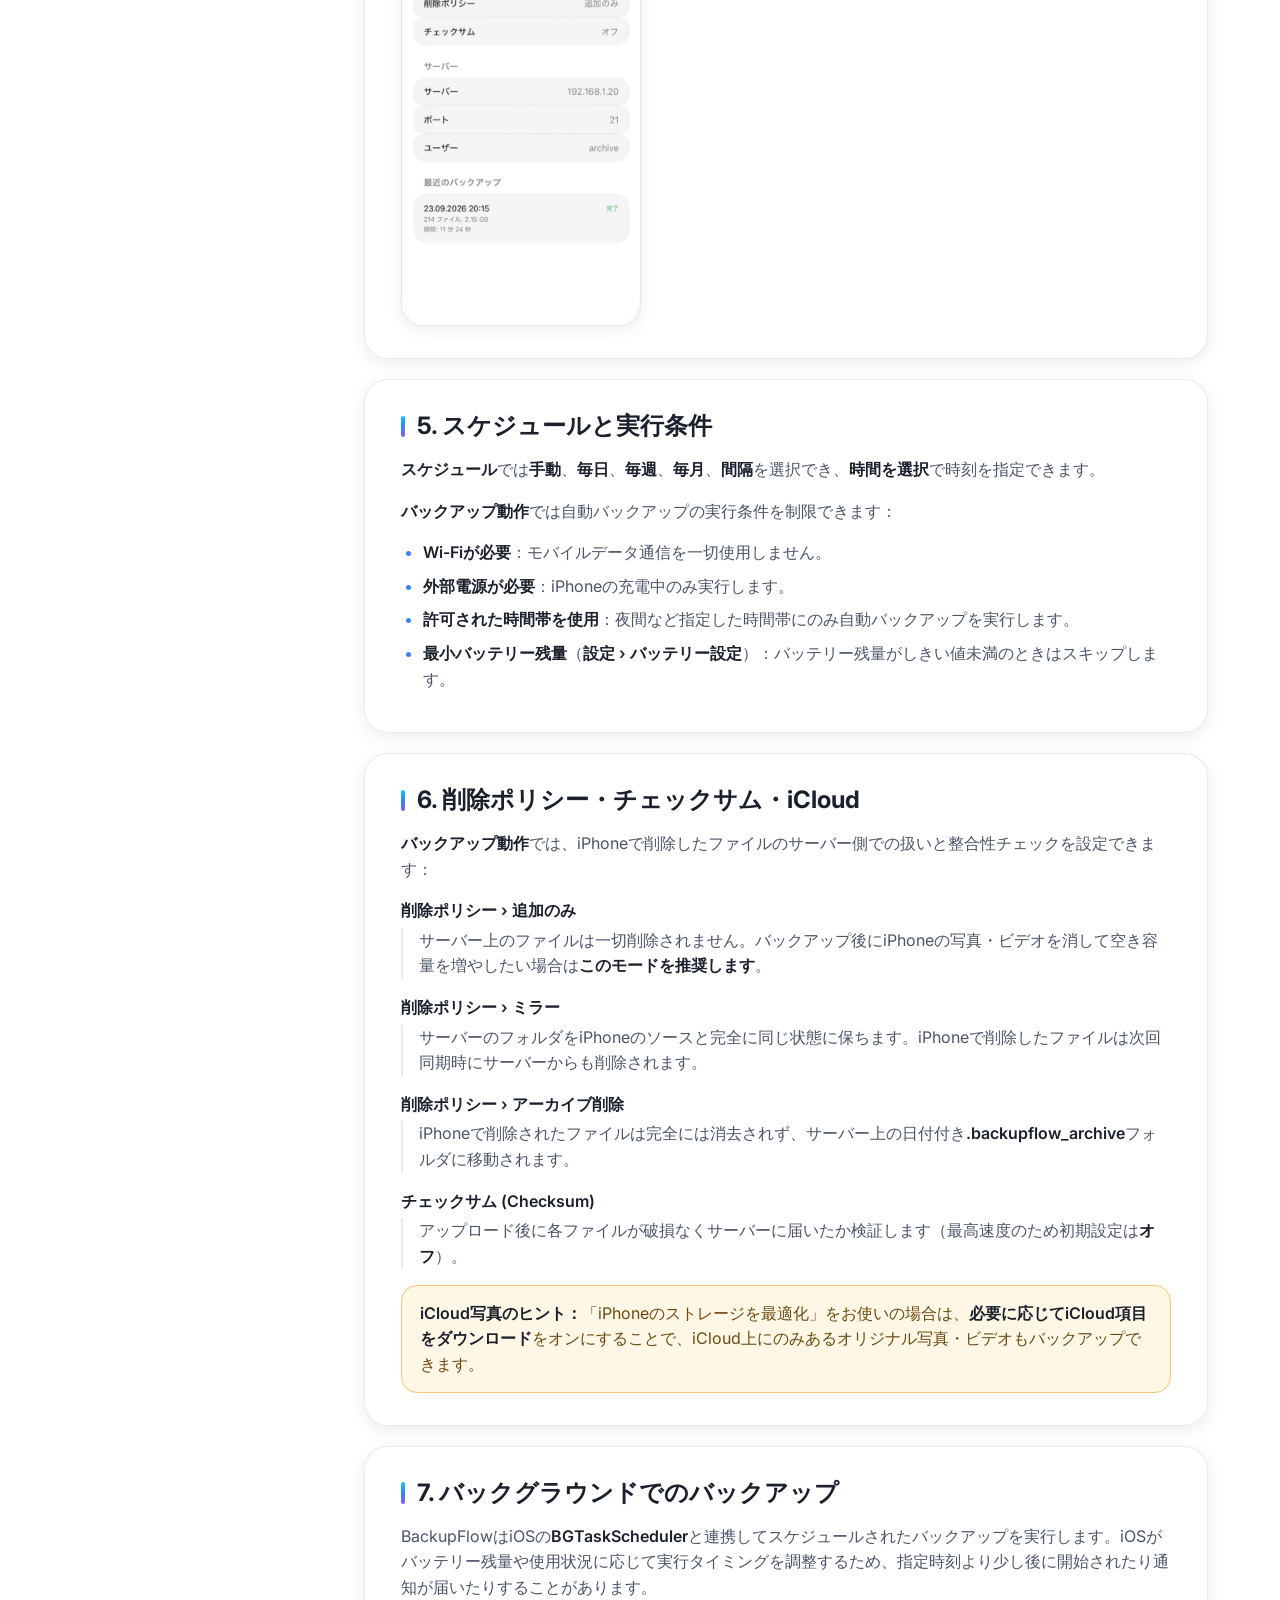
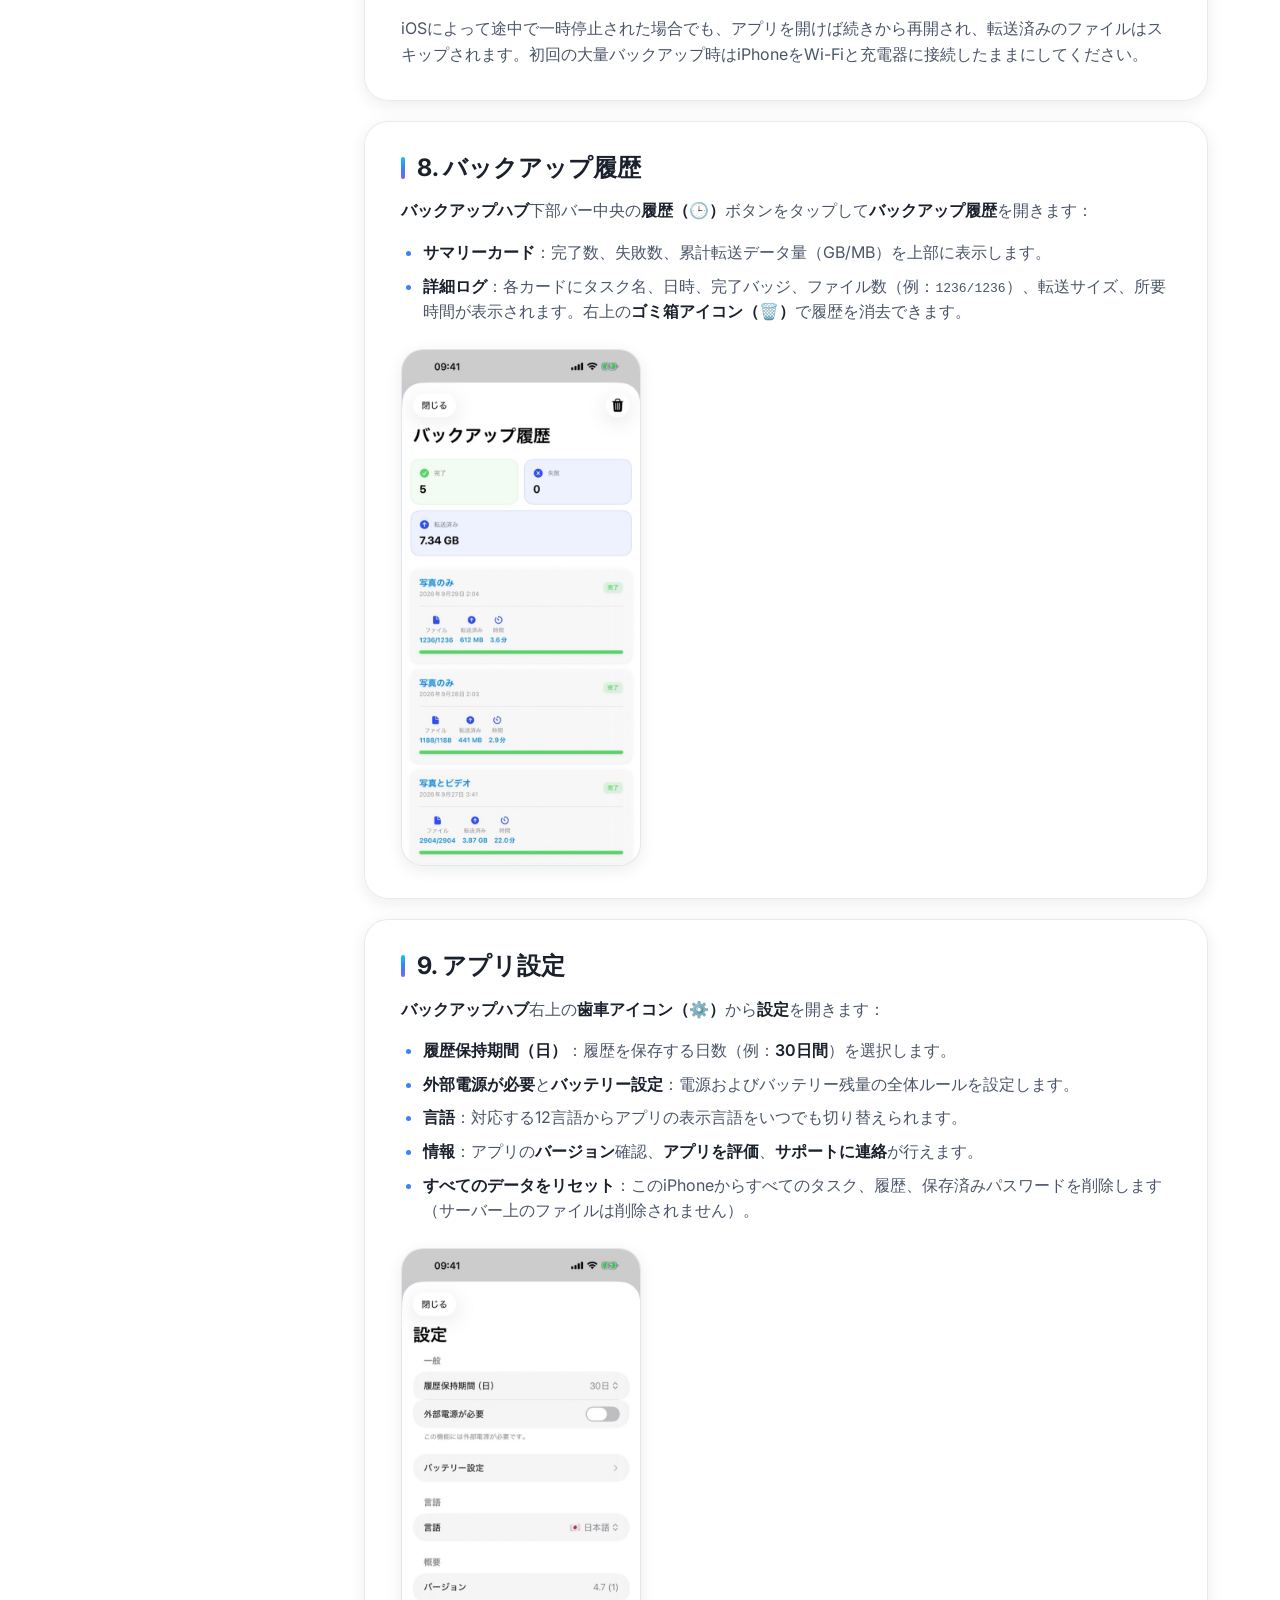
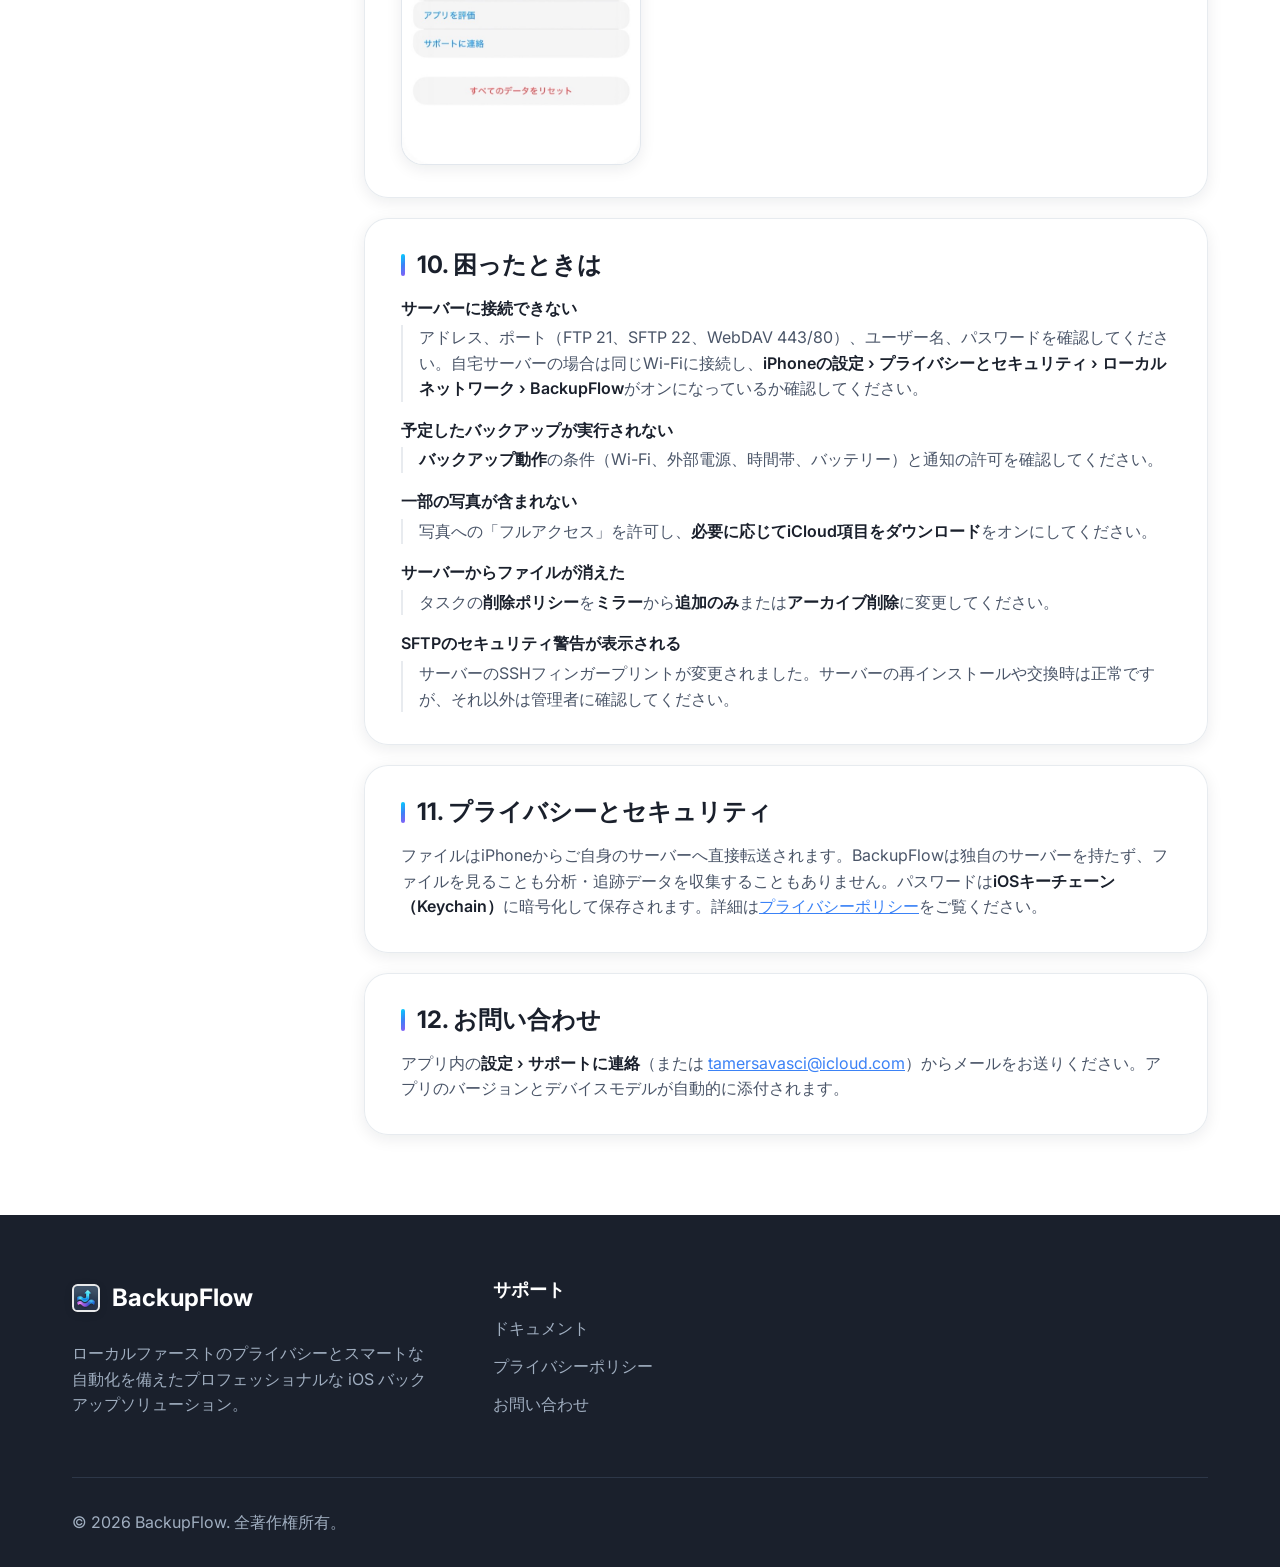
<file: docs/ja/index.html>
<!doctype html>
<html lang="ja" dir="ltr">
    <head>
        <meta charset="UTF-8" />
        <meta name="viewport" content="width=device-width, initial-scale=1.0" />
        <title>BackupFlow ヘルプ＆ドキュメント</title>
        <meta name="description" content="iOS版 BackupFlow 完全ガイド：バックアップハブ、FTP/SFTP/WebDAV設定、写真ライブラリとファイルのバックアップ、スケジュール、削除ポリシー、チェックサム検証、トラブルシューティング。" />
        <meta name="theme-color" content="#3B82F6" />
        <meta name="apple-itunes-app" content="app-id=6753620051" />
        <meta property="og:type" content="article" />
        <meta property="og:title" content="BackupFlow ヘルプ＆ドキュメント" />
        <meta property="og:description" content="iOS版 BackupFlow 完全ガイド：バックアップハブ、FTP/SFTP/WebDAV設定、写真ライブラリとファイルのバックアップ、スケジュール、削除ポリシー、チェックサム検証、トラブルシューティング。" />
        <meta property="og:url" content="https://tsavasci.github.io/BackupFlowWeb/docs/ja/" />
        <meta property="og:image" content="https://tsavasci.github.io/BackupFlowWeb/assets/og-image.jpg" />
        <link rel="canonical" href="https://tsavasci.github.io/BackupFlowWeb/docs/ja/" />
        <link rel="alternate" hreflang="en" href="https://tsavasci.github.io/BackupFlowWeb/docs/en/" />
        <link rel="alternate" hreflang="tr" href="https://tsavasci.github.io/BackupFlowWeb/docs/tr/" />
        <link rel="alternate" hreflang="de" href="https://tsavasci.github.io/BackupFlowWeb/docs/de/" />
        <link rel="alternate" hreflang="fr" href="https://tsavasci.github.io/BackupFlowWeb/docs/fr/" />
        <link rel="alternate" hreflang="es" href="https://tsavasci.github.io/BackupFlowWeb/docs/es/" />
        <link rel="alternate" hreflang="ru" href="https://tsavasci.github.io/BackupFlowWeb/docs/ru/" />
        <link rel="alternate" hreflang="ar" href="https://tsavasci.github.io/BackupFlowWeb/docs/ar/" />
        <link rel="alternate" hreflang="zh" href="https://tsavasci.github.io/BackupFlowWeb/docs/zh/" />
        <link rel="alternate" hreflang="ko" href="https://tsavasci.github.io/BackupFlowWeb/docs/ko/" />
        <link rel="alternate" hreflang="ja" href="https://tsavasci.github.io/BackupFlowWeb/docs/ja/" />
        <link rel="alternate" hreflang="pt" href="https://tsavasci.github.io/BackupFlowWeb/docs/pt/" />
        <link rel="alternate" hreflang="hi" href="https://tsavasci.github.io/BackupFlowWeb/docs/hi/" />
        <link rel="preconnect" href="https://fonts.googleapis.com" />
        <link rel="preconnect" href="https://fonts.gstatic.com" crossorigin />
        <link
            href="https://fonts.googleapis.com/css2?family=Inter:wght@300;400;500;600;700&display=swap"
            rel="stylesheet"
        />
        <link rel="stylesheet" href="../../styles.css" />
        <link rel="stylesheet" href="../docs.css" />
        <link rel="icon" type="image/svg+xml" href="../../favicon.svg" />
    </head>
    <body class="docs-body">
        <a href="#docs-content" class="skip-link">コンテンツへスキップ</a>
        <nav class="navbar">
            <div class="nav-container">
                <a class="nav-logo" href="../../index.html">
                    <span class="logo-icon">
                        <img src="../../web_logo.png" alt="" class="logo-image" />
                    </span>
                    <span class="logo-text">BackupFlow</span>
                </a>
                <div class="nav-menu" id="nav-menu">
                    <a class="nav-link" href="../../index.html#features">機能</a>
                    <a class="nav-link" href="../../index.html#pricing">料金</a>
                    <a class="nav-link" href="../../index.html#support">サポート</a>
                    <div class="lang-switcher" id="lang-switcher">
                        <button
                            type="button"
                            class="lang-toggle"
                            id="lang-toggle"
                            aria-haspopup="listbox"
                            aria-expanded="false"
                            aria-controls="lang-menu"
                        >
                            <span class="lang-flag">🇯🇵</span>
                            <span class="lang-code">JA</span>
                            <svg class="lang-caret" viewBox="0 0 24 24" fill="none" stroke="currentColor" stroke-width="2">
                                <path d="M6 9l6 6 6-6" />
                            </svg>
                        </button>
                        <ul class="lang-menu" id="lang-menu" role="listbox" aria-label="言語">
                            <li role="presentation"><a role="option" class="lang-option" aria-selected="false" href="../en/" hreflang="en" lang="en" data-lang-code="en"><span class="lang-flag">🇬🇧</span><span class="lang-name">English</span></a></li>
                            <li role="presentation"><a role="option" class="lang-option" aria-selected="false" href="../tr/" hreflang="tr" lang="tr" data-lang-code="tr"><span class="lang-flag">🇹🇷</span><span class="lang-name">Türkçe</span></a></li>
                            <li role="presentation"><a role="option" class="lang-option" aria-selected="false" href="../de/" hreflang="de" lang="de" data-lang-code="de"><span class="lang-flag">🇩🇪</span><span class="lang-name">Deutsch</span></a></li>
                            <li role="presentation"><a role="option" class="lang-option" aria-selected="false" href="../fr/" hreflang="fr" lang="fr" data-lang-code="fr"><span class="lang-flag">🇫🇷</span><span class="lang-name">Français</span></a></li>
                            <li role="presentation"><a role="option" class="lang-option" aria-selected="false" href="../es/" hreflang="es" lang="es" data-lang-code="es"><span class="lang-flag">🇪🇸</span><span class="lang-name">Español</span></a></li>
                            <li role="presentation"><a role="option" class="lang-option" aria-selected="false" href="../ru/" hreflang="ru" lang="ru" data-lang-code="ru"><span class="lang-flag">🇷🇺</span><span class="lang-name">Русский</span></a></li>
                            <li role="presentation"><a role="option" class="lang-option" aria-selected="false" href="../ar/" hreflang="ar" lang="ar" data-lang-code="ar"><span class="lang-flag">🇸🇦</span><span class="lang-name">العربية</span></a></li>
                            <li role="presentation"><a role="option" class="lang-option" aria-selected="false" href="../zh/" hreflang="zh" lang="zh" data-lang-code="zh"><span class="lang-flag">🇨🇳</span><span class="lang-name">简体中文</span></a></li>
                            <li role="presentation"><a role="option" class="lang-option" aria-selected="false" href="../ko/" hreflang="ko" lang="ko" data-lang-code="ko"><span class="lang-flag">🇰🇷</span><span class="lang-name">한국어</span></a></li>
                            <li role="presentation"><a role="option" class="lang-option active" aria-selected="true" href="../ja/" hreflang="ja" lang="ja" data-lang-code="ja"><span class="lang-flag">🇯🇵</span><span class="lang-name">日本語</span></a></li>
                            <li role="presentation"><a role="option" class="lang-option" aria-selected="false" href="../pt/" hreflang="pt" lang="pt" data-lang-code="pt"><span class="lang-flag">🇵🇹</span><span class="lang-name">Português</span></a></li>
                            <li role="presentation"><a role="option" class="lang-option" aria-selected="false" href="../hi/" hreflang="hi" lang="hi" data-lang-code="hi"><span class="lang-flag">🇮🇳</span><span class="lang-name">हिन्दी</span></a></li>
                        </ul>
                    </div>
                    <a class="nav-link download-btn" href="https://apps.apple.com/app/backupflow/id6753620051" target="_blank" rel="noopener noreferrer">ダウンロード</a>
                </div>
                <button
                    type="button"
                    class="nav-toggle"
                    aria-label="ナビゲーションを切り替え"
                    aria-controls="nav-menu"
                    aria-expanded="false"
                >
                    <span></span>
                    <span></span>
                    <span></span>
                </button>
            </div>
        </nav>

        <main id="docs-content" class="docs-page">
            <div class="container">
                <header class="docs-hero">
                    <h1>BackupFlow ヘルプ</h1>
                    <p class="docs-lead">BackupFlowは、iPhoneの写真・ビデオ・ファイルをFTP、SFTP、またはWebDAV経由でご自身のサーバー（NAS、自宅サーバー、プライベートクラウド）へ直接バックアップします。サブスクリプションも他社クラウドも不要です。</p>
                </header>

                <div class="docs-layout">
                    <aside class="docs-toc" aria-labelledby="docs-toc-title">
                        <p class="docs-toc-title" id="docs-toc-title">このページの内容</p>
                        <ol>
                        <li><a href="#what-you-need">1. 必要なもの</a></li>
                        <li><a href="#backup-hub">2. バックアップハブの概要</a></li>
                        <li><a href="#first-backup">3. 新しいバックアップを作成する</a></li>
                        <li><a href="#task-details">4. タスクの詳細と管理</a></li>
                        <li><a href="#automatic-backups">5. スケジュールと実行条件</a></li>
                        <li><a href="#deleted-files">6. 削除ポリシー・チェックサム・iCloud</a></li>
                        <li><a href="#background">7. バックグラウンドでのバックアップ</a></li>
                        <li><a href="#history">8. バックアップ履歴</a></li>
                        <li><a href="#settings">9. アプリ設定</a></li>
                        <li><a href="#troubleshooting">10. 困ったときは</a></li>
                        <li><a href="#privacy">11. プライバシーとセキュリティ</a></li>
                        <li><a href="#help">12. お問い合わせ</a></li>
                        </ol>
                    </aside>

                    <article class="docs-content">
                    <section id="what-you-need" class="docs-section">
                        <h2>1. 必要なもの</h2>
                        <ul>
                        <li><b>対応サーバー</b>：<b>FTP</b>、<b>SFTP（SSH）</b>、または<b>WebDAV（HTTP/HTTPS）</b>に対応したNAS（Synology、QNAP、TrueNAS、Unraidなど）、自宅サーバー、または個人クラウド（Nextcloud、ownCloud、WebDAVストレージ）。</li>
                        <li><b>接続情報</b>：サーバーアドレス、ポート番号（標準：FTP <b>21</b>、SFTP <b>22</b>、WebDAV <b>443</b>/<b>80</b>）、<b>ユーザー名</b>と<b>パスワード</b>（FTPは匿名ログインも可）。</li>
                        <li><b>iOSの権限</b>：<b>写真</b>へのフルアクセス、自宅ネットワーク内サーバー用の<b>ローカルネットワーク</b>権限、および<b>通知</b>。</li>
                        </ul>
                    </section>

                    <section id="backup-hub" class="docs-section">
                        <h2>2. バックアップハブの概要</h2>
                        <p>アプリを開くと、<b>バックアップハブ</b>にバックアップシステムの状態がリアルタイムで表示されます：</p>
                        <ul>
                        <li><b>ステータスカード</b>：前回の同期日時、次のタスクの時刻と名前、保護ステータス、サーバーアドレス、そして今すぐバックアップを開始できる緑色の<b>再生（▶）</b>ボタンが表示されます。</li>
                        <li><b>バックアップの健全性</b>：成功率（％と実行回数）、連続失敗回数、前回の成功日時、平均所要時間を表示します。</li>
                        <li><b>保存済みサーバー</b>：設定済みの<b>FTP</b>、<b>SFTP</b>、<b>WebDAV</b>タスクがカード表示され、<b>編集（✏️）</b>や<b>削除（🗑️）</b>がすぐに行えます。カードをタップすると<b>タスクの詳細</b>が開きます。</li>
                        <li><b>下部バーと設定</b>：画面下部の3つのボタンから<b>同期・実行（🔄）</b>、<b>バックアップ履歴（🕒）</b>、<b>新しいバックアップ（+）</b>にアクセスできます。右上の<b>歯車アイコン（⚙️）</b>で<b>設定</b>を開きます。</li>
                        </ul>
                        <div class="docs-screens">
                            <figure class="docs-screen-card"><img src="../../assets/screens/ja/1.jpg" width="300" height="649" loading="lazy" decoding="async" alt="2. バックアップハブの概要" /></figure>
                        </div>
                    </section>

                    <section id="first-backup" class="docs-section">
                        <h2>3. 新しいバックアップを作成する</h2>
                        <p><b>バックアップハブ</b>下部の<b>+</b>ボタン（または<b>保存済みサーバー</b>横の<b>追加</b>）をタップして<b>新しいバックアップ</b>画面を開きます：</p>
                        <ol>
                        <li><b>ソース</b>：<b>写真ライブラリ</b>（写真のみ、ビデオのみ、または両方）を選ぶか、<b>フォルダを選択</b>をタップしてiOSの「ファイル」アプリからフォルダを選びます。</li>
                        <li><b>ターゲットタイプ</b>：<b>FTP</b>、<b>SFTP</b>、<b>WebDAV</b>から選択し、サーバーアドレス、ポート、<b>ユーザー名</b>、<b>パスワード</b>、リモートパス（例：<code>/remote.php/dav/files/</code>）を入力します。<b>接続をテスト</b>で確認し、必要に応じて<b>リモートフォルダを参照</b>から保存先フォルダを選択します。</li>
                        <li><b>スケジュール</b>：<b>手動</b>、<b>毎日</b>、<b>毎週</b>、<b>毎月</b>、<b>間隔</b>から選び、<b>時間を選択</b>で実行時刻を設定します。</li>
                        <li><b>バックアップ動作</b>：<b>削除ポリシー</b>、<b>チェックサム</b>、実行条件を設定してタスクを保存します。</li>
                        </ol>
                        <p>初回のフルバックアップ完了後は、新しく追加・変更されたファイルのみが転送されるため、2回目以降は大幅に高速化されます。</p>
                        <div class="docs-screens docs-screens-pair">
                            <figure class="docs-screen-card"><img src="../../assets/screens/ja/6.jpg" width="300" height="649" loading="lazy" decoding="async" alt="3. 新しいバックアップを作成する" /></figure>
                            <figure class="docs-screen-card"><img src="../../assets/screens/ja/9.jpg" width="300" height="649" loading="lazy" decoding="async" alt="3. 新しいバックアップを作成する" /></figure>
                        </div>
                    </section>

                    <section id="task-details" class="docs-section">
                        <h2>4. タスクの詳細と管理</h2>
                        <p><b>保存済みサーバー</b>のカードをタップすると<b>タスクの詳細</b>が開きます：</p>
                        <ul>
                        <li><b>一般</b>：ソース、現在のステータス（準備完了など）、スケジュール、<b>削除ポリシー</b>、<b>チェックサム</b>設定を確認できます。</li>
                        <li><b>サーバー</b>：サーバーアドレス、ポート、ユーザー名を確認できます。</li>
                        <li><b>最近のバックアップ</b>：このタスクの直近の実行履歴（日時、ステータス、ファイル数、サイズ、所要時間）を確認できます。</li>
                        <li>左上の<b>編集</b>をタップすると設定を変更できます。</li>
                        </ul>
                        <div class="docs-screens">
                            <figure class="docs-screen-card"><img src="../../assets/screens/ja/5.jpg" width="300" height="649" loading="lazy" decoding="async" alt="4. タスクの詳細と管理" /></figure>
                        </div>
                    </section>

                    <section id="automatic-backups" class="docs-section">
                        <h2>5. スケジュールと実行条件</h2>
                        <p><b>スケジュール</b>では<b>手動</b>、<b>毎日</b>、<b>毎週</b>、<b>毎月</b>、<b>間隔</b>を選択でき、<b>時間を選択</b>で時刻を指定できます。</p>
                        <p><b>バックアップ動作</b>では自動バックアップの実行条件を制限できます：</p>
                        <ul>
                        <li><b>Wi-Fiが必要</b>：モバイルデータ通信を一切使用しません。</li>
                        <li><b>外部電源が必要</b>：iPhoneの充電中のみ実行します。</li>
                        <li><b>許可された時間帯を使用</b>：夜間など指定した時間帯にのみ自動バックアップを実行します。</li>
                        <li><b>最小バッテリー残量</b>（<b>設定 › バッテリー設定</b>）：バッテリー残量がしきい値未満のときはスキップします。</li>
                        </ul>
                    </section>

                    <section id="deleted-files" class="docs-section">
                        <h2>6. 削除ポリシー・チェックサム・iCloud</h2>
                        <p><b>バックアップ動作</b>では、iPhoneで削除したファイルのサーバー側での扱いと整合性チェックを設定できます：</p>
                        <dl>
                        <dt>削除ポリシー › 追加のみ</dt>
                        <dd>サーバー上のファイルは一切削除されません。バックアップ後にiPhoneの写真・ビデオを消して空き容量を増やしたい場合は<b>このモードを推奨します</b>。</dd>
                        <dt>削除ポリシー › ミラー</dt>
                        <dd>サーバーのフォルダをiPhoneのソースと完全に同じ状態に保ちます。iPhoneで削除したファイルは次回同期時にサーバーからも削除されます。</dd>
                        <dt>削除ポリシー › アーカイブ削除</dt>
                        <dd>iPhoneで削除されたファイルは完全には消去されず、サーバー上の日付付き<b>.backupflow_archive</b>フォルダに移動されます。</dd>
                        <dt>チェックサム (Checksum)</dt>
                        <dd>アップロード後に各ファイルが破損なくサーバーに届いたか検証します（最高速度のため初期設定は<b>オフ</b>）。</dd>
                        </dl>
                        <p class="note"><b>iCloud写真のヒント：</b>「iPhoneのストレージを最適化」をお使いの場合は、<b>必要に応じてiCloud項目をダウンロード</b>をオンにすることで、iCloud上にのみあるオリジナル写真・ビデオもバックアップできます。</p>
                    </section>

                    <section id="background" class="docs-section">
                        <h2>7. バックグラウンドでのバックアップ</h2>
                        <p>BackupFlowはiOSの<b>BGTaskScheduler</b>と連携してスケジュールされたバックアップを実行します。iOSがバッテリー残量や使用状況に応じて実行タイミングを調整するため、指定時刻より少し後に開始されたり通知が届いたりすることがあります。</p>
                        <p>iOSによって途中で一時停止された場合でも、アプリを開けば続きから再開され、転送済みのファイルはスキップされます。初回の大量バックアップ時はiPhoneをWi-Fiと充電器に接続したままにしてください。</p>
                    </section>

                    <section id="history" class="docs-section">
                        <h2>8. バックアップ履歴</h2>
                        <p><b>バックアップハブ</b>下部バー中央の<b>履歴（🕒）</b>ボタンをタップして<b>バックアップ履歴</b>を開きます：</p>
                        <ul>
                        <li><b>サマリーカード</b>：完了数、失敗数、累計転送データ量（GB/MB）を上部に表示します。</li>
                        <li><b>詳細ログ</b>：各カードにタスク名、日時、完了バッジ、ファイル数（例：<code>1236/1236</code>）、転送サイズ、所要時間が表示されます。右上の<b>ゴミ箱アイコン（🗑️）</b>で履歴を消去できます。</li>
                        </ul>
                        <div class="docs-screens">
                            <figure class="docs-screen-card"><img src="../../assets/screens/ja/3.jpg" width="300" height="649" loading="lazy" decoding="async" alt="8. バックアップ履歴" /></figure>
                        </div>
                    </section>

                    <section id="settings" class="docs-section">
                        <h2>9. アプリ設定</h2>
                        <p><b>バックアップハブ</b>右上の<b>歯車アイコン（⚙️）</b>から<b>設定</b>を開きます：</p>
                        <ul>
                        <li><b>履歴保持期間（日）</b>：履歴を保存する日数（例：<b>30日間</b>）を選択します。</li>
                        <li><b>外部電源が必要</b>と<b>バッテリー設定</b>：電源およびバッテリー残量の全体ルールを設定します。</li>
                        <li><b>言語</b>：対応する12言語からアプリの表示言語をいつでも切り替えられます。</li>
                        <li><b>情報</b>：アプリの<b>バージョン</b>確認、<b>アプリを評価</b>、<b>サポートに連絡</b>が行えます。</li>
                        <li><b>すべてのデータをリセット</b>：このiPhoneからすべてのタスク、履歴、保存済みパスワードを削除します（サーバー上のファイルは削除されません）。</li>
                        </ul>
                        <div class="docs-screens">
                            <figure class="docs-screen-card"><img src="../../assets/screens/ja/10.jpg" width="300" height="649" loading="lazy" decoding="async" alt="9. アプリ設定" /></figure>
                        </div>
                    </section>

                    <section id="troubleshooting" class="docs-section">
                        <h2>10. 困ったときは</h2>
                        <dl>
                        <dt>サーバーに接続できない</dt>
                        <dd>アドレス、ポート（FTP 21、SFTP 22、WebDAV 443/80）、ユーザー名、パスワードを確認してください。自宅サーバーの場合は同じWi-Fiに接続し、<b>iPhoneの設定 › プライバシーとセキュリティ › ローカルネットワーク › BackupFlow</b>がオンになっているか確認してください。</dd>
                        <dt>予定したバックアップが実行されない</dt>
                        <dd><b>バックアップ動作</b>の条件（Wi-Fi、外部電源、時間帯、バッテリー）と通知の許可を確認してください。</dd>
                        <dt>一部の写真が含まれない</dt>
                        <dd>写真への「フルアクセス」を許可し、<b>必要に応じてiCloud項目をダウンロード</b>をオンにしてください。</dd>
                        <dt>サーバーからファイルが消えた</dt>
                        <dd>タスクの<b>削除ポリシー</b>を<b>ミラー</b>から<b>追加のみ</b>または<b>アーカイブ削除</b>に変更してください。</dd>
                        <dt>SFTPのセキュリティ警告が表示される</dt>
                        <dd>サーバーのSSHフィンガープリントが変更されました。サーバーの再インストールや交換時は正常ですが、それ以外は管理者に確認してください。</dd>
                        </dl>
                    </section>

                    <section id="privacy" class="docs-section">
                        <h2>11. プライバシーとセキュリティ</h2>
                        <p>ファイルはiPhoneからご自身のサーバーへ直接転送されます。BackupFlowは独自のサーバーを持たず、ファイルを見ることも分析・追跡データを収集することもありません。パスワードは<b>iOSキーチェーン（Keychain）</b>に暗号化して保存されます。詳細は<a href="../../privacy-policy.html">プライバシーポリシー</a>をご覧ください。</p>
                    </section>

                    <section id="help" class="docs-section">
                        <h2>12. お問い合わせ</h2>
                        <p>アプリ内の<b>設定 › サポートに連絡</b>（または <a href="mailto:tamersavasci@icloud.com">tamersavasci@icloud.com</a>）からメールをお送りください。アプリのバージョンとデバイスモデルが自動的に添付されます。</p>
                    </section>
                    </article>
                </div>
            </div>
        </main>

        <footer class="footer">
            <div class="container">
                <div class="footer-content">
                    <div class="footer-brand">
                        <div class="footer-logo">
                            <div class="logo-icon">
                                <img src="../../web_logo.png" alt="" class="logo-image" />
                            </div>
                            <span class="logo-text">BackupFlow</span>
                        </div>
                        <p class="footer-description">ローカルファーストのプライバシーとスマートな自動化を備えたプロフェッショナルな iOS バックアップソリューション。</p>
                    </div>
                    <div class="footer-links">
                        <div class="footer-column">
                            <h4>サポート</h4>
                            <a href="./">ドキュメント</a>
                            <a href="../../privacy-policy.html?lang=ja">プライバシーポリシー</a>
                            <a href="mailto:tamersavasci@icloud.com">お問い合わせ</a>
                        </div>
                    </div>
                </div>
                <div class="footer-bottom">
                    <p>&copy; 2026 BackupFlow. 全著作権所有。</p>
                </div>
            </div>
        </footer>

        <script src="../docs.js"></script>
    </body>
</html>
</file>
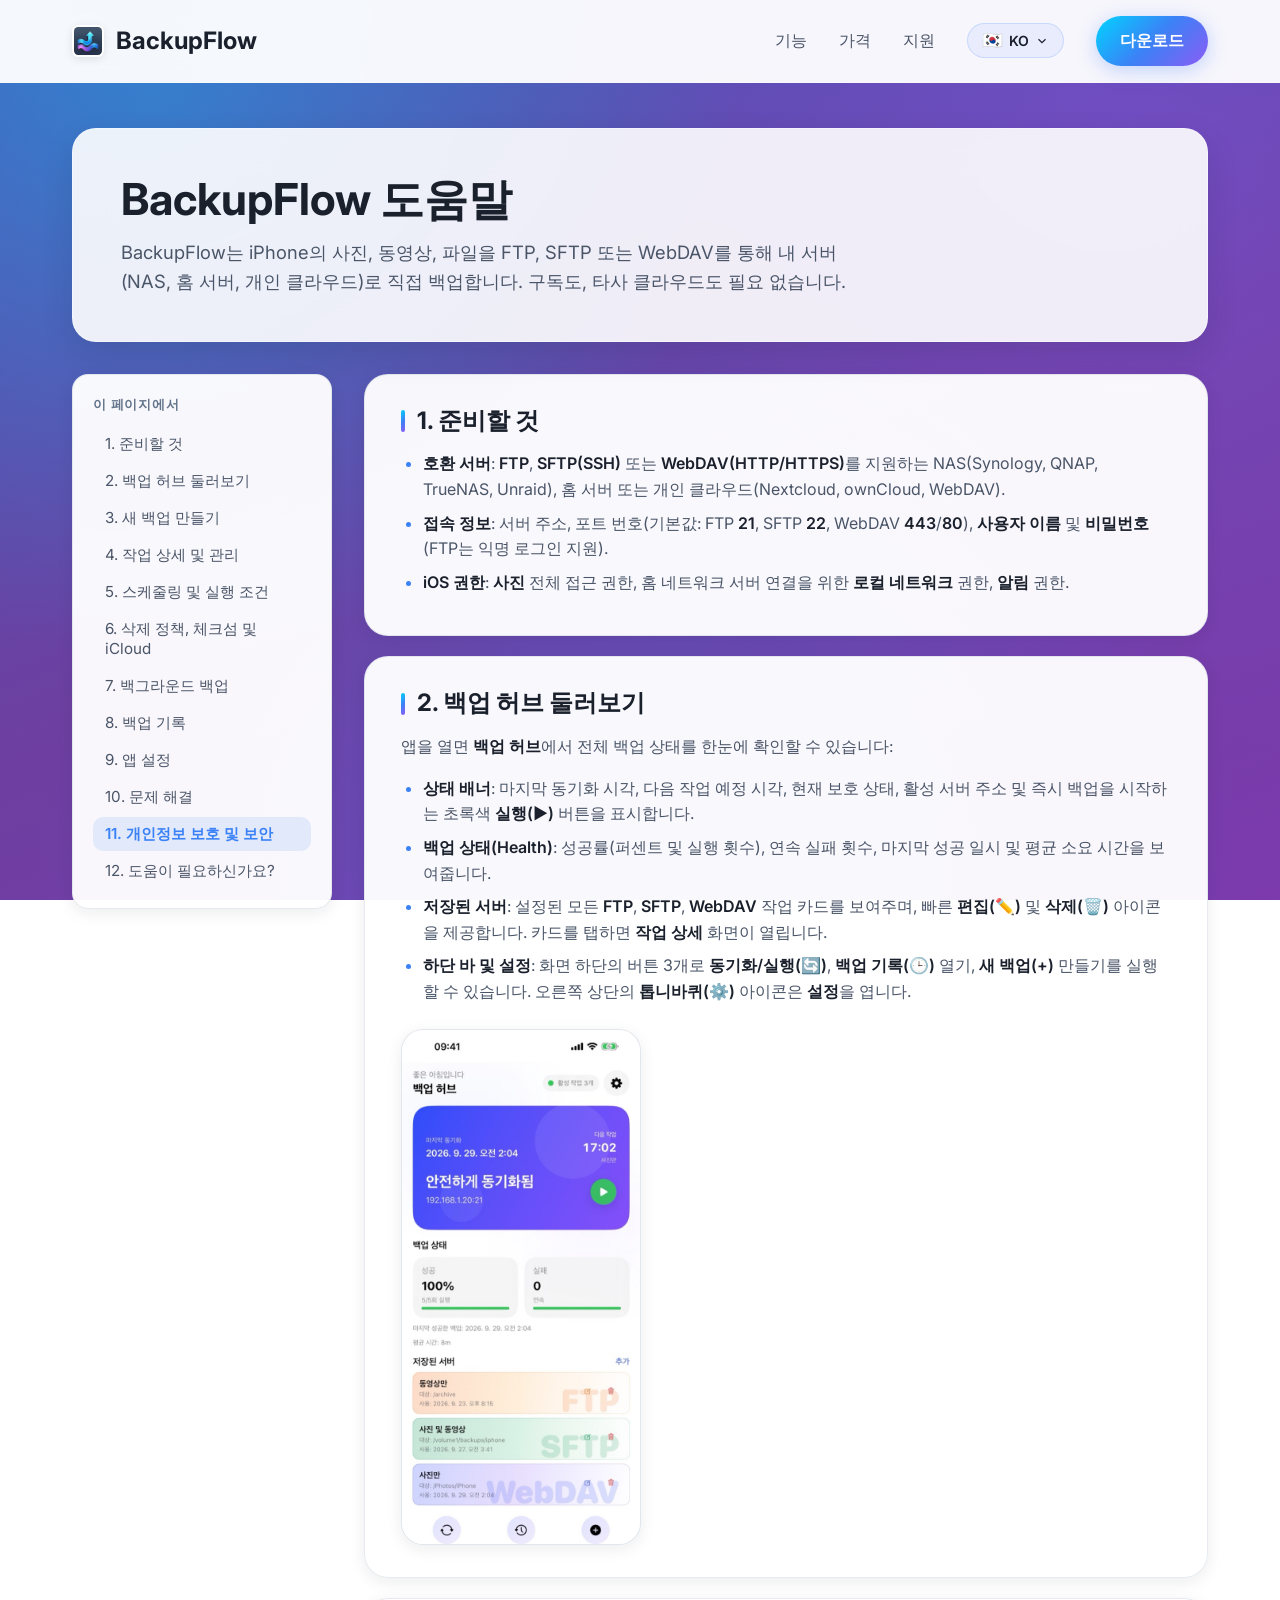
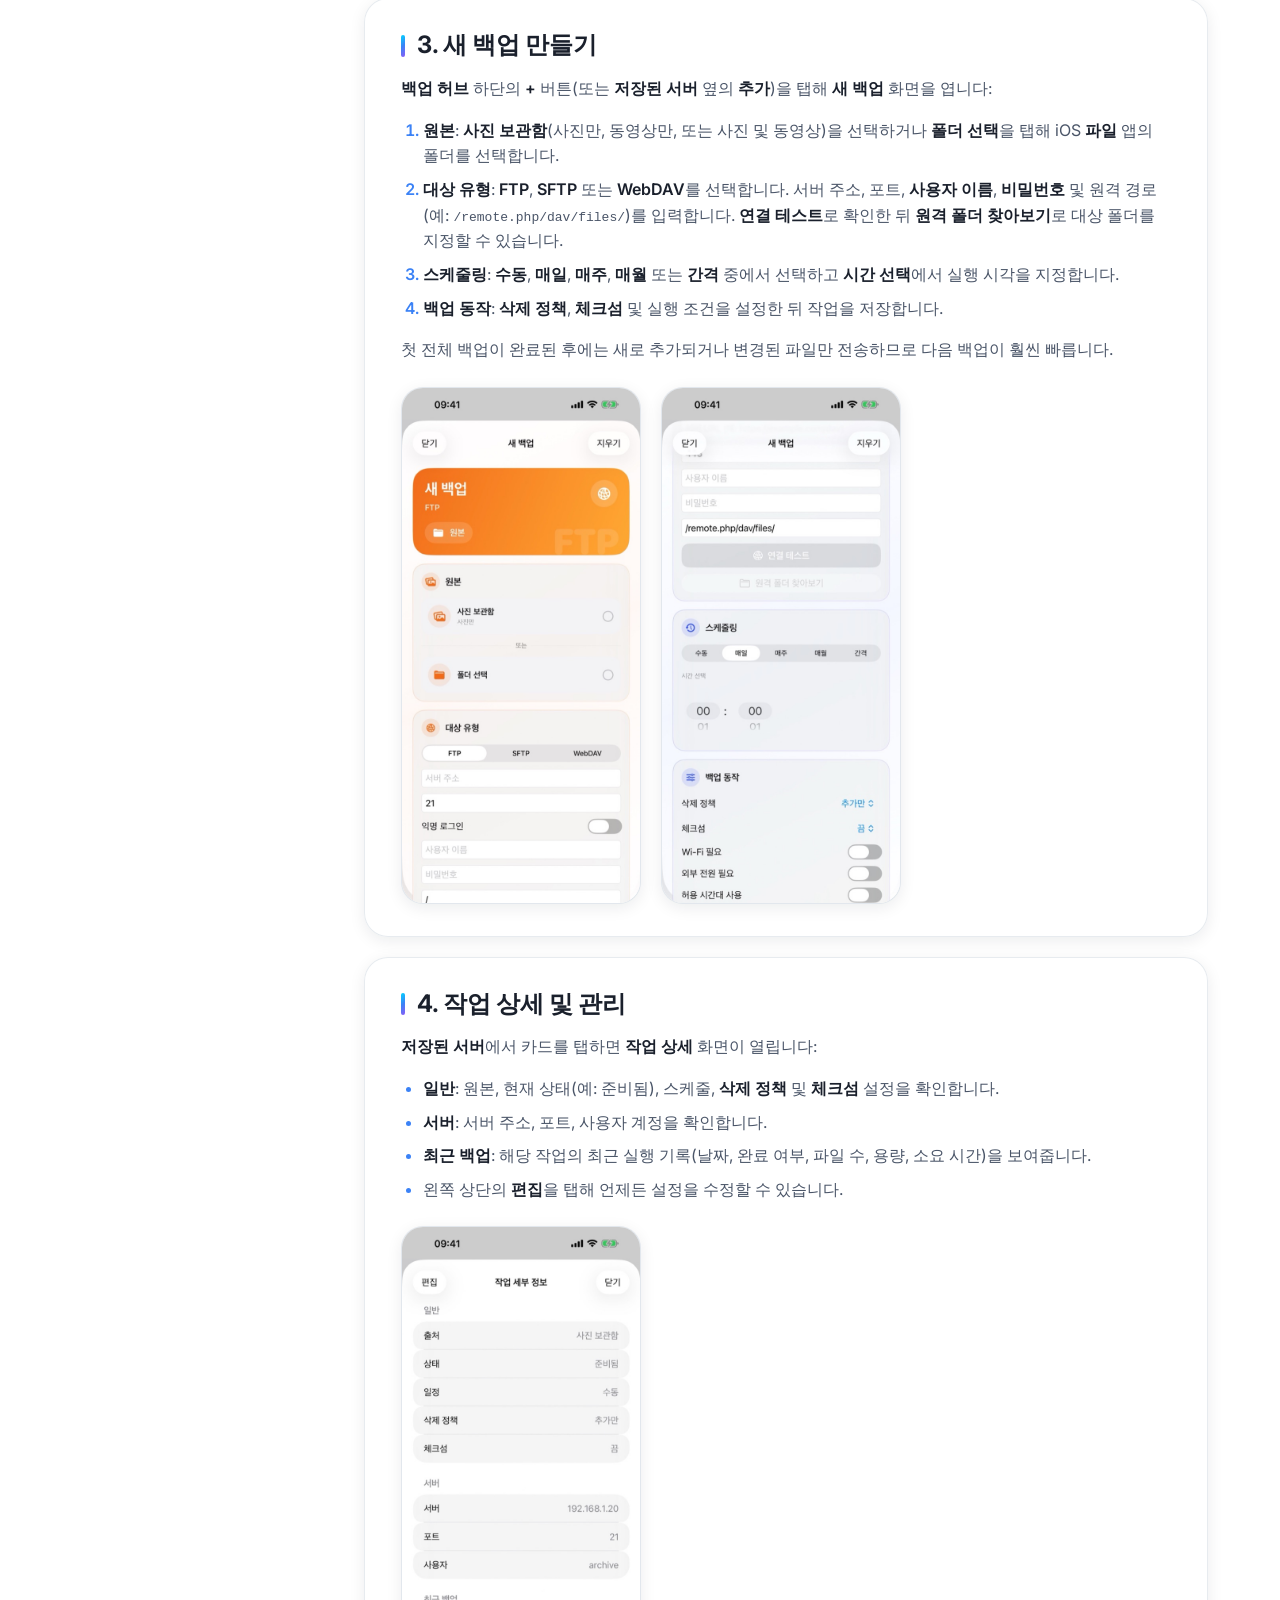
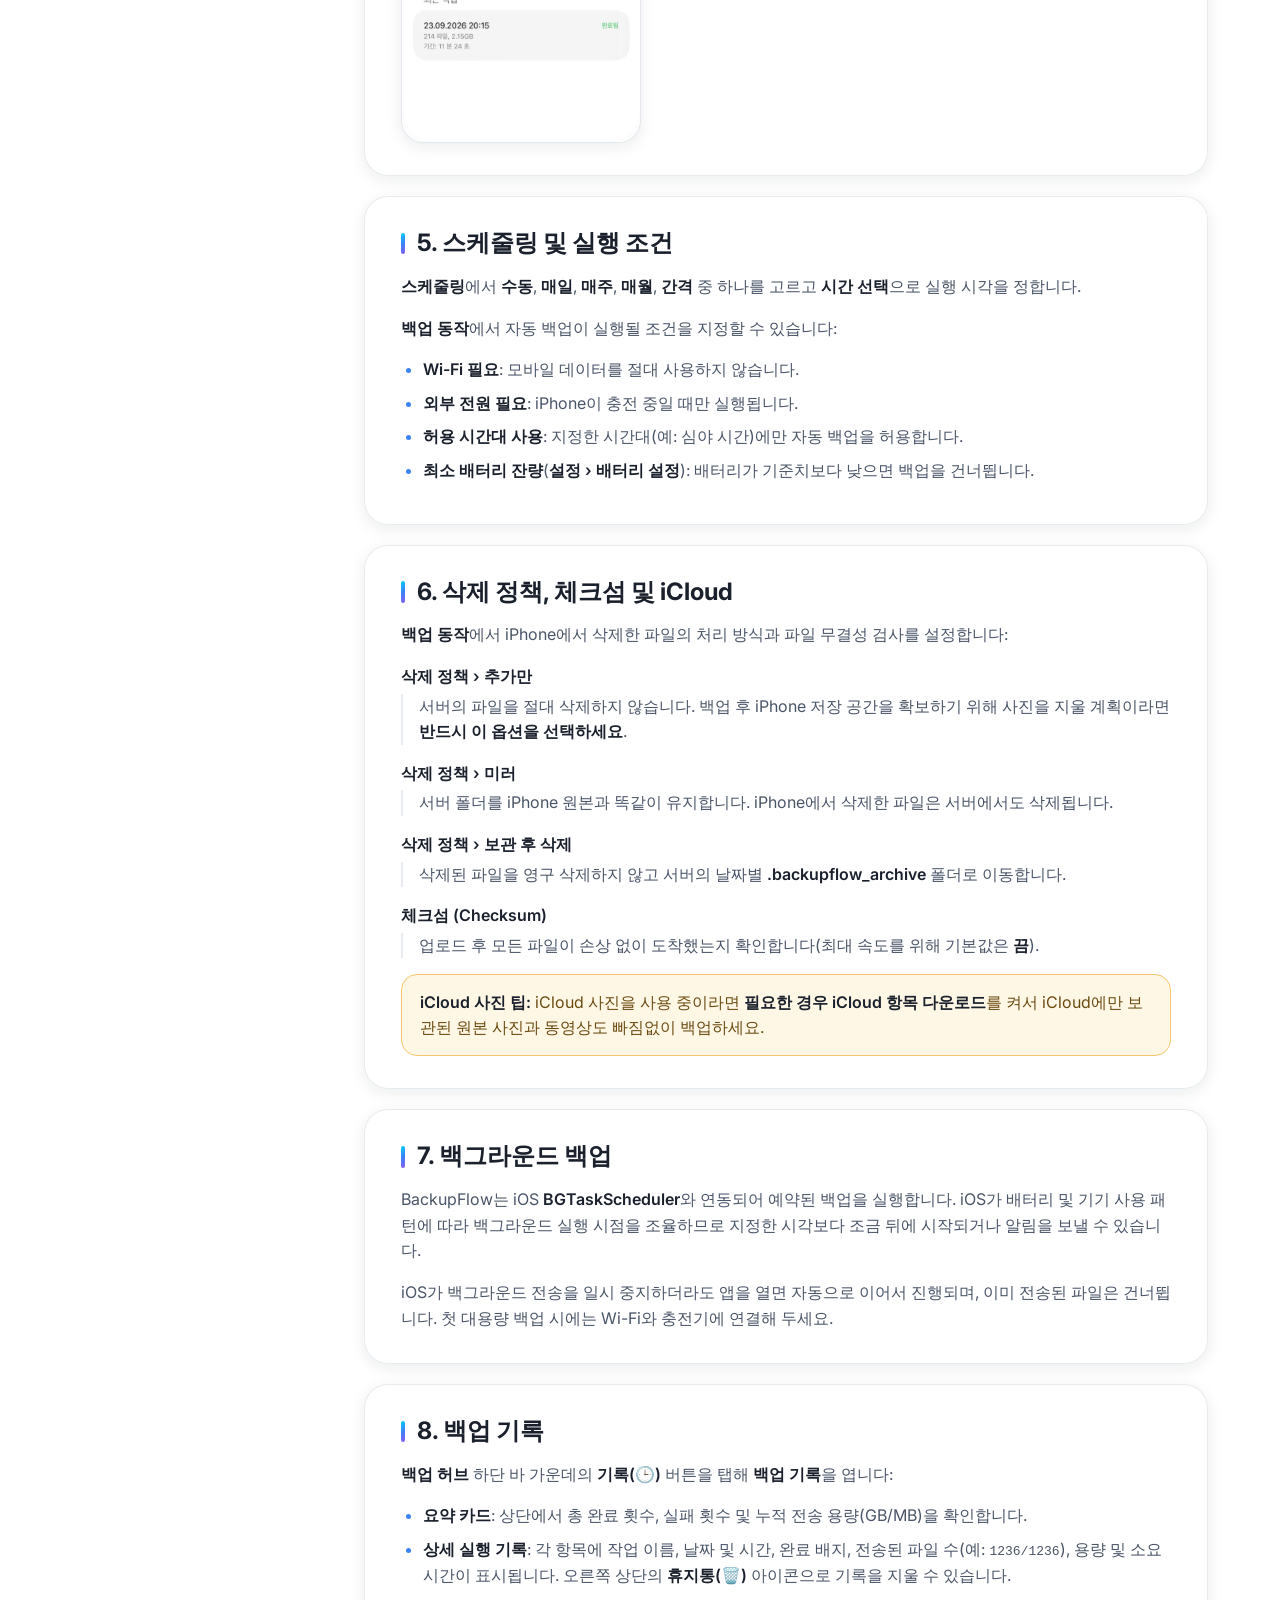
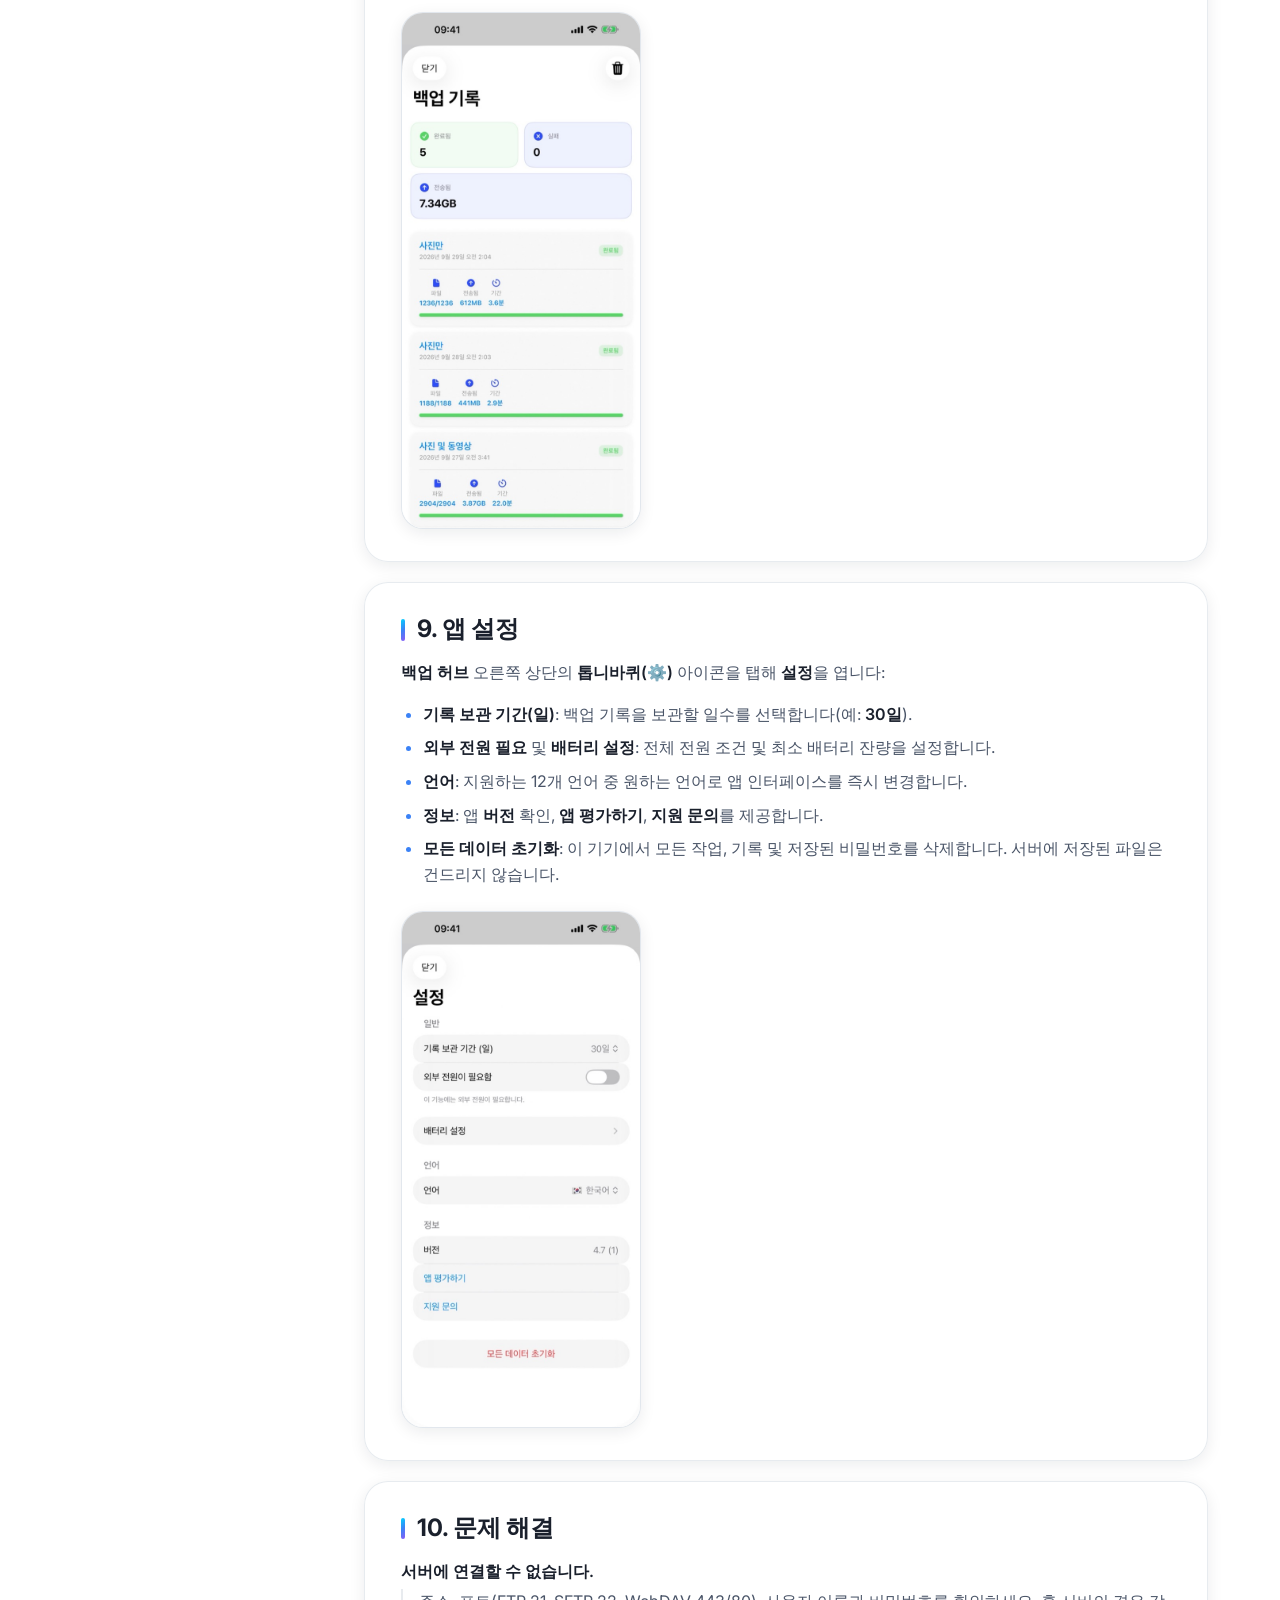
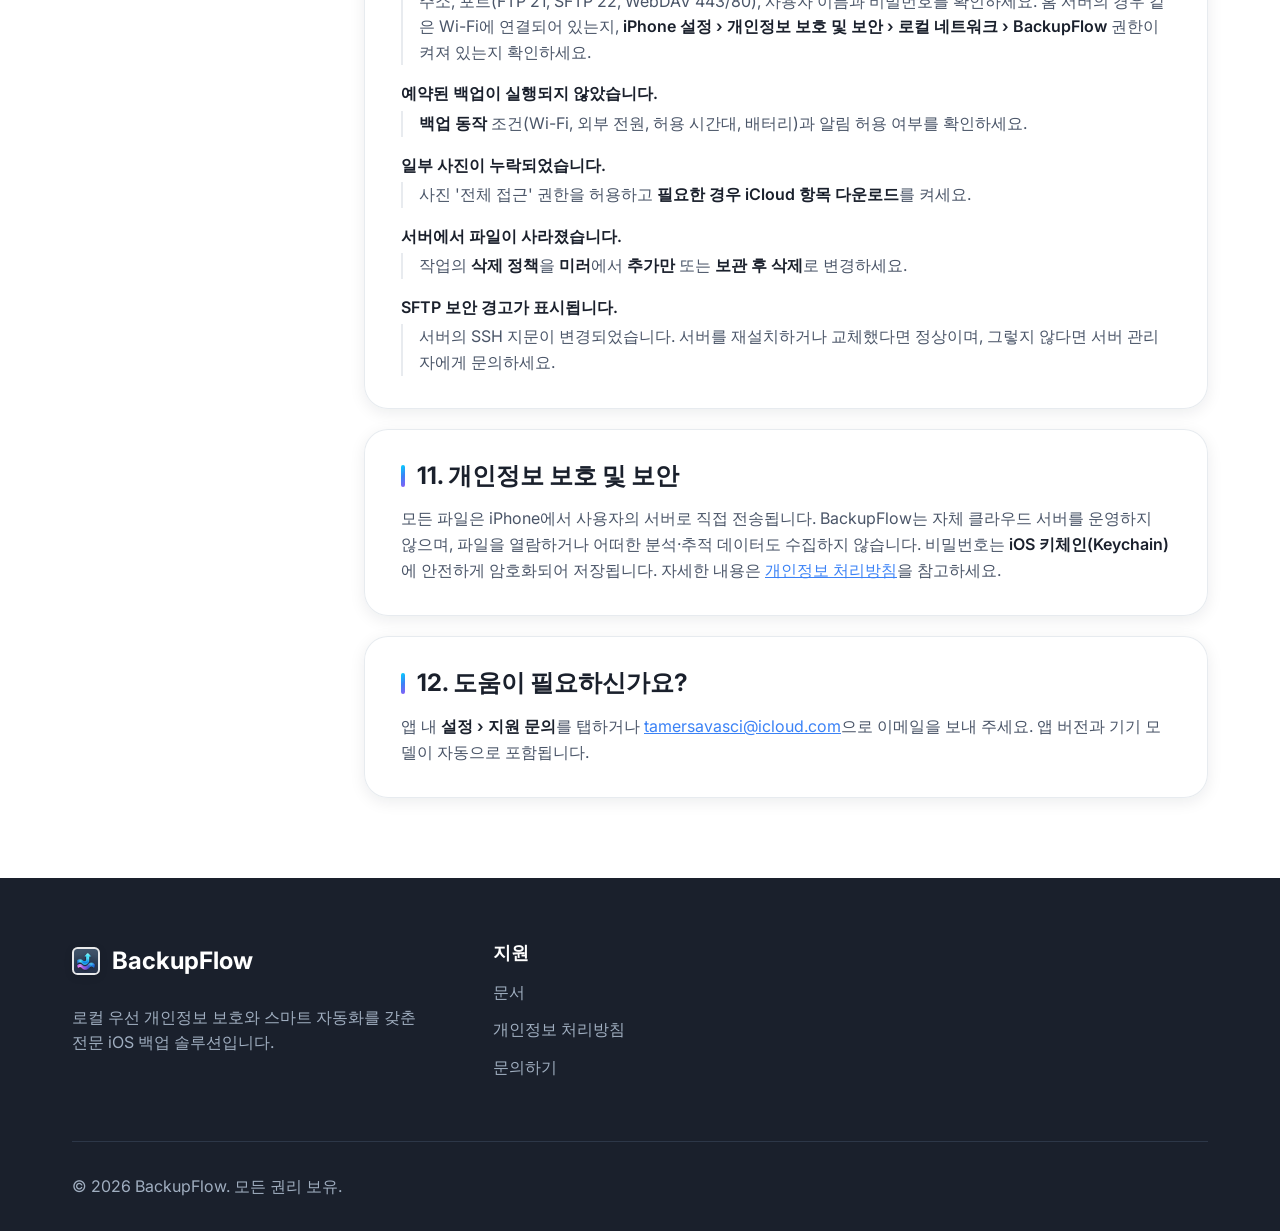
<file: docs/ko/index.html>
<!doctype html>
<html lang="ko" dir="ltr">
    <head>
        <meta charset="UTF-8" />
        <meta name="viewport" content="width=device-width, initial-scale=1.0" />
        <title>BackupFlow 도움말 및 문서</title>
        <meta name="description" content="iOS용 BackupFlow 완벽 가이드: 백업 허브, FTP/SFTP/WebDAV 설정, 사진 보관함 및 파일 백업, 스케줄링, 삭제 정책, 체크섬 확인 및 문제 해결." />
        <meta name="theme-color" content="#3B82F6" />
        <meta name="apple-itunes-app" content="app-id=6753620051" />
        <meta property="og:type" content="article" />
        <meta property="og:title" content="BackupFlow 도움말 및 문서" />
        <meta property="og:description" content="iOS용 BackupFlow 완벽 가이드: 백업 허브, FTP/SFTP/WebDAV 설정, 사진 보관함 및 파일 백업, 스케줄링, 삭제 정책, 체크섬 확인 및 문제 해결." />
        <meta property="og:url" content="https://tsavasci.github.io/BackupFlowWeb/docs/ko/" />
        <meta property="og:image" content="https://tsavasci.github.io/BackupFlowWeb/assets/og-image.jpg" />
        <link rel="canonical" href="https://tsavasci.github.io/BackupFlowWeb/docs/ko/" />
        <link rel="alternate" hreflang="en" href="https://tsavasci.github.io/BackupFlowWeb/docs/en/" />
        <link rel="alternate" hreflang="tr" href="https://tsavasci.github.io/BackupFlowWeb/docs/tr/" />
        <link rel="alternate" hreflang="de" href="https://tsavasci.github.io/BackupFlowWeb/docs/de/" />
        <link rel="alternate" hreflang="fr" href="https://tsavasci.github.io/BackupFlowWeb/docs/fr/" />
        <link rel="alternate" hreflang="es" href="https://tsavasci.github.io/BackupFlowWeb/docs/es/" />
        <link rel="alternate" hreflang="ru" href="https://tsavasci.github.io/BackupFlowWeb/docs/ru/" />
        <link rel="alternate" hreflang="ar" href="https://tsavasci.github.io/BackupFlowWeb/docs/ar/" />
        <link rel="alternate" hreflang="zh" href="https://tsavasci.github.io/BackupFlowWeb/docs/zh/" />
        <link rel="alternate" hreflang="ko" href="https://tsavasci.github.io/BackupFlowWeb/docs/ko/" />
        <link rel="alternate" hreflang="ja" href="https://tsavasci.github.io/BackupFlowWeb/docs/ja/" />
        <link rel="alternate" hreflang="pt" href="https://tsavasci.github.io/BackupFlowWeb/docs/pt/" />
        <link rel="alternate" hreflang="hi" href="https://tsavasci.github.io/BackupFlowWeb/docs/hi/" />
        <link rel="preconnect" href="https://fonts.googleapis.com" />
        <link rel="preconnect" href="https://fonts.gstatic.com" crossorigin />
        <link
            href="https://fonts.googleapis.com/css2?family=Inter:wght@300;400;500;600;700&display=swap"
            rel="stylesheet"
        />
        <link rel="stylesheet" href="../../styles.css" />
        <link rel="stylesheet" href="../docs.css" />
        <link rel="icon" type="image/svg+xml" href="../../favicon.svg" />
    </head>
    <body class="docs-body">
        <a href="#docs-content" class="skip-link">본문으로 건너뛰기</a>
        <nav class="navbar">
            <div class="nav-container">
                <a class="nav-logo" href="../../index.html">
                    <span class="logo-icon">
                        <img src="../../web_logo.png" alt="" class="logo-image" />
                    </span>
                    <span class="logo-text">BackupFlow</span>
                </a>
                <div class="nav-menu" id="nav-menu">
                    <a class="nav-link" href="../../index.html#features">기능</a>
                    <a class="nav-link" href="../../index.html#pricing">가격</a>
                    <a class="nav-link" href="../../index.html#support">지원</a>
                    <div class="lang-switcher" id="lang-switcher">
                        <button
                            type="button"
                            class="lang-toggle"
                            id="lang-toggle"
                            aria-haspopup="listbox"
                            aria-expanded="false"
                            aria-controls="lang-menu"
                        >
                            <span class="lang-flag">🇰🇷</span>
                            <span class="lang-code">KO</span>
                            <svg class="lang-caret" viewBox="0 0 24 24" fill="none" stroke="currentColor" stroke-width="2">
                                <path d="M6 9l6 6 6-6" />
                            </svg>
                        </button>
                        <ul class="lang-menu" id="lang-menu" role="listbox" aria-label="언어">
                            <li role="presentation"><a role="option" class="lang-option" aria-selected="false" href="../en/" hreflang="en" lang="en" data-lang-code="en"><span class="lang-flag">🇬🇧</span><span class="lang-name">English</span></a></li>
                            <li role="presentation"><a role="option" class="lang-option" aria-selected="false" href="../tr/" hreflang="tr" lang="tr" data-lang-code="tr"><span class="lang-flag">🇹🇷</span><span class="lang-name">Türkçe</span></a></li>
                            <li role="presentation"><a role="option" class="lang-option" aria-selected="false" href="../de/" hreflang="de" lang="de" data-lang-code="de"><span class="lang-flag">🇩🇪</span><span class="lang-name">Deutsch</span></a></li>
                            <li role="presentation"><a role="option" class="lang-option" aria-selected="false" href="../fr/" hreflang="fr" lang="fr" data-lang-code="fr"><span class="lang-flag">🇫🇷</span><span class="lang-name">Français</span></a></li>
                            <li role="presentation"><a role="option" class="lang-option" aria-selected="false" href="../es/" hreflang="es" lang="es" data-lang-code="es"><span class="lang-flag">🇪🇸</span><span class="lang-name">Español</span></a></li>
                            <li role="presentation"><a role="option" class="lang-option" aria-selected="false" href="../ru/" hreflang="ru" lang="ru" data-lang-code="ru"><span class="lang-flag">🇷🇺</span><span class="lang-name">Русский</span></a></li>
                            <li role="presentation"><a role="option" class="lang-option" aria-selected="false" href="../ar/" hreflang="ar" lang="ar" data-lang-code="ar"><span class="lang-flag">🇸🇦</span><span class="lang-name">العربية</span></a></li>
                            <li role="presentation"><a role="option" class="lang-option" aria-selected="false" href="../zh/" hreflang="zh" lang="zh" data-lang-code="zh"><span class="lang-flag">🇨🇳</span><span class="lang-name">简体中文</span></a></li>
                            <li role="presentation"><a role="option" class="lang-option active" aria-selected="true" href="../ko/" hreflang="ko" lang="ko" data-lang-code="ko"><span class="lang-flag">🇰🇷</span><span class="lang-name">한국어</span></a></li>
                            <li role="presentation"><a role="option" class="lang-option" aria-selected="false" href="../ja/" hreflang="ja" lang="ja" data-lang-code="ja"><span class="lang-flag">🇯🇵</span><span class="lang-name">日本語</span></a></li>
                            <li role="presentation"><a role="option" class="lang-option" aria-selected="false" href="../pt/" hreflang="pt" lang="pt" data-lang-code="pt"><span class="lang-flag">🇵🇹</span><span class="lang-name">Português</span></a></li>
                            <li role="presentation"><a role="option" class="lang-option" aria-selected="false" href="../hi/" hreflang="hi" lang="hi" data-lang-code="hi"><span class="lang-flag">🇮🇳</span><span class="lang-name">हिन्दी</span></a></li>
                        </ul>
                    </div>
                    <a class="nav-link download-btn" href="https://apps.apple.com/app/backupflow/id6753620051" target="_blank" rel="noopener noreferrer">다운로드</a>
                </div>
                <button
                    type="button"
                    class="nav-toggle"
                    aria-label="내비게이션 전환"
                    aria-controls="nav-menu"
                    aria-expanded="false"
                >
                    <span></span>
                    <span></span>
                    <span></span>
                </button>
            </div>
        </nav>

        <main id="docs-content" class="docs-page">
            <div class="container">
                <header class="docs-hero">
                    <h1>BackupFlow 도움말</h1>
                    <p class="docs-lead">BackupFlow는 iPhone의 사진, 동영상, 파일을 FTP, SFTP 또는 WebDAV를 통해 내 서버(NAS, 홈 서버, 개인 클라우드)로 직접 백업합니다. 구독도, 타사 클라우드도 필요 없습니다.</p>
                </header>

                <div class="docs-layout">
                    <aside class="docs-toc" aria-labelledby="docs-toc-title">
                        <p class="docs-toc-title" id="docs-toc-title">이 페이지에서</p>
                        <ol>
                        <li><a href="#what-you-need">1. 준비할 것</a></li>
                        <li><a href="#backup-hub">2. 백업 허브 둘러보기</a></li>
                        <li><a href="#first-backup">3. 새 백업 만들기</a></li>
                        <li><a href="#task-details">4. 작업 상세 및 관리</a></li>
                        <li><a href="#automatic-backups">5. 스케줄링 및 실행 조건</a></li>
                        <li><a href="#deleted-files">6. 삭제 정책, 체크섬 및 iCloud</a></li>
                        <li><a href="#background">7. 백그라운드 백업</a></li>
                        <li><a href="#history">8. 백업 기록</a></li>
                        <li><a href="#settings">9. 앱 설정</a></li>
                        <li><a href="#troubleshooting">10. 문제 해결</a></li>
                        <li><a href="#privacy">11. 개인정보 보호 및 보안</a></li>
                        <li><a href="#help">12. 도움이 필요하신가요?</a></li>
                        </ol>
                    </aside>

                    <article class="docs-content">
                    <section id="what-you-need" class="docs-section">
                        <h2>1. 준비할 것</h2>
                        <ul>
                        <li><b>호환 서버</b>: <b>FTP</b>, <b>SFTP(SSH)</b> 또는 <b>WebDAV(HTTP/HTTPS)</b>를 지원하는 NAS(Synology, QNAP, TrueNAS, Unraid), 홈 서버 또는 개인 클라우드(Nextcloud, ownCloud, WebDAV).</li>
                        <li><b>접속 정보</b>: 서버 주소, 포트 번호(기본값: FTP <b>21</b>, SFTP <b>22</b>, WebDAV <b>443</b>/<b>80</b>), <b>사용자 이름</b> 및 <b>비밀번호</b>(FTP는 익명 로그인 지원).</li>
                        <li><b>iOS 권한</b>: <b>사진</b> 전체 접근 권한, 홈 네트워크 서버 연결을 위한 <b>로컬 네트워크</b> 권한, <b>알림</b> 권한.</li>
                        </ul>
                    </section>

                    <section id="backup-hub" class="docs-section">
                        <h2>2. 백업 허브 둘러보기</h2>
                        <p>앱을 열면 <b>백업 허브</b>에서 전체 백업 상태를 한눈에 확인할 수 있습니다:</p>
                        <ul>
                        <li><b>상태 배너</b>: 마지막 동기화 시각, 다음 작업 예정 시각, 현재 보호 상태, 활성 서버 주소 및 즉시 백업을 시작하는 초록색 <b>실행(▶)</b> 버튼을 표시합니다.</li>
                        <li><b>백업 상태(Health)</b>: 성공률(퍼센트 및 실행 횟수), 연속 실패 횟수, 마지막 성공 일시 및 평균 소요 시간을 보여줍니다.</li>
                        <li><b>저장된 서버</b>: 설정된 모든 <b>FTP</b>, <b>SFTP</b>, <b>WebDAV</b> 작업 카드를 보여주며, 빠른 <b>편집(✏️)</b> 및 <b>삭제(🗑️)</b> 아이콘을 제공합니다. 카드를 탭하면 <b>작업 상세</b> 화면이 열립니다.</li>
                        <li><b>하단 바 및 설정</b>: 화면 하단의 버튼 3개로 <b>동기화/실행(🔄)</b>, <b>백업 기록(🕒)</b> 열기, <b>새 백업(+)</b> 만들기를 실행할 수 있습니다. 오른쪽 상단의 <b>톱니바퀴(⚙️)</b> 아이콘은 <b>설정</b>을 엽니다.</li>
                        </ul>
                        <div class="docs-screens">
                            <figure class="docs-screen-card"><img src="../../assets/screens/ko/1.jpg" width="300" height="649" loading="lazy" decoding="async" alt="2. 백업 허브 둘러보기" /></figure>
                        </div>
                    </section>

                    <section id="first-backup" class="docs-section">
                        <h2>3. 새 백업 만들기</h2>
                        <p><b>백업 허브</b> 하단의 <b>+</b> 버튼(또는 <b>저장된 서버</b> 옆의 <b>추가</b>)을 탭해 <b>새 백업</b> 화면을 엽니다:</p>
                        <ol>
                        <li><b>원본</b>: <b>사진 보관함</b>(사진만, 동영상만, 또는 사진 및 동영상)을 선택하거나 <b>폴더 선택</b>을 탭해 iOS <b>파일</b> 앱의 폴더를 선택합니다.</li>
                        <li><b>대상 유형</b>: <b>FTP</b>, <b>SFTP</b> 또는 <b>WebDAV</b>를 선택합니다. 서버 주소, 포트, <b>사용자 이름</b>, <b>비밀번호</b> 및 원격 경로(예: <code>/remote.php/dav/files/</code>)를 입력합니다. <b>연결 테스트</b>로 확인한 뒤 <b>원격 폴더 찾아보기</b>로 대상 폴더를 지정할 수 있습니다.</li>
                        <li><b>스케줄링</b>: <b>수동</b>, <b>매일</b>, <b>매주</b>, <b>매월</b> 또는 <b>간격</b> 중에서 선택하고 <b>시간 선택</b>에서 실행 시각을 지정합니다.</li>
                        <li><b>백업 동작</b>: <b>삭제 정책</b>, <b>체크섬</b> 및 실행 조건을 설정한 뒤 작업을 저장합니다.</li>
                        </ol>
                        <p>첫 전체 백업이 완료된 후에는 새로 추가되거나 변경된 파일만 전송하므로 다음 백업이 훨씬 빠릅니다.</p>
                        <div class="docs-screens docs-screens-pair">
                            <figure class="docs-screen-card"><img src="../../assets/screens/ko/6.jpg" width="300" height="649" loading="lazy" decoding="async" alt="3. 새 백업 만들기" /></figure>
                            <figure class="docs-screen-card"><img src="../../assets/screens/ko/9.jpg" width="300" height="649" loading="lazy" decoding="async" alt="3. 새 백업 만들기" /></figure>
                        </div>
                    </section>

                    <section id="task-details" class="docs-section">
                        <h2>4. 작업 상세 및 관리</h2>
                        <p><b>저장된 서버</b>에서 카드를 탭하면 <b>작업 상세</b> 화면이 열립니다:</p>
                        <ul>
                        <li><b>일반</b>: 원본, 현재 상태(예: 준비됨), 스케줄, <b>삭제 정책</b> 및 <b>체크섬</b> 설정을 확인합니다.</li>
                        <li><b>서버</b>: 서버 주소, 포트, 사용자 계정을 확인합니다.</li>
                        <li><b>최근 백업</b>: 해당 작업의 최근 실행 기록(날짜, 완료 여부, 파일 수, 용량, 소요 시간)을 보여줍니다.</li>
                        <li>왼쪽 상단의 <b>편집</b>을 탭해 언제든 설정을 수정할 수 있습니다.</li>
                        </ul>
                        <div class="docs-screens">
                            <figure class="docs-screen-card"><img src="../../assets/screens/ko/5.jpg" width="300" height="649" loading="lazy" decoding="async" alt="4. 작업 상세 및 관리" /></figure>
                        </div>
                    </section>

                    <section id="automatic-backups" class="docs-section">
                        <h2>5. 스케줄링 및 실행 조건</h2>
                        <p><b>스케줄링</b>에서 <b>수동</b>, <b>매일</b>, <b>매주</b>, <b>매월</b>, <b>간격</b> 중 하나를 고르고 <b>시간 선택</b>으로 실행 시각을 정합니다.</p>
                        <p><b>백업 동작</b>에서 자동 백업이 실행될 조건을 지정할 수 있습니다:</p>
                        <ul>
                        <li><b>Wi-Fi 필요</b>: 모바일 데이터를 절대 사용하지 않습니다.</li>
                        <li><b>외부 전원 필요</b>: iPhone이 충전 중일 때만 실행됩니다.</li>
                        <li><b>허용 시간대 사용</b>: 지정한 시간대(예: 심야 시간)에만 자동 백업을 허용합니다.</li>
                        <li><b>최소 배터리 잔량</b>(<b>설정 › 배터리 설정</b>): 배터리가 기준치보다 낮으면 백업을 건너뜁니다.</li>
                        </ul>
                    </section>

                    <section id="deleted-files" class="docs-section">
                        <h2>6. 삭제 정책, 체크섬 및 iCloud</h2>
                        <p><b>백업 동작</b>에서 iPhone에서 삭제한 파일의 처리 방식과 파일 무결성 검사를 설정합니다:</p>
                        <dl>
                        <dt>삭제 정책 › 추가만</dt>
                        <dd>서버의 파일을 절대 삭제하지 않습니다. 백업 후 iPhone 저장 공간을 확보하기 위해 사진을 지울 계획이라면 <b>반드시 이 옵션을 선택하세요</b>.</dd>
                        <dt>삭제 정책 › 미러</dt>
                        <dd>서버 폴더를 iPhone 원본과 똑같이 유지합니다. iPhone에서 삭제한 파일은 서버에서도 삭제됩니다.</dd>
                        <dt>삭제 정책 › 보관 후 삭제</dt>
                        <dd>삭제된 파일을 영구 삭제하지 않고 서버의 날짜별 <b>.backupflow_archive</b> 폴더로 이동합니다.</dd>
                        <dt>체크섬 (Checksum)</dt>
                        <dd>업로드 후 모든 파일이 손상 없이 도착했는지 확인합니다(최대 속도를 위해 기본값은 <b>끔</b>).</dd>
                        </dl>
                        <p class="note"><b>iCloud 사진 팁:</b> iCloud 사진을 사용 중이라면 <b>필요한 경우 iCloud 항목 다운로드</b>를 켜서 iCloud에만 보관된 원본 사진과 동영상도 빠짐없이 백업하세요.</p>
                    </section>

                    <section id="background" class="docs-section">
                        <h2>7. 백그라운드 백업</h2>
                        <p>BackupFlow는 iOS <b>BGTaskScheduler</b>와 연동되어 예약된 백업을 실행합니다. iOS가 배터리 및 기기 사용 패턴에 따라 백그라운드 실행 시점을 조율하므로 지정한 시각보다 조금 뒤에 시작되거나 알림을 보낼 수 있습니다.</p>
                        <p>iOS가 백그라운드 전송을 일시 중지하더라도 앱을 열면 자동으로 이어서 진행되며, 이미 전송된 파일은 건너뜁니다. 첫 대용량 백업 시에는 Wi-Fi와 충전기에 연결해 두세요.</p>
                    </section>

                    <section id="history" class="docs-section">
                        <h2>8. 백업 기록</h2>
                        <p><b>백업 허브</b> 하단 바 가운데의 <b>기록(🕒)</b> 버튼을 탭해 <b>백업 기록</b>을 엽니다:</p>
                        <ul>
                        <li><b>요약 카드</b>: 상단에서 총 완료 횟수, 실패 횟수 및 누적 전송 용량(GB/MB)을 확인합니다.</li>
                        <li><b>상세 실행 기록</b>: 각 항목에 작업 이름, 날짜 및 시간, 완료 배지, 전송된 파일 수(예: <code>1236/1236</code>), 용량 및 소요 시간이 표시됩니다. 오른쪽 상단의 <b>휴지통(🗑️)</b> 아이콘으로 기록을 지울 수 있습니다.</li>
                        </ul>
                        <div class="docs-screens">
                            <figure class="docs-screen-card"><img src="../../assets/screens/ko/3.jpg" width="300" height="649" loading="lazy" decoding="async" alt="8. 백업 기록" /></figure>
                        </div>
                    </section>

                    <section id="settings" class="docs-section">
                        <h2>9. 앱 설정</h2>
                        <p><b>백업 허브</b> 오른쪽 상단의 <b>톱니바퀴(⚙️)</b> 아이콘을 탭해 <b>설정</b>을 엽니다:</p>
                        <ul>
                        <li><b>기록 보관 기간(일)</b>: 백업 기록을 보관할 일수를 선택합니다(예: <b>30일</b>).</li>
                        <li><b>외부 전원 필요</b> 및 <b>배터리 설정</b>: 전체 전원 조건 및 최소 배터리 잔량을 설정합니다.</li>
                        <li><b>언어</b>: 지원하는 12개 언어 중 원하는 언어로 앱 인터페이스를 즉시 변경합니다.</li>
                        <li><b>정보</b>: 앱 <b>버전</b> 확인, <b>앱 평가하기</b>, <b>지원 문의</b>를 제공합니다.</li>
                        <li><b>모든 데이터 초기화</b>: 이 기기에서 모든 작업, 기록 및 저장된 비밀번호를 삭제합니다. 서버에 저장된 파일은 건드리지 않습니다.</li>
                        </ul>
                        <div class="docs-screens">
                            <figure class="docs-screen-card"><img src="../../assets/screens/ko/10.jpg" width="300" height="649" loading="lazy" decoding="async" alt="9. 앱 설정" /></figure>
                        </div>
                    </section>

                    <section id="troubleshooting" class="docs-section">
                        <h2>10. 문제 해결</h2>
                        <dl>
                        <dt>서버에 연결할 수 없습니다.</dt>
                        <dd>주소, 포트(FTP 21, SFTP 22, WebDAV 443/80), 사용자 이름과 비밀번호를 확인하세요. 홈 서버의 경우 같은 Wi-Fi에 연결되어 있는지, <b>iPhone 설정 › 개인정보 보호 및 보안 › 로컬 네트워크 › BackupFlow</b> 권한이 켜져 있는지 확인하세요.</dd>
                        <dt>예약된 백업이 실행되지 않았습니다.</dt>
                        <dd><b>백업 동작</b> 조건(Wi-Fi, 외부 전원, 허용 시간대, 배터리)과 알림 허용 여부를 확인하세요.</dd>
                        <dt>일부 사진이 누락되었습니다.</dt>
                        <dd>사진 '전체 접근' 권한을 허용하고 <b>필요한 경우 iCloud 항목 다운로드</b>를 켜세요.</dd>
                        <dt>서버에서 파일이 사라졌습니다.</dt>
                        <dd>작업의 <b>삭제 정책</b>을 <b>미러</b>에서 <b>추가만</b> 또는 <b>보관 후 삭제</b>로 변경하세요.</dd>
                        <dt>SFTP 보안 경고가 표시됩니다.</dt>
                        <dd>서버의 SSH 지문이 변경되었습니다. 서버를 재설치하거나 교체했다면 정상이며, 그렇지 않다면 서버 관리자에게 문의하세요.</dd>
                        </dl>
                    </section>

                    <section id="privacy" class="docs-section">
                        <h2>11. 개인정보 보호 및 보안</h2>
                        <p>모든 파일은 iPhone에서 사용자의 서버로 직접 전송됩니다. BackupFlow는 자체 클라우드 서버를 운영하지 않으며, 파일을 열람하거나 어떠한 분석·추적 데이터도 수집하지 않습니다. 비밀번호는 <b>iOS 키체인(Keychain)</b>에 안전하게 암호화되어 저장됩니다. 자세한 내용은 <a href="../../privacy-policy.html">개인정보 처리방침</a>을 참고하세요.</p>
                    </section>

                    <section id="help" class="docs-section">
                        <h2>12. 도움이 필요하신가요?</h2>
                        <p>앱 내 <b>설정 › 지원 문의</b>를 탭하거나 <a href="mailto:tamersavasci@icloud.com">tamersavasci@icloud.com</a>으로 이메일을 보내 주세요. 앱 버전과 기기 모델이 자동으로 포함됩니다.</p>
                    </section>
                    </article>
                </div>
            </div>
        </main>

        <footer class="footer">
            <div class="container">
                <div class="footer-content">
                    <div class="footer-brand">
                        <div class="footer-logo">
                            <div class="logo-icon">
                                <img src="../../web_logo.png" alt="" class="logo-image" />
                            </div>
                            <span class="logo-text">BackupFlow</span>
                        </div>
                        <p class="footer-description">로컬 우선 개인정보 보호와 스마트 자동화를 갖춘 전문 iOS 백업 솔루션입니다.</p>
                    </div>
                    <div class="footer-links">
                        <div class="footer-column">
                            <h4>지원</h4>
                            <a href="./">문서</a>
                            <a href="../../privacy-policy.html?lang=ko">개인정보 처리방침</a>
                            <a href="mailto:tamersavasci@icloud.com">문의하기</a>
                        </div>
                    </div>
                </div>
                <div class="footer-bottom">
                    <p>&copy; 2026 BackupFlow. 모든 권리 보유.</p>
                </div>
            </div>
        </footer>

        <script src="../docs.js"></script>
    </body>
</html>
</file>
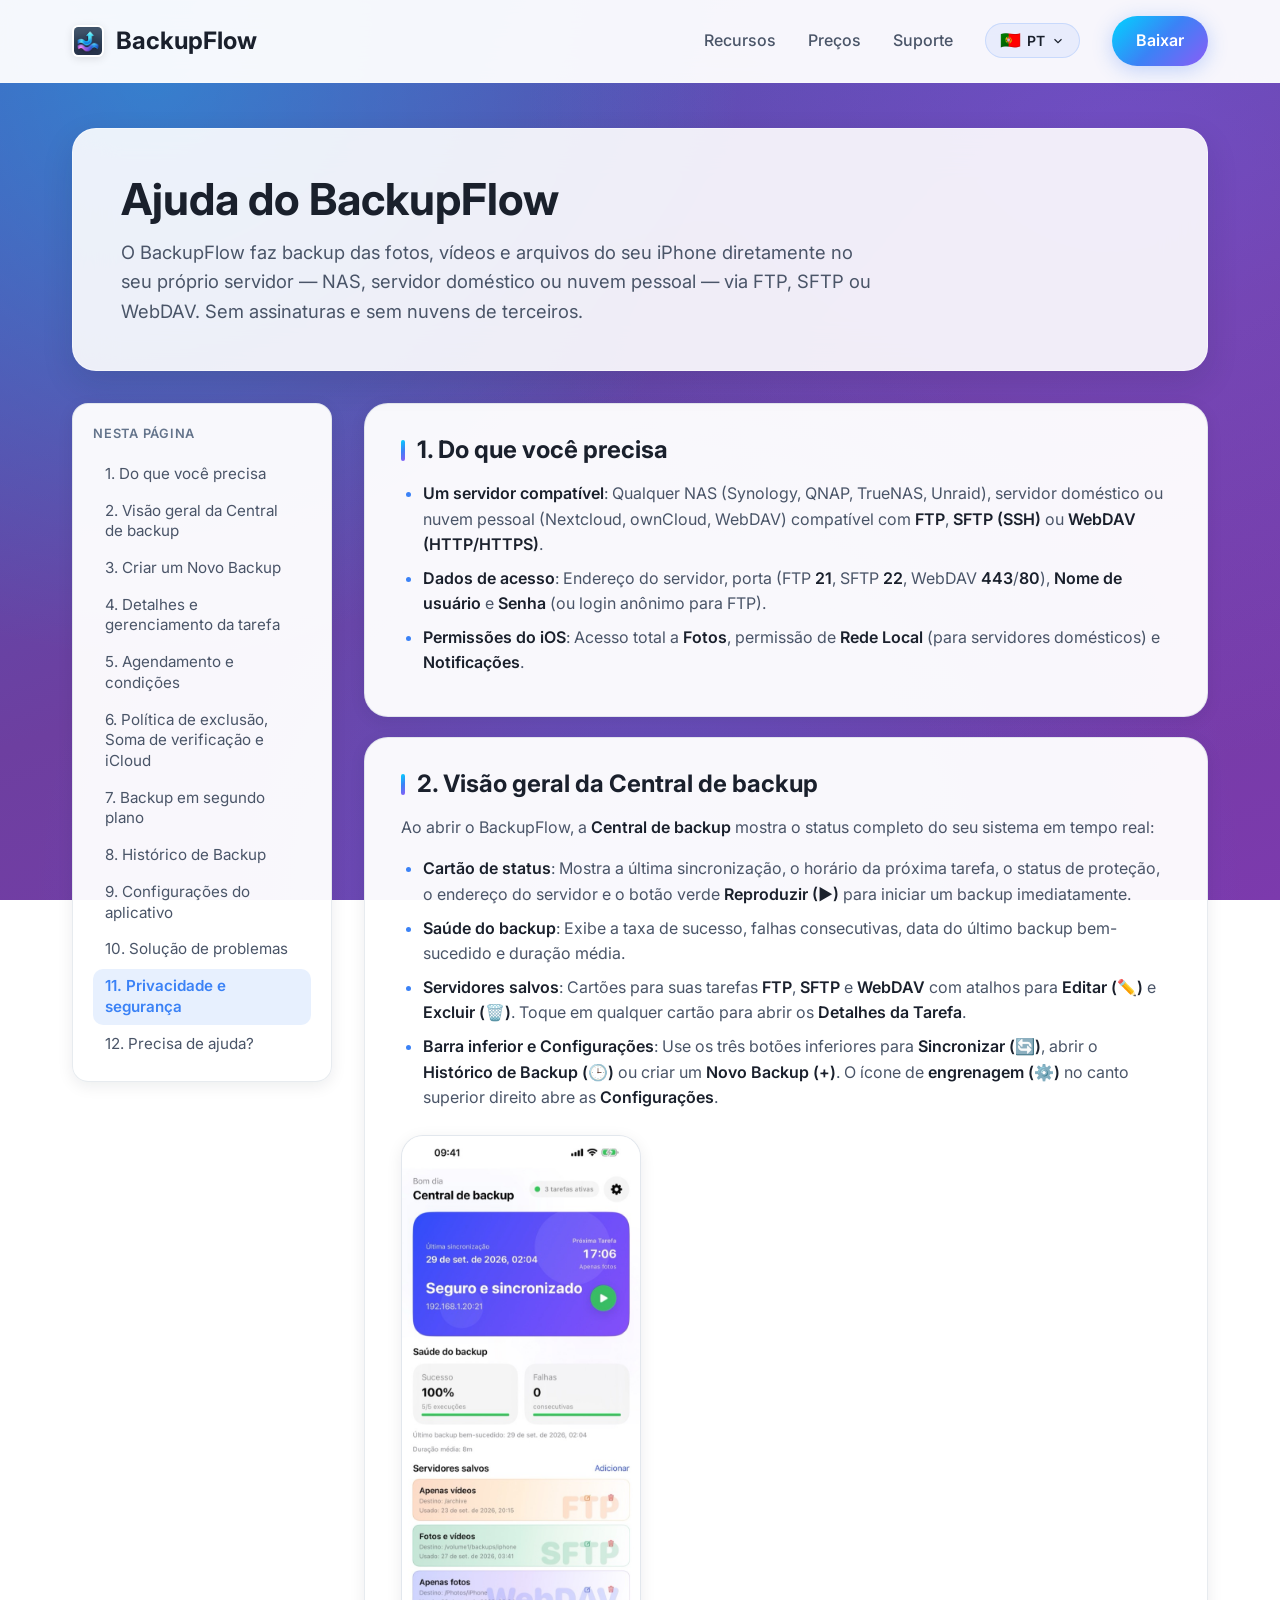
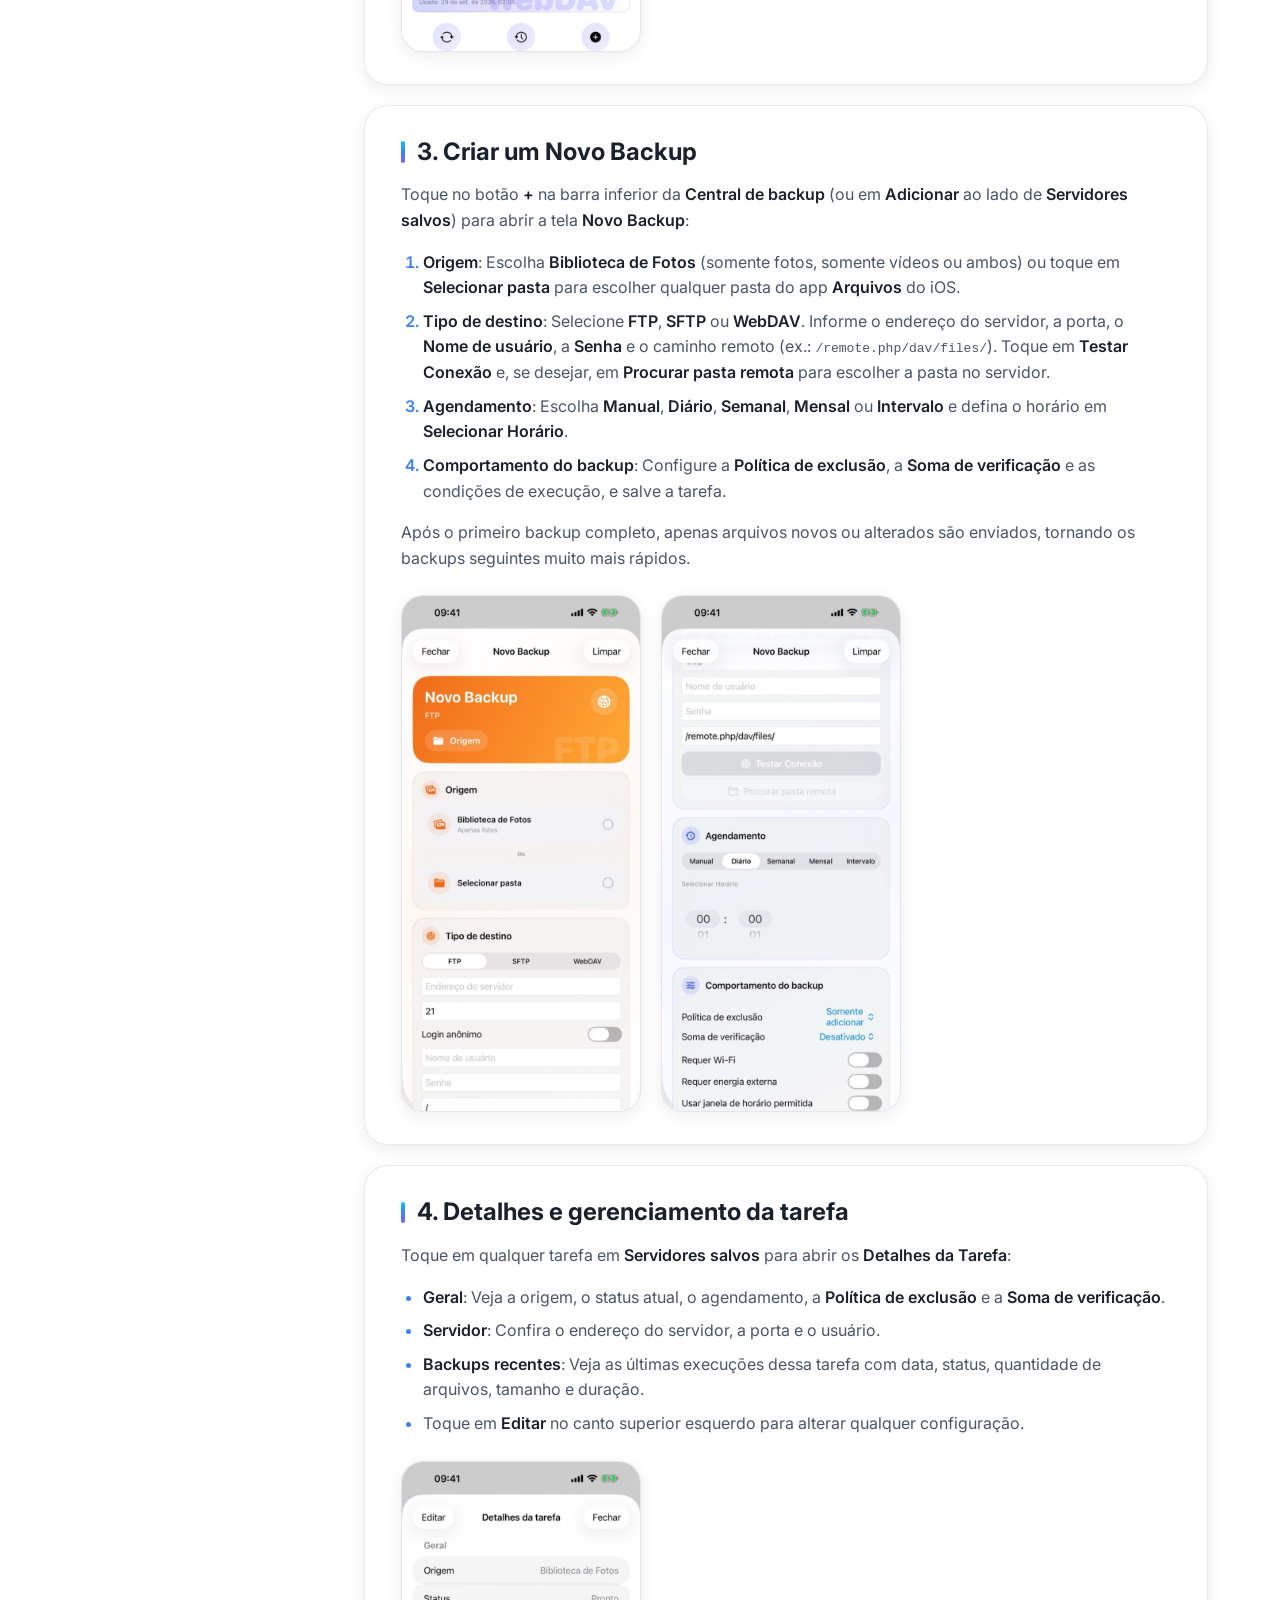
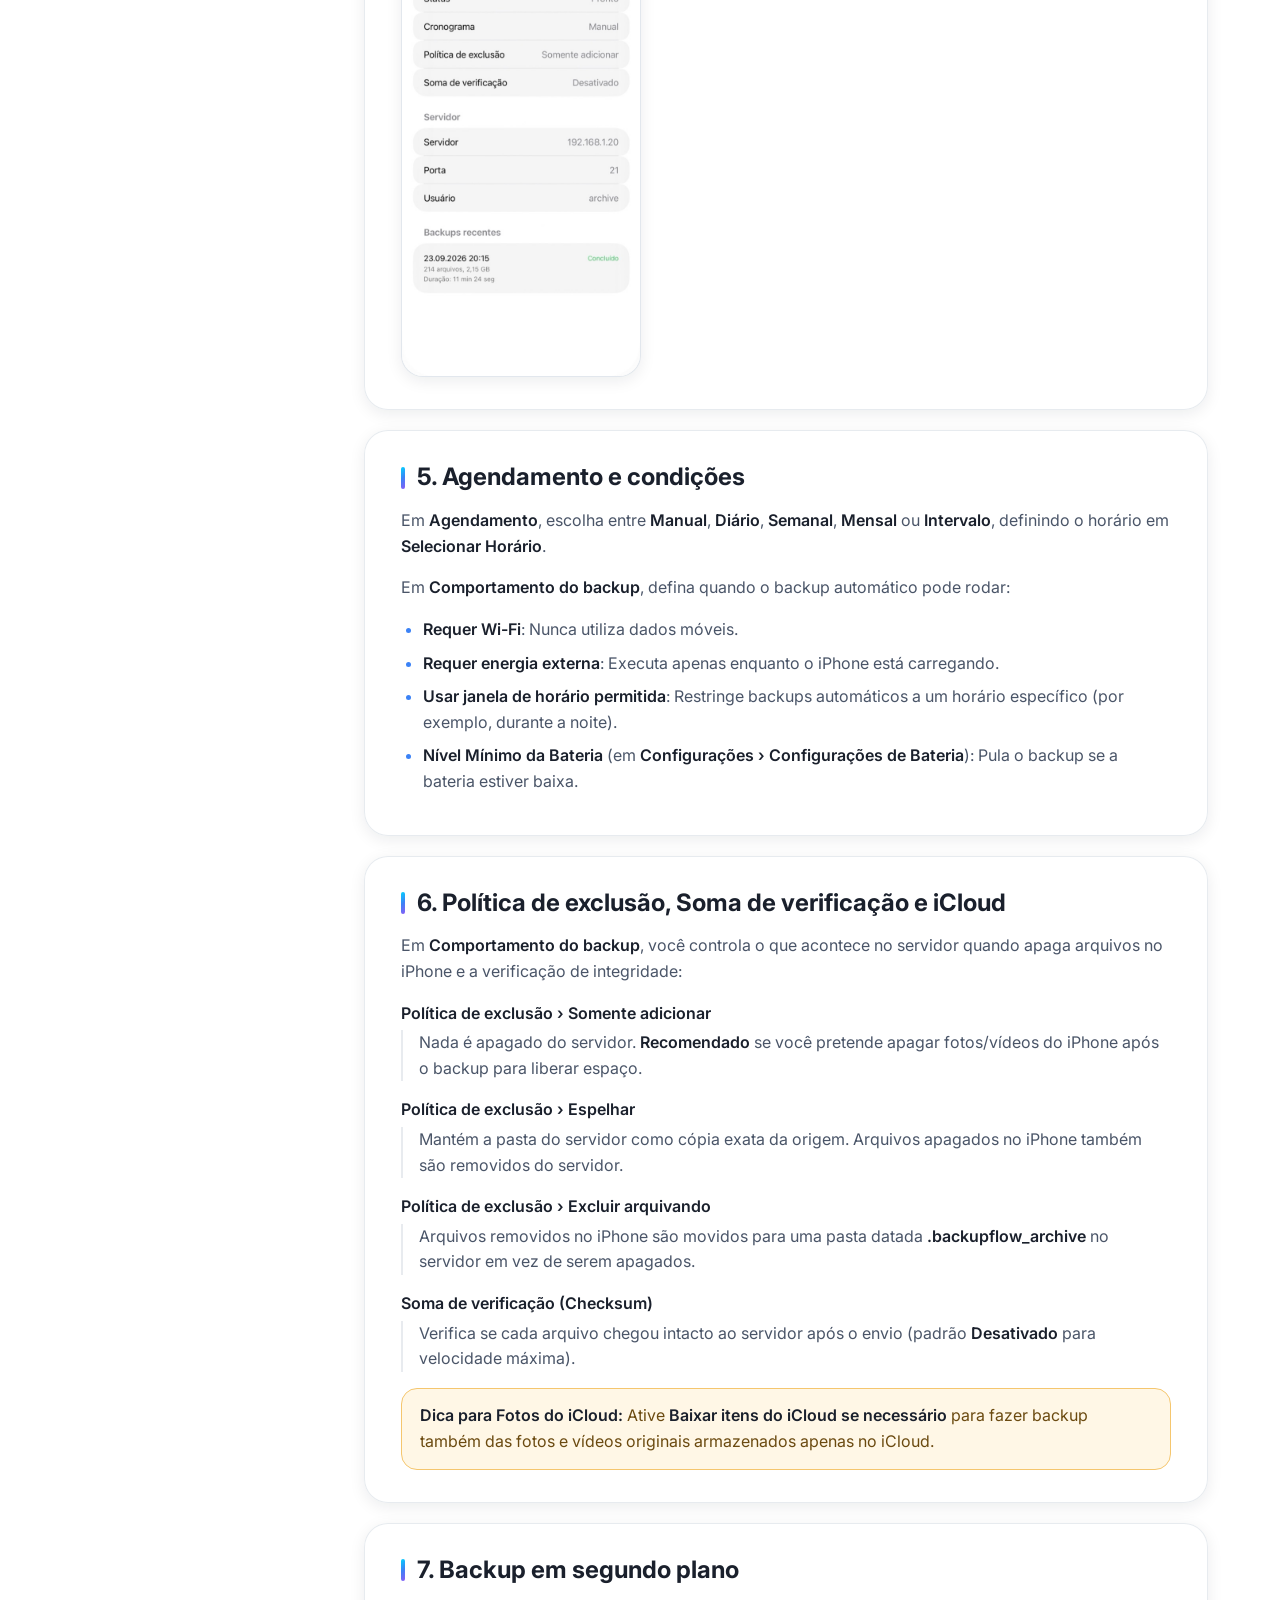
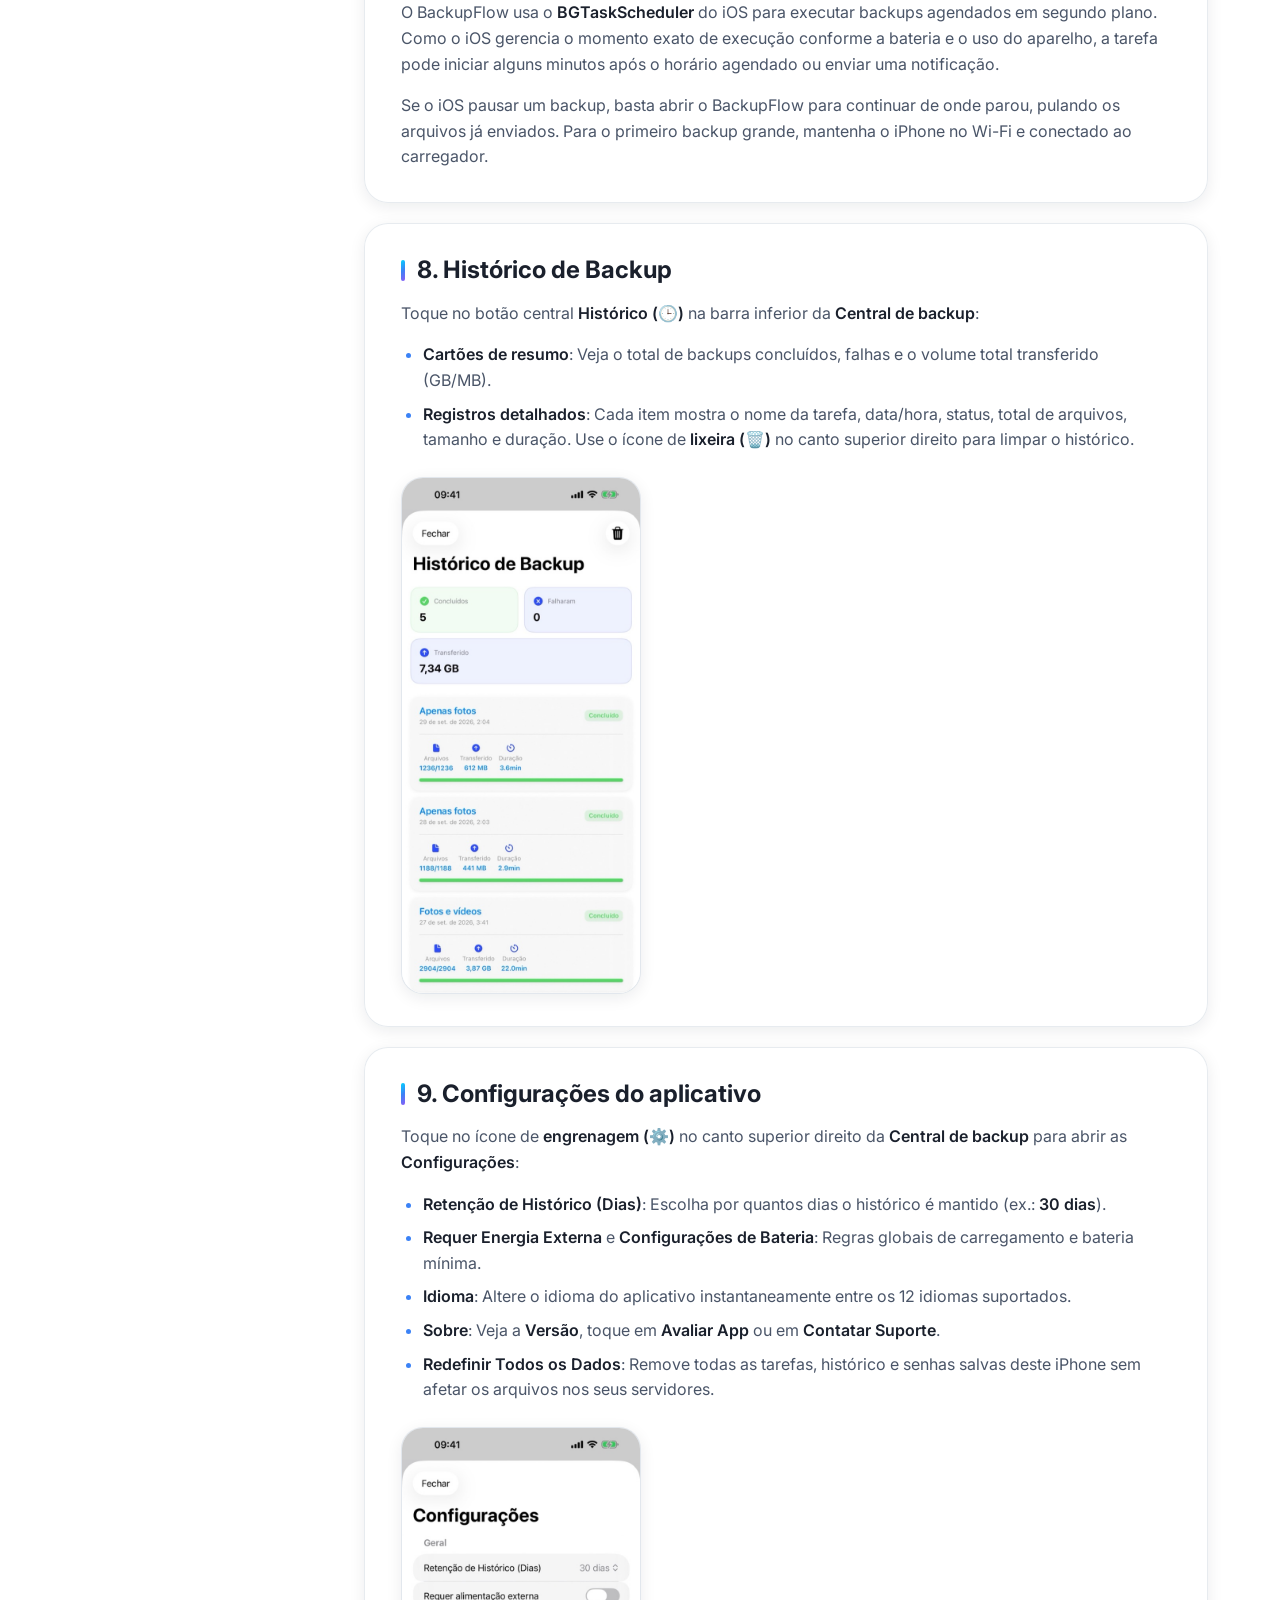
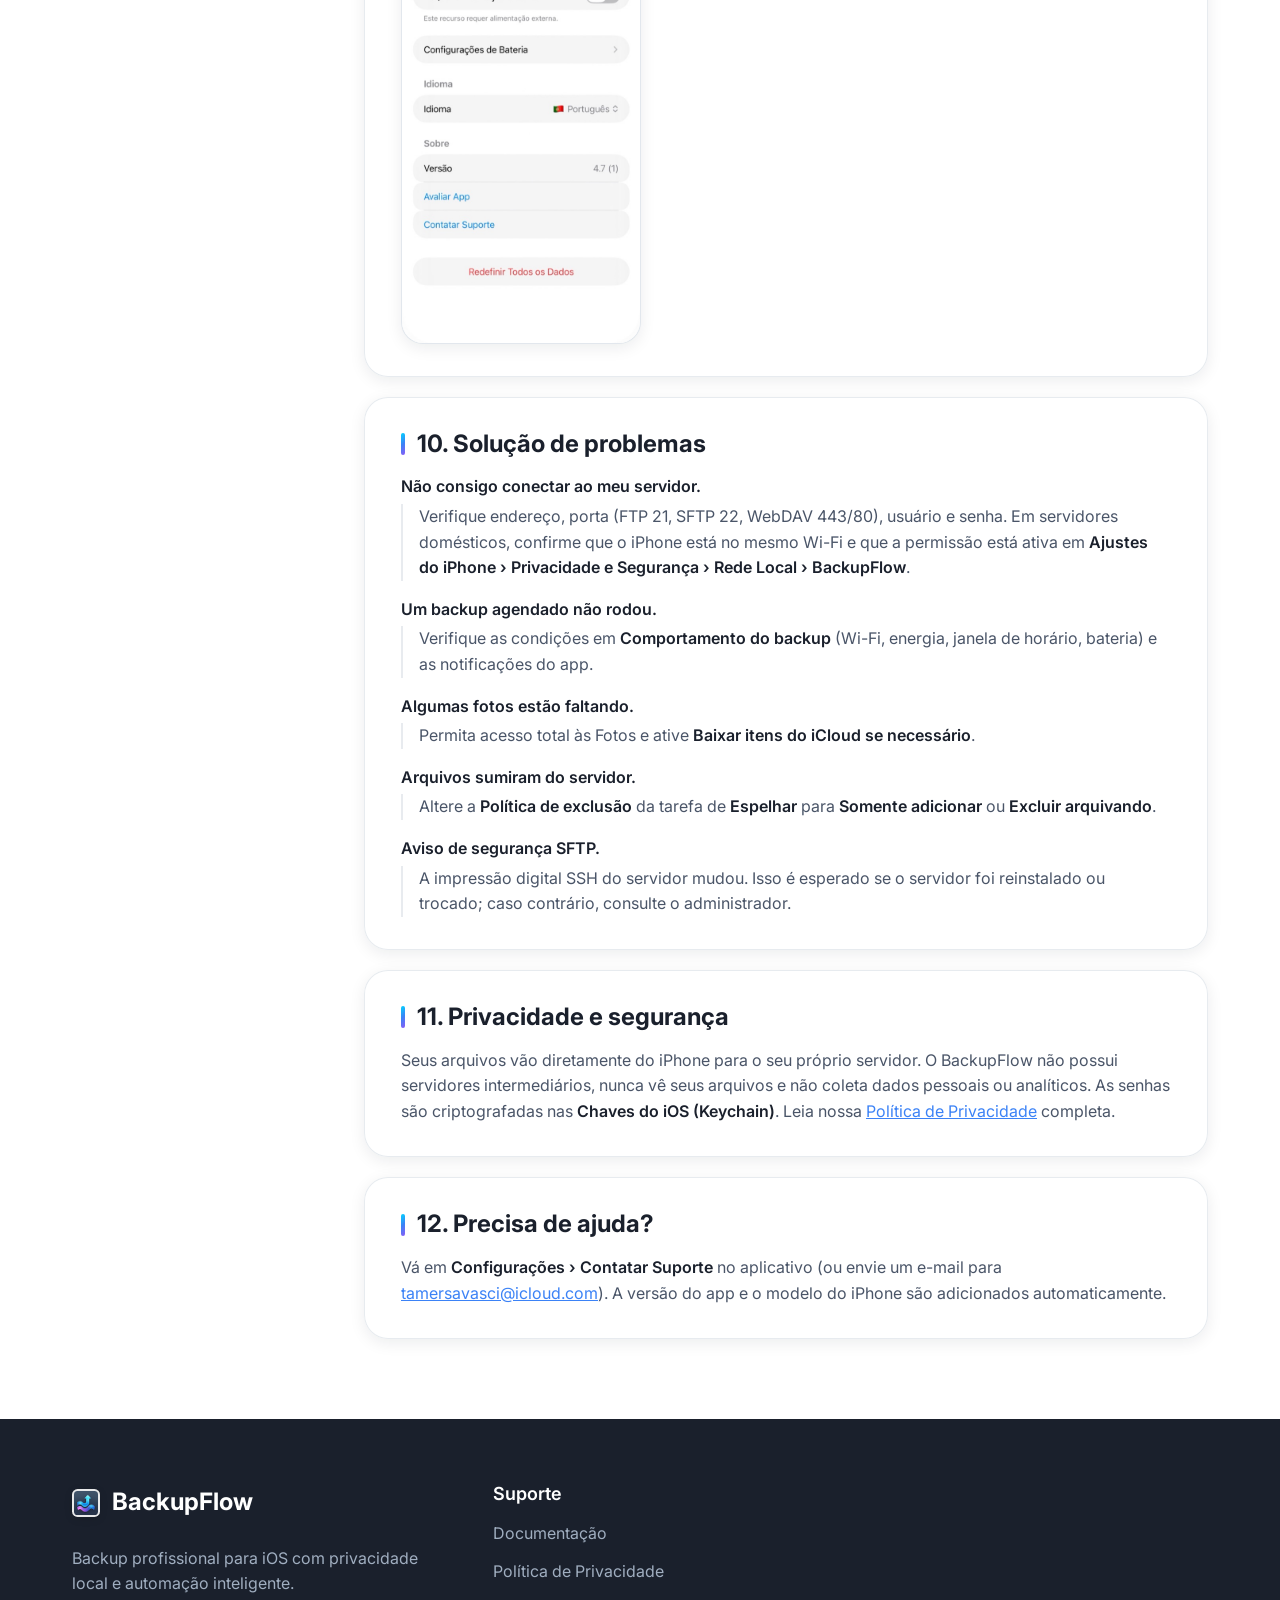
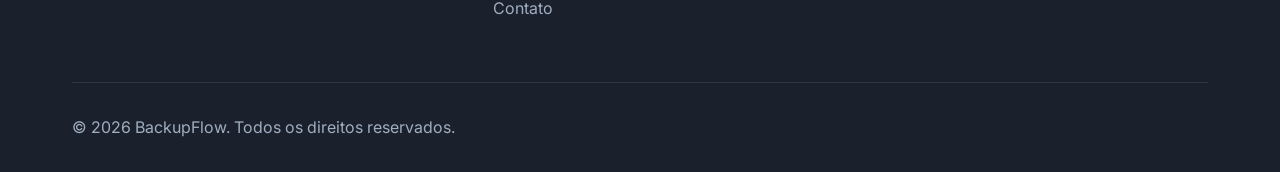
<file: docs/pt/index.html>
<!doctype html>
<html lang="pt" dir="ltr">
    <head>
        <meta charset="UTF-8" />
        <meta name="viewport" content="width=device-width, initial-scale=1.0" />
        <title>Ajuda e Documentação do BackupFlow</title>
        <meta name="description" content="Guia completo do BackupFlow para iOS: Central de backup, configuração FTP/SFTP/WebDAV, backup da Biblioteca de Fotos e Arquivos, agendamento, políticas de exclusão e solução de problemas." />
        <meta name="theme-color" content="#3B82F6" />
        <meta name="apple-itunes-app" content="app-id=6753620051" />
        <meta property="og:type" content="article" />
        <meta property="og:title" content="Ajuda e Documentação do BackupFlow" />
        <meta property="og:description" content="Guia completo do BackupFlow para iOS: Central de backup, configuração FTP/SFTP/WebDAV, backup da Biblioteca de Fotos e Arquivos, agendamento, políticas de exclusão e solução de problemas." />
        <meta property="og:url" content="https://tsavasci.github.io/BackupFlowWeb/docs/pt/" />
        <meta property="og:image" content="https://tsavasci.github.io/BackupFlowWeb/assets/og-image.jpg" />
        <link rel="canonical" href="https://tsavasci.github.io/BackupFlowWeb/docs/pt/" />
        <link rel="alternate" hreflang="en" href="https://tsavasci.github.io/BackupFlowWeb/docs/en/" />
        <link rel="alternate" hreflang="tr" href="https://tsavasci.github.io/BackupFlowWeb/docs/tr/" />
        <link rel="alternate" hreflang="de" href="https://tsavasci.github.io/BackupFlowWeb/docs/de/" />
        <link rel="alternate" hreflang="fr" href="https://tsavasci.github.io/BackupFlowWeb/docs/fr/" />
        <link rel="alternate" hreflang="es" href="https://tsavasci.github.io/BackupFlowWeb/docs/es/" />
        <link rel="alternate" hreflang="ru" href="https://tsavasci.github.io/BackupFlowWeb/docs/ru/" />
        <link rel="alternate" hreflang="ar" href="https://tsavasci.github.io/BackupFlowWeb/docs/ar/" />
        <link rel="alternate" hreflang="zh" href="https://tsavasci.github.io/BackupFlowWeb/docs/zh/" />
        <link rel="alternate" hreflang="ko" href="https://tsavasci.github.io/BackupFlowWeb/docs/ko/" />
        <link rel="alternate" hreflang="ja" href="https://tsavasci.github.io/BackupFlowWeb/docs/ja/" />
        <link rel="alternate" hreflang="pt" href="https://tsavasci.github.io/BackupFlowWeb/docs/pt/" />
        <link rel="alternate" hreflang="hi" href="https://tsavasci.github.io/BackupFlowWeb/docs/hi/" />
        <link rel="preconnect" href="https://fonts.googleapis.com" />
        <link rel="preconnect" href="https://fonts.gstatic.com" crossorigin />
        <link
            href="https://fonts.googleapis.com/css2?family=Inter:wght@300;400;500;600;700&display=swap"
            rel="stylesheet"
        />
        <link rel="stylesheet" href="../../styles.css" />
        <link rel="stylesheet" href="../docs.css" />
        <link rel="icon" type="image/svg+xml" href="../../favicon.svg" />
    </head>
    <body class="docs-body">
        <a href="#docs-content" class="skip-link">Pular para o conteúdo</a>
        <nav class="navbar">
            <div class="nav-container">
                <a class="nav-logo" href="../../index.html">
                    <span class="logo-icon">
                        <img src="../../web_logo.png" alt="" class="logo-image" />
                    </span>
                    <span class="logo-text">BackupFlow</span>
                </a>
                <div class="nav-menu" id="nav-menu">
                    <a class="nav-link" href="../../index.html#features">Recursos</a>
                    <a class="nav-link" href="../../index.html#pricing">Preços</a>
                    <a class="nav-link" href="../../index.html#support">Suporte</a>
                    <div class="lang-switcher" id="lang-switcher">
                        <button
                            type="button"
                            class="lang-toggle"
                            id="lang-toggle"
                            aria-haspopup="listbox"
                            aria-expanded="false"
                            aria-controls="lang-menu"
                        >
                            <span class="lang-flag">🇵🇹</span>
                            <span class="lang-code">PT</span>
                            <svg class="lang-caret" viewBox="0 0 24 24" fill="none" stroke="currentColor" stroke-width="2">
                                <path d="M6 9l6 6 6-6" />
                            </svg>
                        </button>
                        <ul class="lang-menu" id="lang-menu" role="listbox" aria-label="Idioma">
                            <li role="presentation"><a role="option" class="lang-option" aria-selected="false" href="../en/" hreflang="en" lang="en" data-lang-code="en"><span class="lang-flag">🇬🇧</span><span class="lang-name">English</span></a></li>
                            <li role="presentation"><a role="option" class="lang-option" aria-selected="false" href="../tr/" hreflang="tr" lang="tr" data-lang-code="tr"><span class="lang-flag">🇹🇷</span><span class="lang-name">Türkçe</span></a></li>
                            <li role="presentation"><a role="option" class="lang-option" aria-selected="false" href="../de/" hreflang="de" lang="de" data-lang-code="de"><span class="lang-flag">🇩🇪</span><span class="lang-name">Deutsch</span></a></li>
                            <li role="presentation"><a role="option" class="lang-option" aria-selected="false" href="../fr/" hreflang="fr" lang="fr" data-lang-code="fr"><span class="lang-flag">🇫🇷</span><span class="lang-name">Français</span></a></li>
                            <li role="presentation"><a role="option" class="lang-option" aria-selected="false" href="../es/" hreflang="es" lang="es" data-lang-code="es"><span class="lang-flag">🇪🇸</span><span class="lang-name">Español</span></a></li>
                            <li role="presentation"><a role="option" class="lang-option" aria-selected="false" href="../ru/" hreflang="ru" lang="ru" data-lang-code="ru"><span class="lang-flag">🇷🇺</span><span class="lang-name">Русский</span></a></li>
                            <li role="presentation"><a role="option" class="lang-option" aria-selected="false" href="../ar/" hreflang="ar" lang="ar" data-lang-code="ar"><span class="lang-flag">🇸🇦</span><span class="lang-name">العربية</span></a></li>
                            <li role="presentation"><a role="option" class="lang-option" aria-selected="false" href="../zh/" hreflang="zh" lang="zh" data-lang-code="zh"><span class="lang-flag">🇨🇳</span><span class="lang-name">简体中文</span></a></li>
                            <li role="presentation"><a role="option" class="lang-option" aria-selected="false" href="../ko/" hreflang="ko" lang="ko" data-lang-code="ko"><span class="lang-flag">🇰🇷</span><span class="lang-name">한국어</span></a></li>
                            <li role="presentation"><a role="option" class="lang-option" aria-selected="false" href="../ja/" hreflang="ja" lang="ja" data-lang-code="ja"><span class="lang-flag">🇯🇵</span><span class="lang-name">日本語</span></a></li>
                            <li role="presentation"><a role="option" class="lang-option active" aria-selected="true" href="../pt/" hreflang="pt" lang="pt" data-lang-code="pt"><span class="lang-flag">🇵🇹</span><span class="lang-name">Português</span></a></li>
                            <li role="presentation"><a role="option" class="lang-option" aria-selected="false" href="../hi/" hreflang="hi" lang="hi" data-lang-code="hi"><span class="lang-flag">🇮🇳</span><span class="lang-name">हिन्दी</span></a></li>
                        </ul>
                    </div>
                    <a class="nav-link download-btn" href="https://apps.apple.com/app/backupflow/id6753620051" target="_blank" rel="noopener noreferrer">Baixar</a>
                </div>
                <button
                    type="button"
                    class="nav-toggle"
                    aria-label="Alternar navegação"
                    aria-controls="nav-menu"
                    aria-expanded="false"
                >
                    <span></span>
                    <span></span>
                    <span></span>
                </button>
            </div>
        </nav>

        <main id="docs-content" class="docs-page">
            <div class="container">
                <header class="docs-hero">
                    <h1>Ajuda do BackupFlow</h1>
                    <p class="docs-lead">O BackupFlow faz backup das fotos, vídeos e arquivos do seu iPhone diretamente no seu próprio servidor — NAS, servidor doméstico ou nuvem pessoal — via FTP, SFTP ou WebDAV. Sem assinaturas e sem nuvens de terceiros.</p>
                </header>

                <div class="docs-layout">
                    <aside class="docs-toc" aria-labelledby="docs-toc-title">
                        <p class="docs-toc-title" id="docs-toc-title">Nesta página</p>
                        <ol>
                        <li><a href="#what-you-need">1. Do que você precisa</a></li>
                        <li><a href="#backup-hub">2. Visão geral da Central de backup</a></li>
                        <li><a href="#first-backup">3. Criar um Novo Backup</a></li>
                        <li><a href="#task-details">4. Detalhes e gerenciamento da tarefa</a></li>
                        <li><a href="#automatic-backups">5. Agendamento e condições</a></li>
                        <li><a href="#deleted-files">6. Política de exclusão, Soma de verificação e iCloud</a></li>
                        <li><a href="#background">7. Backup em segundo plano</a></li>
                        <li><a href="#history">8. Histórico de Backup</a></li>
                        <li><a href="#settings">9. Configurações do aplicativo</a></li>
                        <li><a href="#troubleshooting">10. Solução de problemas</a></li>
                        <li><a href="#privacy">11. Privacidade e segurança</a></li>
                        <li><a href="#help">12. Precisa de ajuda?</a></li>
                        </ol>
                    </aside>

                    <article class="docs-content">
                    <section id="what-you-need" class="docs-section">
                        <h2>1. Do que você precisa</h2>
                        <ul>
                        <li><b>Um servidor compatível</b>: Qualquer NAS (Synology, QNAP, TrueNAS, Unraid), servidor doméstico ou nuvem pessoal (Nextcloud, ownCloud, WebDAV) compatível com <b>FTP</b>, <b>SFTP (SSH)</b> ou <b>WebDAV (HTTP/HTTPS)</b>.</li>
                        <li><b>Dados de acesso</b>: Endereço do servidor, porta (FTP <b>21</b>, SFTP <b>22</b>, WebDAV <b>443</b>/<b>80</b>), <b>Nome de usuário</b> e <b>Senha</b> (ou login anônimo para FTP).</li>
                        <li><b>Permissões do iOS</b>: Acesso total a <b>Fotos</b>, permissão de <b>Rede Local</b> (para servidores domésticos) e <b>Notificações</b>.</li>
                        </ul>
                    </section>

                    <section id="backup-hub" class="docs-section">
                        <h2>2. Visão geral da Central de backup</h2>
                        <p>Ao abrir o BackupFlow, a <b>Central de backup</b> mostra o status completo do seu sistema em tempo real:</p>
                        <ul>
                        <li><b>Cartão de status</b>: Mostra a última sincronização, o horário da próxima tarefa, o status de proteção, o endereço do servidor e o botão verde <b>Reproduzir (▶)</b> para iniciar um backup imediatamente.</li>
                        <li><b>Saúde do backup</b>: Exibe a taxa de sucesso, falhas consecutivas, data do último backup bem-sucedido e duração média.</li>
                        <li><b>Servidores salvos</b>: Cartões para suas tarefas <b>FTP</b>, <b>SFTP</b> e <b>WebDAV</b> com atalhos para <b>Editar (✏️)</b> e <b>Excluir (🗑️)</b>. Toque em qualquer cartão para abrir os <b>Detalhes da Tarefa</b>.</li>
                        <li><b>Barra inferior e Configurações</b>: Use os três botões inferiores para <b>Sincronizar (🔄)</b>, abrir o <b>Histórico de Backup (🕒)</b> ou criar um <b>Novo Backup (+)</b>. O ícone de <b>engrenagem (⚙️)</b> no canto superior direito abre as <b>Configurações</b>.</li>
                        </ul>
                        <div class="docs-screens">
                            <figure class="docs-screen-card"><img src="../../assets/screens/pt/1.jpg" width="300" height="649" loading="lazy" decoding="async" alt="2. Visão geral da Central de backup" /></figure>
                        </div>
                    </section>

                    <section id="first-backup" class="docs-section">
                        <h2>3. Criar um Novo Backup</h2>
                        <p>Toque no botão <b>+</b> na barra inferior da <b>Central de backup</b> (ou em <b>Adicionar</b> ao lado de <b>Servidores salvos</b>) para abrir a tela <b>Novo Backup</b>:</p>
                        <ol>
                        <li><b>Origem</b>: Escolha <b>Biblioteca de Fotos</b> (somente fotos, somente vídeos ou ambos) ou toque em <b>Selecionar pasta</b> para escolher qualquer pasta do app <b>Arquivos</b> do iOS.</li>
                        <li><b>Tipo de destino</b>: Selecione <b>FTP</b>, <b>SFTP</b> ou <b>WebDAV</b>. Informe o endereço do servidor, a porta, o <b>Nome de usuário</b>, a <b>Senha</b> e o caminho remoto (ex.: <code>/remote.php/dav/files/</code>). Toque em <b>Testar Conexão</b> e, se desejar, em <b>Procurar pasta remota</b> para escolher a pasta no servidor.</li>
                        <li><b>Agendamento</b>: Escolha <b>Manual</b>, <b>Diário</b>, <b>Semanal</b>, <b>Mensal</b> ou <b>Intervalo</b> e defina o horário em <b>Selecionar Horário</b>.</li>
                        <li><b>Comportamento do backup</b>: Configure a <b>Política de exclusão</b>, a <b>Soma de verificação</b> e as condições de execução, e salve a tarefa.</li>
                        </ol>
                        <p>Após o primeiro backup completo, apenas arquivos novos ou alterados são enviados, tornando os backups seguintes muito mais rápidos.</p>
                        <div class="docs-screens docs-screens-pair">
                            <figure class="docs-screen-card"><img src="../../assets/screens/pt/6.jpg" width="300" height="649" loading="lazy" decoding="async" alt="3. Criar um Novo Backup" /></figure>
                            <figure class="docs-screen-card"><img src="../../assets/screens/pt/9.jpg" width="300" height="649" loading="lazy" decoding="async" alt="3. Criar um Novo Backup" /></figure>
                        </div>
                    </section>

                    <section id="task-details" class="docs-section">
                        <h2>4. Detalhes e gerenciamento da tarefa</h2>
                        <p>Toque em qualquer tarefa em <b>Servidores salvos</b> para abrir os <b>Detalhes da Tarefa</b>:</p>
                        <ul>
                        <li><b>Geral</b>: Veja a origem, o status atual, o agendamento, a <b>Política de exclusão</b> e a <b>Soma de verificação</b>.</li>
                        <li><b>Servidor</b>: Confira o endereço do servidor, a porta e o usuário.</li>
                        <li><b>Backups recentes</b>: Veja as últimas execuções dessa tarefa com data, status, quantidade de arquivos, tamanho e duração.</li>
                        <li>Toque em <b>Editar</b> no canto superior esquerdo para alterar qualquer configuração.</li>
                        </ul>
                        <div class="docs-screens">
                            <figure class="docs-screen-card"><img src="../../assets/screens/pt/5.jpg" width="300" height="649" loading="lazy" decoding="async" alt="4. Detalhes e gerenciamento da tarefa" /></figure>
                        </div>
                    </section>

                    <section id="automatic-backups" class="docs-section">
                        <h2>5. Agendamento e condições</h2>
                        <p>Em <b>Agendamento</b>, escolha entre <b>Manual</b>, <b>Diário</b>, <b>Semanal</b>, <b>Mensal</b> ou <b>Intervalo</b>, definindo o horário em <b>Selecionar Horário</b>.</p>
                        <p>Em <b>Comportamento do backup</b>, defina quando o backup automático pode rodar:</p>
                        <ul>
                        <li><b>Requer Wi-Fi</b>: Nunca utiliza dados móveis.</li>
                        <li><b>Requer energia externa</b>: Executa apenas enquanto o iPhone está carregando.</li>
                        <li><b>Usar janela de horário permitida</b>: Restringe backups automáticos a um horário específico (por exemplo, durante a noite).</li>
                        <li><b>Nível Mínimo da Bateria</b> (em <b>Configurações › Configurações de Bateria</b>): Pula o backup se a bateria estiver baixa.</li>
                        </ul>
                    </section>

                    <section id="deleted-files" class="docs-section">
                        <h2>6. Política de exclusão, Soma de verificação e iCloud</h2>
                        <p>Em <b>Comportamento do backup</b>, você controla o que acontece no servidor quando apaga arquivos no iPhone e a verificação de integridade:</p>
                        <dl>
                        <dt>Política de exclusão › Somente adicionar</dt>
                        <dd>Nada é apagado do servidor. <b>Recomendado</b> se você pretende apagar fotos/vídeos do iPhone após o backup para liberar espaço.</dd>
                        <dt>Política de exclusão › Espelhar</dt>
                        <dd>Mantém a pasta do servidor como cópia exata da origem. Arquivos apagados no iPhone também são removidos do servidor.</dd>
                        <dt>Política de exclusão › Excluir arquivando</dt>
                        <dd>Arquivos removidos no iPhone são movidos para uma pasta datada <b>.backupflow_archive</b> no servidor em vez de serem apagados.</dd>
                        <dt>Soma de verificação (Checksum)</dt>
                        <dd>Verifica se cada arquivo chegou intacto ao servidor após o envio (padrão <b>Desativado</b> para velocidade máxima).</dd>
                        </dl>
                        <p class="note"><b>Dica para Fotos do iCloud:</b> Ative <b>Baixar itens do iCloud se necessário</b> para fazer backup também das fotos e vídeos originais armazenados apenas no iCloud.</p>
                    </section>

                    <section id="background" class="docs-section">
                        <h2>7. Backup em segundo plano</h2>
                        <p>O BackupFlow usa o <b>BGTaskScheduler</b> do iOS para executar backups agendados em segundo plano. Como o iOS gerencia o momento exato de execução conforme a bateria e o uso do aparelho, a tarefa pode iniciar alguns minutos após o horário agendado ou enviar uma notificação.</p>
                        <p>Se o iOS pausar um backup, basta abrir o BackupFlow para continuar de onde parou, pulando os arquivos já enviados. Para o primeiro backup grande, mantenha o iPhone no Wi-Fi e conectado ao carregador.</p>
                    </section>

                    <section id="history" class="docs-section">
                        <h2>8. Histórico de Backup</h2>
                        <p>Toque no botão central <b>Histórico (🕒)</b> na barra inferior da <b>Central de backup</b>:</p>
                        <ul>
                        <li><b>Cartões de resumo</b>: Veja o total de backups concluídos, falhas e o volume total transferido (GB/MB).</li>
                        <li><b>Registros detalhados</b>: Cada item mostra o nome da tarefa, data/hora, status, total de arquivos, tamanho e duração. Use o ícone de <b>lixeira (🗑️)</b> no canto superior direito para limpar o histórico.</li>
                        </ul>
                        <div class="docs-screens">
                            <figure class="docs-screen-card"><img src="../../assets/screens/pt/3.jpg" width="300" height="649" loading="lazy" decoding="async" alt="8. Histórico de Backup" /></figure>
                        </div>
                    </section>

                    <section id="settings" class="docs-section">
                        <h2>9. Configurações do aplicativo</h2>
                        <p>Toque no ícone de <b>engrenagem (⚙️)</b> no canto superior direito da <b>Central de backup</b> para abrir as <b>Configurações</b>:</p>
                        <ul>
                        <li><b>Retenção de Histórico (Dias)</b>: Escolha por quantos dias o histórico é mantido (ex.: <b>30 dias</b>).</li>
                        <li><b>Requer Energia Externa</b> e <b>Configurações de Bateria</b>: Regras globais de carregamento e bateria mínima.</li>
                        <li><b>Idioma</b>: Altere o idioma do aplicativo instantaneamente entre os 12 idiomas suportados.</li>
                        <li><b>Sobre</b>: Veja a <b>Versão</b>, toque em <b>Avaliar App</b> ou em <b>Contatar Suporte</b>.</li>
                        <li><b>Redefinir Todos os Dados</b>: Remove todas as tarefas, histórico e senhas salvas deste iPhone sem afetar os arquivos nos seus servidores.</li>
                        </ul>
                        <div class="docs-screens">
                            <figure class="docs-screen-card"><img src="../../assets/screens/pt/10.jpg" width="300" height="649" loading="lazy" decoding="async" alt="9. Configurações do aplicativo" /></figure>
                        </div>
                    </section>

                    <section id="troubleshooting" class="docs-section">
                        <h2>10. Solução de problemas</h2>
                        <dl>
                        <dt>Não consigo conectar ao meu servidor.</dt>
                        <dd>Verifique endereço, porta (FTP 21, SFTP 22, WebDAV 443/80), usuário e senha. Em servidores domésticos, confirme que o iPhone está no mesmo Wi-Fi e que a permissão está ativa em <b>Ajustes do iPhone › Privacidade e Segurança › Rede Local › BackupFlow</b>.</dd>
                        <dt>Um backup agendado não rodou.</dt>
                        <dd>Verifique as condições em <b>Comportamento do backup</b> (Wi-Fi, energia, janela de horário, bateria) e as notificações do app.</dd>
                        <dt>Algumas fotos estão faltando.</dt>
                        <dd>Permita acesso total às Fotos e ative <b>Baixar itens do iCloud se necessário</b>.</dd>
                        <dt>Arquivos sumiram do servidor.</dt>
                        <dd>Altere a <b>Política de exclusão</b> da tarefa de <b>Espelhar</b> para <b>Somente adicionar</b> ou <b>Excluir arquivando</b>.</dd>
                        <dt>Aviso de segurança SFTP.</dt>
                        <dd>A impressão digital SSH do servidor mudou. Isso é esperado se o servidor foi reinstalado ou trocado; caso contrário, consulte o administrador.</dd>
                        </dl>
                    </section>

                    <section id="privacy" class="docs-section">
                        <h2>11. Privacidade e segurança</h2>
                        <p>Seus arquivos vão diretamente do iPhone para o seu próprio servidor. O BackupFlow não possui servidores intermediários, nunca vê seus arquivos e não coleta dados pessoais ou analíticos. As senhas são criptografadas nas <b>Chaves do iOS (Keychain)</b>. Leia nossa <a href="../../privacy-policy.html">Política de Privacidade</a> completa.</p>
                    </section>

                    <section id="help" class="docs-section">
                        <h2>12. Precisa de ajuda?</h2>
                        <p>Vá em <b>Configurações › Contatar Suporte</b> no aplicativo (ou envie um e-mail para <a href="mailto:tamersavasci@icloud.com">tamersavasci@icloud.com</a>). A versão do app e o modelo do iPhone são adicionados automaticamente.</p>
                    </section>
                    </article>
                </div>
            </div>
        </main>

        <footer class="footer">
            <div class="container">
                <div class="footer-content">
                    <div class="footer-brand">
                        <div class="footer-logo">
                            <div class="logo-icon">
                                <img src="../../web_logo.png" alt="" class="logo-image" />
                            </div>
                            <span class="logo-text">BackupFlow</span>
                        </div>
                        <p class="footer-description">Backup profissional para iOS com privacidade local e automação inteligente.</p>
                    </div>
                    <div class="footer-links">
                        <div class="footer-column">
                            <h4>Suporte</h4>
                            <a href="./">Documentação</a>
                            <a href="../../privacy-policy.html?lang=pt">Política de Privacidade</a>
                            <a href="mailto:tamersavasci@icloud.com">Contato</a>
                        </div>
                    </div>
                </div>
                <div class="footer-bottom">
                    <p>&copy; 2026 BackupFlow. Todos os direitos reservados.</p>
                </div>
            </div>
        </footer>

        <script src="../docs.js"></script>
    </body>
</html>
</file>
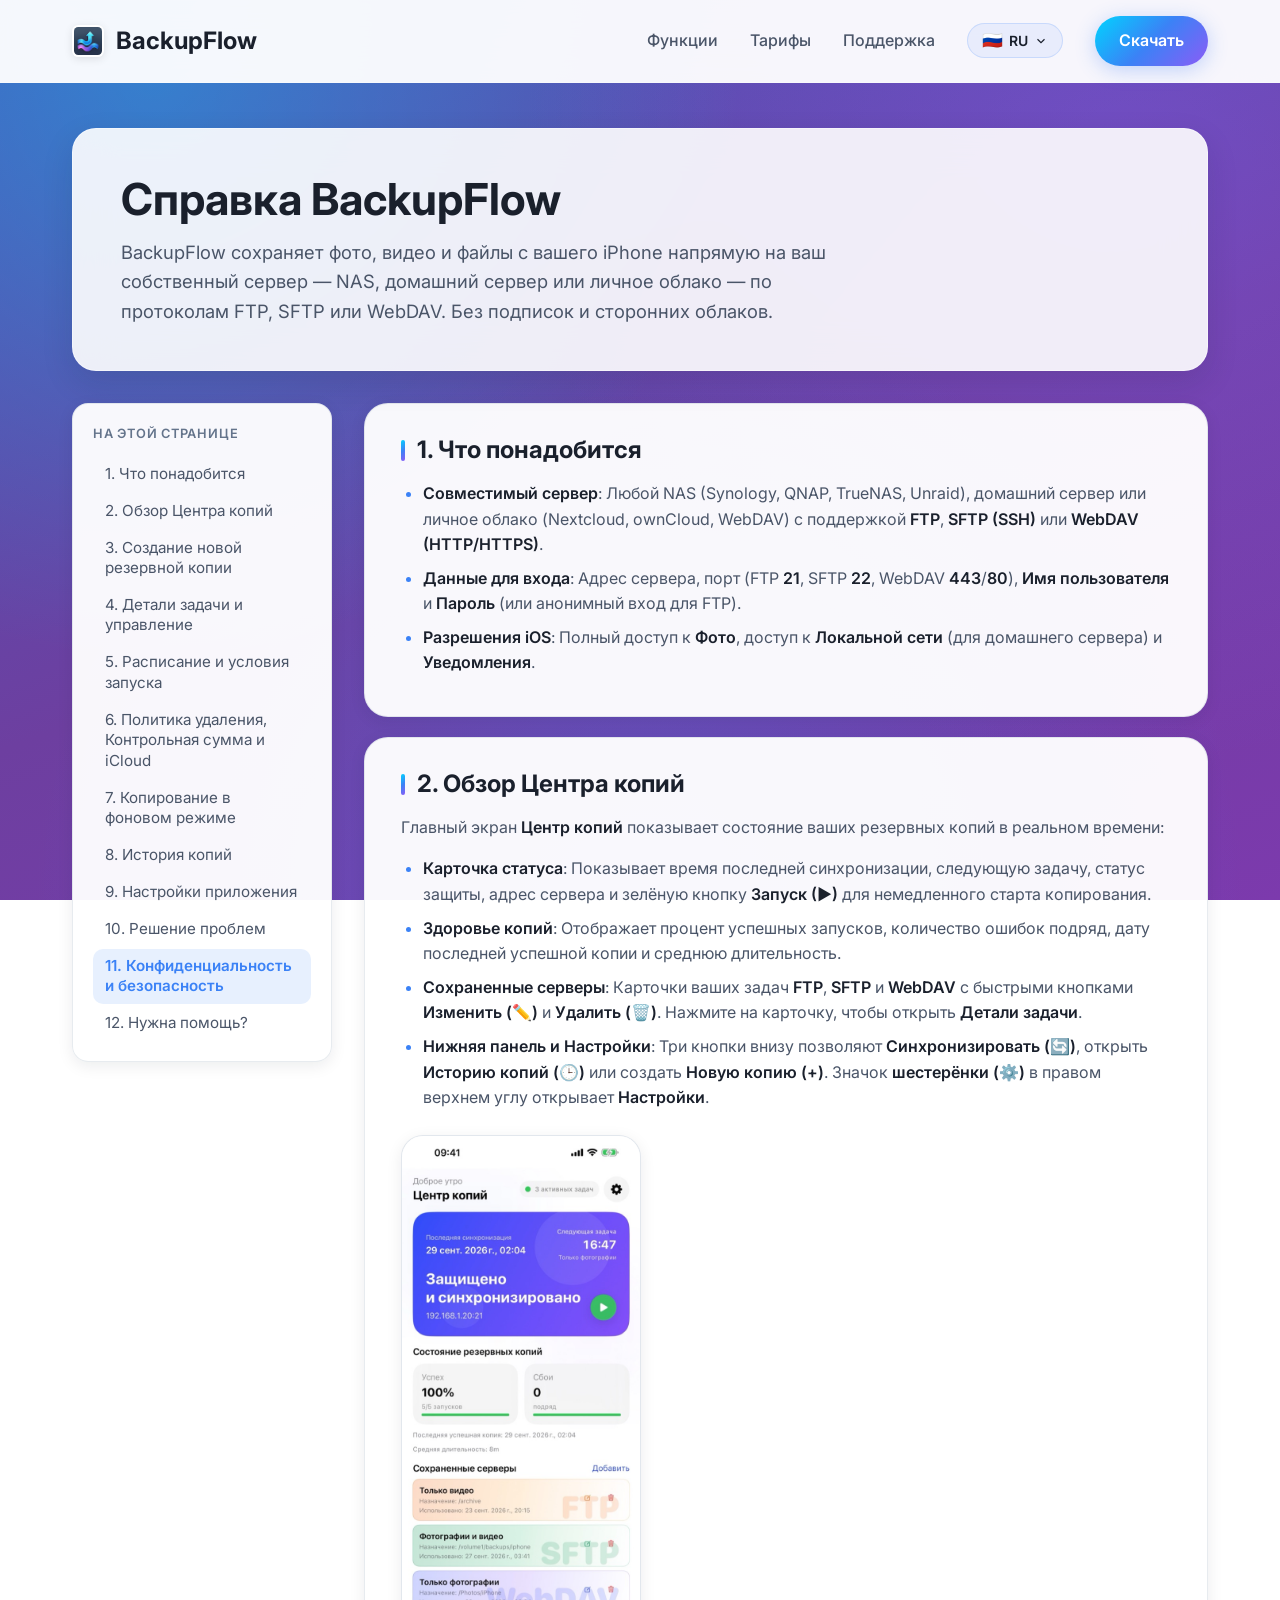
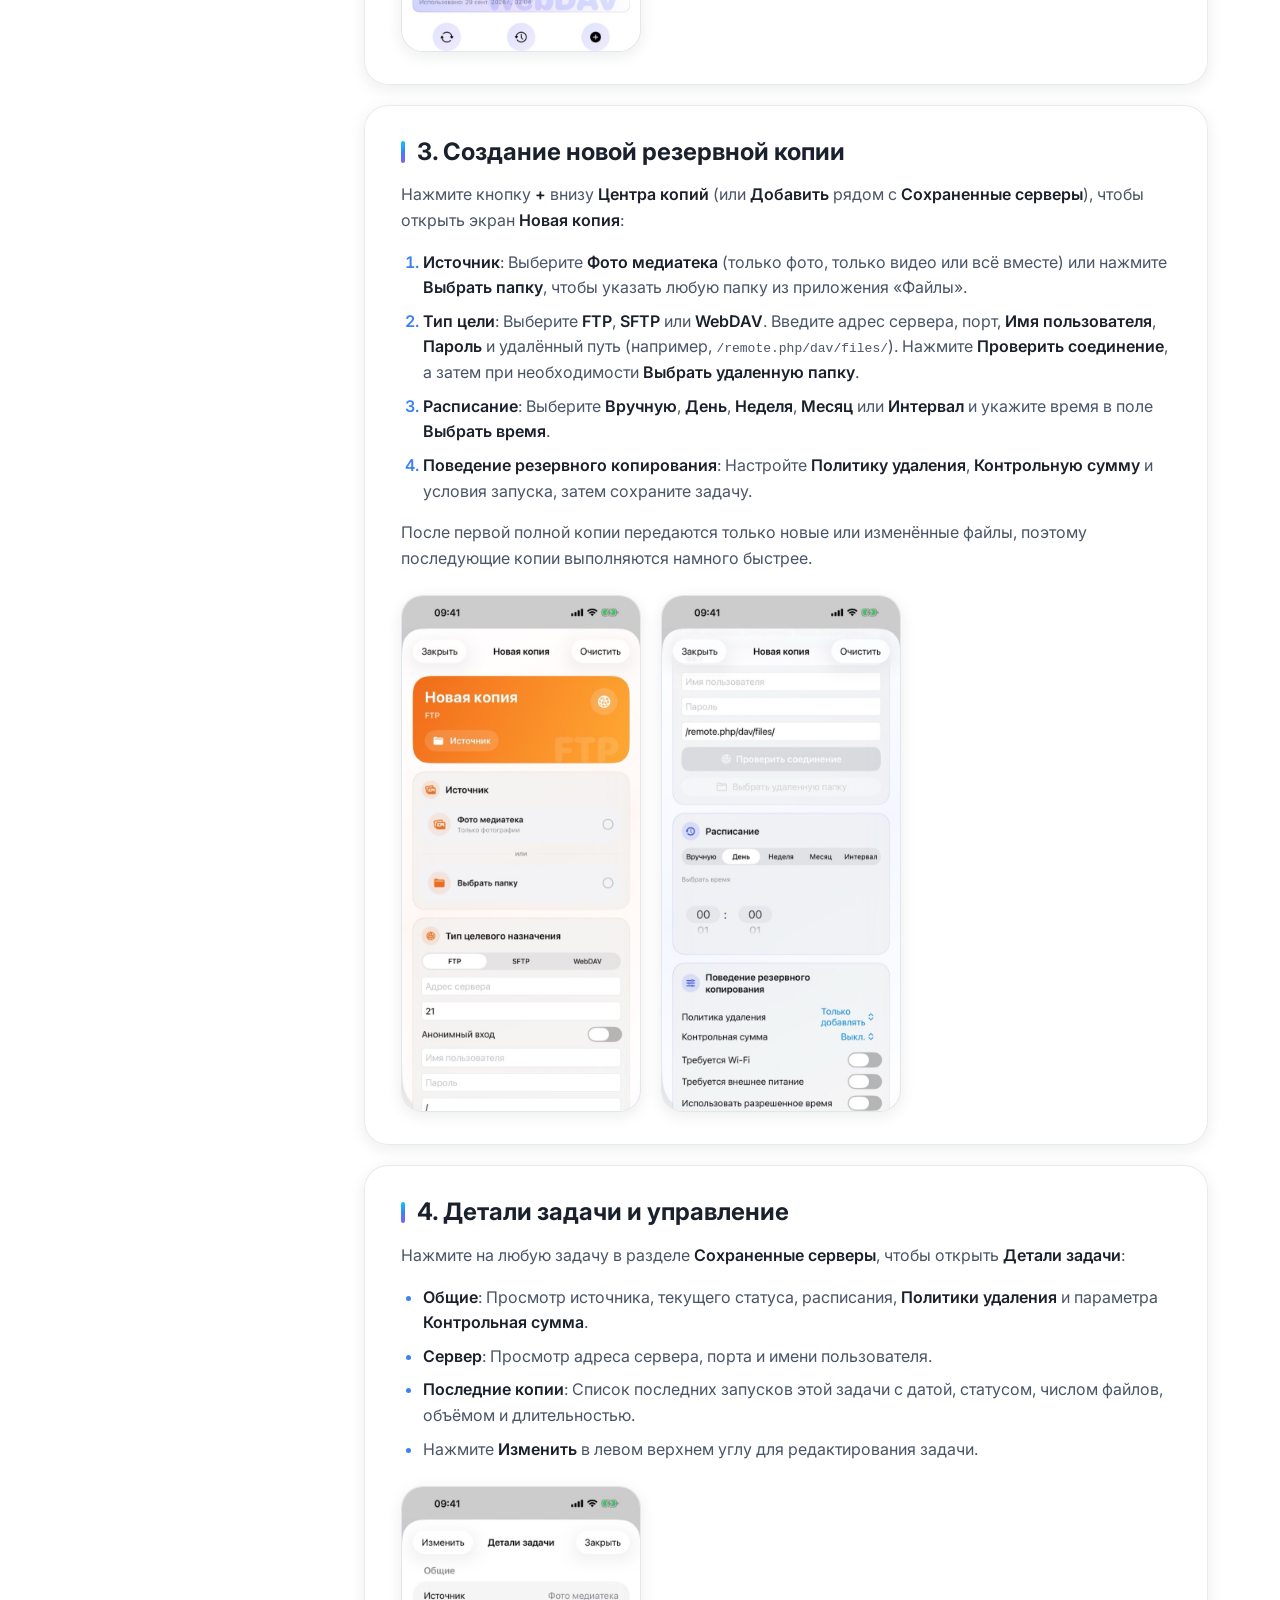
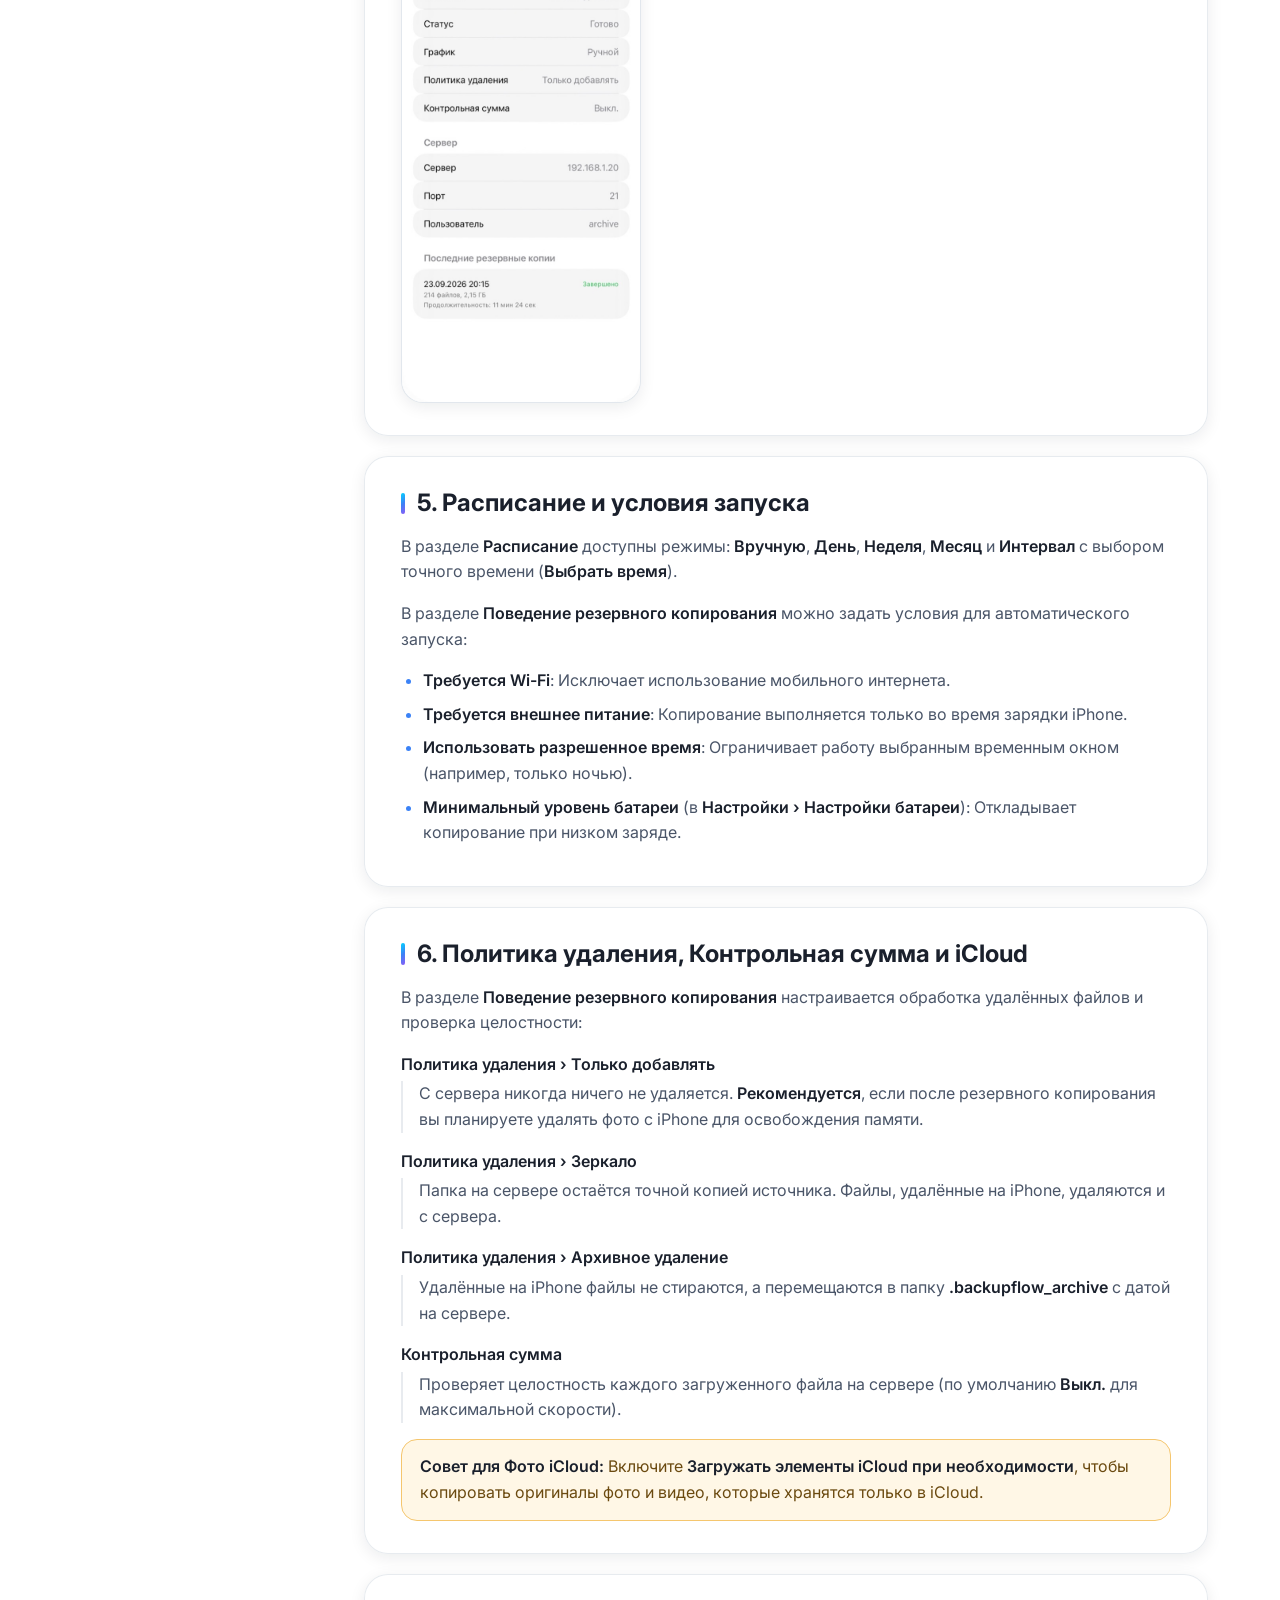
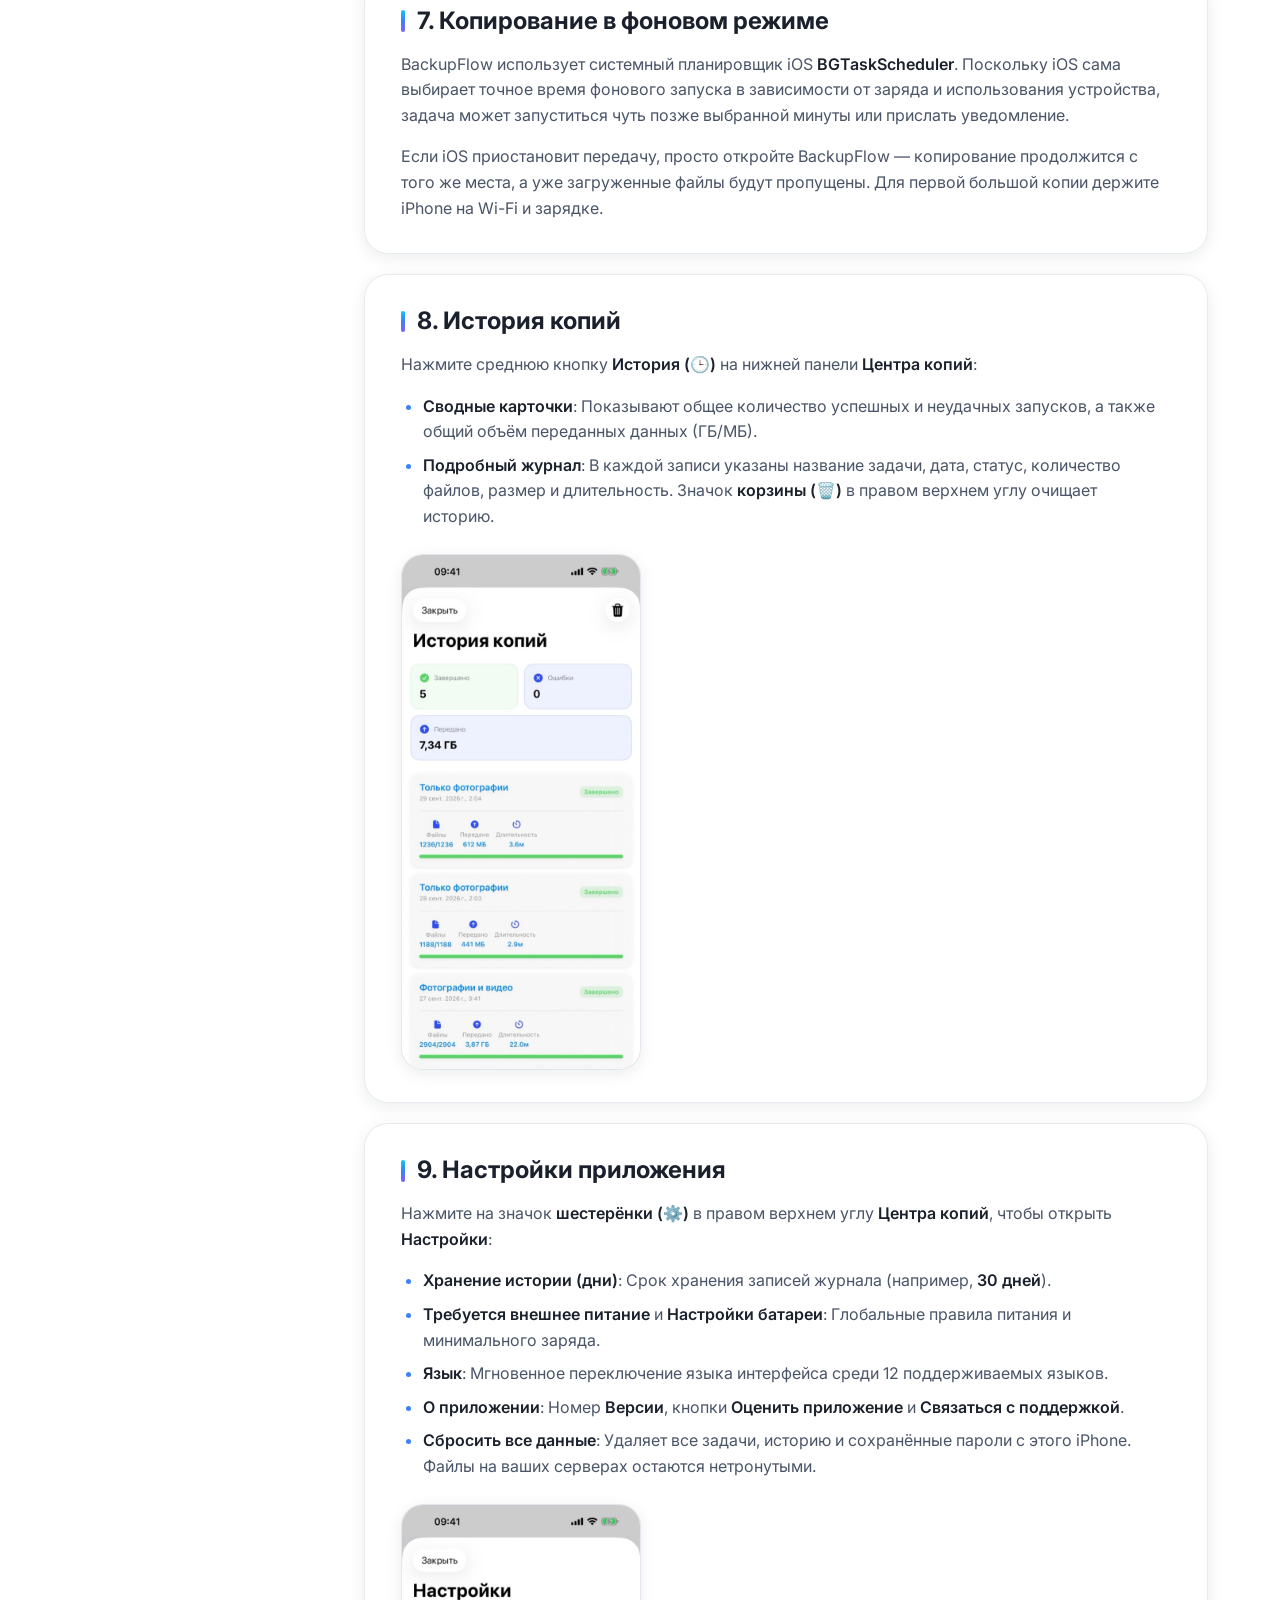
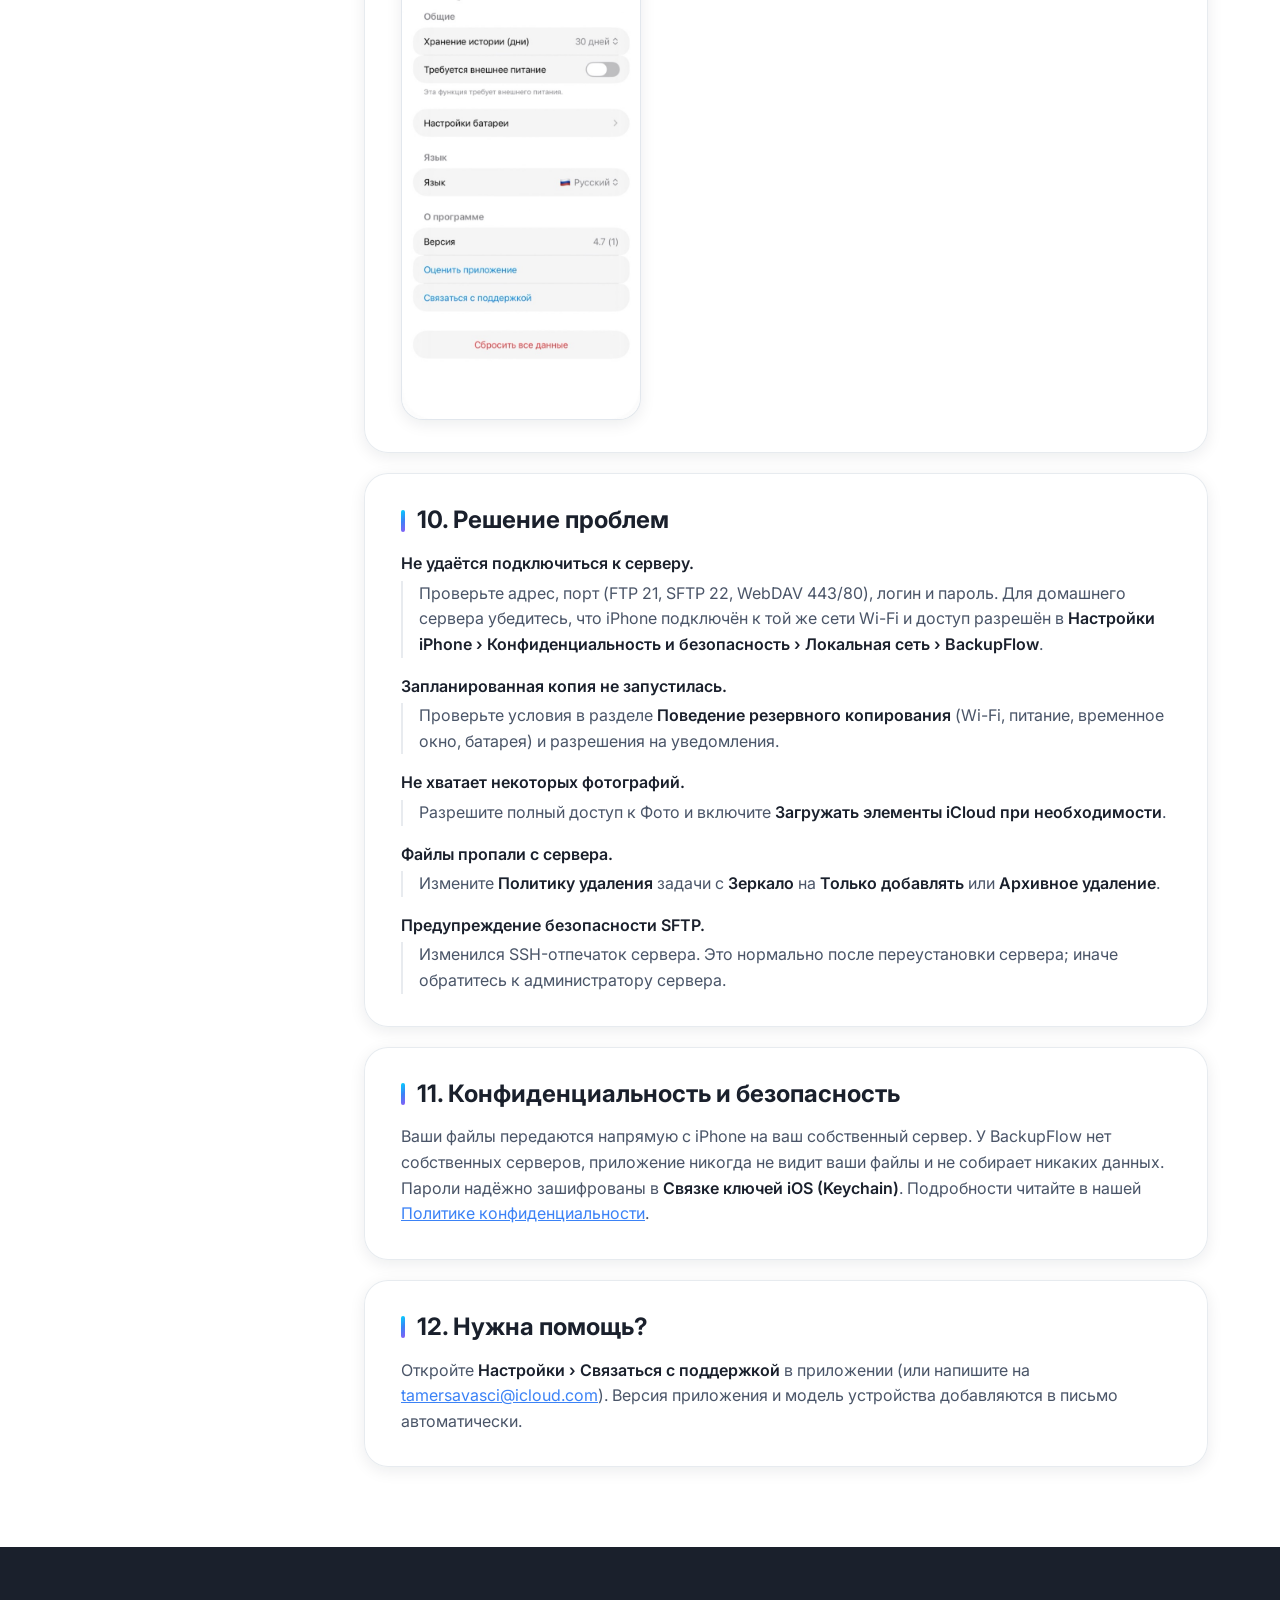
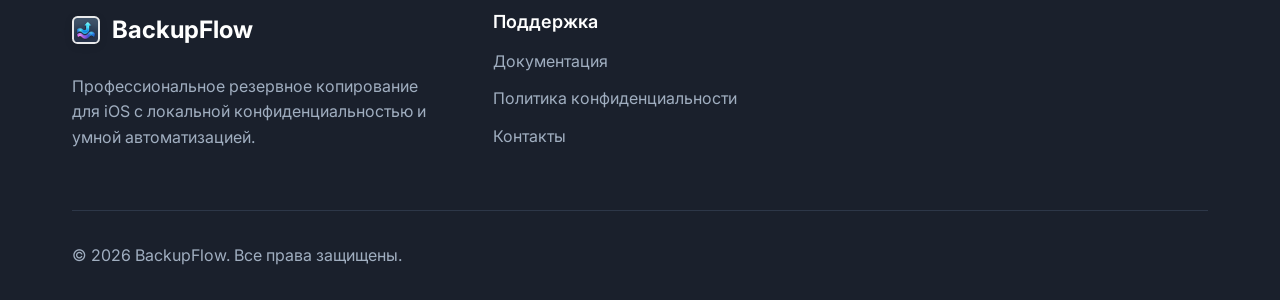
<file: docs/ru/index.html>
<!doctype html>
<html lang="ru" dir="ltr">
    <head>
        <meta charset="UTF-8" />
        <meta name="viewport" content="width=device-width, initial-scale=1.0" />
        <title>Справка и документация BackupFlow</title>
        <meta name="description" content="Полное руководство по BackupFlow для iOS: Центр копий, настройка FTP/SFTP/WebDAV, резервное копирование Фото и Файлов, расписание, политика удаления и решение проблем." />
        <meta name="theme-color" content="#3B82F6" />
        <meta name="apple-itunes-app" content="app-id=6753620051" />
        <meta property="og:type" content="article" />
        <meta property="og:title" content="Справка и документация BackupFlow" />
        <meta property="og:description" content="Полное руководство по BackupFlow для iOS: Центр копий, настройка FTP/SFTP/WebDAV, резервное копирование Фото и Файлов, расписание, политика удаления и решение проблем." />
        <meta property="og:url" content="https://tsavasci.github.io/BackupFlowWeb/docs/ru/" />
        <meta property="og:image" content="https://tsavasci.github.io/BackupFlowWeb/assets/og-image.jpg" />
        <link rel="canonical" href="https://tsavasci.github.io/BackupFlowWeb/docs/ru/" />
        <link rel="alternate" hreflang="en" href="https://tsavasci.github.io/BackupFlowWeb/docs/en/" />
        <link rel="alternate" hreflang="tr" href="https://tsavasci.github.io/BackupFlowWeb/docs/tr/" />
        <link rel="alternate" hreflang="de" href="https://tsavasci.github.io/BackupFlowWeb/docs/de/" />
        <link rel="alternate" hreflang="fr" href="https://tsavasci.github.io/BackupFlowWeb/docs/fr/" />
        <link rel="alternate" hreflang="es" href="https://tsavasci.github.io/BackupFlowWeb/docs/es/" />
        <link rel="alternate" hreflang="ru" href="https://tsavasci.github.io/BackupFlowWeb/docs/ru/" />
        <link rel="alternate" hreflang="ar" href="https://tsavasci.github.io/BackupFlowWeb/docs/ar/" />
        <link rel="alternate" hreflang="zh" href="https://tsavasci.github.io/BackupFlowWeb/docs/zh/" />
        <link rel="alternate" hreflang="ko" href="https://tsavasci.github.io/BackupFlowWeb/docs/ko/" />
        <link rel="alternate" hreflang="ja" href="https://tsavasci.github.io/BackupFlowWeb/docs/ja/" />
        <link rel="alternate" hreflang="pt" href="https://tsavasci.github.io/BackupFlowWeb/docs/pt/" />
        <link rel="alternate" hreflang="hi" href="https://tsavasci.github.io/BackupFlowWeb/docs/hi/" />
        <link rel="preconnect" href="https://fonts.googleapis.com" />
        <link rel="preconnect" href="https://fonts.gstatic.com" crossorigin />
        <link
            href="https://fonts.googleapis.com/css2?family=Inter:wght@300;400;500;600;700&display=swap"
            rel="stylesheet"
        />
        <link rel="stylesheet" href="../../styles.css" />
        <link rel="stylesheet" href="../docs.css" />
        <link rel="icon" type="image/svg+xml" href="../../favicon.svg" />
    </head>
    <body class="docs-body">
        <a href="#docs-content" class="skip-link">Перейти к содержимому</a>
        <nav class="navbar">
            <div class="nav-container">
                <a class="nav-logo" href="../../index.html">
                    <span class="logo-icon">
                        <img src="../../web_logo.png" alt="" class="logo-image" />
                    </span>
                    <span class="logo-text">BackupFlow</span>
                </a>
                <div class="nav-menu" id="nav-menu">
                    <a class="nav-link" href="../../index.html#features">Функции</a>
                    <a class="nav-link" href="../../index.html#pricing">Тарифы</a>
                    <a class="nav-link" href="../../index.html#support">Поддержка</a>
                    <div class="lang-switcher" id="lang-switcher">
                        <button
                            type="button"
                            class="lang-toggle"
                            id="lang-toggle"
                            aria-haspopup="listbox"
                            aria-expanded="false"
                            aria-controls="lang-menu"
                        >
                            <span class="lang-flag">🇷🇺</span>
                            <span class="lang-code">RU</span>
                            <svg class="lang-caret" viewBox="0 0 24 24" fill="none" stroke="currentColor" stroke-width="2">
                                <path d="M6 9l6 6 6-6" />
                            </svg>
                        </button>
                        <ul class="lang-menu" id="lang-menu" role="listbox" aria-label="Язык">
                            <li role="presentation"><a role="option" class="lang-option" aria-selected="false" href="../en/" hreflang="en" lang="en" data-lang-code="en"><span class="lang-flag">🇬🇧</span><span class="lang-name">English</span></a></li>
                            <li role="presentation"><a role="option" class="lang-option" aria-selected="false" href="../tr/" hreflang="tr" lang="tr" data-lang-code="tr"><span class="lang-flag">🇹🇷</span><span class="lang-name">Türkçe</span></a></li>
                            <li role="presentation"><a role="option" class="lang-option" aria-selected="false" href="../de/" hreflang="de" lang="de" data-lang-code="de"><span class="lang-flag">🇩🇪</span><span class="lang-name">Deutsch</span></a></li>
                            <li role="presentation"><a role="option" class="lang-option" aria-selected="false" href="../fr/" hreflang="fr" lang="fr" data-lang-code="fr"><span class="lang-flag">🇫🇷</span><span class="lang-name">Français</span></a></li>
                            <li role="presentation"><a role="option" class="lang-option" aria-selected="false" href="../es/" hreflang="es" lang="es" data-lang-code="es"><span class="lang-flag">🇪🇸</span><span class="lang-name">Español</span></a></li>
                            <li role="presentation"><a role="option" class="lang-option active" aria-selected="true" href="../ru/" hreflang="ru" lang="ru" data-lang-code="ru"><span class="lang-flag">🇷🇺</span><span class="lang-name">Русский</span></a></li>
                            <li role="presentation"><a role="option" class="lang-option" aria-selected="false" href="../ar/" hreflang="ar" lang="ar" data-lang-code="ar"><span class="lang-flag">🇸🇦</span><span class="lang-name">العربية</span></a></li>
                            <li role="presentation"><a role="option" class="lang-option" aria-selected="false" href="../zh/" hreflang="zh" lang="zh" data-lang-code="zh"><span class="lang-flag">🇨🇳</span><span class="lang-name">简体中文</span></a></li>
                            <li role="presentation"><a role="option" class="lang-option" aria-selected="false" href="../ko/" hreflang="ko" lang="ko" data-lang-code="ko"><span class="lang-flag">🇰🇷</span><span class="lang-name">한국어</span></a></li>
                            <li role="presentation"><a role="option" class="lang-option" aria-selected="false" href="../ja/" hreflang="ja" lang="ja" data-lang-code="ja"><span class="lang-flag">🇯🇵</span><span class="lang-name">日本語</span></a></li>
                            <li role="presentation"><a role="option" class="lang-option" aria-selected="false" href="../pt/" hreflang="pt" lang="pt" data-lang-code="pt"><span class="lang-flag">🇵🇹</span><span class="lang-name">Português</span></a></li>
                            <li role="presentation"><a role="option" class="lang-option" aria-selected="false" href="../hi/" hreflang="hi" lang="hi" data-lang-code="hi"><span class="lang-flag">🇮🇳</span><span class="lang-name">हिन्दी</span></a></li>
                        </ul>
                    </div>
                    <a class="nav-link download-btn" href="https://apps.apple.com/app/backupflow/id6753620051" target="_blank" rel="noopener noreferrer">Скачать</a>
                </div>
                <button
                    type="button"
                    class="nav-toggle"
                    aria-label="Переключить навигацию"
                    aria-controls="nav-menu"
                    aria-expanded="false"
                >
                    <span></span>
                    <span></span>
                    <span></span>
                </button>
            </div>
        </nav>

        <main id="docs-content" class="docs-page">
            <div class="container">
                <header class="docs-hero">
                    <h1>Справка BackupFlow</h1>
                    <p class="docs-lead">BackupFlow сохраняет фото, видео и файлы с вашего iPhone напрямую на ваш собственный сервер — NAS, домашний сервер или личное облако — по протоколам FTP, SFTP или WebDAV. Без подписок и сторонних облаков.</p>
                </header>

                <div class="docs-layout">
                    <aside class="docs-toc" aria-labelledby="docs-toc-title">
                        <p class="docs-toc-title" id="docs-toc-title">На этой странице</p>
                        <ol>
                        <li><a href="#what-you-need">1. Что понадобится</a></li>
                        <li><a href="#backup-hub">2. Обзор Центра копий</a></li>
                        <li><a href="#first-backup">3. Создание новой резервной копии</a></li>
                        <li><a href="#task-details">4. Детали задачи и управление</a></li>
                        <li><a href="#automatic-backups">5. Расписание и условия запуска</a></li>
                        <li><a href="#deleted-files">6. Политика удаления, Контрольная сумма и iCloud</a></li>
                        <li><a href="#background">7. Копирование в фоновом режиме</a></li>
                        <li><a href="#history">8. История копий</a></li>
                        <li><a href="#settings">9. Настройки приложения</a></li>
                        <li><a href="#troubleshooting">10. Решение проблем</a></li>
                        <li><a href="#privacy">11. Конфиденциальность и безопасность</a></li>
                        <li><a href="#help">12. Нужна помощь?</a></li>
                        </ol>
                    </aside>

                    <article class="docs-content">
                    <section id="what-you-need" class="docs-section">
                        <h2>1. Что понадобится</h2>
                        <ul>
                        <li><b>Совместимый сервер</b>: Любой NAS (Synology, QNAP, TrueNAS, Unraid), домашний сервер или личное облако (Nextcloud, ownCloud, WebDAV) с поддержкой <b>FTP</b>, <b>SFTP (SSH)</b> или <b>WebDAV (HTTP/HTTPS)</b>.</li>
                        <li><b>Данные для входа</b>: Адрес сервера, порт (FTP <b>21</b>, SFTP <b>22</b>, WebDAV <b>443</b>/<b>80</b>), <b>Имя пользователя</b> и <b>Пароль</b> (или анонимный вход для FTP).</li>
                        <li><b>Разрешения iOS</b>: Полный доступ к <b>Фото</b>, доступ к <b>Локальной сети</b> (для домашнего сервера) и <b>Уведомления</b>.</li>
                        </ul>
                    </section>

                    <section id="backup-hub" class="docs-section">
                        <h2>2. Обзор Центра копий</h2>
                        <p>Главный экран <b>Центр копий</b> показывает состояние ваших резервных копий в реальном времени:</p>
                        <ul>
                        <li><b>Карточка статуса</b>: Показывает время последней синхронизации, следующую задачу, статус защиты, адрес сервера и зелёную кнопку <b>Запуск (▶)</b> для немедленного старта копирования.</li>
                        <li><b>Здоровье копий</b>: Отображает процент успешных запусков, количество ошибок подряд, дату последней успешной копии и среднюю длительность.</li>
                        <li><b>Сохраненные серверы</b>: Карточки ваших задач <b>FTP</b>, <b>SFTP</b> и <b>WebDAV</b> с быстрыми кнопками <b>Изменить (✏️)</b> и <b>Удалить (🗑️)</b>. Нажмите на карточку, чтобы открыть <b>Детали задачи</b>.</li>
                        <li><b>Нижняя панель и Настройки</b>: Три кнопки внизу позволяют <b>Синхронизировать (🔄)</b>, открыть <b>Историю копий (🕒)</b> или создать <b>Новую копию (+)</b>. Значок <b>шестерёнки (⚙️)</b> в правом верхнем углу открывает <b>Настройки</b>.</li>
                        </ul>
                        <div class="docs-screens">
                            <figure class="docs-screen-card"><img src="../../assets/screens/ru/1.jpg" width="300" height="649" loading="lazy" decoding="async" alt="2. Обзор Центра копий" /></figure>
                        </div>
                    </section>

                    <section id="first-backup" class="docs-section">
                        <h2>3. Создание новой резервной копии</h2>
                        <p>Нажмите кнопку <b>+</b> внизу <b>Центра копий</b> (или <b>Добавить</b> рядом с <b>Сохраненные серверы</b>), чтобы открыть экран <b>Новая копия</b>:</p>
                        <ol>
                        <li><b>Источник</b>: Выберите <b>Фото медиатека</b> (только фото, только видео или всё вместе) или нажмите <b>Выбрать папку</b>, чтобы указать любую папку из приложения «Файлы».</li>
                        <li><b>Тип цели</b>: Выберите <b>FTP</b>, <b>SFTP</b> или <b>WebDAV</b>. Введите адрес сервера, порт, <b>Имя пользователя</b>, <b>Пароль</b> и удалённый путь (например, <code>/remote.php/dav/files/</code>). Нажмите <b>Проверить соединение</b>, а затем при необходимости <b>Выбрать удаленную папку</b>.</li>
                        <li><b>Расписание</b>: Выберите <b>Вручную</b>, <b>День</b>, <b>Неделя</b>, <b>Месяц</b> или <b>Интервал</b> и укажите время в поле <b>Выбрать время</b>.</li>
                        <li><b>Поведение резервного копирования</b>: Настройте <b>Политику удаления</b>, <b>Контрольную сумму</b> и условия запуска, затем сохраните задачу.</li>
                        </ol>
                        <p>После первой полной копии передаются только новые или изменённые файлы, поэтому последующие копии выполняются намного быстрее.</p>
                        <div class="docs-screens docs-screens-pair">
                            <figure class="docs-screen-card"><img src="../../assets/screens/ru/6.jpg" width="300" height="649" loading="lazy" decoding="async" alt="3. Создание новой резервной копии" /></figure>
                            <figure class="docs-screen-card"><img src="../../assets/screens/ru/9.jpg" width="300" height="649" loading="lazy" decoding="async" alt="3. Создание новой резервной копии" /></figure>
                        </div>
                    </section>

                    <section id="task-details" class="docs-section">
                        <h2>4. Детали задачи и управление</h2>
                        <p>Нажмите на любую задачу в разделе <b>Сохраненные серверы</b>, чтобы открыть <b>Детали задачи</b>:</p>
                        <ul>
                        <li><b>Общие</b>: Просмотр источника, текущего статуса, расписания, <b>Политики удаления</b> и параметра <b>Контрольная сумма</b>.</li>
                        <li><b>Сервер</b>: Просмотр адреса сервера, порта и имени пользователя.</li>
                        <li><b>Последние копии</b>: Список последних запусков этой задачи с датой, статусом, числом файлов, объёмом и длительностью.</li>
                        <li>Нажмите <b>Изменить</b> в левом верхнем углу для редактирования задачи.</li>
                        </ul>
                        <div class="docs-screens">
                            <figure class="docs-screen-card"><img src="../../assets/screens/ru/5.jpg" width="300" height="649" loading="lazy" decoding="async" alt="4. Детали задачи и управление" /></figure>
                        </div>
                    </section>

                    <section id="automatic-backups" class="docs-section">
                        <h2>5. Расписание и условия запуска</h2>
                        <p>В разделе <b>Расписание</b> доступны режимы: <b>Вручную</b>, <b>День</b>, <b>Неделя</b>, <b>Месяц</b> и <b>Интервал</b> с выбором точного времени (<b>Выбрать время</b>).</p>
                        <p>В разделе <b>Поведение резервного копирования</b> можно задать условия для автоматического запуска:</p>
                        <ul>
                        <li><b>Требуется Wi-Fi</b>: Исключает использование мобильного интернета.</li>
                        <li><b>Требуется внешнее питание</b>: Копирование выполняется только во время зарядки iPhone.</li>
                        <li><b>Использовать разрешенное время</b>: Ограничивает работу выбранным временным окном (например, только ночью).</li>
                        <li><b>Минимальный уровень батареи</b> (в <b>Настройки › Настройки батареи</b>): Откладывает копирование при низком заряде.</li>
                        </ul>
                    </section>

                    <section id="deleted-files" class="docs-section">
                        <h2>6. Политика удаления, Контрольная сумма и iCloud</h2>
                        <p>В разделе <b>Поведение резервного копирования</b> настраивается обработка удалённых файлов и проверка целостности:</p>
                        <dl>
                        <dt>Политика удаления › Только добавлять</dt>
                        <dd>С сервера никогда ничего не удаляется. <b>Рекомендуется</b>, если после резервного копирования вы планируете удалять фото с iPhone для освобождения памяти.</dd>
                        <dt>Политика удаления › Зеркало</dt>
                        <dd>Папка на сервере остаётся точной копией источника. Файлы, удалённые на iPhone, удаляются и с сервера.</dd>
                        <dt>Политика удаления › Архивное удаление</dt>
                        <dd>Удалённые на iPhone файлы не стираются, а перемещаются в папку <b>.backupflow_archive</b> с датой на сервере.</dd>
                        <dt>Контрольная сумма</dt>
                        <dd>Проверяет целостность каждого загруженного файла на сервере (по умолчанию <b>Выкл.</b> для максимальной скорости).</dd>
                        </dl>
                        <p class="note"><b>Совет для Фото iCloud:</b> Включите <b>Загружать элементы iCloud при необходимости</b>, чтобы копировать оригиналы фото и видео, которые хранятся только в iCloud.</p>
                    </section>

                    <section id="background" class="docs-section">
                        <h2>7. Копирование в фоновом режиме</h2>
                        <p>BackupFlow использует системный планировщик iOS <b>BGTaskScheduler</b>. Поскольку iOS сама выбирает точное время фонового запуска в зависимости от заряда и использования устройства, задача может запуститься чуть позже выбранной минуты или прислать уведомление.</p>
                        <p>Если iOS приостановит передачу, просто откройте BackupFlow — копирование продолжится с того же места, а уже загруженные файлы будут пропущены. Для первой большой копии держите iPhone на Wi-Fi и зарядке.</p>
                    </section>

                    <section id="history" class="docs-section">
                        <h2>8. История копий</h2>
                        <p>Нажмите среднюю кнопку <b>История (🕒)</b> на нижней панели <b>Центра копий</b>:</p>
                        <ul>
                        <li><b>Сводные карточки</b>: Показывают общее количество успешных и неудачных запусков, а также общий объём переданных данных (ГБ/МБ).</li>
                        <li><b>Подробный журнал</b>: В каждой записи указаны название задачи, дата, статус, количество файлов, размер и длительность. Значок <b>корзины (🗑️)</b> в правом верхнем углу очищает историю.</li>
                        </ul>
                        <div class="docs-screens">
                            <figure class="docs-screen-card"><img src="../../assets/screens/ru/3.jpg" width="300" height="649" loading="lazy" decoding="async" alt="8. История копий" /></figure>
                        </div>
                    </section>

                    <section id="settings" class="docs-section">
                        <h2>9. Настройки приложения</h2>
                        <p>Нажмите на значок <b>шестерёнки (⚙️)</b> в правом верхнем углу <b>Центра копий</b>, чтобы открыть <b>Настройки</b>:</p>
                        <ul>
                        <li><b>Хранение истории (дни)</b>: Срок хранения записей журнала (например, <b>30 дней</b>).</li>
                        <li><b>Требуется внешнее питание</b> и <b>Настройки батареи</b>: Глобальные правила питания и минимального заряда.</li>
                        <li><b>Язык</b>: Мгновенное переключение языка интерфейса среди 12 поддерживаемых языков.</li>
                        <li><b>О приложении</b>: Номер <b>Версии</b>, кнопки <b>Оценить приложение</b> и <b>Связаться с поддержкой</b>.</li>
                        <li><b>Сбросить все данные</b>: Удаляет все задачи, историю и сохранённые пароли с этого iPhone. Файлы на ваших серверах остаются нетронутыми.</li>
                        </ul>
                        <div class="docs-screens">
                            <figure class="docs-screen-card"><img src="../../assets/screens/ru/10.jpg" width="300" height="649" loading="lazy" decoding="async" alt="9. Настройки приложения" /></figure>
                        </div>
                    </section>

                    <section id="troubleshooting" class="docs-section">
                        <h2>10. Решение проблем</h2>
                        <dl>
                        <dt>Не удаётся подключиться к серверу.</dt>
                        <dd>Проверьте адрес, порт (FTP 21, SFTP 22, WebDAV 443/80), логин и пароль. Для домашнего сервера убедитесь, что iPhone подключён к той же сети Wi-Fi и доступ разрешён в <b>Настройки iPhone › Конфиденциальность и безопасность › Локальная сеть › BackupFlow</b>.</dd>
                        <dt>Запланированная копия не запустилась.</dt>
                        <dd>Проверьте условия в разделе <b>Поведение резервного копирования</b> (Wi-Fi, питание, временное окно, батарея) и разрешения на уведомления.</dd>
                        <dt>Не хватает некоторых фотографий.</dt>
                        <dd>Разрешите полный доступ к Фото и включите <b>Загружать элементы iCloud при необходимости</b>.</dd>
                        <dt>Файлы пропали с сервера.</dt>
                        <dd>Измените <b>Политику удаления</b> задачи с <b>Зеркало</b> на <b>Только добавлять</b> или <b>Архивное удаление</b>.</dd>
                        <dt>Предупреждение безопасности SFTP.</dt>
                        <dd>Изменился SSH-отпечаток сервера. Это нормально после переустановки сервера; иначе обратитесь к администратору сервера.</dd>
                        </dl>
                    </section>

                    <section id="privacy" class="docs-section">
                        <h2>11. Конфиденциальность и безопасность</h2>
                        <p>Ваши файлы передаются напрямую с iPhone на ваш собственный сервер. У BackupFlow нет собственных серверов, приложение никогда не видит ваши файлы и не собирает никаких данных. Пароли надёжно зашифрованы в <b>Связке ключей iOS (Keychain)</b>. Подробности читайте в нашей <a href="../../privacy-policy.html">Политике конфиденциальности</a>.</p>
                    </section>

                    <section id="help" class="docs-section">
                        <h2>12. Нужна помощь?</h2>
                        <p>Откройте <b>Настройки › Связаться с поддержкой</b> в приложении (или напишите на <a href="mailto:tamersavasci@icloud.com">tamersavasci@icloud.com</a>). Версия приложения и модель устройства добавляются в письмо автоматически.</p>
                    </section>
                    </article>
                </div>
            </div>
        </main>

        <footer class="footer">
            <div class="container">
                <div class="footer-content">
                    <div class="footer-brand">
                        <div class="footer-logo">
                            <div class="logo-icon">
                                <img src="../../web_logo.png" alt="" class="logo-image" />
                            </div>
                            <span class="logo-text">BackupFlow</span>
                        </div>
                        <p class="footer-description">Профессиональное резервное копирование для iOS с локальной конфиденциальностью и умной автоматизацией.</p>
                    </div>
                    <div class="footer-links">
                        <div class="footer-column">
                            <h4>Поддержка</h4>
                            <a href="./">Документация</a>
                            <a href="../../privacy-policy.html?lang=ru">Политика конфиденциальности</a>
                            <a href="mailto:tamersavasci@icloud.com">Контакты</a>
                        </div>
                    </div>
                </div>
                <div class="footer-bottom">
                    <p>&copy; 2026 BackupFlow. Все права защищены.</p>
                </div>
            </div>
        </footer>

        <script src="../docs.js"></script>
    </body>
</html>
</file>
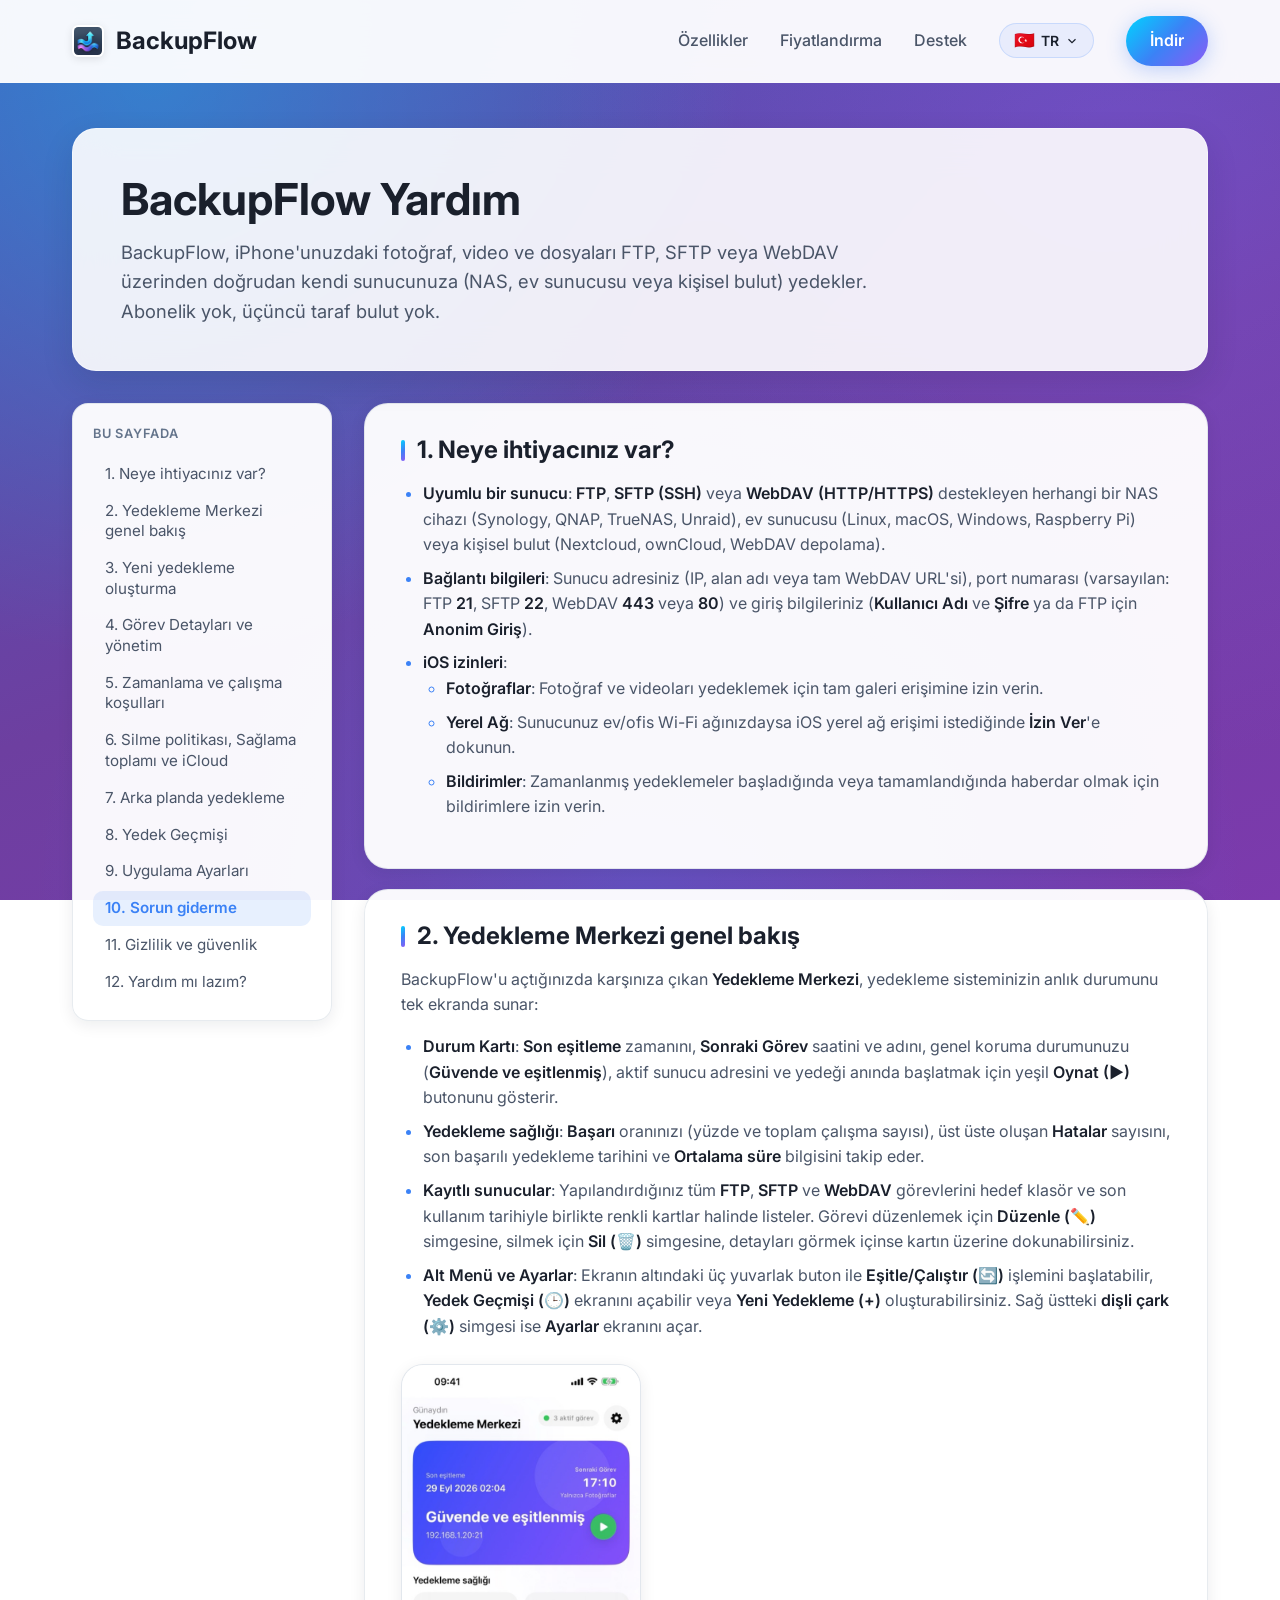
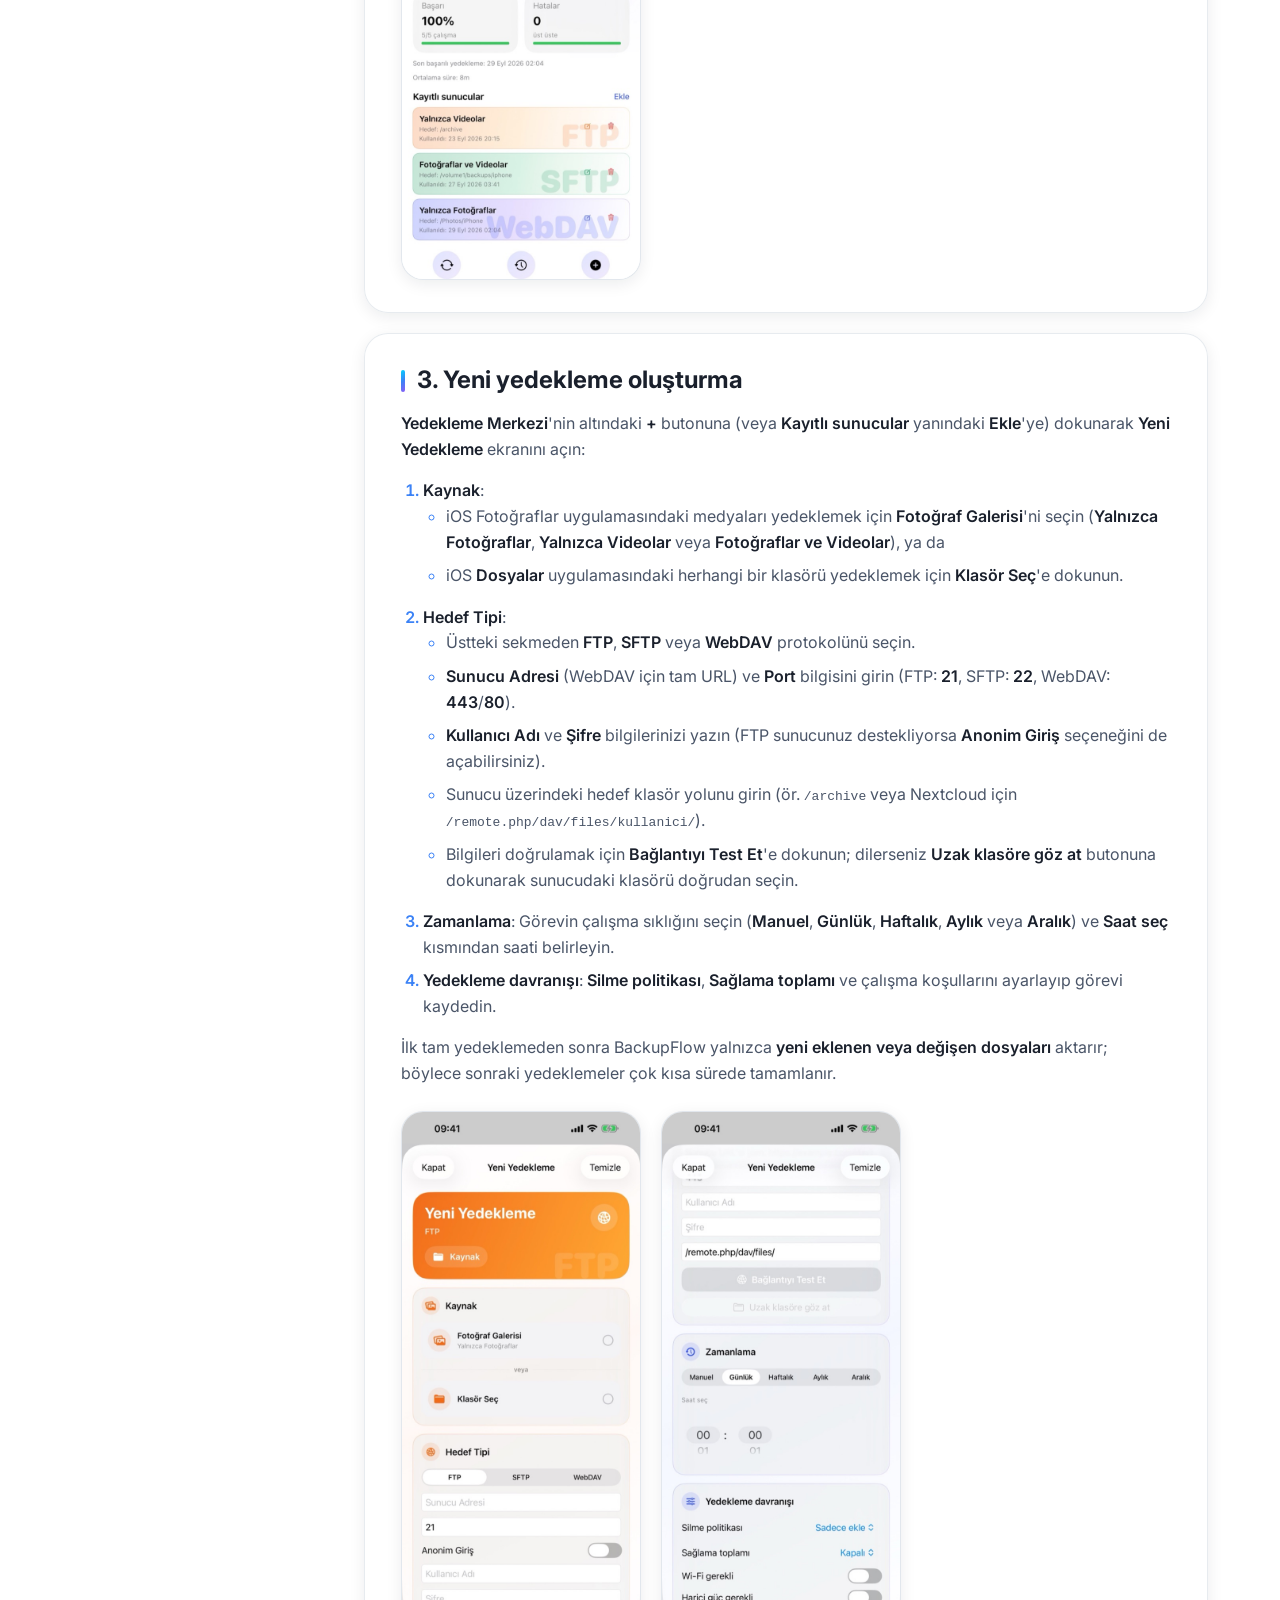
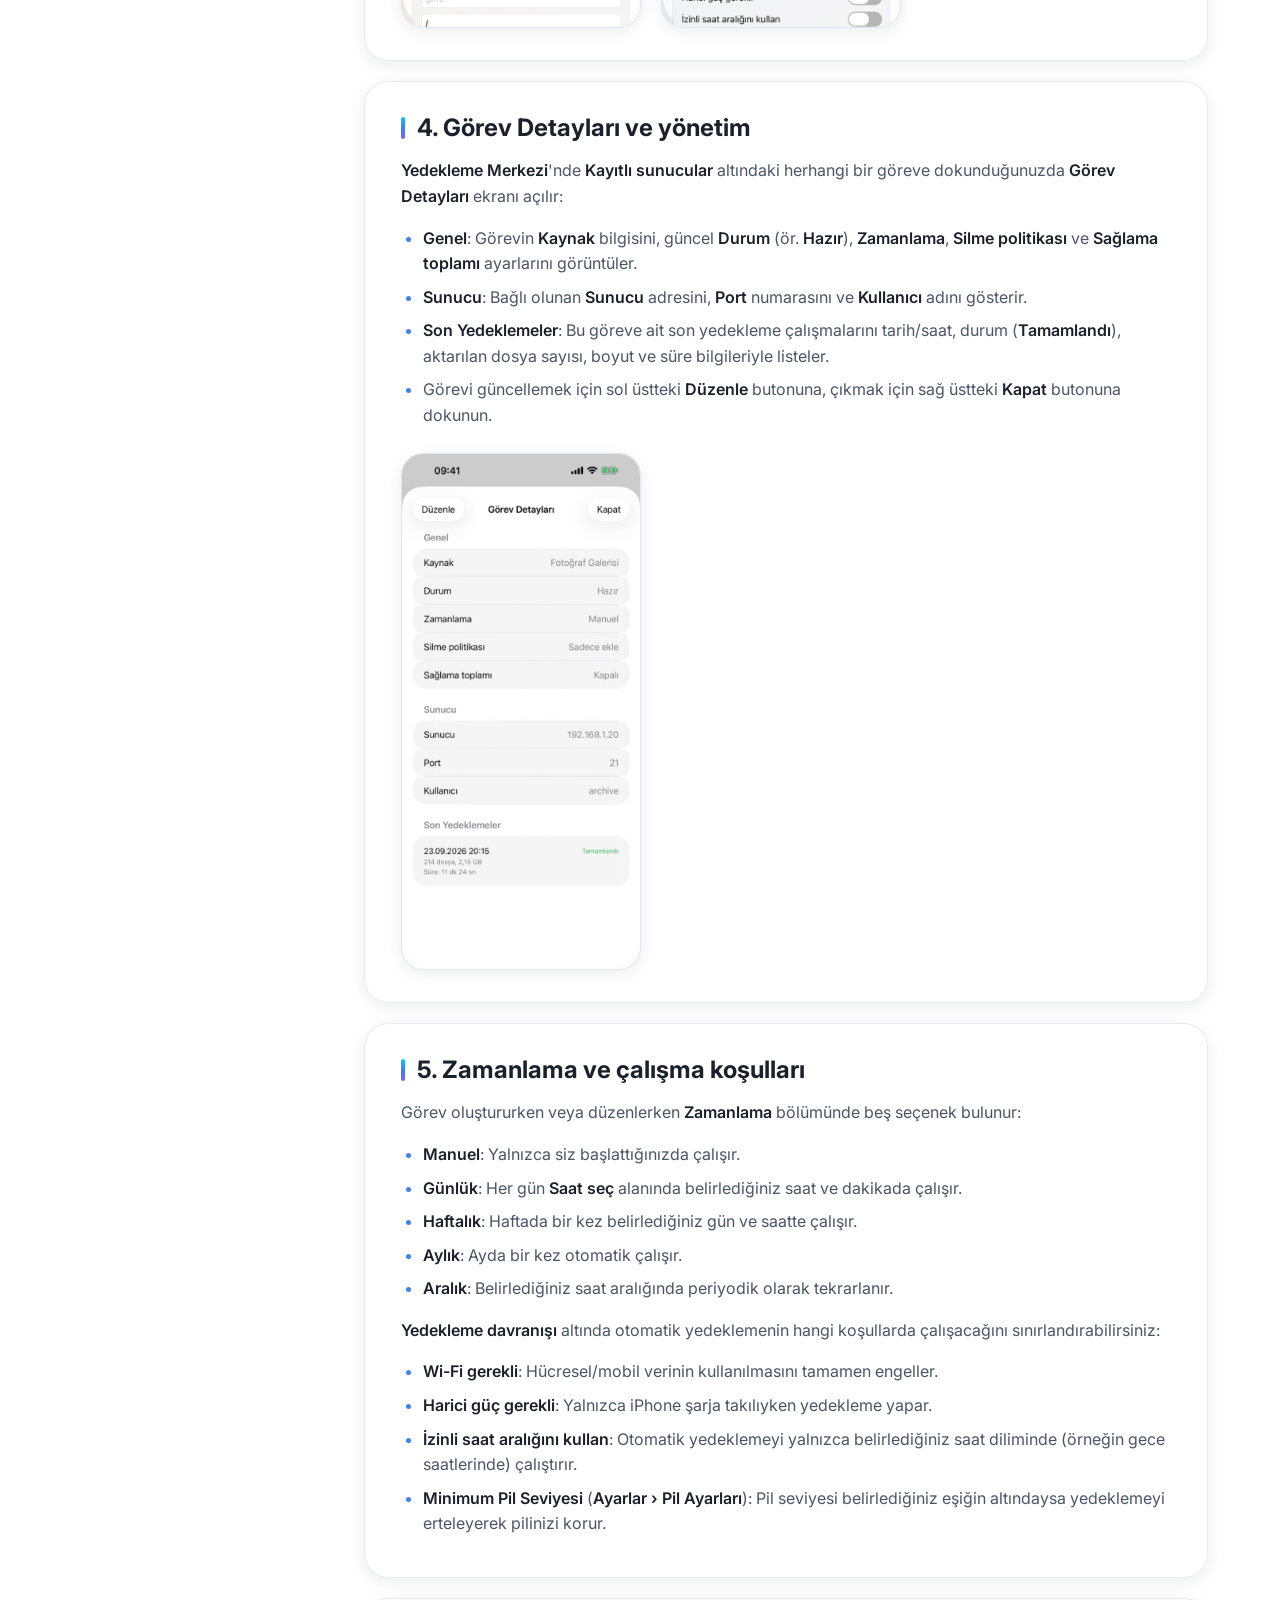
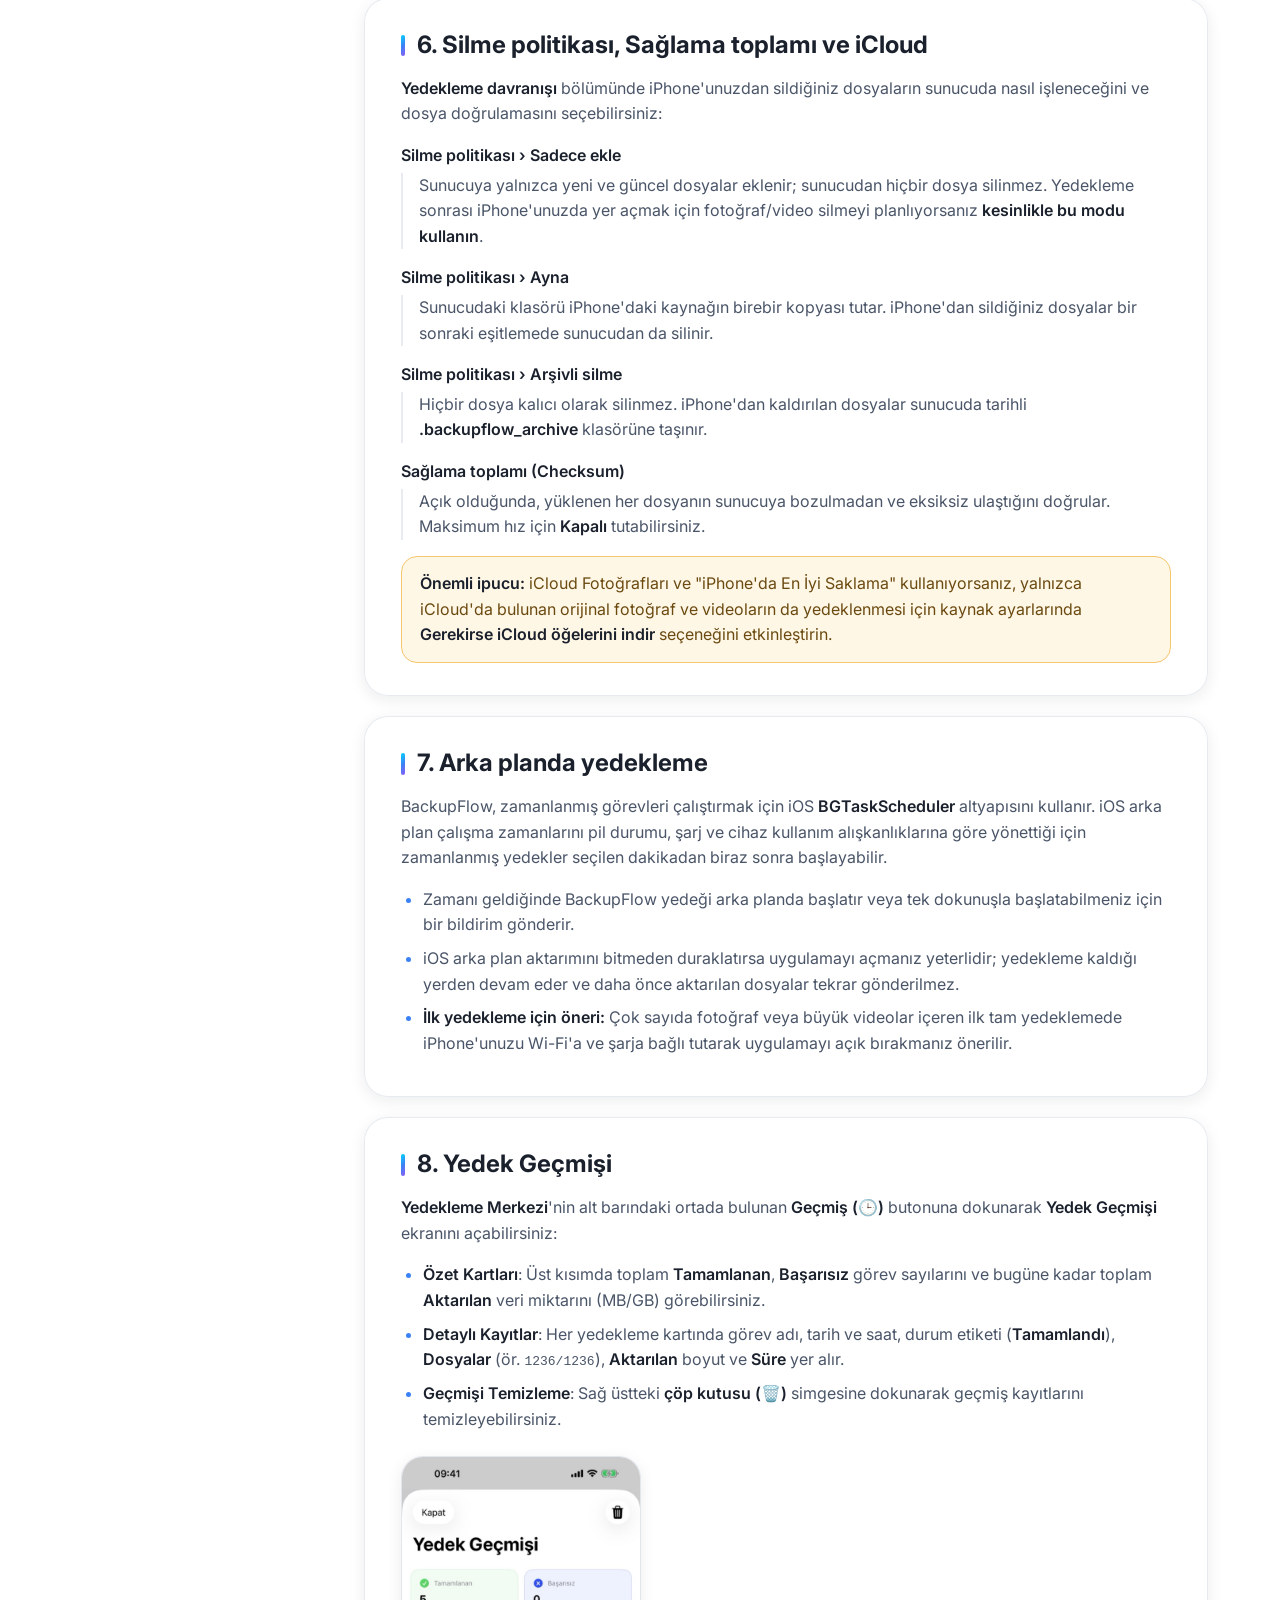
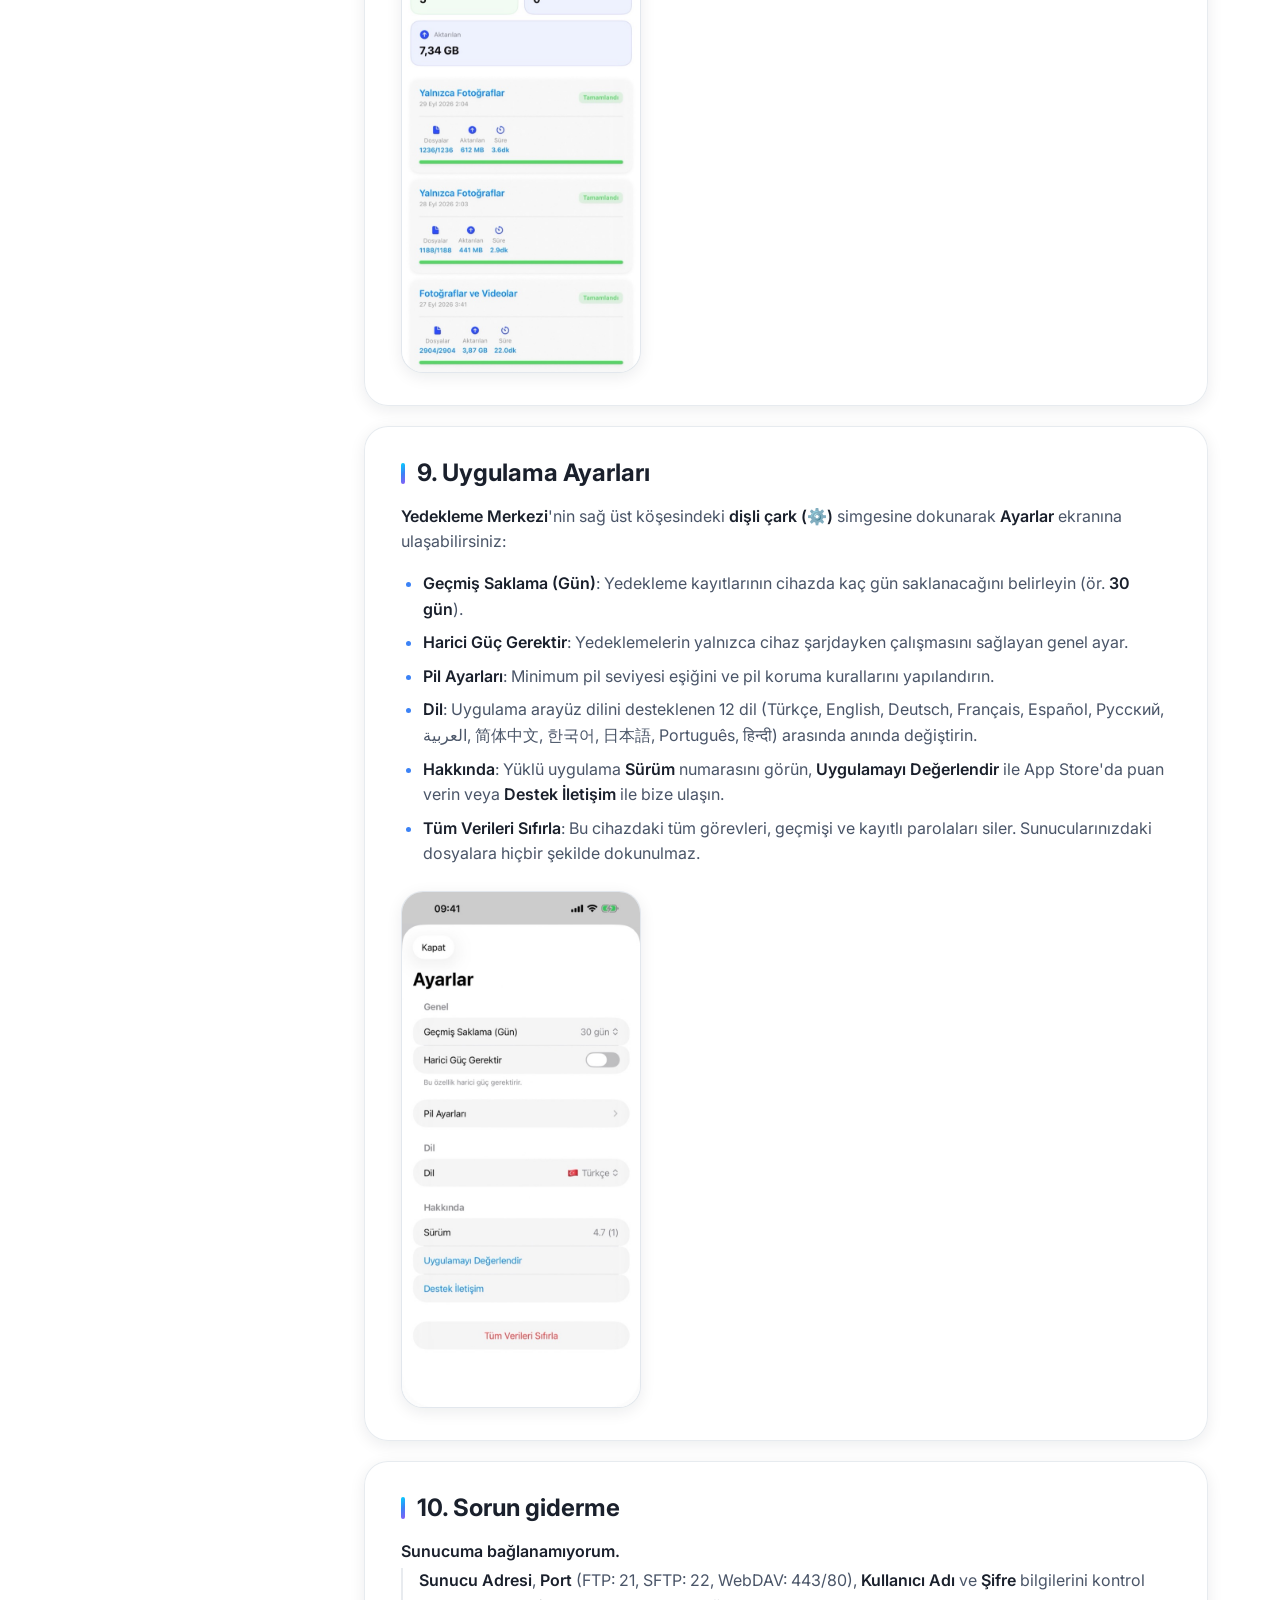
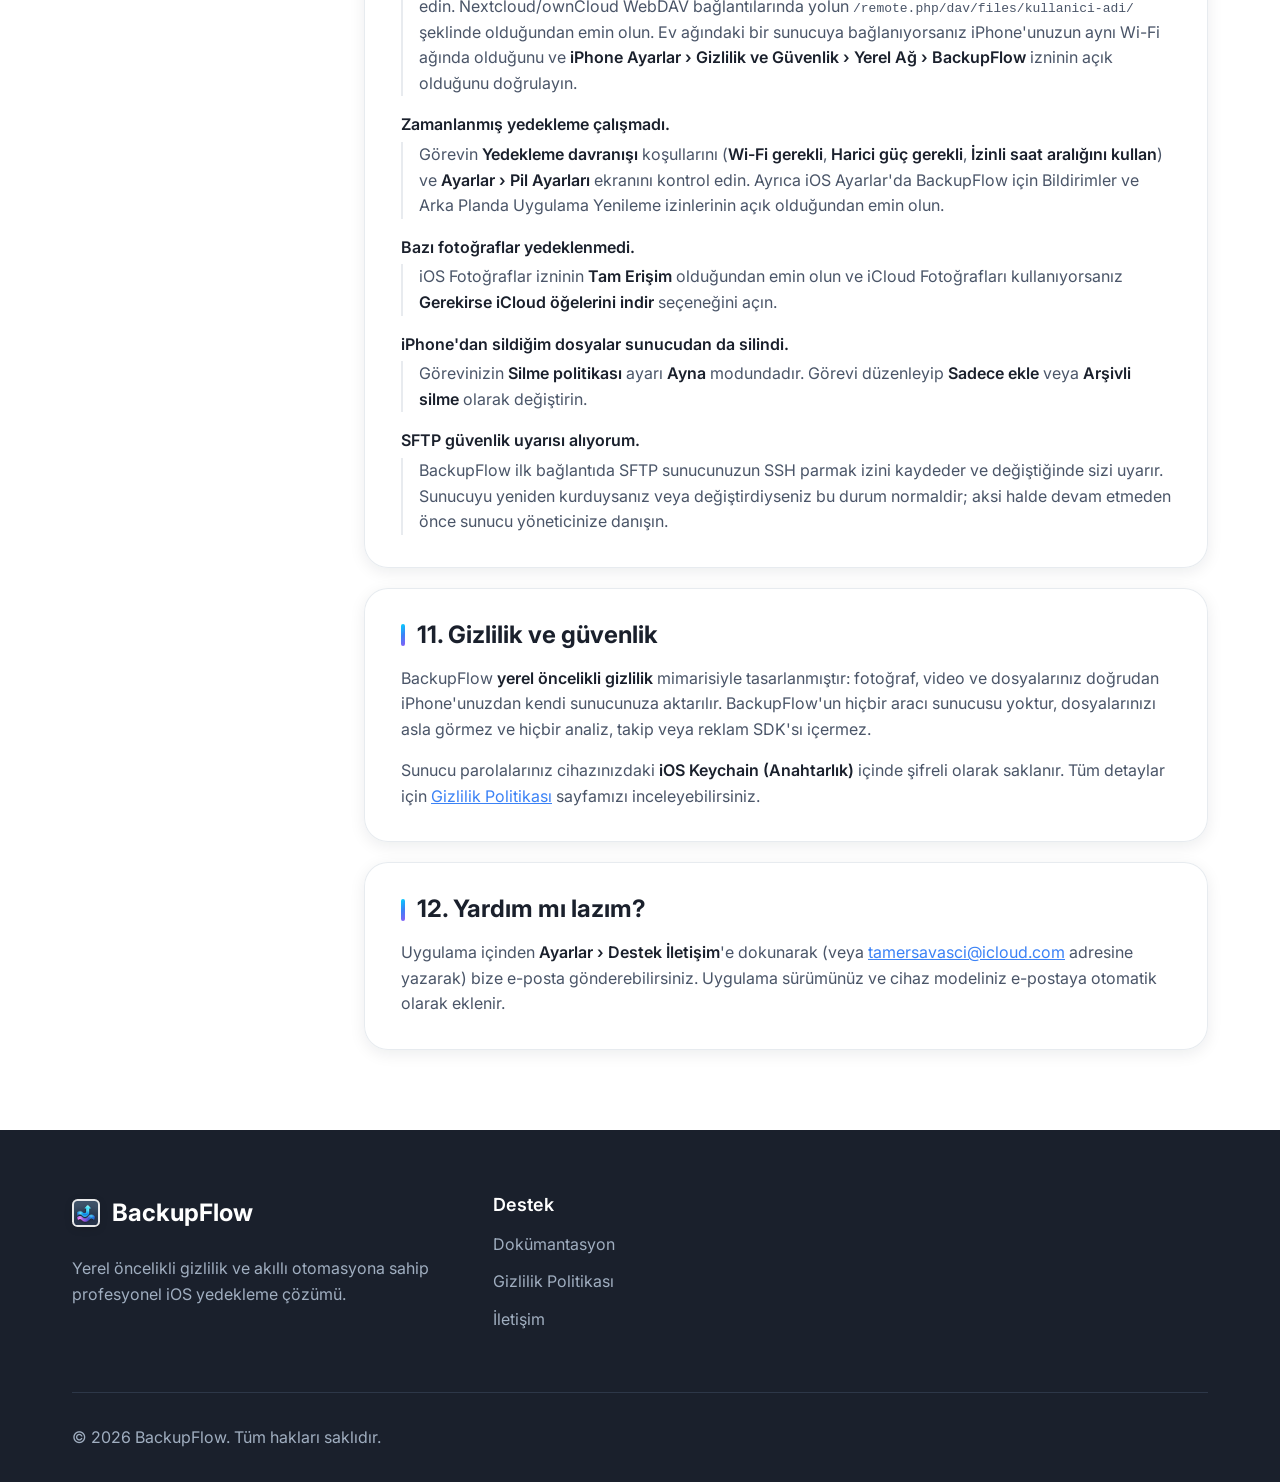
<file: docs/tr/index.html>
<!doctype html>
<html lang="tr" dir="ltr">
    <head>
        <meta charset="UTF-8" />
        <meta name="viewport" content="width=device-width, initial-scale=1.0" />
        <title>BackupFlow Yardım ve Dokümantasyon</title>
        <meta name="description" content="iOS için BackupFlow kullanım kılavuzu: Yedekleme Merkezi, FTP/SFTP/WebDAV kurulumu, Fotoğraf Galerisi ve Dosyalar yedekleme, zamanlama, silme politikaları ve sorun giderme." />
        <meta name="theme-color" content="#3B82F6" />
        <meta name="apple-itunes-app" content="app-id=6753620051" />
        <meta property="og:type" content="article" />
        <meta property="og:title" content="BackupFlow Yardım ve Dokümantasyon" />
        <meta property="og:description" content="iOS için BackupFlow kullanım kılavuzu: Yedekleme Merkezi, FTP/SFTP/WebDAV kurulumu, Fotoğraf Galerisi ve Dosyalar yedekleme, zamanlama, silme politikaları ve sorun giderme." />
        <meta property="og:url" content="https://tsavasci.github.io/BackupFlowWeb/docs/tr/" />
        <meta property="og:image" content="https://tsavasci.github.io/BackupFlowWeb/assets/og-image.jpg" />
        <link rel="canonical" href="https://tsavasci.github.io/BackupFlowWeb/docs/tr/" />
        <link rel="alternate" hreflang="en" href="https://tsavasci.github.io/BackupFlowWeb/docs/en/" />
        <link rel="alternate" hreflang="tr" href="https://tsavasci.github.io/BackupFlowWeb/docs/tr/" />
        <link rel="alternate" hreflang="de" href="https://tsavasci.github.io/BackupFlowWeb/docs/de/" />
        <link rel="alternate" hreflang="fr" href="https://tsavasci.github.io/BackupFlowWeb/docs/fr/" />
        <link rel="alternate" hreflang="es" href="https://tsavasci.github.io/BackupFlowWeb/docs/es/" />
        <link rel="alternate" hreflang="ru" href="https://tsavasci.github.io/BackupFlowWeb/docs/ru/" />
        <link rel="alternate" hreflang="ar" href="https://tsavasci.github.io/BackupFlowWeb/docs/ar/" />
        <link rel="alternate" hreflang="zh" href="https://tsavasci.github.io/BackupFlowWeb/docs/zh/" />
        <link rel="alternate" hreflang="ko" href="https://tsavasci.github.io/BackupFlowWeb/docs/ko/" />
        <link rel="alternate" hreflang="ja" href="https://tsavasci.github.io/BackupFlowWeb/docs/ja/" />
        <link rel="alternate" hreflang="pt" href="https://tsavasci.github.io/BackupFlowWeb/docs/pt/" />
        <link rel="alternate" hreflang="hi" href="https://tsavasci.github.io/BackupFlowWeb/docs/hi/" />
        <link rel="preconnect" href="https://fonts.googleapis.com" />
        <link rel="preconnect" href="https://fonts.gstatic.com" crossorigin />
        <link
            href="https://fonts.googleapis.com/css2?family=Inter:wght@300;400;500;600;700&display=swap"
            rel="stylesheet"
        />
        <link rel="stylesheet" href="../../styles.css" />
        <link rel="stylesheet" href="../docs.css" />
        <link rel="icon" type="image/svg+xml" href="../../favicon.svg" />
    </head>
    <body class="docs-body">
        <a href="#docs-content" class="skip-link">İçeriğe atla</a>
        <nav class="navbar">
            <div class="nav-container">
                <a class="nav-logo" href="../../index.html">
                    <span class="logo-icon">
                        <img src="../../web_logo.png" alt="" class="logo-image" />
                    </span>
                    <span class="logo-text">BackupFlow</span>
                </a>
                <div class="nav-menu" id="nav-menu">
                    <a class="nav-link" href="../../index.html#features">Özellikler</a>
                    <a class="nav-link" href="../../index.html#pricing">Fiyatlandırma</a>
                    <a class="nav-link" href="../../index.html#support">Destek</a>
                    <div class="lang-switcher" id="lang-switcher">
                        <button
                            type="button"
                            class="lang-toggle"
                            id="lang-toggle"
                            aria-haspopup="listbox"
                            aria-expanded="false"
                            aria-controls="lang-menu"
                        >
                            <span class="lang-flag">🇹🇷</span>
                            <span class="lang-code">TR</span>
                            <svg class="lang-caret" viewBox="0 0 24 24" fill="none" stroke="currentColor" stroke-width="2">
                                <path d="M6 9l6 6 6-6" />
                            </svg>
                        </button>
                        <ul class="lang-menu" id="lang-menu" role="listbox" aria-label="Dil">
                            <li role="presentation"><a role="option" class="lang-option" aria-selected="false" href="../en/" hreflang="en" lang="en" data-lang-code="en"><span class="lang-flag">🇬🇧</span><span class="lang-name">English</span></a></li>
                            <li role="presentation"><a role="option" class="lang-option active" aria-selected="true" href="../tr/" hreflang="tr" lang="tr" data-lang-code="tr"><span class="lang-flag">🇹🇷</span><span class="lang-name">Türkçe</span></a></li>
                            <li role="presentation"><a role="option" class="lang-option" aria-selected="false" href="../de/" hreflang="de" lang="de" data-lang-code="de"><span class="lang-flag">🇩🇪</span><span class="lang-name">Deutsch</span></a></li>
                            <li role="presentation"><a role="option" class="lang-option" aria-selected="false" href="../fr/" hreflang="fr" lang="fr" data-lang-code="fr"><span class="lang-flag">🇫🇷</span><span class="lang-name">Français</span></a></li>
                            <li role="presentation"><a role="option" class="lang-option" aria-selected="false" href="../es/" hreflang="es" lang="es" data-lang-code="es"><span class="lang-flag">🇪🇸</span><span class="lang-name">Español</span></a></li>
                            <li role="presentation"><a role="option" class="lang-option" aria-selected="false" href="../ru/" hreflang="ru" lang="ru" data-lang-code="ru"><span class="lang-flag">🇷🇺</span><span class="lang-name">Русский</span></a></li>
                            <li role="presentation"><a role="option" class="lang-option" aria-selected="false" href="../ar/" hreflang="ar" lang="ar" data-lang-code="ar"><span class="lang-flag">🇸🇦</span><span class="lang-name">العربية</span></a></li>
                            <li role="presentation"><a role="option" class="lang-option" aria-selected="false" href="../zh/" hreflang="zh" lang="zh" data-lang-code="zh"><span class="lang-flag">🇨🇳</span><span class="lang-name">简体中文</span></a></li>
                            <li role="presentation"><a role="option" class="lang-option" aria-selected="false" href="../ko/" hreflang="ko" lang="ko" data-lang-code="ko"><span class="lang-flag">🇰🇷</span><span class="lang-name">한국어</span></a></li>
                            <li role="presentation"><a role="option" class="lang-option" aria-selected="false" href="../ja/" hreflang="ja" lang="ja" data-lang-code="ja"><span class="lang-flag">🇯🇵</span><span class="lang-name">日本語</span></a></li>
                            <li role="presentation"><a role="option" class="lang-option" aria-selected="false" href="../pt/" hreflang="pt" lang="pt" data-lang-code="pt"><span class="lang-flag">🇵🇹</span><span class="lang-name">Português</span></a></li>
                            <li role="presentation"><a role="option" class="lang-option" aria-selected="false" href="../hi/" hreflang="hi" lang="hi" data-lang-code="hi"><span class="lang-flag">🇮🇳</span><span class="lang-name">हिन्दी</span></a></li>
                        </ul>
                    </div>
                    <a class="nav-link download-btn" href="https://apps.apple.com/app/backupflow/id6753620051" target="_blank" rel="noopener noreferrer">İndir</a>
                </div>
                <button
                    type="button"
                    class="nav-toggle"
                    aria-label="Menüyü aç/kapat"
                    aria-controls="nav-menu"
                    aria-expanded="false"
                >
                    <span></span>
                    <span></span>
                    <span></span>
                </button>
            </div>
        </nav>

        <main id="docs-content" class="docs-page">
            <div class="container">
                <header class="docs-hero">
                    <h1>BackupFlow Yardım</h1>
                    <p class="docs-lead">BackupFlow, iPhone&#x27;unuzdaki fotoğraf, video ve dosyaları FTP, SFTP veya WebDAV üzerinden doğrudan kendi sunucunuza (NAS, ev sunucusu veya kişisel bulut) yedekler. Abonelik yok, üçüncü taraf bulut yok.</p>
                </header>

                <div class="docs-layout">
                    <aside class="docs-toc" aria-labelledby="docs-toc-title">
                        <p class="docs-toc-title" id="docs-toc-title">Bu sayfada</p>
                        <ol>
                        <li><a href="#what-you-need">1. Neye ihtiyacınız var?</a></li>
                        <li><a href="#backup-hub">2. Yedekleme Merkezi genel bakış</a></li>
                        <li><a href="#first-backup">3. Yeni yedekleme oluşturma</a></li>
                        <li><a href="#task-details">4. Görev Detayları ve yönetim</a></li>
                        <li><a href="#automatic-backups">5. Zamanlama ve çalışma koşulları</a></li>
                        <li><a href="#deleted-files">6. Silme politikası, Sağlama toplamı ve iCloud</a></li>
                        <li><a href="#background">7. Arka planda yedekleme</a></li>
                        <li><a href="#history">8. Yedek Geçmişi</a></li>
                        <li><a href="#settings">9. Uygulama Ayarları</a></li>
                        <li><a href="#troubleshooting">10. Sorun giderme</a></li>
                        <li><a href="#privacy">11. Gizlilik ve güvenlik</a></li>
                        <li><a href="#help">12. Yardım mı lazım?</a></li>
                        </ol>
                    </aside>

                    <article class="docs-content">
                    <section id="what-you-need" class="docs-section">
                        <h2>1. Neye ihtiyacınız var?</h2>
                        <ul>
                        <li><b>Uyumlu bir sunucu</b>: <b>FTP</b>, <b>SFTP (SSH)</b> veya <b>WebDAV (HTTP/HTTPS)</b> destekleyen herhangi bir NAS cihazı (Synology, QNAP, TrueNAS, Unraid), ev sunucusu (Linux, macOS, Windows, Raspberry Pi) veya kişisel bulut (Nextcloud, ownCloud, WebDAV depolama).</li>
                        <li><b>Bağlantı bilgileri</b>: Sunucu adresiniz (IP, alan adı veya tam WebDAV URL'si), port numarası (varsayılan: FTP <b>21</b>, SFTP <b>22</b>, WebDAV <b>443</b> veya <b>80</b>) ve giriş bilgileriniz (<b>Kullanıcı Adı</b> ve <b>Şifre</b> ya da FTP için <b>Anonim Giriş</b>).</li>
                        <li><b>iOS izinleri</b>:
                            <ul>
                                <li><b>Fotoğraflar</b>: Fotoğraf ve videoları yedeklemek için tam galeri erişimine izin verin.</li>
                                <li><b>Yerel Ağ</b>: Sunucunuz ev/ofis Wi-Fi ağınızdaysa iOS yerel ağ erişimi istediğinde <b>İzin Ver</b>'e dokunun.</li>
                                <li><b>Bildirimler</b>: Zamanlanmış yedeklemeler başladığında veya tamamlandığında haberdar olmak için bildirimlere izin verin.</li>
                            </ul>
                        </li>
                        </ul>
                    </section>

                    <section id="backup-hub" class="docs-section">
                        <h2>2. Yedekleme Merkezi genel bakış</h2>
                        <p>BackupFlow'u açtığınızda karşınıza çıkan <b>Yedekleme Merkezi</b>, yedekleme sisteminizin anlık durumunu tek ekranda sunar:</p>
                        <ul>
                        <li><b>Durum Kartı</b>: <b>Son eşitleme</b> zamanını, <b>Sonraki Görev</b> saatini ve adını, genel koruma durumunuzu (<b>Güvende ve eşitlenmiş</b>), aktif sunucu adresini ve yedeği anında başlatmak için yeşil <b>Oynat (▶)</b> butonunu gösterir.</li>
                        <li><b>Yedekleme sağlığı</b>: <b>Başarı</b> oranınızı (yüzde ve toplam çalışma sayısı), üst üste oluşan <b>Hatalar</b> sayısını, son başarılı yedekleme tarihini ve <b>Ortalama süre</b> bilgisini takip eder.</li>
                        <li><b>Kayıtlı sunucular</b>: Yapılandırdığınız tüm <b>FTP</b>, <b>SFTP</b> ve <b>WebDAV</b> görevlerini hedef klasör ve son kullanım tarihiyle birlikte renkli kartlar halinde listeler. Görevi düzenlemek için <b>Düzenle (✏️)</b> simgesine, silmek için <b>Sil (🗑️)</b> simgesine, detayları görmek içinse kartın üzerine dokunabilirsiniz.</li>
                        <li><b>Alt Menü ve Ayarlar</b>: Ekranın altındaki üç yuvarlak buton ile <b>Eşitle/Çalıştır (🔄)</b> işlemini başlatabilir, <b>Yedek Geçmişi (🕒)</b> ekranını açabilir veya <b>Yeni Yedekleme (+)</b> oluşturabilirsiniz. Sağ üstteki <b>dişli çark (⚙️)</b> simgesi ise <b>Ayarlar</b> ekranını açar.</li>
                        </ul>
                        <div class="docs-screens">
                            <figure class="docs-screen-card"><img src="../../assets/screens/tr/1.jpg" width="300" height="649" loading="lazy" decoding="async" alt="2. Yedekleme Merkezi genel bakış" /></figure>
                        </div>
                    </section>

                    <section id="first-backup" class="docs-section">
                        <h2>3. Yeni yedekleme oluşturma</h2>
                        <p><b>Yedekleme Merkezi</b>'nin altındaki <b>+</b> butonuna (veya <b>Kayıtlı sunucular</b> yanındaki <b>Ekle</b>'ye) dokunarak <b>Yeni Yedekleme</b> ekranını açın:</p>
                        <ol>
                        <li><b>Kaynak</b>:
                            <ul>
                                <li>iOS Fotoğraflar uygulamasındaki medyaları yedeklemek için <b>Fotoğraf Galerisi</b>'ni seçin (<b>Yalnızca Fotoğraflar</b>, <b>Yalnızca Videolar</b> veya <b>Fotoğraflar ve Videolar</b>), ya da</li>
                                <li>iOS <b>Dosyalar</b> uygulamasındaki herhangi bir klasörü yedeklemek için <b>Klasör Seç</b>'e dokunun.</li>
                            </ul>
                        </li>
                        <li><b>Hedef Tipi</b>:
                            <ul>
                                <li>Üstteki sekmeden <b>FTP</b>, <b>SFTP</b> veya <b>WebDAV</b> protokolünü seçin.</li>
                                <li><b>Sunucu Adresi</b> (WebDAV için tam URL) ve <b>Port</b> bilgisini girin (FTP: <b>21</b>, SFTP: <b>22</b>, WebDAV: <b>443</b>/<b>80</b>).</li>
                                <li><b>Kullanıcı Adı</b> ve <b>Şifre</b> bilgilerinizi yazın (FTP sunucunuz destekliyorsa <b>Anonim Giriş</b> seçeneğini de açabilirsiniz).</li>
                                <li>Sunucu üzerindeki hedef klasör yolunu girin (ör. <code>/archive</code> veya Nextcloud için <code>/remote.php/dav/files/kullanici/</code>).</li>
                                <li>Bilgileri doğrulamak için <b>Bağlantıyı Test Et</b>'e dokunun; dilerseniz <b>Uzak klasöre göz at</b> butonuna dokunarak sunucudaki klasörü doğrudan seçin.</li>
                            </ul>
                        </li>
                        <li><b>Zamanlama</b>: Görevin çalışma sıklığını seçin (<b>Manuel</b>, <b>Günlük</b>, <b>Haftalık</b>, <b>Aylık</b> veya <b>Aralık</b>) ve <b>Saat seç</b> kısmından saati belirleyin.</li>
                        <li><b>Yedekleme davranışı</b>: <b>Silme politikası</b>, <b>Sağlama toplamı</b> ve çalışma koşullarını ayarlayıp görevi kaydedin.</li>
                        </ol>
                        <p>İlk tam yedeklemeden sonra BackupFlow yalnızca <b>yeni eklenen veya değişen dosyaları</b> aktarır; böylece sonraki yedeklemeler çok kısa sürede tamamlanır.</p>
                        <div class="docs-screens docs-screens-pair">
                            <figure class="docs-screen-card"><img src="../../assets/screens/tr/6.jpg" width="300" height="649" loading="lazy" decoding="async" alt="3. Yeni yedekleme oluşturma" /></figure>
                            <figure class="docs-screen-card"><img src="../../assets/screens/tr/9.jpg" width="300" height="649" loading="lazy" decoding="async" alt="3. Yeni yedekleme oluşturma" /></figure>
                        </div>
                    </section>

                    <section id="task-details" class="docs-section">
                        <h2>4. Görev Detayları ve yönetim</h2>
                        <p><b>Yedekleme Merkezi</b>'nde <b>Kayıtlı sunucular</b> altındaki herhangi bir göreve dokunduğunuzda <b>Görev Detayları</b> ekranı açılır:</p>
                        <ul>
                        <li><b>Genel</b>: Görevin <b>Kaynak</b> bilgisini, güncel <b>Durum</b> (ör. <b>Hazır</b>), <b>Zamanlama</b>, <b>Silme politikası</b> ve <b>Sağlama toplamı</b> ayarlarını görüntüler.</li>
                        <li><b>Sunucu</b>: Bağlı olunan <b>Sunucu</b> adresini, <b>Port</b> numarasını ve <b>Kullanıcı</b> adını gösterir.</li>
                        <li><b>Son Yedeklemeler</b>: Bu göreve ait son yedekleme çalışmalarını tarih/saat, durum (<b>Tamamlandı</b>), aktarılan dosya sayısı, boyut ve süre bilgileriyle listeler.</li>
                        <li>Görevi güncellemek için sol üstteki <b>Düzenle</b> butonuna, çıkmak için sağ üstteki <b>Kapat</b> butonuna dokunun.</li>
                        </ul>
                        <div class="docs-screens">
                            <figure class="docs-screen-card"><img src="../../assets/screens/tr/5.jpg" width="300" height="649" loading="lazy" decoding="async" alt="4. Görev Detayları ve yönetim" /></figure>
                        </div>
                    </section>

                    <section id="automatic-backups" class="docs-section">
                        <h2>5. Zamanlama ve çalışma koşulları</h2>
                        <p>Görev oluştururken veya düzenlerken <b>Zamanlama</b> bölümünde beş seçenek bulunur:</p>
                        <ul>
                        <li><b>Manuel</b>: Yalnızca siz başlattığınızda çalışır.</li>
                        <li><b>Günlük</b>: Her gün <b>Saat seç</b> alanında belirlediğiniz saat ve dakikada çalışır.</li>
                        <li><b>Haftalık</b>: Haftada bir kez belirlediğiniz gün ve saatte çalışır.</li>
                        <li><b>Aylık</b>: Ayda bir kez otomatik çalışır.</li>
                        <li><b>Aralık</b>: Belirlediğiniz saat aralığında periyodik olarak tekrarlanır.</li>
                        </ul>
                        <p><b>Yedekleme davranışı</b> altında otomatik yedeklemenin hangi koşullarda çalışacağını sınırlandırabilirsiniz:</p>
                        <ul>
                        <li><b>Wi-Fi gerekli</b>: Hücresel/mobil verinin kullanılmasını tamamen engeller.</li>
                        <li><b>Harici güç gerekli</b>: Yalnızca iPhone şarja takılıyken yedekleme yapar.</li>
                        <li><b>İzinli saat aralığını kullan</b>: Otomatik yedeklemeyi yalnızca belirlediğiniz saat diliminde (örneğin gece saatlerinde) çalıştırır.</li>
                        <li><b>Minimum Pil Seviyesi</b> (<b>Ayarlar › Pil Ayarları</b>): Pil seviyesi belirlediğiniz eşiğin altındaysa yedeklemeyi erteleyerek pilinizi korur.</li>
                        </ul>
                    </section>

                    <section id="deleted-files" class="docs-section">
                        <h2>6. Silme politikası, Sağlama toplamı ve iCloud</h2>
                        <p><b>Yedekleme davranışı</b> bölümünde iPhone'unuzdan sildiğiniz dosyaların sunucuda nasıl işleneceğini ve dosya doğrulamasını seçebilirsiniz:</p>
                        <dl>
                        <dt>Silme politikası › Sadece ekle</dt>
                        <dd>Sunucuya yalnızca yeni ve güncel dosyalar eklenir; sunucudan hiçbir dosya silinmez. Yedekleme sonrası iPhone'unuzda yer açmak için fotoğraf/video silmeyi planlıyorsanız <b>kesinlikle bu modu kullanın</b>.</dd>
                        <dt>Silme politikası › Ayna</dt>
                        <dd>Sunucudaki klasörü iPhone'daki kaynağın birebir kopyası tutar. iPhone'dan sildiğiniz dosyalar bir sonraki eşitlemede sunucudan da silinir.</dd>
                        <dt>Silme politikası › Arşivli silme</dt>
                        <dd>Hiçbir dosya kalıcı olarak silinmez. iPhone'dan kaldırılan dosyalar sunucuda tarihli <b>.backupflow_archive</b> klasörüne taşınır.</dd>
                        <dt>Sağlama toplamı (Checksum)</dt>
                        <dd>Açık olduğunda, yüklenen her dosyanın sunucuya bozulmadan ve eksiksiz ulaştığını doğrular. Maksimum hız için <b>Kapalı</b> tutabilirsiniz.</dd>
                        </dl>
                        <p class="note"><b>Önemli ipucu:</b> iCloud Fotoğrafları ve "iPhone'da En İyi Saklama" kullanıyorsanız, yalnızca iCloud'da bulunan orijinal fotoğraf ve videoların da yedeklenmesi için kaynak ayarlarında <b>Gerekirse iCloud öğelerini indir</b> seçeneğini etkinleştirin.</p>
                    </section>

                    <section id="background" class="docs-section">
                        <h2>7. Arka planda yedekleme</h2>
                        <p>BackupFlow, zamanlanmış görevleri çalıştırmak için iOS <b>BGTaskScheduler</b> altyapısını kullanır. iOS arka plan çalışma zamanlarını pil durumu, şarj ve cihaz kullanım alışkanlıklarına göre yönettiği için zamanlanmış yedekler seçilen dakikadan biraz sonra başlayabilir.</p>
                        <ul>
                        <li>Zamanı geldiğinde BackupFlow yedeği arka planda başlatır veya tek dokunuşla başlatabilmeniz için bir bildirim gönderir.</li>
                        <li>iOS arka plan aktarımını bitmeden duraklatırsa uygulamayı açmanız yeterlidir; yedekleme kaldığı yerden devam eder ve daha önce aktarılan dosyalar tekrar gönderilmez.</li>
                        <li><b>İlk yedekleme için öneri:</b> Çok sayıda fotoğraf veya büyük videolar içeren ilk tam yedeklemede iPhone'unuzu Wi-Fi'a ve şarja bağlı tutarak uygulamayı açık bırakmanız önerilir.</li>
                        </ul>
                    </section>

                    <section id="history" class="docs-section">
                        <h2>8. Yedek Geçmişi</h2>
                        <p><b>Yedekleme Merkezi</b>'nin alt barındaki ortada bulunan <b>Geçmiş (🕒)</b> butonuna dokunarak <b>Yedek Geçmişi</b> ekranını açabilirsiniz:</p>
                        <ul>
                        <li><b>Özet Kartları</b>: Üst kısımda toplam <b>Tamamlanan</b>, <b>Başarısız</b> görev sayılarını ve bugüne kadar toplam <b>Aktarılan</b> veri miktarını (MB/GB) görebilirsiniz.</li>
                        <li><b>Detaylı Kayıtlar</b>: Her yedekleme kartında görev adı, tarih ve saat, durum etiketi (<b>Tamamlandı</b>), <b>Dosyalar</b> (ör. <code>1236/1236</code>), <b>Aktarılan</b> boyut ve <b>Süre</b> yer alır.</li>
                        <li><b>Geçmişi Temizleme</b>: Sağ üstteki <b>çöp kutusu (🗑️)</b> simgesine dokunarak geçmiş kayıtlarını temizleyebilirsiniz.</li>
                        </ul>
                        <div class="docs-screens">
                            <figure class="docs-screen-card"><img src="../../assets/screens/tr/3.jpg" width="300" height="649" loading="lazy" decoding="async" alt="8. Yedek Geçmişi" /></figure>
                        </div>
                    </section>

                    <section id="settings" class="docs-section">
                        <h2>9. Uygulama Ayarları</h2>
                        <p><b>Yedekleme Merkezi</b>'nin sağ üst köşesindeki <b>dişli çark (⚙️)</b> simgesine dokunarak <b>Ayarlar</b> ekranına ulaşabilirsiniz:</p>
                        <ul>
                        <li><b>Geçmiş Saklama (Gün)</b>: Yedekleme kayıtlarının cihazda kaç gün saklanacağını belirleyin (ör. <b>30 gün</b>).</li>
                        <li><b>Harici Güç Gerektir</b>: Yedeklemelerin yalnızca cihaz şarjdayken çalışmasını sağlayan genel ayar.</li>
                        <li><b>Pil Ayarları</b>: Minimum pil seviyesi eşiğini ve pil koruma kurallarını yapılandırın.</li>
                        <li><b>Dil</b>: Uygulama arayüz dilini desteklenen 12 dil (Türkçe, English, Deutsch, Français, Español, Русский, العربية, 简体中文, 한국어, 日本語, Português, हिन्दी) arasında anında değiştirin.</li>
                        <li><b>Hakkında</b>: Yüklü uygulama <b>Sürüm</b> numarasını görün, <b>Uygulamayı Değerlendir</b> ile App Store'da puan verin veya <b>Destek İletişim</b> ile bize ulaşın.</li>
                        <li><b>Tüm Verileri Sıfırla</b>: Bu cihazdaki tüm görevleri, geçmişi ve kayıtlı parolaları siler. Sunucularınızdaki dosyalara hiçbir şekilde dokunulmaz.</li>
                        </ul>
                        <div class="docs-screens">
                            <figure class="docs-screen-card"><img src="../../assets/screens/tr/10.jpg" width="300" height="649" loading="lazy" decoding="async" alt="9. Uygulama Ayarları" /></figure>
                        </div>
                    </section>

                    <section id="troubleshooting" class="docs-section">
                        <h2>10. Sorun giderme</h2>
                        <dl>
                        <dt>Sunucuma bağlanamıyorum.</dt>
                        <dd><b>Sunucu Adresi</b>, <b>Port</b> (FTP: 21, SFTP: 22, WebDAV: 443/80), <b>Kullanıcı Adı</b> ve <b>Şifre</b> bilgilerini kontrol edin. Nextcloud/ownCloud WebDAV bağlantılarında yolun <code>/remote.php/dav/files/kullanici-adi/</code> şeklinde olduğundan emin olun. Ev ağındaki bir sunucuya bağlanıyorsanız iPhone'unuzun aynı Wi-Fi ağında olduğunu ve <b>iPhone Ayarlar › Gizlilik ve Güvenlik › Yerel Ağ › BackupFlow</b> izninin açık olduğunu doğrulayın.</dd>
                        <dt>Zamanlanmış yedekleme çalışmadı.</dt>
                        <dd>Görevin <b>Yedekleme davranışı</b> koşullarını (<b>Wi-Fi gerekli</b>, <b>Harici güç gerekli</b>, <b>İzinli saat aralığını kullan</b>) ve <b>Ayarlar › Pil Ayarları</b> ekranını kontrol edin. Ayrıca iOS Ayarlar'da BackupFlow için Bildirimler ve Arka Planda Uygulama Yenileme izinlerinin açık olduğundan emin olun.</dd>
                        <dt>Bazı fotoğraflar yedeklenmedi.</dt>
                        <dd>iOS Fotoğraflar izninin <b>Tam Erişim</b> olduğundan emin olun ve iCloud Fotoğrafları kullanıyorsanız <b>Gerekirse iCloud öğelerini indir</b> seçeneğini açın.</dd>
                        <dt>iPhone'dan sildiğim dosyalar sunucudan da silindi.</dt>
                        <dd>Görevinizin <b>Silme politikası</b> ayarı <b>Ayna</b> modundadır. Görevi düzenleyip <b>Sadece ekle</b> veya <b>Arşivli silme</b> olarak değiştirin.</dd>
                        <dt>SFTP güvenlik uyarısı alıyorum.</dt>
                        <dd>BackupFlow ilk bağlantıda SFTP sunucunuzun SSH parmak izini kaydeder ve değiştiğinde sizi uyarır. Sunucuyu yeniden kurduysanız veya değiştirdiyseniz bu durum normaldir; aksi halde devam etmeden önce sunucu yöneticinize danışın.</dd>
                        </dl>
                    </section>

                    <section id="privacy" class="docs-section">
                        <h2>11. Gizlilik ve güvenlik</h2>
                        <p>BackupFlow <b>yerel öncelikli gizlilik</b> mimarisiyle tasarlanmıştır: fotoğraf, video ve dosyalarınız doğrudan iPhone'unuzdan kendi sunucunuza aktarılır. BackupFlow'un hiçbir aracı sunucusu yoktur, dosyalarınızı asla görmez ve hiçbir analiz, takip veya reklam SDK'sı içermez.</p>
                        <p>Sunucu parolalarınız cihazınızdaki <b>iOS Keychain (Anahtarlık)</b> içinde şifreli olarak saklanır. Tüm detaylar için <a href="../../privacy-policy.html">Gizlilik Politikası</a> sayfamızı inceleyebilirsiniz.</p>
                    </section>

                    <section id="help" class="docs-section">
                        <h2>12. Yardım mı lazım?</h2>
                        <p>Uygulama içinden <b>Ayarlar › Destek İletişim</b>'e dokunarak (veya <a href="mailto:tamersavasci@icloud.com">tamersavasci@icloud.com</a> adresine yazarak) bize e-posta gönderebilirsiniz. Uygulama sürümünüz ve cihaz modeliniz e-postaya otomatik olarak eklenir.</p>
                    </section>
                    </article>
                </div>
            </div>
        </main>

        <footer class="footer">
            <div class="container">
                <div class="footer-content">
                    <div class="footer-brand">
                        <div class="footer-logo">
                            <div class="logo-icon">
                                <img src="../../web_logo.png" alt="" class="logo-image" />
                            </div>
                            <span class="logo-text">BackupFlow</span>
                        </div>
                        <p class="footer-description">Yerel öncelikli gizlilik ve akıllı otomasyona sahip profesyonel iOS yedekleme çözümü.</p>
                    </div>
                    <div class="footer-links">
                        <div class="footer-column">
                            <h4>Destek</h4>
                            <a href="./">Dokümantasyon</a>
                            <a href="../../privacy-policy.html?lang=tr">Gizlilik Politikası</a>
                            <a href="mailto:tamersavasci@icloud.com">İletişim</a>
                        </div>
                    </div>
                </div>
                <div class="footer-bottom">
                    <p>&copy; 2026 BackupFlow. Tüm hakları saklıdır.</p>
                </div>
            </div>
        </footer>

        <script src="../docs.js"></script>
    </body>
</html>
</file>
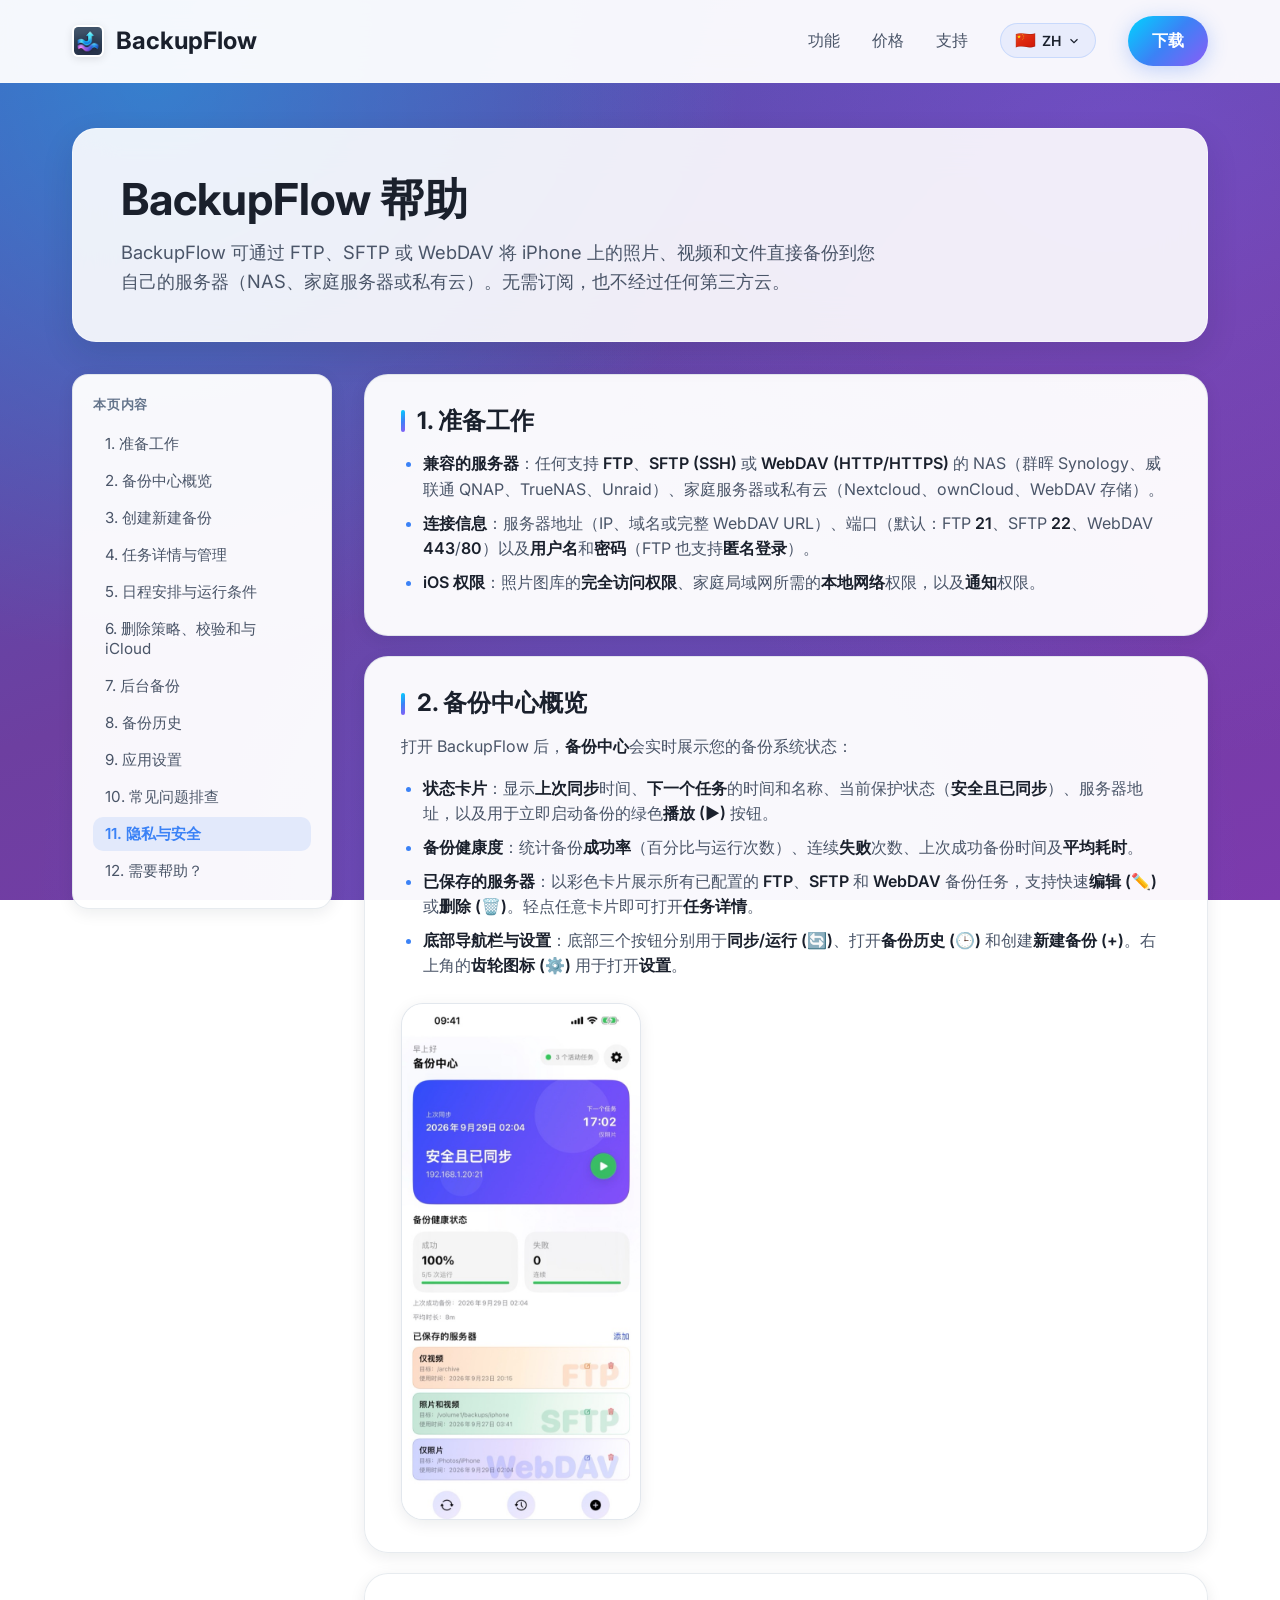
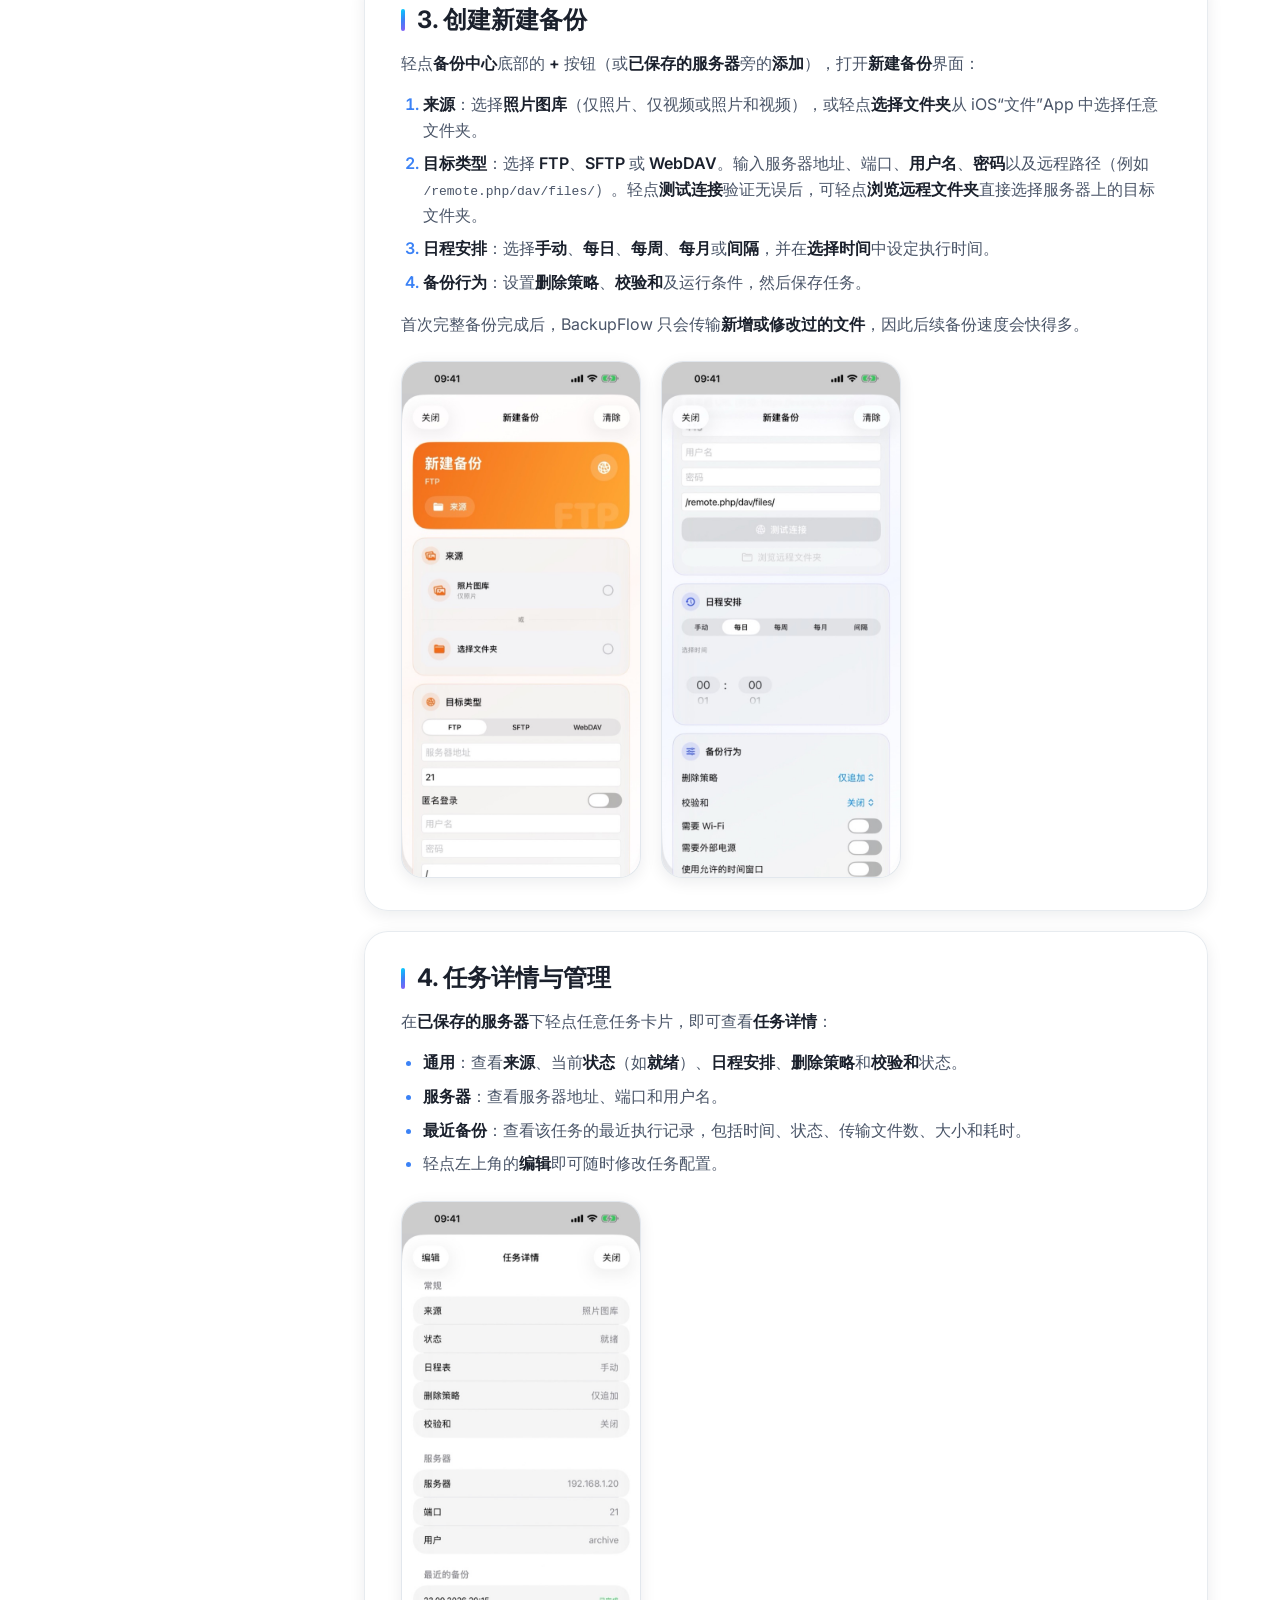
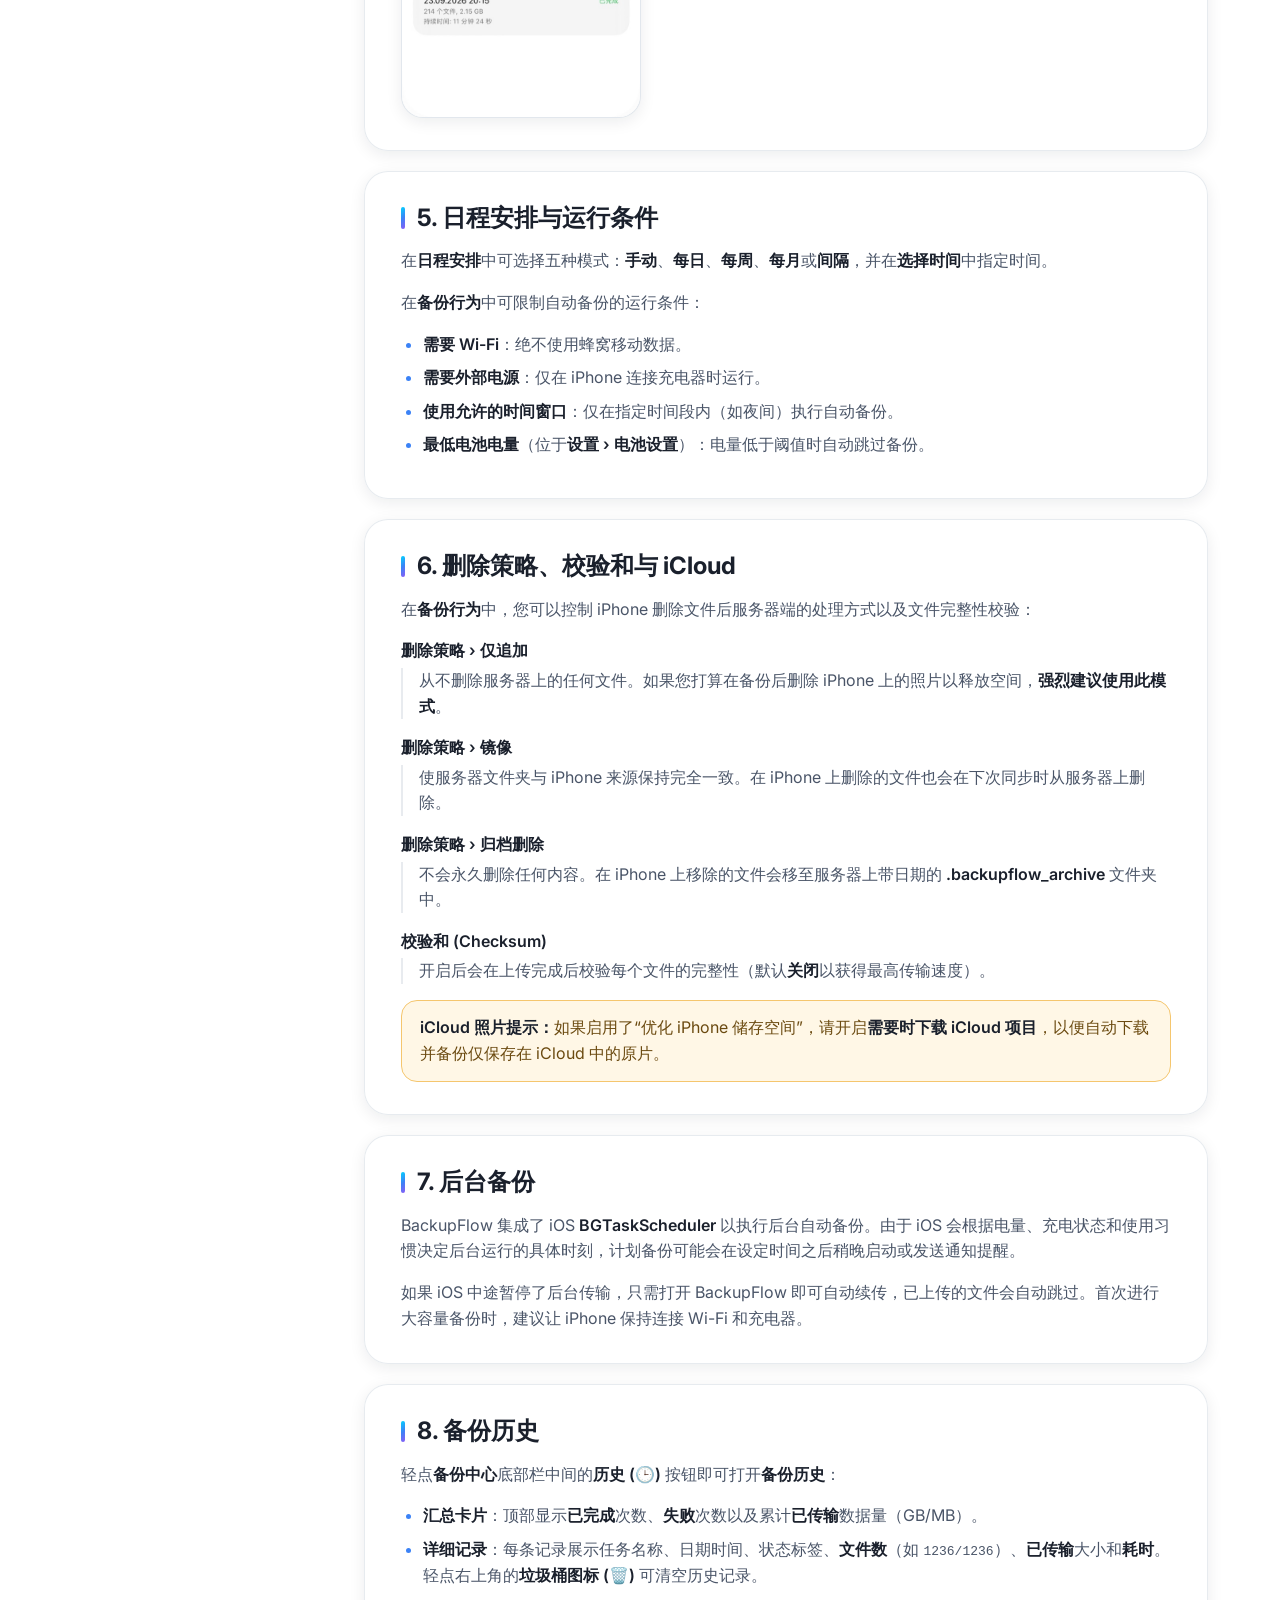
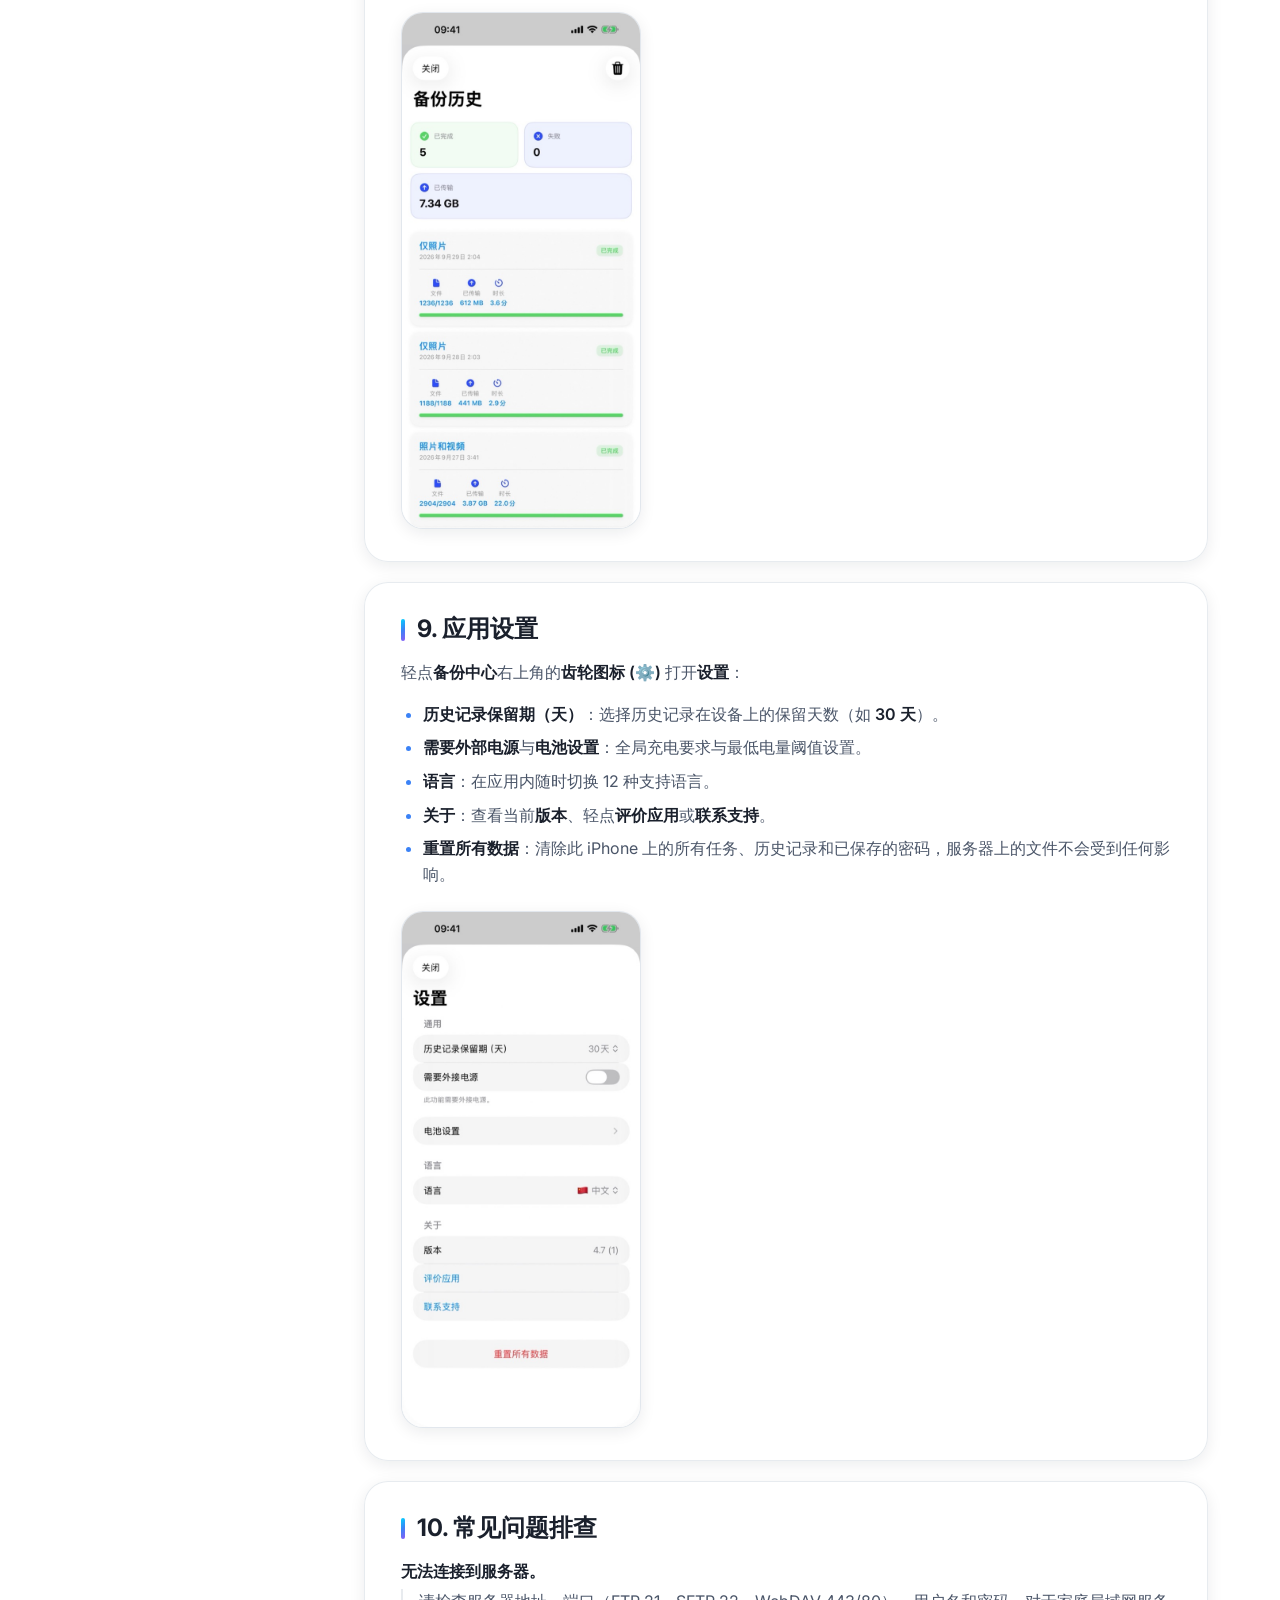
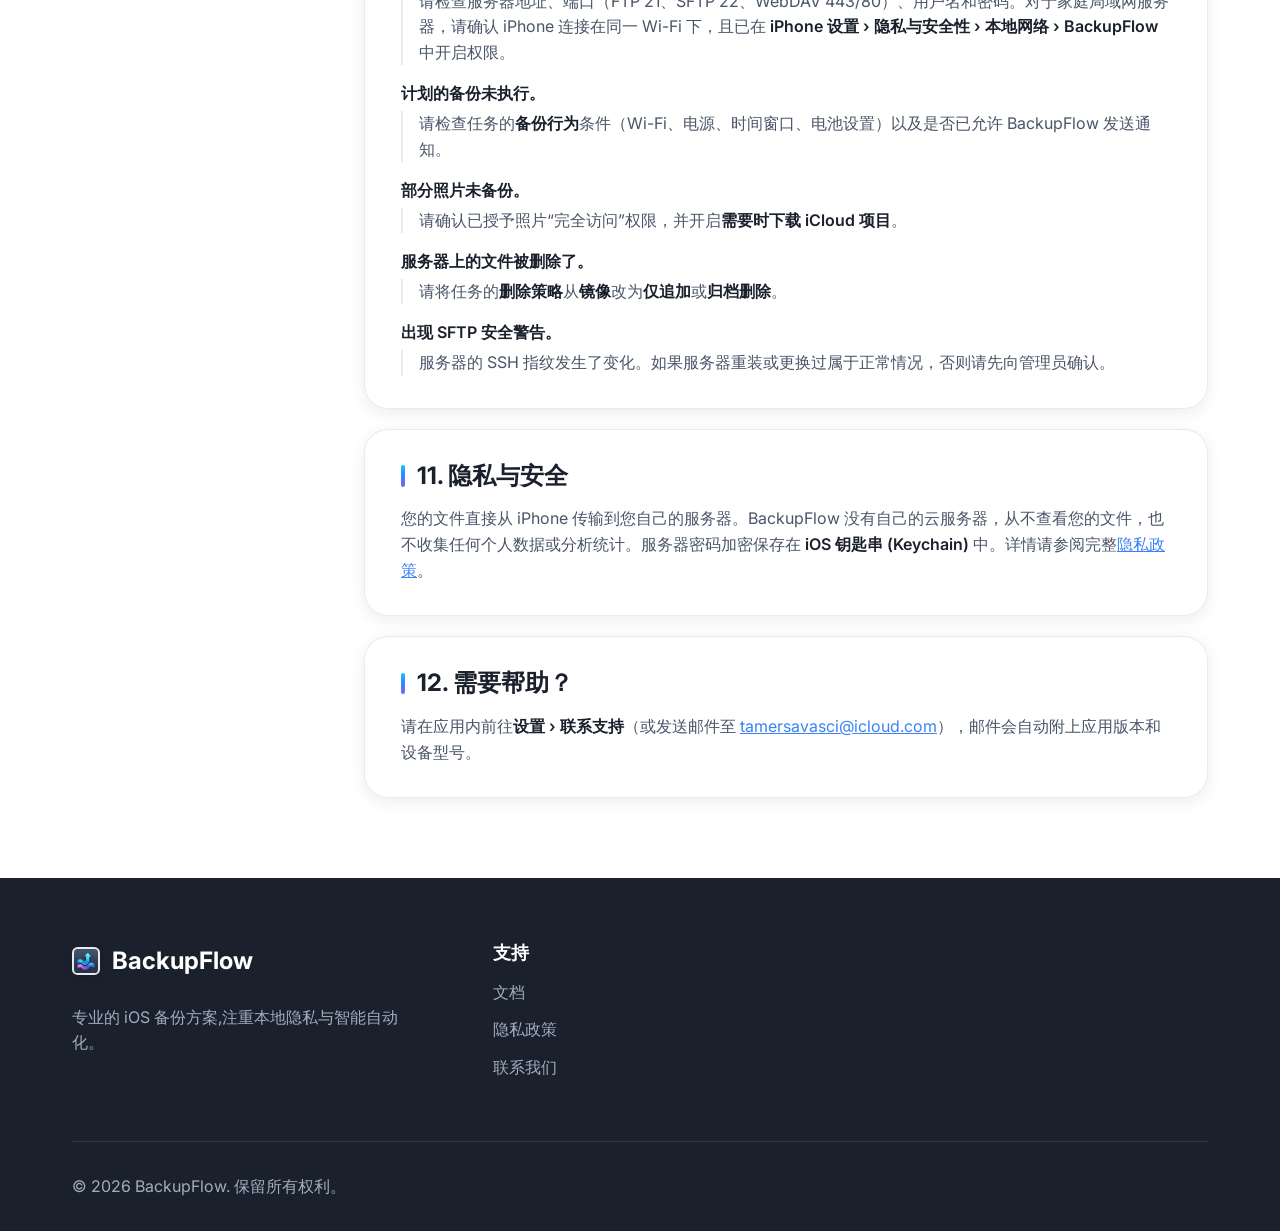
<file: docs/zh/index.html>
<!doctype html>
<html lang="zh" dir="ltr">
    <head>
        <meta charset="UTF-8" />
        <meta name="viewport" content="width=device-width, initial-scale=1.0" />
        <title>BackupFlow 帮助与文档</title>
        <meta name="description" content="iOS 版 BackupFlow 完整指南：备份中心、FTP/SFTP/WebDAV 配置、照片图库与文件备份、日程安排、删除策略、校验和验证及常见问题解答。" />
        <meta name="theme-color" content="#3B82F6" />
        <meta name="apple-itunes-app" content="app-id=6753620051" />
        <meta property="og:type" content="article" />
        <meta property="og:title" content="BackupFlow 帮助与文档" />
        <meta property="og:description" content="iOS 版 BackupFlow 完整指南：备份中心、FTP/SFTP/WebDAV 配置、照片图库与文件备份、日程安排、删除策略、校验和验证及常见问题解答。" />
        <meta property="og:url" content="https://tsavasci.github.io/BackupFlowWeb/docs/zh/" />
        <meta property="og:image" content="https://tsavasci.github.io/BackupFlowWeb/assets/og-image.jpg" />
        <link rel="canonical" href="https://tsavasci.github.io/BackupFlowWeb/docs/zh/" />
        <link rel="alternate" hreflang="en" href="https://tsavasci.github.io/BackupFlowWeb/docs/en/" />
        <link rel="alternate" hreflang="tr" href="https://tsavasci.github.io/BackupFlowWeb/docs/tr/" />
        <link rel="alternate" hreflang="de" href="https://tsavasci.github.io/BackupFlowWeb/docs/de/" />
        <link rel="alternate" hreflang="fr" href="https://tsavasci.github.io/BackupFlowWeb/docs/fr/" />
        <link rel="alternate" hreflang="es" href="https://tsavasci.github.io/BackupFlowWeb/docs/es/" />
        <link rel="alternate" hreflang="ru" href="https://tsavasci.github.io/BackupFlowWeb/docs/ru/" />
        <link rel="alternate" hreflang="ar" href="https://tsavasci.github.io/BackupFlowWeb/docs/ar/" />
        <link rel="alternate" hreflang="zh" href="https://tsavasci.github.io/BackupFlowWeb/docs/zh/" />
        <link rel="alternate" hreflang="ko" href="https://tsavasci.github.io/BackupFlowWeb/docs/ko/" />
        <link rel="alternate" hreflang="ja" href="https://tsavasci.github.io/BackupFlowWeb/docs/ja/" />
        <link rel="alternate" hreflang="pt" href="https://tsavasci.github.io/BackupFlowWeb/docs/pt/" />
        <link rel="alternate" hreflang="hi" href="https://tsavasci.github.io/BackupFlowWeb/docs/hi/" />
        <link rel="preconnect" href="https://fonts.googleapis.com" />
        <link rel="preconnect" href="https://fonts.gstatic.com" crossorigin />
        <link
            href="https://fonts.googleapis.com/css2?family=Inter:wght@300;400;500;600;700&display=swap"
            rel="stylesheet"
        />
        <link rel="stylesheet" href="../../styles.css" />
        <link rel="stylesheet" href="../docs.css" />
        <link rel="icon" type="image/svg+xml" href="../../favicon.svg" />
    </head>
    <body class="docs-body">
        <a href="#docs-content" class="skip-link">跳转到内容</a>
        <nav class="navbar">
            <div class="nav-container">
                <a class="nav-logo" href="../../index.html">
                    <span class="logo-icon">
                        <img src="../../web_logo.png" alt="" class="logo-image" />
                    </span>
                    <span class="logo-text">BackupFlow</span>
                </a>
                <div class="nav-menu" id="nav-menu">
                    <a class="nav-link" href="../../index.html#features">功能</a>
                    <a class="nav-link" href="../../index.html#pricing">价格</a>
                    <a class="nav-link" href="../../index.html#support">支持</a>
                    <div class="lang-switcher" id="lang-switcher">
                        <button
                            type="button"
                            class="lang-toggle"
                            id="lang-toggle"
                            aria-haspopup="listbox"
                            aria-expanded="false"
                            aria-controls="lang-menu"
                        >
                            <span class="lang-flag">🇨🇳</span>
                            <span class="lang-code">ZH</span>
                            <svg class="lang-caret" viewBox="0 0 24 24" fill="none" stroke="currentColor" stroke-width="2">
                                <path d="M6 9l6 6 6-6" />
                            </svg>
                        </button>
                        <ul class="lang-menu" id="lang-menu" role="listbox" aria-label="语言">
                            <li role="presentation"><a role="option" class="lang-option" aria-selected="false" href="../en/" hreflang="en" lang="en" data-lang-code="en"><span class="lang-flag">🇬🇧</span><span class="lang-name">English</span></a></li>
                            <li role="presentation"><a role="option" class="lang-option" aria-selected="false" href="../tr/" hreflang="tr" lang="tr" data-lang-code="tr"><span class="lang-flag">🇹🇷</span><span class="lang-name">Türkçe</span></a></li>
                            <li role="presentation"><a role="option" class="lang-option" aria-selected="false" href="../de/" hreflang="de" lang="de" data-lang-code="de"><span class="lang-flag">🇩🇪</span><span class="lang-name">Deutsch</span></a></li>
                            <li role="presentation"><a role="option" class="lang-option" aria-selected="false" href="../fr/" hreflang="fr" lang="fr" data-lang-code="fr"><span class="lang-flag">🇫🇷</span><span class="lang-name">Français</span></a></li>
                            <li role="presentation"><a role="option" class="lang-option" aria-selected="false" href="../es/" hreflang="es" lang="es" data-lang-code="es"><span class="lang-flag">🇪🇸</span><span class="lang-name">Español</span></a></li>
                            <li role="presentation"><a role="option" class="lang-option" aria-selected="false" href="../ru/" hreflang="ru" lang="ru" data-lang-code="ru"><span class="lang-flag">🇷🇺</span><span class="lang-name">Русский</span></a></li>
                            <li role="presentation"><a role="option" class="lang-option" aria-selected="false" href="../ar/" hreflang="ar" lang="ar" data-lang-code="ar"><span class="lang-flag">🇸🇦</span><span class="lang-name">العربية</span></a></li>
                            <li role="presentation"><a role="option" class="lang-option active" aria-selected="true" href="../zh/" hreflang="zh" lang="zh" data-lang-code="zh"><span class="lang-flag">🇨🇳</span><span class="lang-name">简体中文</span></a></li>
                            <li role="presentation"><a role="option" class="lang-option" aria-selected="false" href="../ko/" hreflang="ko" lang="ko" data-lang-code="ko"><span class="lang-flag">🇰🇷</span><span class="lang-name">한국어</span></a></li>
                            <li role="presentation"><a role="option" class="lang-option" aria-selected="false" href="../ja/" hreflang="ja" lang="ja" data-lang-code="ja"><span class="lang-flag">🇯🇵</span><span class="lang-name">日本語</span></a></li>
                            <li role="presentation"><a role="option" class="lang-option" aria-selected="false" href="../pt/" hreflang="pt" lang="pt" data-lang-code="pt"><span class="lang-flag">🇵🇹</span><span class="lang-name">Português</span></a></li>
                            <li role="presentation"><a role="option" class="lang-option" aria-selected="false" href="../hi/" hreflang="hi" lang="hi" data-lang-code="hi"><span class="lang-flag">🇮🇳</span><span class="lang-name">हिन्दी</span></a></li>
                        </ul>
                    </div>
                    <a class="nav-link download-btn" href="https://apps.apple.com/app/backupflow/id6753620051" target="_blank" rel="noopener noreferrer">下载</a>
                </div>
                <button
                    type="button"
                    class="nav-toggle"
                    aria-label="切换导航"
                    aria-controls="nav-menu"
                    aria-expanded="false"
                >
                    <span></span>
                    <span></span>
                    <span></span>
                </button>
            </div>
        </nav>

        <main id="docs-content" class="docs-page">
            <div class="container">
                <header class="docs-hero">
                    <h1>BackupFlow 帮助</h1>
                    <p class="docs-lead">BackupFlow 可通过 FTP、SFTP 或 WebDAV 将 iPhone 上的照片、视频和文件直接备份到您自己的服务器（NAS、家庭服务器或私有云）。无需订阅，也不经过任何第三方云。</p>
                </header>

                <div class="docs-layout">
                    <aside class="docs-toc" aria-labelledby="docs-toc-title">
                        <p class="docs-toc-title" id="docs-toc-title">本页内容</p>
                        <ol>
                        <li><a href="#what-you-need">1. 准备工作</a></li>
                        <li><a href="#backup-hub">2. 备份中心概览</a></li>
                        <li><a href="#first-backup">3. 创建新建备份</a></li>
                        <li><a href="#task-details">4. 任务详情与管理</a></li>
                        <li><a href="#automatic-backups">5. 日程安排与运行条件</a></li>
                        <li><a href="#deleted-files">6. 删除策略、校验和与 iCloud</a></li>
                        <li><a href="#background">7. 后台备份</a></li>
                        <li><a href="#history">8. 备份历史</a></li>
                        <li><a href="#settings">9. 应用设置</a></li>
                        <li><a href="#troubleshooting">10. 常见问题排查</a></li>
                        <li><a href="#privacy">11. 隐私与安全</a></li>
                        <li><a href="#help">12. 需要帮助？</a></li>
                        </ol>
                    </aside>

                    <article class="docs-content">
                    <section id="what-you-need" class="docs-section">
                        <h2>1. 准备工作</h2>
                        <ul>
                        <li><b>兼容的服务器</b>：任何支持 <b>FTP</b>、<b>SFTP (SSH)</b> 或 <b>WebDAV (HTTP/HTTPS)</b> 的 NAS（群晖 Synology、威联通 QNAP、TrueNAS、Unraid）、家庭服务器或私有云（Nextcloud、ownCloud、WebDAV 存储）。</li>
                        <li><b>连接信息</b>：服务器地址（IP、域名或完整 WebDAV URL）、端口（默认：FTP <b>21</b>、SFTP <b>22</b>、WebDAV <b>443</b>/<b>80</b>）以及<b>用户名</b>和<b>密码</b>（FTP 也支持<b>匿名登录</b>）。</li>
                        <li><b>iOS 权限</b>：照片图库的<b>完全访问权限</b>、家庭局域网所需的<b>本地网络</b>权限，以及<b>通知</b>权限。</li>
                        </ul>
                    </section>

                    <section id="backup-hub" class="docs-section">
                        <h2>2. 备份中心概览</h2>
                        <p>打开 BackupFlow 后，<b>备份中心</b>会实时展示您的备份系统状态：</p>
                        <ul>
                        <li><b>状态卡片</b>：显示<b>上次同步</b>时间、<b>下一个任务</b>的时间和名称、当前保护状态（<b>安全且已同步</b>）、服务器地址，以及用于立即启动备份的绿色<b>播放 (▶)</b> 按钮。</li>
                        <li><b>备份健康度</b>：统计备份<b>成功率</b>（百分比与运行次数）、连续<b>失败</b>次数、上次成功备份时间及<b>平均耗时</b>。</li>
                        <li><b>已保存的服务器</b>：以彩色卡片展示所有已配置的 <b>FTP</b>、<b>SFTP</b> 和 <b>WebDAV</b> 备份任务，支持快速<b>编辑 (✏️)</b> 或<b>删除 (🗑️)</b>。轻点任意卡片即可打开<b>任务详情</b>。</li>
                        <li><b>底部导航栏与设置</b>：底部三个按钮分别用于<b>同步/运行 (🔄)</b>、打开<b>备份历史 (🕒)</b> 和创建<b>新建备份 (+)</b>。右上角的<b>齿轮图标 (⚙️)</b> 用于打开<b>设置</b>。</li>
                        </ul>
                        <div class="docs-screens">
                            <figure class="docs-screen-card"><img src="../../assets/screens/zh/1.jpg" width="300" height="649" loading="lazy" decoding="async" alt="2. 备份中心概览" /></figure>
                        </div>
                    </section>

                    <section id="first-backup" class="docs-section">
                        <h2>3. 创建新建备份</h2>
                        <p>轻点<b>备份中心</b>底部的 <b>+</b> 按钮（或<b>已保存的服务器</b>旁的<b>添加</b>），打开<b>新建备份</b>界面：</p>
                        <ol>
                        <li><b>来源</b>：选择<b>照片图库</b>（仅照片、仅视频或照片和视频），或轻点<b>选择文件夹</b>从 iOS“文件”App 中选择任意文件夹。</li>
                        <li><b>目标类型</b>：选择 <b>FTP</b>、<b>SFTP</b> 或 <b>WebDAV</b>。输入服务器地址、端口、<b>用户名</b>、<b>密码</b>以及远程路径（例如 <code>/remote.php/dav/files/</code>）。轻点<b>测试连接</b>验证无误后，可轻点<b>浏览远程文件夹</b>直接选择服务器上的目标文件夹。</li>
                        <li><b>日程安排</b>：选择<b>手动</b>、<b>每日</b>、<b>每周</b>、<b>每月</b>或<b>间隔</b>，并在<b>选择时间</b>中设定执行时间。</li>
                        <li><b>备份行为</b>：设置<b>删除策略</b>、<b>校验和</b>及运行条件，然后保存任务。</li>
                        </ol>
                        <p>首次完整备份完成后，BackupFlow 只会传输<b>新增或修改过的文件</b>，因此后续备份速度会快得多。</p>
                        <div class="docs-screens docs-screens-pair">
                            <figure class="docs-screen-card"><img src="../../assets/screens/zh/6.jpg" width="300" height="649" loading="lazy" decoding="async" alt="3. 创建新建备份" /></figure>
                            <figure class="docs-screen-card"><img src="../../assets/screens/zh/9.jpg" width="300" height="649" loading="lazy" decoding="async" alt="3. 创建新建备份" /></figure>
                        </div>
                    </section>

                    <section id="task-details" class="docs-section">
                        <h2>4. 任务详情与管理</h2>
                        <p>在<b>已保存的服务器</b>下轻点任意任务卡片，即可查看<b>任务详情</b>：</p>
                        <ul>
                        <li><b>通用</b>：查看<b>来源</b>、当前<b>状态</b>（如<b>就绪</b>）、<b>日程安排</b>、<b>删除策略</b>和<b>校验和</b>状态。</li>
                        <li><b>服务器</b>：查看服务器地址、端口和用户名。</li>
                        <li><b>最近备份</b>：查看该任务的最近执行记录，包括时间、状态、传输文件数、大小和耗时。</li>
                        <li>轻点左上角的<b>编辑</b>即可随时修改任务配置。</li>
                        </ul>
                        <div class="docs-screens">
                            <figure class="docs-screen-card"><img src="../../assets/screens/zh/5.jpg" width="300" height="649" loading="lazy" decoding="async" alt="4. 任务详情与管理" /></figure>
                        </div>
                    </section>

                    <section id="automatic-backups" class="docs-section">
                        <h2>5. 日程安排与运行条件</h2>
                        <p>在<b>日程安排</b>中可选择五种模式：<b>手动</b>、<b>每日</b>、<b>每周</b>、<b>每月</b>或<b>间隔</b>，并在<b>选择时间</b>中指定时间。</p>
                        <p>在<b>备份行为</b>中可限制自动备份的运行条件：</p>
                        <ul>
                        <li><b>需要 Wi-Fi</b>：绝不使用蜂窝移动数据。</li>
                        <li><b>需要外部电源</b>：仅在 iPhone 连接充电器时运行。</li>
                        <li><b>使用允许的时间窗口</b>：仅在指定时间段内（如夜间）执行自动备份。</li>
                        <li><b>最低电池电量</b>（位于<b>设置 › 电池设置</b>）：电量低于阈值时自动跳过备份。</li>
                        </ul>
                    </section>

                    <section id="deleted-files" class="docs-section">
                        <h2>6. 删除策略、校验和与 iCloud</h2>
                        <p>在<b>备份行为</b>中，您可以控制 iPhone 删除文件后服务器端的处理方式以及文件完整性校验：</p>
                        <dl>
                        <dt>删除策略 › 仅追加</dt>
                        <dd>从不删除服务器上的任何文件。如果您打算在备份后删除 iPhone 上的照片以释放空间，<b>强烈建议使用此模式</b>。</dd>
                        <dt>删除策略 › 镜像</dt>
                        <dd>使服务器文件夹与 iPhone 来源保持完全一致。在 iPhone 上删除的文件也会在下次同步时从服务器上删除。</dd>
                        <dt>删除策略 › 归档删除</dt>
                        <dd>不会永久删除任何内容。在 iPhone 上移除的文件会移至服务器上带日期的 <b>.backupflow_archive</b> 文件夹中。</dd>
                        <dt>校验和 (Checksum)</dt>
                        <dd>开启后会在上传完成后校验每个文件的完整性（默认<b>关闭</b>以获得最高传输速度）。</dd>
                        </dl>
                        <p class="note"><b>iCloud 照片提示：</b>如果启用了“优化 iPhone 储存空间”，请开启<b>需要时下载 iCloud 项目</b>，以便自动下载并备份仅保存在 iCloud 中的原片。</p>
                    </section>

                    <section id="background" class="docs-section">
                        <h2>7. 后台备份</h2>
                        <p>BackupFlow 集成了 iOS <b>BGTaskScheduler</b> 以执行后台自动备份。由于 iOS 会根据电量、充电状态和使用习惯决定后台运行的具体时刻，计划备份可能会在设定时间之后稍晚启动或发送通知提醒。</p>
                        <p>如果 iOS 中途暂停了后台传输，只需打开 BackupFlow 即可自动续传，已上传的文件会自动跳过。首次进行大容量备份时，建议让 iPhone 保持连接 Wi-Fi 和充电器。</p>
                    </section>

                    <section id="history" class="docs-section">
                        <h2>8. 备份历史</h2>
                        <p>轻点<b>备份中心</b>底部栏中间的<b>历史 (🕒)</b> 按钮即可打开<b>备份历史</b>：</p>
                        <ul>
                        <li><b>汇总卡片</b>：顶部显示<b>已完成</b>次数、<b>失败</b>次数以及累计<b>已传输</b>数据量（GB/MB）。</li>
                        <li><b>详细记录</b>：每条记录展示任务名称、日期时间、状态标签、<b>文件数</b>（如 <code>1236/1236</code>）、<b>已传输</b>大小和<b>耗时</b>。轻点右上角的<b>垃圾桶图标 (🗑️)</b> 可清空历史记录。</li>
                        </ul>
                        <div class="docs-screens">
                            <figure class="docs-screen-card"><img src="../../assets/screens/zh/3.jpg" width="300" height="649" loading="lazy" decoding="async" alt="8. 备份历史" /></figure>
                        </div>
                    </section>

                    <section id="settings" class="docs-section">
                        <h2>9. 应用设置</h2>
                        <p>轻点<b>备份中心</b>右上角的<b>齿轮图标 (⚙️)</b> 打开<b>设置</b>：</p>
                        <ul>
                        <li><b>历史记录保留期（天）</b>：选择历史记录在设备上的保留天数（如 <b>30 天</b>）。</li>
                        <li><b>需要外部电源</b>与<b>电池设置</b>：全局充电要求与最低电量阈值设置。</li>
                        <li><b>语言</b>：在应用内随时切换 12 种支持语言。</li>
                        <li><b>关于</b>：查看当前<b>版本</b>、轻点<b>评价应用</b>或<b>联系支持</b>。</li>
                        <li><b>重置所有数据</b>：清除此 iPhone 上的所有任务、历史记录和已保存的密码，服务器上的文件不会受到任何影响。</li>
                        </ul>
                        <div class="docs-screens">
                            <figure class="docs-screen-card"><img src="../../assets/screens/zh/10.jpg" width="300" height="649" loading="lazy" decoding="async" alt="9. 应用设置" /></figure>
                        </div>
                    </section>

                    <section id="troubleshooting" class="docs-section">
                        <h2>10. 常见问题排查</h2>
                        <dl>
                        <dt>无法连接到服务器。</dt>
                        <dd>请检查服务器地址、端口（FTP 21、SFTP 22、WebDAV 443/80）、用户名和密码。对于家庭局域网服务器，请确认 iPhone 连接在同一 Wi-Fi 下，且已在 <b>iPhone 设置 › 隐私与安全性 › 本地网络 › BackupFlow</b> 中开启权限。</dd>
                        <dt>计划的备份未执行。</dt>
                        <dd>请检查任务的<b>备份行为</b>条件（Wi-Fi、电源、时间窗口、电池设置）以及是否已允许 BackupFlow 发送通知。</dd>
                        <dt>部分照片未备份。</dt>
                        <dd>请确认已授予照片“完全访问”权限，并开启<b>需要时下载 iCloud 项目</b>。</dd>
                        <dt>服务器上的文件被删除了。</dt>
                        <dd>请将任务的<b>删除策略</b>从<b>镜像</b>改为<b>仅追加</b>或<b>归档删除</b>。</dd>
                        <dt>出现 SFTP 安全警告。</dt>
                        <dd>服务器的 SSH 指纹发生了变化。如果服务器重装或更换过属于正常情况，否则请先向管理员确认。</dd>
                        </dl>
                    </section>

                    <section id="privacy" class="docs-section">
                        <h2>11. 隐私与安全</h2>
                        <p>您的文件直接从 iPhone 传输到您自己的服务器。BackupFlow 没有自己的云服务器，从不查看您的文件，也不收集任何个人数据或分析统计。服务器密码加密保存在 <b>iOS 钥匙串 (Keychain)</b> 中。详情请参阅完整<a href="../../privacy-policy.html">隐私政策</a>。</p>
                    </section>

                    <section id="help" class="docs-section">
                        <h2>12. 需要帮助？</h2>
                        <p>请在应用内前往<b>设置 › 联系支持</b>（或发送邮件至 <a href="mailto:tamersavasci@icloud.com">tamersavasci@icloud.com</a>），邮件会自动附上应用版本和设备型号。</p>
                    </section>
                    </article>
                </div>
            </div>
        </main>

        <footer class="footer">
            <div class="container">
                <div class="footer-content">
                    <div class="footer-brand">
                        <div class="footer-logo">
                            <div class="logo-icon">
                                <img src="../../web_logo.png" alt="" class="logo-image" />
                            </div>
                            <span class="logo-text">BackupFlow</span>
                        </div>
                        <p class="footer-description">专业的 iOS 备份方案,注重本地隐私与智能自动化。</p>
                    </div>
                    <div class="footer-links">
                        <div class="footer-column">
                            <h4>支持</h4>
                            <a href="./">文档</a>
                            <a href="../../privacy-policy.html?lang=zh">隐私政策</a>
                            <a href="mailto:tamersavasci@icloud.com">联系我们</a>
                        </div>
                    </div>
                </div>
                <div class="footer-bottom">
                    <p>&copy; 2026 BackupFlow. 保留所有权利。</p>
                </div>
            </div>
        </footer>

        <script src="../docs.js"></script>
    </body>
</html>
</file>
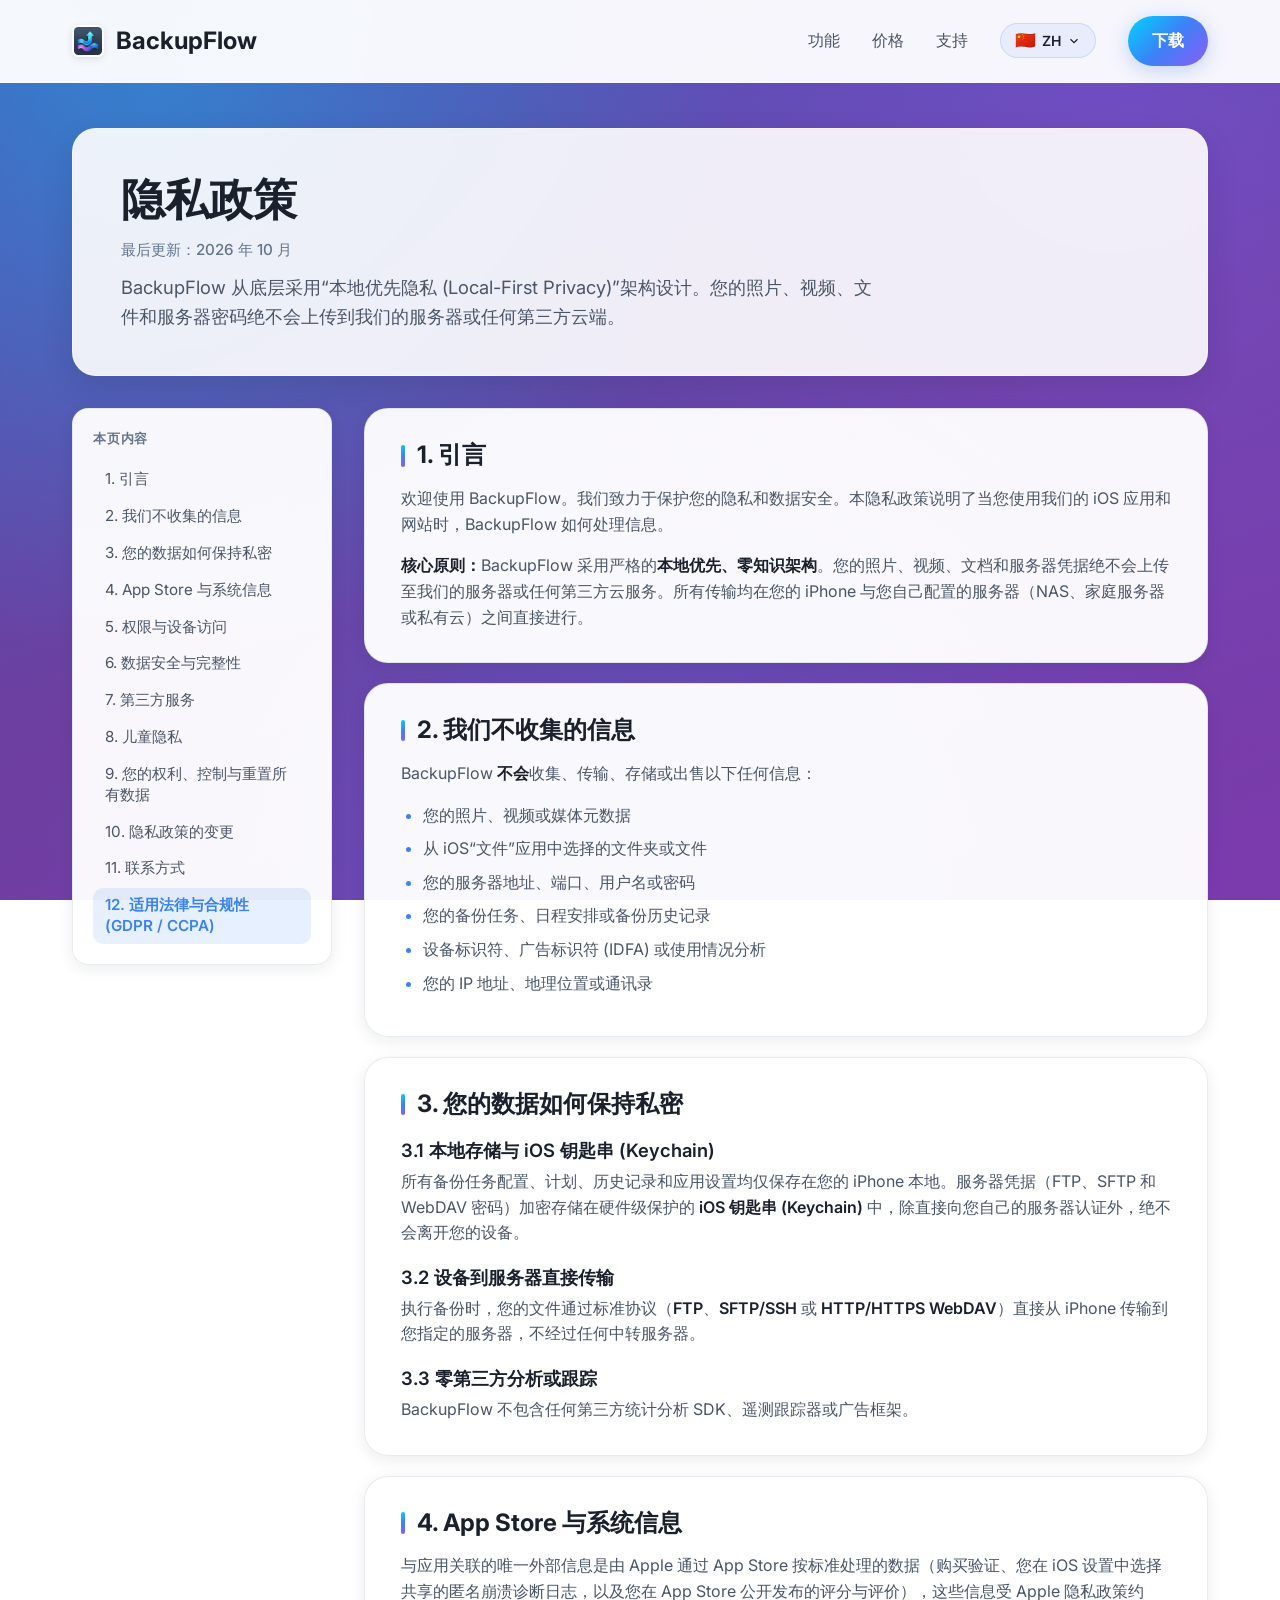
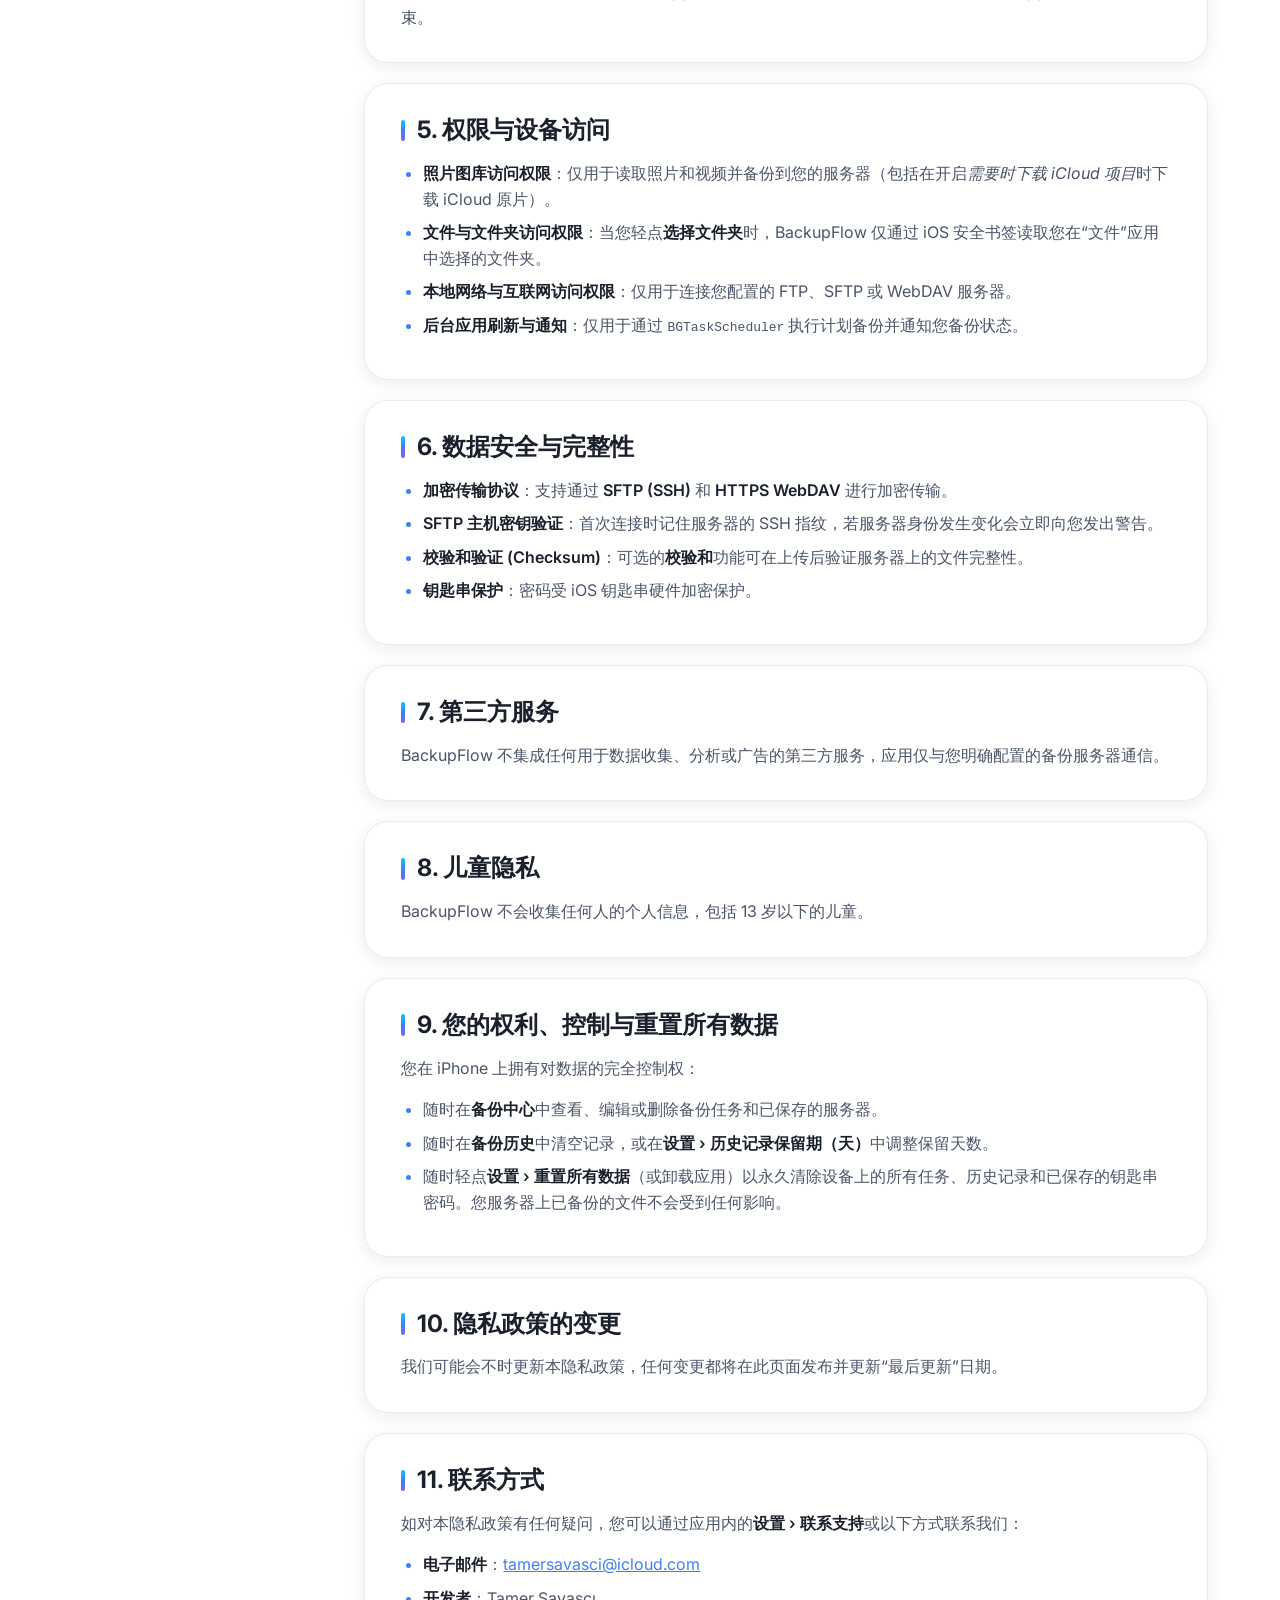
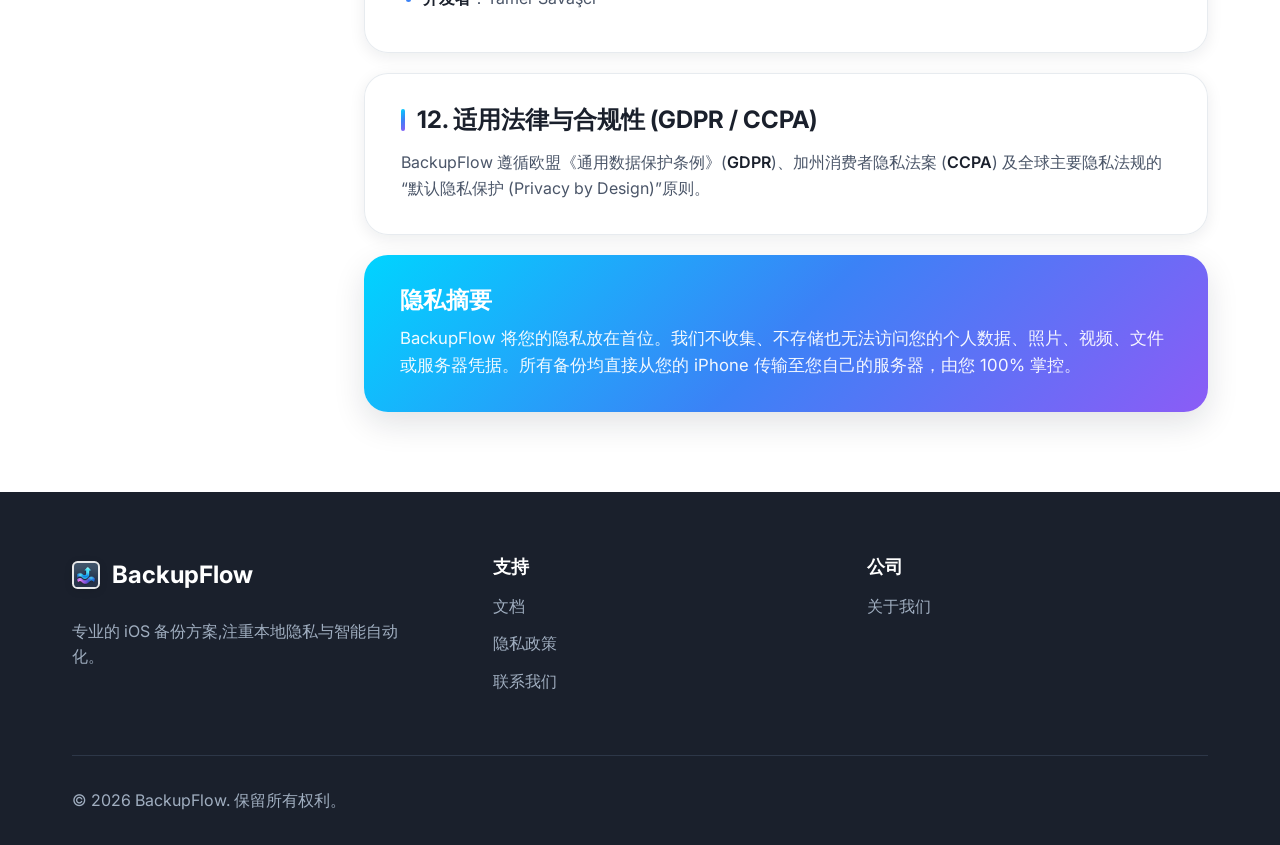
<file: privacy-policy.html>
<!doctype html>
<html lang="en" dir="ltr">
    <head>
        <meta charset="UTF-8" />
        <meta name="viewport" content="width=device-width, initial-scale=1.0" />
        <title>Privacy Policy - BackupFlow</title>
        <meta
            name="description"
            id="privacy-meta-desc"
            content="BackupFlow Privacy Policy — Learn how BackupFlow protects your photos, videos, files, and server credentials with strict local-first privacy on iOS."
        />
        <meta name="robots" content="index, follow" />
        <meta name="theme-color" content="#3B82F6" />
        <meta name="apple-itunes-app" content="app-id=6753620051" />

        <!-- Open Graph / Facebook -->
        <meta property="og:type" content="website" />
        <meta property="og:url" content="https://tsavasci.github.io/BackupFlowWeb/privacy-policy.html" />
        <meta property="og:title" content="Privacy Policy - BackupFlow" />
        <meta property="og:description" content="BackupFlow Privacy Policy — Learn how BackupFlow protects your photos, videos, files, and server credentials with strict local-first privacy on iOS." />
        <link rel="canonical" href="https://tsavasci.github.io/BackupFlowWeb/privacy-policy.html" />

        <link rel="preconnect" href="https://fonts.googleapis.com" />
        <link rel="preconnect" href="https://fonts.gstatic.com" crossorigin />
        <link
            href="https://fonts.googleapis.com/css2?family=Inter:wght@300;400;500;600;700&display=swap"
            rel="stylesheet"
        />
        <link rel="stylesheet" href="styles.css" />
        <link rel="stylesheet" href="docs/docs.css" />
        <link rel="icon" href="favicon.svg" type="image/svg+xml" />
    </head>
    <body class="docs-body">
        <a href="#privacy-main" class="skip-link" data-i18n="misc.skipLink">Skip to content</a>

        <!-- Navigation -->
        <nav class="navbar">
            <div class="nav-container">
                <a class="nav-logo" href="index.html">
                    <span class="logo-icon">
                        <img src="web_logo.png" alt="BackupFlow Logo" class="logo-image" />
                    </span>
                    <span class="logo-text">BackupFlow</span>
                </a>
                <div class="nav-menu" id="nav-menu">
                    <a class="nav-link" href="index.html#features" data-i18n="nav.features">Features</a>
                    <a class="nav-link" href="index.html#pricing" data-i18n="nav.pricing">Pricing</a>
                    <a class="nav-link" href="index.html#support" data-i18n="nav.support">Support</a>
                    <div class="lang-switcher" id="lang-switcher">
                        <button
                            type="button"
                            class="lang-toggle"
                            id="lang-toggle"
                            aria-haspopup="listbox"
                            aria-expanded="false"
                            aria-controls="lang-menu"
                        >
                            <span class="lang-flag" id="lang-current-flag">🇬🇧</span>
                            <span class="lang-code" id="lang-current-code">EN</span>
                            <svg class="lang-caret" viewBox="0 0 24 24" fill="none" stroke="currentColor" stroke-width="2">
                                <path d="M6 9l6 6 6-6" />
                            </svg>
                        </button>
                        <ul class="lang-menu" id="lang-menu" role="listbox" aria-label="Language"></ul>
                    </div>
                    <a class="nav-link download-btn" href="https://apps.apple.com/app/backupflow/id6753620051" target="_blank" rel="noopener noreferrer" data-i18n="nav.download">Download</a>
                </div>
                <button
                    type="button"
                    class="nav-toggle"
                    aria-label="Toggle navigation"
                    data-i18n-attr="aria-label:misc.toggleNav"
                    aria-controls="nav-menu"
                    aria-expanded="false"
                >
                    <span></span>
                    <span></span>
                    <span></span>
                </button>
            </div>
        </nav>

        <!-- Privacy Policy Content -->
        <main id="privacy-main" class="docs-page">
            <div class="container">
                <header class="docs-hero">
                    <h1 id="privacy-h1">Privacy Policy</h1>
                    <p class="docs-updated" id="privacy-updated">Last updated: October 2026</p>
                    <p class="docs-lead" id="privacy-lead">BackupFlow is built from the ground up with local-first privacy. Your photos, videos, files, and server credentials never touch our servers or any third-party cloud.</p>
                </header>

                <div class="docs-layout">
                    <aside class="docs-toc" aria-labelledby="privacy-toc-title">
                        <p class="docs-toc-title" id="privacy-toc-title">On this page</p>
                        <ol id="privacy-toc-list">
                        <li><a href="#introduction">1. Introduction</a></li>
                        <li><a href="#not-collected">2. Information We Do NOT Collect</a></li>
                        <li><a href="#how-data-stays-private">3. How Your Data Stays Private</a></li>
                        <li><a href="#app-store-info">4. App Store &amp; System Information</a></li>
                        <li><a href="#permissions">5. Permissions &amp; Device Access</a></li>
                        <li><a href="#security">6. Data Security &amp; Integrity</a></li>
                        <li><a href="#third-party">7. Third-Party Services</a></li>
                        <li><a href="#children">8. Children&#x27;s Privacy</a></li>
                        <li><a href="#your-rights">9. Your Rights, Control &amp; Data Reset</a></li>
                        <li><a href="#changes">10. Changes to This Privacy Policy</a></li>
                        <li><a href="#contact">11. Contact Information</a></li>
                        <li><a href="#compliance">12. Jurisdiction &amp; Compliance</a></li>
                        </ol>
                    </aside>

                    <article class="docs-content" id="privacy-article">
                    <section id="introduction" class="docs-section">
                        <h2>1. Introduction</h2>
                        <p>Welcome to BackupFlow. We are committed to protecting your privacy and ensuring the security of your data. This Privacy Policy explains how BackupFlow handles information when you use our iOS application and website.</p>
                        <p><b>Core Principle:</b> BackupFlow operates on a strict <b>local-first, zero-knowledge architecture</b>. Your photos, videos, documents, and server credentials are never uploaded to our servers or any third-party cloud service. All transfers occur directly between your iPhone and the server you configure (NAS, home server, or personal cloud).</p>
                    </section>

                    <section id="not-collected" class="docs-section">
                        <h2>2. Information We Do NOT Collect</h2>
                        <p>BackupFlow does <b>not</b> collect, transmit, store, or sell any of the following:</p>
                        <ul>
                        <li>Your photos, videos, or media metadata</li>
                        <li>Files or folders selected from the iOS Files app</li>
                        <li>Your server addresses, hostnames, ports, usernames, or passwords</li>
                        <li>Your backup tasks, schedules, or backup history logs</li>
                        <li>Device identifiers, advertising IDs (IDFA), or usage analytics</li>
                        <li>Your IP address, precise location, or contacts</li>
                        </ul>
                    </section>

                    <section id="how-data-stays-private" class="docs-section">
                        <h2>3. How Your Data Stays Private</h2>
                        <h3>3.1 Local Device Storage &amp; iOS Keychain</h3>
                        <p>All backup task configurations, schedules, history logs, and app preferences are stored locally on your iPhone. Sensitive credentials (such as FTP, SFTP, and WebDAV passwords) are encrypted inside the <b>iOS Keychain</b> and never leave your device except when authenticating directly with your own server.</p>
                        <h3>3.2 Direct Device-to-Server Transfer</h3>
                        <p>When a backup runs, your files are transferred directly from your iPhone to your designated server using standard protocols (<b>FTP</b>, <b>SFTP/SSH</b>, or <b>WebDAV over HTTP/HTTPS</b>). BackupFlow does not route traffic through any intermediate or proxy servers.</p>
                        <h3>3.3 Zero Third-Party Analytics or Tracking</h3>
                        <p>BackupFlow contains no third-party analytics SDKs, telemetry trackers, crash-reporting SDKs, or advertising frameworks.</p>
                    </section>

                    <section id="app-store-info" class="docs-section">
                        <h2>4. App Store &amp; System Information</h2>
                        <p>The only external information associated with the app is standard data processed by Apple through the App Store:</p>
                        <ul>
                        <li>App purchase and download verification (processed entirely by Apple App Store)</li>
                        <li>Aggregated, anonymized crash logs or diagnostics (only if you have opted in to share diagnostics with app developers in iOS Settings)</li>
                        <li>Public ratings and reviews you choose to post on the App Store</li>
                        </ul>
                        <p>This information is governed by Apple's Privacy Policy and cannot be used by us to identify you personally.</p>
                    </section>

                    <section id="permissions" class="docs-section">
                        <h2>5. Permissions &amp; Device Access</h2>
                        <ul>
                        <li><b>Photo Library Access</b>: Used solely to read new or modified photos and videos (and optionally download originals from iCloud Photos when <i>Download iCloud items if needed</i> is enabled) so they can be backed up to your server.</li>
                        <li><b>Files &amp; Folders Access</b>: When you choose <b>Select Folder</b>, BackupFlow uses iOS security-scoped bookmarks solely to read the folder you selected in the Files app.</li>
                        <li><b>Local Network &amp; Internet Access</b>: Used exclusively to connect to your configured FTP, SFTP, or WebDAV server on your home Wi-Fi or over the internet.</li>
                        <li><b>Background App Refresh</b>: Used with iOS <code>BGTaskScheduler</code> to execute your scheduled backups in the background when conditions (Wi-Fi, power, battery, time window) are met.</li>
                        <li><b>Notifications</b>: Used only to inform you of backup completion, errors, or pending scheduled tasks.</li>
                        </ul>
                    </section>

                    <section id="security" class="docs-section">
                        <h2>6. Data Security &amp; Integrity</h2>
                        <ul>
                        <li><b>Encrypted Protocols</b>: Supports encrypted transfers via <b>SFTP (SSH)</b> and <b>WebDAV over HTTPS</b>.</li>
                        <li><b>SFTP Host Key Verification</b>: Remembers your SFTP server's SSH fingerprint on first connection and alerts you if the server identity ever changes.</li>
                        <li><b>Checksum Verification</b>: Optional <b>Checksum</b> mode verifies that uploaded files arrive on your server intact.</li>
                        <li><b>Keychain Protection</b>: Credentials are protected by hardware-backed iOS Keychain encryption.</li>
                        </ul>
                    </section>

                    <section id="third-party" class="docs-section">
                        <h2>7. Third-Party Services</h2>
                        <p>BackupFlow does not integrate with any third-party cloud, analytics, or advertising services. The app communicates solely with the backup server addresses that you explicitly configure.</p>
                    </section>

                    <section id="children" class="docs-section">
                        <h2>8. Children&#x27;s Privacy</h2>
                        <p>BackupFlow does not knowingly or unknowingly collect personal data from anyone, including children under the age of 13 (or the applicable age in your jurisdiction).</p>
                    </section>

                    <section id="your-rights" class="docs-section">
                        <h2>9. Your Rights, Control &amp; Data Reset</h2>
                        <p>Because we do not collect or store any of your personal data on external servers, you hold complete control directly on your iPhone:</p>
                        <ul>
                        <li>You can view, edit, or delete individual backup tasks and saved servers at any time from the <b>Backup Hub</b>.</li>
                        <li>You can clear your backup logs at any time in <b>Backup History</b> or adjust automatic expiration in <b>Settings › History Retention (Days)</b>.</li>
                        <li>You can permanently wipe all tasks, history, and saved Keychain passwords from your device at any time by tapping <b>Settings › Reset All Data</b>, or by uninstalling BackupFlow. Files already backed up on your servers are never affected.</li>
                        </ul>
                    </section>

                    <section id="changes" class="docs-section">
                        <h2>10. Changes to This Privacy Policy</h2>
                        <p>We may update this Privacy Policy from time to time to reflect new app features or legal requirements. Updates will be posted on this page with a revised "Last updated" date.</p>
                    </section>

                    <section id="contact" class="docs-section">
                        <h2>11. Contact Information</h2>
                        <p>If you have any questions about this Privacy Policy or BackupFlow's privacy practices, you can reach us via <b>Settings › Contact Support</b> in the app or directly at:</p>
                        <ul>
                        <li><b>Email</b>: <a href="mailto:tamersavasci@icloud.com">tamersavasci@icloud.com</a></li>
                        <li><b>Developer</b>: Tamer Savaşcı</li>
                        </ul>
                    </section>

                    <section id="compliance" class="docs-section">
                        <h2>12. Jurisdiction &amp; Compliance</h2>
                        <p>BackupFlow is designed to comply with global privacy regulations, including the European Union General Data Protection Regulation (<b>GDPR</b>), the Turkish Personal Data Protection Law (<b>KVKK</b>), the California Consumer Privacy Act (<b>CCPA</b>), and Apple App Store privacy guidelines. Because no personal data is collected or processed by us, your privacy is protected by design.</p>
                    </section>

                    <div class="privacy-summary-card" id="privacy-summary">
                        <h2 id="privacy-summary-title">Privacy Summary</h2>
                        <p id="privacy-summary-text">BackupFlow is designed with your privacy as the top priority. We do not collect, store, or have access to your personal data, photos, videos, files, or server credentials. Every backup goes directly from your iPhone to your own server, giving you 100% ownership and control.</p>
                    </div>
                    </article>
                </div>
            </div>
        </main>

        <!-- Footer -->
        <footer class="footer">
            <div class="container">
                <div class="footer-content">
                    <div class="footer-brand">
                        <div class="footer-logo">
                            <div class="logo-icon">
                                <img src="web_logo.png" alt="BackupFlow Logo" class="logo-image" />
                            </div>
                            <span class="logo-text">BackupFlow</span>
                        </div>
                        <p class="footer-description" data-i18n="footer.desc">
                            Professional iOS backup with local-first privacy and smart automation.
                        </p>
                    </div>
                    <div class="footer-links">
                        <div class="footer-column">
                            <h4 data-i18n="footer.supportHeading">Support</h4>
                            <a href="docs/" data-docs-link data-i18n="footer.docs">Documentation</a>
                            <a href="privacy-policy.html" data-i18n="footer.privacy">Privacy Policy</a>
                            <a href="mailto:tamersavasci@icloud.com" data-i18n="footer.contact">Contact</a>
                        </div>
                        <div class="footer-column">
                            <h4 data-i18n="footer.companyHeading">Company</h4>
                            <a href="index.html#features" data-i18n="footer.about">About</a>
                        </div>
                    </div>
                </div>
                <div class="footer-bottom">
                    <p>
                        &copy; 2026 BackupFlow. <span data-i18n="footer.copyright">All rights reserved.</span>
                    </p>
                </div>
            </div>
        </footer>

        <script src="translations.js"></script>
        <script src="privacy-translations.js"></script>
        <script>
            (function () {
                var tocObserver = null;

                function bindTocHighlight() {
                    if (tocObserver) {
                        tocObserver.disconnect();
                    }
                    var tocLinks = new Map();
                    document.querySelectorAll("#privacy-toc-list a[href^='#']").forEach(function (link) {
                        tocLinks.set(link.getAttribute("href").slice(1), link);
                    });
                    if ("IntersectionObserver" in window && tocLinks.size > 0) {
                        tocObserver = new IntersectionObserver(
                            function (entries) {
                                entries.forEach(function (entry) {
                                    if (!entry.isIntersecting) return;
                                    tocLinks.forEach(function (l) { l.classList.remove("active"); });
                                    var active = tocLinks.get(entry.target.id);
                                    if (active) active.classList.add("active");
                                });
                            },
                            { rootMargin: "-20% 0px -70% 0px" }
                        );
                        document.querySelectorAll("#privacy-article .docs-section[id]").forEach(function (sec) {
                            tocObserver.observe(sec);
                        });
                    }
                }

                window.onBfLanguageChange = function (code) {
                    var dict = (window.BF_PRIVACY && (window.BF_PRIVACY[code] || window.BF_PRIVACY.en)) || null;
                    if (!dict) return;

                    document.title = dict.title;
                    var metaDesc = document.getElementById("privacy-meta-desc");
                    if (metaDesc) metaDesc.setAttribute("content", dict.description);

                    var h1 = document.getElementById("privacy-h1");
                    if (h1) h1.textContent = dict.h1;

                    var updated = document.getElementById("privacy-updated");
                    if (updated) updated.textContent = dict.updated;

                    var lead = document.getElementById("privacy-lead");
                    if (lead) lead.textContent = dict.lead;

                    var tocTitle = document.getElementById("privacy-toc-title");
                    if (tocTitle) tocTitle.textContent = dict.toc_title;

                    var tocList = document.getElementById("privacy-toc-list");
                    var article = document.getElementById("privacy-article");
                    if (tocList && article && Array.isArray(dict.sections)) {
                        tocList.innerHTML = dict.sections
                            .map(function (s) {
                                return '<li><a href="#' + s[0] + '">' + s[1] + "</a></li>";
                            })
                            .join("");

                        var sectionsHtml = dict.sections
                            .map(function (s) {
                                return (
                                    '<section id="' + s[0] + '" class="docs-section">' +
                                    "<h2>" + s[1] + "</h2>" +
                                    s[2] +
                                    "</section>"
                                );
                            })
                            .join("");

                        var summaryHtml =
                            '<div class="privacy-summary-card" id="privacy-summary">' +
                            '<h2 id="privacy-summary-title">' + dict.summary_title + "</h2>" +
                            '<p id="privacy-summary-text">' + dict.summary_text + "</p>" +
                            "</div>";

                        article.innerHTML = sectionsHtml + summaryHtml;
                        bindTocHighlight();
                    }
                };
            })();
        </script>
        <script src="script.js"></script>
    </body>
</html>
</file>
<file: styles.css>
/* Reset and Base Styles */
:root {
    --brand-cyan: #00d4ff;
    --brand-blue: #3b82f6;
    --brand-violet: #8b5cf6;
    --brand-gradient: linear-gradient(
        135deg,
        var(--brand-cyan) 0%,
        var(--brand-blue) 50%,
        var(--brand-violet) 100%
    );
    --ink: #0f1729;
    --ink-soft: #4a5568;
    --ink-muted: #64748b;
    --surface: rgba(255, 255, 255, 0.86);
    --surface-strong: rgba(255, 255, 255, 0.96);
    --border-soft: rgba(148, 163, 184, 0.22);
    --shadow-sm: 0 4px 16px rgba(15, 23, 42, 0.08);
    --shadow-md: 0 12px 32px rgba(15, 23, 42, 0.12);
    --shadow-lg: 0 24px 60px rgba(15, 23, 42, 0.16);
    --radius-lg: 24px;
    --radius-md: 16px;
}

* {
    margin: 0;
    padding: 0;
    box-sizing: border-box;
}

html {
    scroll-behavior: smooth;
    scroll-padding-top: 90px;
}

body {
    font-family:
        "Inter",
        -apple-system,
        BlinkMacSystemFont,
        "Segoe UI",
        Roboto,
        "PingFang SC",
        "Noto Sans KR",
        "Noto Sans JP",
        "Noto Sans Arabic",
        "Noto Sans Devanagari",
        sans-serif;
    line-height: 1.6;
    color: var(--ink);
    background:
        radial-gradient(
            circle at 12% 8%,
            rgba(0, 212, 255, 0.35),
            transparent 42%
        ),
        radial-gradient(
            circle at 88% 18%,
            rgba(139, 92, 246, 0.35),
            transparent 45%
        ),
        radial-gradient(
            circle at 50% 100%,
            rgba(59, 130, 246, 0.3),
            transparent 55%
        ),
        linear-gradient(160deg, #4c56b8 0%, #6d3fa0 55%, #7c3aad 100%);
    background-attachment: fixed;
    min-height: 100vh;
}

/* Container */
.container {
    max-width: 1200px;
    margin: 0 auto;
    padding: 0 2rem;
}

/* Typography */
h1,
h2,
h3,
h4,
h5,
h6 {
    font-weight: 600;
    line-height: 1.2;
    margin-bottom: 1rem;
}

.gradient-text {
    background: var(--brand-gradient);
    -webkit-background-clip: text;
    -webkit-text-fill-color: transparent;
    background-clip: text;
}

.skip-link {
    position: absolute;
    left: -9999px;
    top: auto;
    width: 1px;
    height: 1px;
    overflow: hidden;
}

.skip-link:focus {
    left: 1rem;
    top: 1rem;
    width: auto;
    height: auto;
    z-index: 2000;
    padding: 0.75rem 1rem;
    border-radius: 0.5rem;
    background: #1a202c;
    color: #fff;
}

/* Navigation */
.navbar {
    position: fixed;
    top: 0;
    left: 0;
    right: 0;
    background: rgba(255, 255, 255, 0.95);
    backdrop-filter: blur(20px);
    border-bottom: 1px solid rgba(255, 255, 255, 0.2);
    z-index: 1000;
    transition: all 0.3s ease;
}

.navbar.scrolled {
    background: rgba(255, 255, 255, 0.98);
    box-shadow: 0 4px 20px rgba(0, 0, 0, 0.1);
}

.nav-container {
    max-width: 1200px;
    margin: 0 auto;
    padding: 1rem 2rem;
    display: flex;
    justify-content: space-between;
    align-items: center;
    position: relative;
}

.nav-logo {
    display: flex;
    align-items: center;
    gap: 0.75rem;
}

.logo-icon {
    display: flex;
    align-items: center;
    justify-content: center;
    width: 32px;
    height: 32px;
    background: white;
    border-radius: 20%;
    padding: 2px;
    box-shadow: 0 2px 8px rgba(0, 0, 0, 0.1);
    overflow: hidden;
}

.logo-image {
    width: 100%;
    height: 100%;
    object-fit: cover;
    border-radius: 15%;
}

.logo-text {
    font-size: 1.5rem;
    font-weight: 700;
    color: #1a202c;
}

.nav-menu {
    display: flex;
    gap: 2rem;
    align-items: center;
}

.nav-link {
    text-decoration: none;
    color: #4a5568;
    font-weight: 500;
    transition: color 0.3s ease;
    position: relative;
}

.nav-link:hover {
    color: #3b82f6;
}

.nav-link:focus-visible,
.btn:focus-visible,
.support-link:focus-visible,
.footer-column a:focus-visible {
    outline: 2px solid #3b82f6;
    outline-offset: 3px;
    border-radius: 6px;
}

.nav-link.download-btn {
    background: var(--brand-gradient);
    color: white;
    padding: 0.75rem 1.5rem;
    border-radius: 50px;
    font-weight: 600;
    box-shadow: 0 4px 20px rgba(59, 130, 246, 0.3);
    transition: all 0.3s ease;
}

.nav-link.download-btn:hover {
    transform: translateY(-2px);
    box-shadow: 0 8px 30px rgba(59, 130, 246, 0.4);
}

.nav-toggle {
    display: none;
    flex-direction: column;
    cursor: pointer;
    border: 0;
    background: transparent;
    padding: 0;
}

.nav-toggle span {
    width: 25px;
    height: 3px;
    background: #4a5568;
    margin: 3px 0;
    transition: 0.3s;
}

/* Language Switcher */
.lang-switcher {
    position: relative;
}

.lang-toggle {
    display: flex;
    align-items: center;
    gap: 0.4rem;
    padding: 0.5rem 0.85rem;
    background: rgba(59, 130, 246, 0.08);
    border: 1px solid rgba(59, 130, 246, 0.18);
    border-radius: 50px;
    color: #1a202c;
    font-family: inherit;
    font-weight: 600;
    font-size: 0.875rem;
    cursor: pointer;
    transition: all 0.25s ease;
}

.lang-toggle:hover {
    background: rgba(59, 130, 246, 0.14);
    border-color: rgba(59, 130, 246, 0.3);
}

.lang-flag {
    font-size: 1.05rem;
    line-height: 1;
}

.lang-caret {
    width: 14px;
    height: 14px;
    transition: transform 0.25s ease;
}

.lang-toggle[aria-expanded="true"] .lang-caret {
    transform: rotate(180deg);
}

.lang-menu {
    list-style: none;
    position: absolute;
    top: calc(100% + 0.75rem);
    right: 0;
    min-width: 200px;
    max-height: 340px;
    overflow-y: auto;
    background: var(--surface-strong);
    backdrop-filter: blur(20px);
    border: 1px solid var(--border-soft);
    border-radius: var(--radius-md);
    box-shadow: var(--shadow-lg);
    padding: 0.5rem;
    opacity: 0;
    visibility: hidden;
    transform: translateY(-8px);
    transition:
        opacity 0.2s ease,
        transform 0.2s ease,
        visibility 0.2s;
    z-index: 1100;
}

.lang-menu.open {
    opacity: 1;
    visibility: visible;
    transform: translateY(0);
}

.lang-option {
    display: flex;
    align-items: center;
    gap: 0.65rem;
    width: 100%;
    padding: 0.6rem 0.75rem;
    background: transparent;
    border: none;
    border-radius: 10px;
    color: #1a202c;
    font-family: inherit;
    font-size: 0.9rem;
    font-weight: 500;
    text-align: left;
    cursor: pointer;
    transition: background 0.2s ease;
}

.lang-option:hover,
.lang-option:focus-visible {
    background: rgba(59, 130, 246, 0.1);
    outline: none;
}

.lang-option.active {
    background: rgba(59, 130, 246, 0.14);
    color: #3b82f6;
    font-weight: 700;
}

.lang-option .lang-flag {
    font-size: 1.15rem;
}

/* Hero Section */
.hero {
    padding: 8rem 0 5rem;
    background: linear-gradient(
        135deg,
        rgba(255, 255, 255, 0.9) 0%,
        rgba(255, 255, 255, 0.7) 100%
    );
    min-height: 100vh;
    display: flex;
    align-items: center;
    position: relative;
    overflow: hidden;
}

.hero::before {
    content: "";
    position: absolute;
    top: 0;
    left: 0;
    right: 0;
    bottom: 0;
    background: url('data:image/svg+xml,<svg xmlns="http://www.w3.org/2000/svg" viewBox="0 0 100 100"><defs><pattern id="grid" width="10" height="10" patternUnits="userSpaceOnUse"><path d="M 10 0 L 0 0 0 10" fill="none" stroke="%23e2e8f0" stroke-width="0.5" opacity="0.3"/></pattern></defs><rect width="100" height="100" fill="url(%23grid)"/></svg>');
    opacity: 0.5;
}

.hero-container {
    max-width: 1200px;
    margin: 0 auto;
    padding: 0 2rem;
    display: grid;
    grid-template-columns: 1fr;
    gap: 3.5rem;
    align-items: center;
    text-align: center;
    position: relative;
    z-index: 1;
}

.hero-content {
    max-width: 820px;
    margin: 0 auto;
}

.hero-content .hero-buttons,
.hero-content .hero-badges {
    justify-content: center;
}

.hero-title {
    font-size: 3.5rem;
    font-weight: 700;
    line-height: 1.1;
    margin-bottom: 1.5rem;
    color: #1a202c;
}

.hero-subtitle {
    font-size: 1.25rem;
    color: #4a5568;
    margin-bottom: 2.5rem;
    line-height: 1.6;
}

.hero-buttons {
    display: flex;
    gap: 1rem;
    margin-bottom: 3rem;
}

.btn {
    display: inline-flex;
    align-items: center;
    gap: 0.5rem;
    padding: 1rem 2rem;
    border-radius: 50px;
    text-decoration: none;
    font-weight: 600;
    transition: all 0.3s ease;
    border: none;
    cursor: pointer;
    font-size: 1rem;
}

.btn-primary {
    background: var(--brand-gradient);
    color: white;
    box-shadow: 0 8px 30px rgba(59, 130, 246, 0.3);
}

.btn-primary:hover {
    transform: translateY(-3px);
    box-shadow: 0 12px 40px rgba(59, 130, 246, 0.4);
}

.btn-secondary {
    background: rgba(255, 255, 255, 0.9);
    color: #4a5568;
    border: 2px solid rgba(59, 130, 246, 0.2);
    backdrop-filter: blur(10px);
}

.btn-secondary:hover {
    background: rgba(255, 255, 255, 1);
    border-color: #3b82f6;
    color: #3b82f6;
    transform: translateY(-2px);
}

.btn-icon {
    width: 20px;
    height: 20px;
}

.hero-badges {
    display: flex;
    gap: 1.5rem;
    flex-wrap: wrap;
    align-items: center;
}

.badge {
    display: flex;
    align-items: center;
    gap: 0.5rem;
    background: rgba(255, 255, 255, 0.8);
    padding: 0.75rem 1.25rem;
    border-radius: 50px;
    backdrop-filter: blur(10px);
    border: 1px solid rgba(255, 255, 255, 0.3);
    box-shadow: 0 4px 20px rgba(0, 0, 0, 0.1);
}

.badge-reddit {
    text-decoration: none;
    color: #1a202c;
    border: 1px solid rgba(255, 69, 0, 0.25);
    background: rgba(255, 255, 255, 0.95);
    transition: all 0.2s ease;
}

.badge-reddit:hover {
    transform: translateY(-2px);
    box-shadow: 0 6px 24px rgba(255, 69, 0, 0.2);
    border-color: #ff4500;
    color: #ff4500;
}

.badge-reddit .badge-icon svg {
    display: block;
    fill: #ff4500;
}

.badge-icon {
    font-size: 1.2rem;
}

/* Phone Mockup */
.hero-visual {
    display: flex;
    justify-content: center;
    align-items: center;
}

.phone-mockup {
    width: 300px;
    height: 600px;
    background: linear-gradient(145deg, #f8fafc, #e2e8f0);
    border-radius: 40px;
    padding: 20px;
    box-shadow:
        0 25px 50px rgba(0, 0, 0, 0.15),
        0 10px 20px rgba(0, 0, 0, 0.1);
    position: relative;
    animation: float 6s ease-in-out infinite;
}

@keyframes float {
    0%,
    100% {
        transform: translateY(0px);
    }
    50% {
        transform: translateY(-20px);
    }
}

.phone-screen {
    width: 100%;
    height: 100%;
    background: linear-gradient(135deg, #667eea 0%, #764ba2 100%);
    border-radius: 30px;
    padding: 40px 20px 20px;
    position: relative;
    overflow: hidden;
}

.app-interface {
    background: rgba(255, 255, 255, 0.95);
    border-radius: 20px;
    padding: 20px;
    height: 100%;
    backdrop-filter: blur(20px);
}

.status-bar {
    display: flex;
    justify-content: space-between;
    align-items: center;
    margin-bottom: 20px;
    font-size: 14px;
    font-weight: 600;
}

.time {
    color: #1a202c;
}

.indicators {
    display: flex;
    gap: 5px;
}

.signal,
.wifi,
.battery {
    width: 20px;
    height: 12px;
    background: linear-gradient(135deg, #00d4ff, #3b82f6);
    border-radius: 3px;
}

.app-content h3 {
    color: #1a202c;
    margin-bottom: 20px;
    font-size: 24px;
}

.stats-grid {
    display: grid;
    grid-template-columns: 1fr 1fr;
    gap: 15px;
    margin-bottom: 20px;
}

.stat-card {
    background: linear-gradient(
        135deg,
        rgba(59, 130, 246, 0.1),
        rgba(139, 92, 246, 0.1)
    );
    padding: 15px;
    border-radius: 15px;
    text-align: center;
    border: 1px solid rgba(59, 130, 246, 0.2);
}

.stat-number {
    font-size: 20px;
    font-weight: 700;
    color: #3b82f6;
    margin-bottom: 5px;
}

.stat-label {
    font-size: 12px;
    color: #4a5568;
}

.backup-status {
    display: flex;
    align-items: center;
    gap: 10px;
    background: rgba(34, 197, 94, 0.1);
    padding: 12px 15px;
    border-radius: 12px;
    border: 1px solid rgba(34, 197, 94, 0.2);
}

.status-indicator {
    width: 8px;
    height: 8px;
    border-radius: 50%;
    background: #22c55e;
    animation: pulse 2s infinite;
}

@keyframes pulse {
    0%,
    100% {
        opacity: 1;
    }
    50% {
        opacity: 0.5;
    }
}

/* Features Section */
.features {
    padding: 6rem 0;
    background: rgba(255, 255, 255, 0.9);
    backdrop-filter: blur(20px);
}

.section-header {
    text-align: center;
    margin-bottom: 4rem;
}

.section-title {
    font-size: 2.5rem;
    font-weight: 700;
    margin-bottom: 1rem;
    color: #1a202c;
}

.section-subtitle {
    font-size: 1.25rem;
    color: #4a5568;
    max-width: 600px;
    margin: 0 auto;
}

.features-grid {
    display: grid;
    grid-template-columns: repeat(auto-fit, minmax(350px, 1fr));
    gap: 2rem;
}

.feature-card {
    background: rgba(255, 255, 255, 0.8);
    padding: 2.5rem;
    border-radius: 20px;
    text-align: center;
    border: 1px solid rgba(255, 255, 255, 0.3);
    backdrop-filter: blur(20px);
    box-shadow: 0 10px 40px rgba(0, 0, 0, 0.1);
    transition: all 0.3s ease;
    position: relative;
    overflow: hidden;
}

.feature-card::before {
    content: "";
    position: absolute;
    top: 0;
    left: 0;
    right: 0;
    height: 4px;
    background: var(--brand-gradient);
    transform: scaleX(0);
    transform-origin: left;
    transition: transform 0.35s ease;
}

.feature-card:hover::before {
    transform: scaleX(1);
}

.feature-card:hover {
    transform: translateY(-10px);
    box-shadow: 0 20px 60px rgba(0, 0, 0, 0.15);
}

.feature-icon {
    width: 80px;
    height: 80px;
    margin: 0 auto 1.5rem;
    background: var(--brand-gradient);
    border-radius: 20px;
    display: flex;
    align-items: center;
    justify-content: center;
    color: white;
    box-shadow: 0 8px 30px rgba(59, 130, 246, 0.3);
}

.feature-icon svg {
    width: 40px;
    height: 40px;
}

.feature-title {
    font-size: 1.5rem;
    font-weight: 600;
    margin-bottom: 1rem;
    color: #1a202c;
}

.feature-description {
    color: #4a5568;
    line-height: 1.6;
}

/* Screenshots Section */
.screenshots {
    padding: 6rem 0;
    background: linear-gradient(
        135deg,
        rgba(255, 255, 255, 0.7) 0%,
        rgba(255, 255, 255, 0.9) 100%
    );
}

.screenshots-grid {
    display: grid;
    grid-template-columns: repeat(3, 1fr);
    gap: 4rem 2.5rem;
}

.screenshot-card {
    text-align: center;
    margin: 0;
}

.screenshot-card figcaption {
    max-width: 300px;
    margin: 0 auto;
}

/* Use Cases Section (App Store custom product page banners) */
.use-cases {
    padding: 6rem 0;
    background: rgba(255, 255, 255, 0.9);
    backdrop-filter: blur(20px);
}

.use-cases-grid {
    display: grid;
    grid-template-columns: repeat(2, 1fr);
    gap: 2rem;
}

.use-case-card {
    background: var(--surface-strong);
    border-radius: var(--radius-lg);
    border: 1px solid var(--border-soft);
    box-shadow: var(--shadow-md);
    overflow: hidden;
    transition:
        transform 0.3s ease,
        box-shadow 0.3s ease;
}

.use-case-card:hover {
    transform: translateY(-6px);
    box-shadow: var(--shadow-lg);
}

.use-case-image {
    display: block;
    width: 100%;
    height: auto;
    aspect-ratio: 16 / 9;
    background: #1b2440;
}

.use-case-body {
    padding: 1.75rem 2rem 2rem;
}

.use-case-title {
    font-size: 1.35rem;
    font-weight: 600;
    margin-bottom: 0.75rem;
    color: #1a202c;
}

.use-case-description {
    color: #4a5568;
    line-height: 1.6;
}

/* Hero banner: the App Store banner already contains device frames on a dark backdrop */
.hero-banner {
    display: block;
    width: 100%;
    height: auto;
    border-radius: var(--radius-lg);
    background: #1b2440;
    box-shadow:
        0 30px 80px rgba(15, 23, 42, 0.35),
        0 0 0 1px rgba(255, 255, 255, 0.08);
}

/* CSS iPhone frame around the raw App Store screenshots */
.device-frame {
    position: relative;
    width: min(100%, 280px);
    margin: 0 auto 1.75rem;
    padding: 10px;
    border-radius: 46px;
    background: linear-gradient(145deg, #2a3142, #0f1422);
    box-shadow:
        0 25px 60px rgba(15, 23, 42, 0.28),
        inset 0 0 0 1.5px rgba(255, 255, 255, 0.12);
    transition:
        transform 0.3s ease,
        box-shadow 0.3s ease;
}

.device-frame:hover {
    transform: translateY(-6px);
    box-shadow:
        0 32px 70px rgba(15, 23, 42, 0.34),
        inset 0 0 0 1.5px rgba(255, 255, 255, 0.12);
}

.screenshot-image {
    display: block;
    width: 100%;
    height: auto;
    aspect-ratio: 1242 / 2688;
    border-radius: 36px;
    background: #f1f5f9;
}

.screenshot-mockup {
    background: #1a202c;
    border-radius: 15px;
    padding: 20px;
    margin-bottom: 1.5rem;
    box-shadow: 0 15px 50px rgba(0, 0, 0, 0.2);
}

.mockup-header {
    display: flex;
    align-items: center;
    justify-content: space-between;
    margin-bottom: 15px;
}

.mockup-buttons {
    display: flex;
    gap: 8px;
}

.btn-red,
.btn-yellow,
.btn-green {
    width: 12px;
    height: 12px;
    border-radius: 50%;
}

.btn-red {
    background: #ef4444;
}
.btn-yellow {
    background: #f59e0b;
}
.btn-green {
    background: #10b981;
}

.mockup-title {
    color: #e2e8f0;
    font-size: 14px;
    font-weight: 500;
}

.mockup-content {
    background: linear-gradient(135deg, #f8fafc, #e2e8f0);
    border-radius: 10px;
    padding: 20px;
    min-height: 200px;
}

.dashboard-content .dashboard-stats {
    display: flex;
    justify-content: space-around;
    margin-bottom: 20px;
}

.stat .stat-value {
    display: block;
    font-size: 24px;
    font-weight: 700;
    color: #3b82f6;
}

.stat .stat-label {
    font-size: 12px;
    color: #64748b;
}

.progress-bar {
    height: 8px;
    background: #e2e8f0;
    border-radius: 4px;
    overflow: hidden;
}

.progress-fill {
    width: 70%;
    height: 100%;
    background: linear-gradient(90deg, #00d4ff, #3b82f6);
    border-radius: 4px;
}

.tasks-content .task-item {
    display: flex;
    align-items: center;
    gap: 15px;
    padding: 12px;
    background: rgba(255, 255, 255, 0.7);
    border-radius: 8px;
    margin-bottom: 10px;
}

.task-icon {
    font-size: 20px;
}

.task-info {
    display: flex;
    flex-direction: column;
}

.task-name {
    font-weight: 600;
    color: #1a202c;
    font-size: 14px;
}

.task-status {
    font-size: 12px;
    color: #3b82f6;
}

.settings-content .setting-item {
    display: flex;
    justify-content: space-between;
    align-items: center;
    padding: 15px;
    background: rgba(255, 255, 255, 0.7);
    border-radius: 8px;
    margin-bottom: 10px;
}

.setting-label {
    font-weight: 500;
    color: #1a202c;
}

.setting-value {
    color: #3b82f6;
    font-weight: 600;
}

.screenshot-card h4 {
    font-size: 1.25rem;
    font-weight: 600;
    margin-bottom: 0.5rem;
    color: #1a202c;
}

.screenshot-card p {
    color: #4a5568;
}

/* Pricing Section */
.pricing {
    padding: 6rem 0;
    background: rgba(255, 255, 255, 0.9);
    backdrop-filter: blur(20px);
}

.pricing-card {
    position: relative;
    max-width: 500px;
    margin: 0 auto;
    background: rgba(255, 255, 255, 0.9);
    border-radius: 30px;
    padding: 3rem;
    text-align: center;
    border: 2px solid rgba(59, 130, 246, 0.2);
    box-shadow: 0 20px 60px rgba(59, 130, 246, 0.1);
    backdrop-filter: blur(20px);
    overflow: hidden;
}

.pricing-card::before {
    content: "";
    position: absolute;
    top: 0;
    left: 0;
    right: 0;
    height: 6px;
    background: var(--brand-gradient);
}

.pricing-header {
    margin-bottom: 2.5rem;
}

.pricing-title {
    font-size: 1.5rem;
    font-weight: 600;
    color: #1a202c;
    margin-bottom: 1rem;
}

.pricing-price {
    display: flex;
    align-items: baseline;
    justify-content: center;
    gap: 0.5rem;
}

.price-currency {
    font-size: 2rem;
    font-weight: 600;
    color: #3b82f6;
}

.price-amount {
    font-size: 4rem;
    font-weight: 700;
    color: #1a202c;
}

.price-period {
    font-size: 1.25rem;
    color: #4a5568;
}

.pricing-features {
    margin-bottom: 2.5rem;
}

.feature-item {
    display: flex;
    align-items: center;
    gap: 1rem;
    padding: 1rem 0;
    border-bottom: 1px solid rgba(226, 232, 240, 0.5);
}

.feature-item:last-child {
    border-bottom: none;
}

.feature-check {
    width: 24px;
    height: 24px;
    color: #22c55e;
    flex-shrink: 0;
}

.btn-large {
    padding: 1.25rem 3rem;
    font-size: 1.125rem;
}

.pricing-note {
    margin-top: 1rem;
    color: #64748b;
    font-size: 0.875rem;
}

/* Download Section */
.download {
    padding: 6rem 0;
    background: linear-gradient(135deg, #667eea 0%, #764ba2 100%);
    color: white;
    position: relative;
    overflow: hidden;
}

.download::before {
    content: "";
    position: absolute;
    top: 0;
    left: 0;
    right: 0;
    bottom: 0;
    background: url('data:image/svg+xml,<svg xmlns="http://www.w3.org/2000/svg" viewBox="0 0 100 100"><circle cx="50" cy="50" r="2" fill="%23ffffff" opacity="0.1"/><circle cx="20" cy="20" r="1" fill="%23ffffff" opacity="0.1"/><circle cx="80" cy="30" r="1.5" fill="%23ffffff" opacity="0.1"/><circle cx="30" cy="80" r="1" fill="%23ffffff" opacity="0.1"/></svg>');
}

.download-content {
    display: grid;
    grid-template-columns: 1fr 1fr;
    gap: 4rem;
    align-items: center;
    position: relative;
    z-index: 1;
}

.download-title {
    font-size: 2.5rem;
    font-weight: 700;
    margin-bottom: 1.5rem;
}

.download-subtitle {
    font-size: 1.25rem;
    opacity: 0.9;
    margin-bottom: 2.5rem;
    line-height: 1.6;
}

.download-buttons {
    display: flex;
    flex-direction: column;
    gap: 2rem;
}

.download-btn {
    display: inline-block;
    transition: transform 0.3s ease;
}

.download-btn:hover {
    transform: translateY(-3px);
}

.download-visual {
    display: flex;
    justify-content: center;
    align-items: center;
}

.download-graphic {
    position: relative;
    width: 400px;
    height: 400px;
}

.floating-icon {
    position: absolute;
    width: 60px;
    height: 60px;
    background: rgba(255, 255, 255, 0.2);
    border-radius: 50%;
    display: flex;
    align-items: center;
    justify-content: center;
    font-size: 24px;
    backdrop-filter: blur(20px);
    border: 1px solid rgba(255, 255, 255, 0.3);
    animation: floatIcon 4s ease-in-out infinite;
}

.icon-1 {
    top: 20px;
    left: 20px;
    animation-delay: 0s;
}

.icon-2 {
    top: 20px;
    right: 20px;
    animation-delay: 1s;
}

.icon-3 {
    bottom: 20px;
    left: 20px;
    animation-delay: 2s;
}

.icon-4 {
    bottom: 20px;
    right: 20px;
    animation-delay: 3s;
}

@keyframes floatIcon {
    0%,
    100% {
        transform: translateY(0px) rotate(0deg);
    }
    25% {
        transform: translateY(-10px) rotate(5deg);
    }
    50% {
        transform: translateY(-20px) rotate(0deg);
    }
    75% {
        transform: translateY(-10px) rotate(-5deg);
    }
}

.central-logo {
    position: absolute;
    top: 50%;
    left: 50%;
    transform: translate(-50%, -50%);
    width: 200px;
    height: 200px;
}

.logo-large {
    width: 100%;
    height: 100%;
    filter: drop-shadow(0 10px 30px rgba(0, 0, 0, 0.3));
    animation: rotate 20s linear infinite;
}

@keyframes rotate {
    0% {
        transform: rotate(0deg);
    }
    100% {
        transform: rotate(360deg);
    }
}

/* Support Section */
.support {
    padding: 6rem 0;
    background: rgba(255, 255, 255, 0.9);
    backdrop-filter: blur(20px);
}

.support-grid {
    display: grid;
    grid-template-columns: repeat(auto-fit, minmax(300px, 1fr));
    gap: 2rem;
}

.support-card {
    background: rgba(255, 255, 255, 0.8);
    padding: 2.5rem;
    border-radius: 20px;
    text-align: center;
    border: 1px solid rgba(255, 255, 255, 0.3);
    backdrop-filter: blur(20px);
    box-shadow: 0 10px 40px rgba(0, 0, 0, 0.1);
    transition: all 0.3s ease;
}

.support-card:hover {
    transform: translateY(-5px);
    box-shadow: 0 15px 50px rgba(0, 0, 0, 0.15);
}

.support-icon {
    width: 60px;
    height: 60px;
    margin: 0 auto 1.5rem;
    background: var(--brand-gradient);
    border-radius: 15px;
    display: flex;
    align-items: center;
    justify-content: center;
    color: white;
}

.support-icon svg {
    width: 30px;
    height: 30px;
}

.support-card h3 {
    font-size: 1.25rem;
    font-weight: 600;
    margin-bottom: 1rem;
    color: #1a202c;
}

.support-card p {
    color: #4a5568;
    margin-bottom: 1.5rem;
}

.support-link {
    color: #3b82f6;
    text-decoration: none;
    font-weight: 600;
    transition: color 0.3s ease;
}

.support-link:hover {
    color: #2563eb;
}

/* Footer */
.footer {
    background: #1a202c;
    color: white;
    padding: 4rem 0 2rem;
}

.footer-content {
    display: grid;
    grid-template-columns: 1fr 2fr;
    gap: 4rem;
    margin-bottom: 3rem;
}

.footer-brand {
    max-width: 400px;
}
.footer-logo {
    display: flex;
    align-items: center;
    gap: 0.75rem;
    margin-bottom: 1.5rem;
}

.footer-logo .logo-icon {
    width: 28px;
    height: 28px;
    padding: 2px;
    background: rgba(255, 255, 255, 0.9);
}

.footer-logo .logo-text {
    color: white;
}

.footer-description {
    color: #a0aec0;
    line-height: 1.6;
}

.footer-links {
    display: grid;
    grid-template-columns: repeat(auto-fit, minmax(180px, 1fr));
    gap: 2rem;
}

.footer-column h4 {
    font-size: 1.125rem;
    font-weight: 600;
    margin-bottom: 1rem;
    color: white;
}

.footer-column a {
    display: block;
    color: #a0aec0;
    text-decoration: none;
    margin-bottom: 0.75rem;
    transition: color 0.3s ease;
}

.footer-column a:hover {
    color: #00d4ff;
}

.footer-bottom {
    display: flex;
    justify-content: space-between;
    align-items: center;
    padding-top: 2rem;
    border-top: 1px solid #2d3748;
    color: #a0aec0;
}

/* Responsive Design */
@media (max-width: 768px) {
    .nav-menu {
        display: none;
        position: absolute;
        top: 72px;
        right: 1rem;
        min-width: 220px;
        padding: 1rem;
        border-radius: 12px;
        background: rgba(255, 255, 255, 0.98);
        box-shadow: 0 12px 30px rgba(0, 0, 0, 0.12);
        flex-direction: column;
        align-items: flex-start;
        gap: 1rem;
    }

    .nav-menu.active {
        display: flex;
    }

    .nav-link.download-btn {
        width: 100%;
        text-align: center;
    }

    .nav-toggle {
        display: flex;
    }

    .lang-switcher {
        width: 100%;
    }

    .lang-toggle {
        width: 100%;
        justify-content: space-between;
    }

    .lang-menu {
        position: static;
        width: 100%;
        max-height: 0;
        opacity: 1;
        visibility: visible;
        overflow: hidden;
        box-shadow: none;
        border: none;
        padding: 0;
        margin-top: 0;
        transform: none;
        transition:
            max-height 0.25s ease,
            margin-top 0.25s ease;
    }

    .lang-menu.open {
        max-height: 340px;
        margin-top: 0.5rem;
        padding: 0.5rem;
        border: 1px solid var(--border-soft);
    }

    .hero-container {
        grid-template-columns: 1fr;
        text-align: center;
        gap: 3rem;
    }

    .hero-title {
        font-size: 2.5rem;
    }

    .hero-buttons {
        flex-direction: column;
        align-items: center;
    }

    .hero-badges {
        justify-content: center;
    }

    .phone-mockup {
        width: 250px;
        height: 500px;
    }

    .features-grid {
        grid-template-columns: 1fr;
    }

    .hero-banner {
        border-radius: var(--radius-md);
    }

    /* Horizontal swipeable carousel on phones */
    .screenshots-grid {
        display: flex;
        gap: 1.5rem;
        overflow-x: auto;
        scroll-snap-type: x mandatory;
        padding: 0.5rem 1rem 1.5rem;
        margin: 0 -1rem;
        scrollbar-width: none;
    }

    .screenshots-grid::-webkit-scrollbar {
        display: none;
    }

    .screenshot-card {
        flex: 0 0 72%;
        scroll-snap-align: center;
    }

    .device-frame {
        border-radius: 38px;
        padding: 8px;
    }

    .screenshot-image {
        border-radius: 30px;
    }

    .use-cases-grid {
        grid-template-columns: 1fr;
    }

    .use-case-body {
        padding: 1.5rem;
    }

    .download-content {
        grid-template-columns: 1fr;
        text-align: center;
        gap: 3rem;
    }

    .download-title {
        font-size: 2rem;
    }

    .footer-content {
        grid-template-columns: 1fr;
        gap: 2rem;
    }

    .footer-links {
        grid-template-columns: 1fr;
    }

    .footer-bottom {
        flex-direction: column;
        gap: 1rem;
    }

    .container {
        padding: 0 1rem;
    }

    .section-title {
        font-size: 2rem;
    }

    .section-subtitle {
        font-size: 1rem;
    }
}

@media (max-width: 480px) {
    .hero-title {
        font-size: 2rem;
    }

    .btn {
        padding: 0.875rem 1.5rem;
        font-size: 0.875rem;
    }

    .phone-mockup {
        width: 200px;
        height: 400px;
    }

    .feature-card {
        padding: 2rem;
    }

    .pricing-card {
        padding: 2rem;
    }

    .support-card {
        padding: 2rem;
    }
}

/* Smooth animations */
@media (prefers-reduced-motion: reduce) {
    *,
    *::before,
    *::after {
        animation-duration: 0.01ms !important;
        animation-iteration-count: 1 !important;
        transition-duration: 0.01ms !important;
    }
}

/* RTL Support (Arabic) */
html[dir="rtl"] .lang-menu {
    right: auto;
    left: 0;
}

html[dir="rtl"] .skip-link:focus {
    left: auto;
    right: 1rem;
}

html[dir="rtl"] .lang-option,
html[dir="rtl"] .footer-column a {
    text-align: right;
}

html[dir="rtl"] .support-link,
html[dir="rtl"] .lang-name {
    direction: rtl;
}

@media (max-width: 768px) {
    html[dir="rtl"] .nav-menu {
        right: auto;
        left: 1rem;
    }
}
</file>
<file: docs/docs.css>
/* Help pages — layered on top of ../styles.css */
.docs-body .nav-logo {
    text-decoration: none;
}

.docs-page {
    padding: 8rem 0 5rem;
}

/* Title card */
.docs-hero {
    background: rgba(255, 255, 255, 0.9);
    backdrop-filter: blur(20px);
    border: 1px solid rgba(255, 255, 255, 0.4);
    border-radius: var(--radius-lg);
    box-shadow: var(--shadow-md);
    padding: 2.75rem 3rem;
    margin-bottom: 2rem;
}

.docs-hero h1 {
    font-size: 2.75rem;
    font-weight: 700;
    color: #1a202c;
    margin-bottom: 0.75rem;
}

.docs-lead {
    font-size: 1.15rem;
    color: var(--ink-soft);
    max-width: 760px;
}

.docs-updated {
    font-size: 0.95rem;
    font-weight: 500;
    color: var(--ink-muted);
    margin-bottom: 0.65rem;
}

.docs-section h3 {
    font-size: 1.15rem;
    font-weight: 600;
    color: #1a202c;
    margin: 1.25rem 0 0.5rem;
}

.privacy-summary-card {
    background: var(--brand-gradient);
    color: #ffffff;
    border-radius: var(--radius-lg);
    box-shadow: var(--shadow-md);
    padding: 2rem 2.25rem;
}

.privacy-summary-card h2 {
    font-size: 1.45rem;
    font-weight: 700;
    color: #ffffff;
    margin-bottom: 0.65rem;
}

.privacy-summary-card p {
    color: rgba(255, 255, 255, 0.94);
    font-size: 1.05rem;
    line-height: 1.65;
    margin: 0;
}

/* Sidebar + content */
.docs-layout {
    display: grid;
    grid-template-columns: 260px minmax(0, 1fr);
    gap: 2rem;
    align-items: start;
}

.docs-toc {
    position: sticky;
    top: 6.5rem;
    background: var(--surface-strong);
    border: 1px solid var(--border-soft);
    border-radius: var(--radius-md);
    box-shadow: var(--shadow-sm);
    padding: 1.25rem;
}

.docs-toc-title {
    font-size: 0.8rem;
    font-weight: 600;
    text-transform: uppercase;
    letter-spacing: 0.06em;
    color: var(--ink-muted);
    margin-bottom: 0.75rem;
}

.docs-toc ol {
    list-style: none;
    display: flex;
    flex-direction: column;
    gap: 2px;
}

.docs-toc a {
    display: block;
    padding: 0.45rem 0.75rem;
    border-radius: 10px;
    color: var(--ink-soft);
    text-decoration: none;
    font-size: 0.95rem;
    line-height: 1.35;
    transition:
        background 0.2s ease,
        color 0.2s ease;
}

.docs-toc a:hover {
    background: rgba(59, 130, 246, 0.08);
    color: var(--brand-blue);
}

.docs-toc a.active {
    background: rgba(59, 130, 246, 0.12);
    color: var(--brand-blue);
    font-weight: 600;
}

.docs-content {
    display: flex;
    flex-direction: column;
    gap: 1.25rem;
}

.docs-section {
    background: var(--surface-strong);
    border: 1px solid var(--border-soft);
    border-radius: var(--radius-lg);
    box-shadow: var(--shadow-sm);
    padding: 2rem 2.25rem;
    scroll-margin-top: 6.5rem;
    color: var(--ink-soft);
}

.docs-section h2 {
    position: relative;
    font-size: 1.5rem;
    font-weight: 700;
    color: #1a202c;
    padding-inline-start: 1rem;
    margin-bottom: 1rem;
}

.docs-section h2::before {
    content: "";
    position: absolute;
    inset-inline-start: 0;
    top: 0.15em;
    bottom: 0.15em;
    width: 4px;
    border-radius: 4px;
    background: var(--brand-gradient);
}

.docs-section p,
.docs-section ul,
.docs-section ol,
.docs-section dl {
    margin-bottom: 1rem;
}

.docs-section > :last-child {
    margin-bottom: 0;
}

.docs-section ul,
.docs-section ol {
    padding-inline-start: 1.4rem;
}

.docs-section li {
    margin-bottom: 0.5rem;
}

.docs-section li::marker {
    color: var(--brand-blue);
    font-weight: 600;
}

.docs-section b {
    color: #1a202c;
    font-weight: 600;
}

.docs-section dt {
    font-weight: 600;
    color: #1a202c;
    margin-top: 1rem;
}

.docs-section dt:first-child {
    margin-top: 0;
}

.docs-section dd {
    margin: 0.25rem 0 0;
    padding-inline-start: 1rem;
    border-inline-start: 2px solid var(--border-soft);
}

.docs-section .note {
    background: #fff7e6;
    border: 1px solid #f5c66e;
    border-radius: var(--radius-md);
    padding: 0.9rem 1.1rem;
    color: #6b4a10;
}

.docs-section a {
    color: var(--brand-blue);
}

/* Inline app screenshot previews inside docs sections */
.docs-screens {
    display: flex;
    flex-wrap: wrap;
    gap: 1.25rem;
    margin-top: 1.5rem;
    justify-content: flex-start;
}

.docs-screen-card {
    margin: 0;
    max-width: 240px;
    border-radius: 22px;
    overflow: hidden;
    border: 1px solid var(--border-soft);
    box-shadow: var(--shadow-sm);
    background: #f8fafc;
}

.docs-screen-card img {
    display: block;
    width: 100%;
    height: auto;
}

/* Language picker on docs/index.html */
.docs-picker {
    list-style: none;
    display: grid;
    grid-template-columns: repeat(auto-fill, minmax(180px, 1fr));
    gap: 0.75rem;
}

.docs-picker a {
    display: block;
    padding: 1rem 1.25rem;
    background: var(--surface-strong);
    border: 1px solid var(--border-soft);
    border-radius: var(--radius-md);
    box-shadow: var(--shadow-sm);
    color: var(--ink);
    text-decoration: none;
    font-weight: 500;
}

.docs-picker a:hover {
    color: var(--brand-blue);
}

@media (max-width: 900px) {
    .docs-layout {
        grid-template-columns: 1fr;
    }

    .docs-toc {
        position: static;
    }
}

@media (max-width: 768px) {
    .docs-page {
        padding-top: 6.5rem;
    }

    .docs-hero {
        padding: 2rem 1.5rem;
    }

    .docs-hero h1 {
        font-size: 2rem;
    }

    .docs-section {
        padding: 1.5rem 1.25rem;
    }
}
</file>
